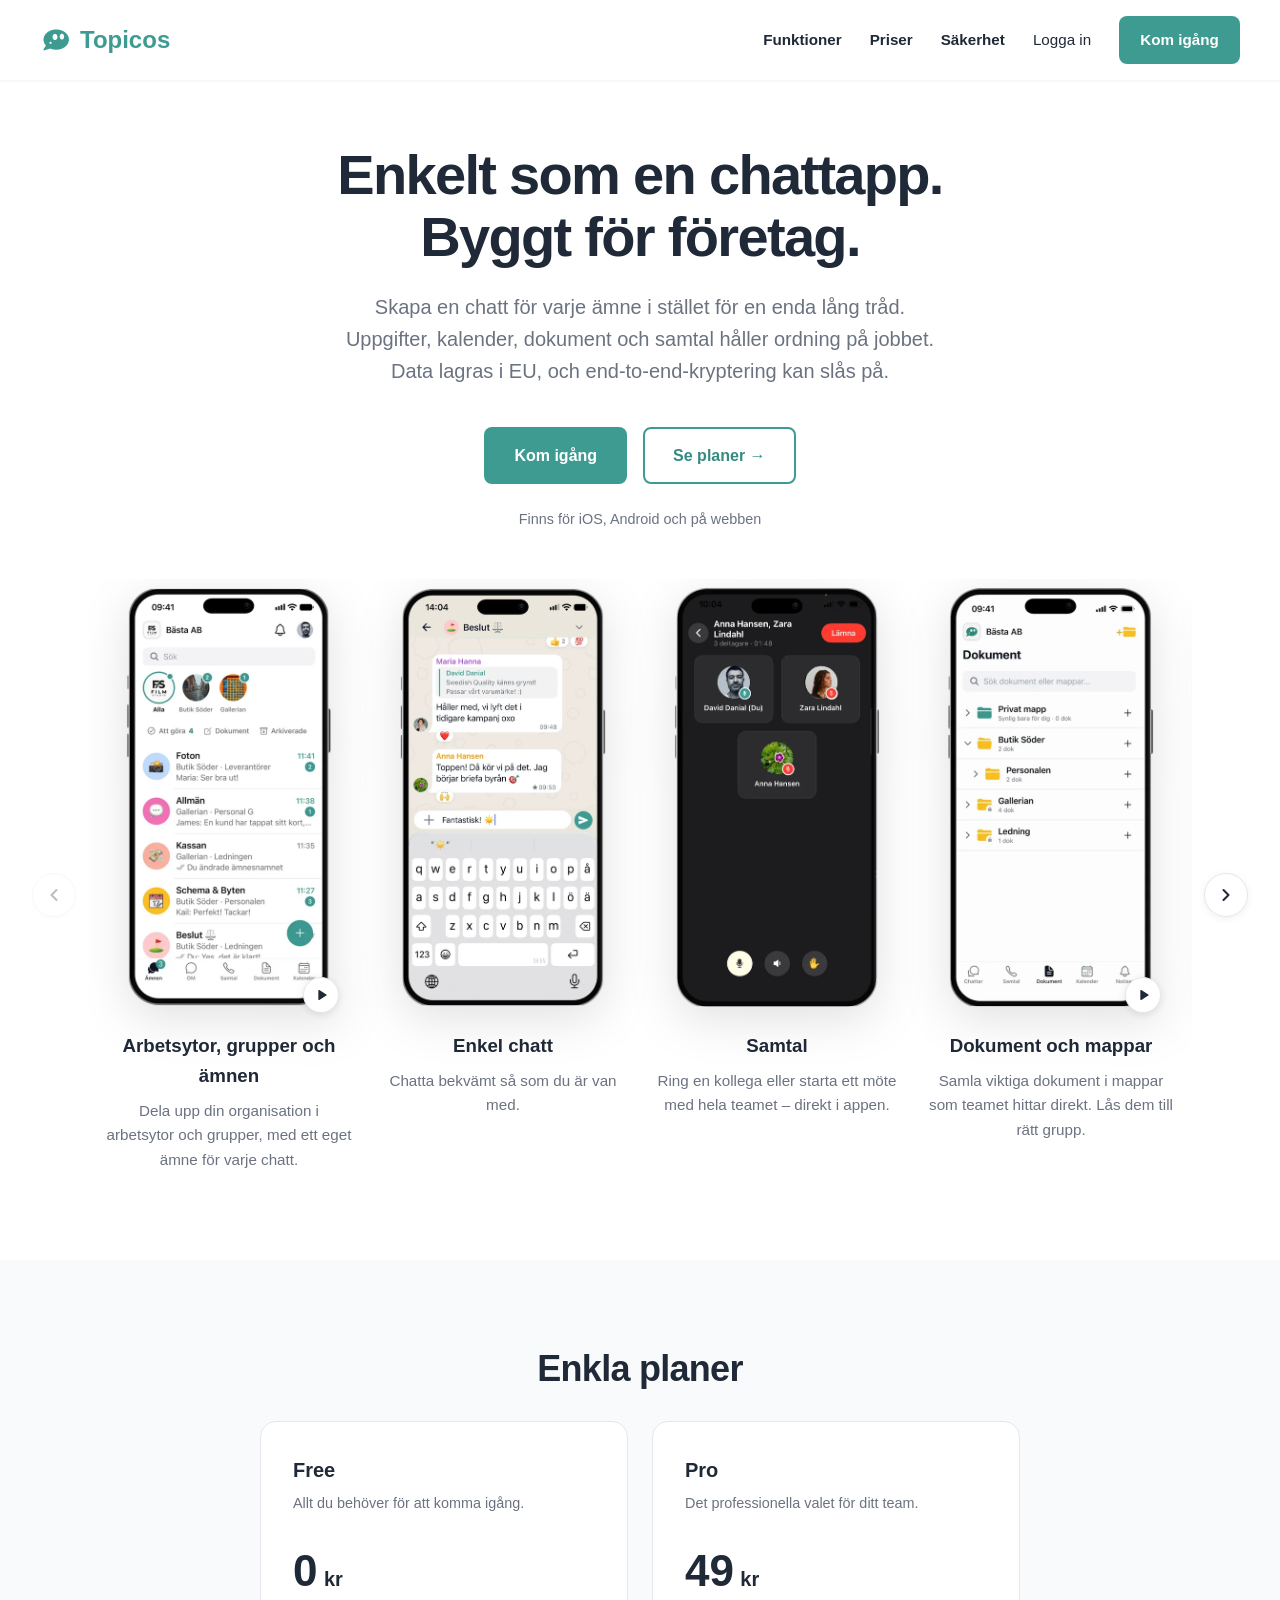
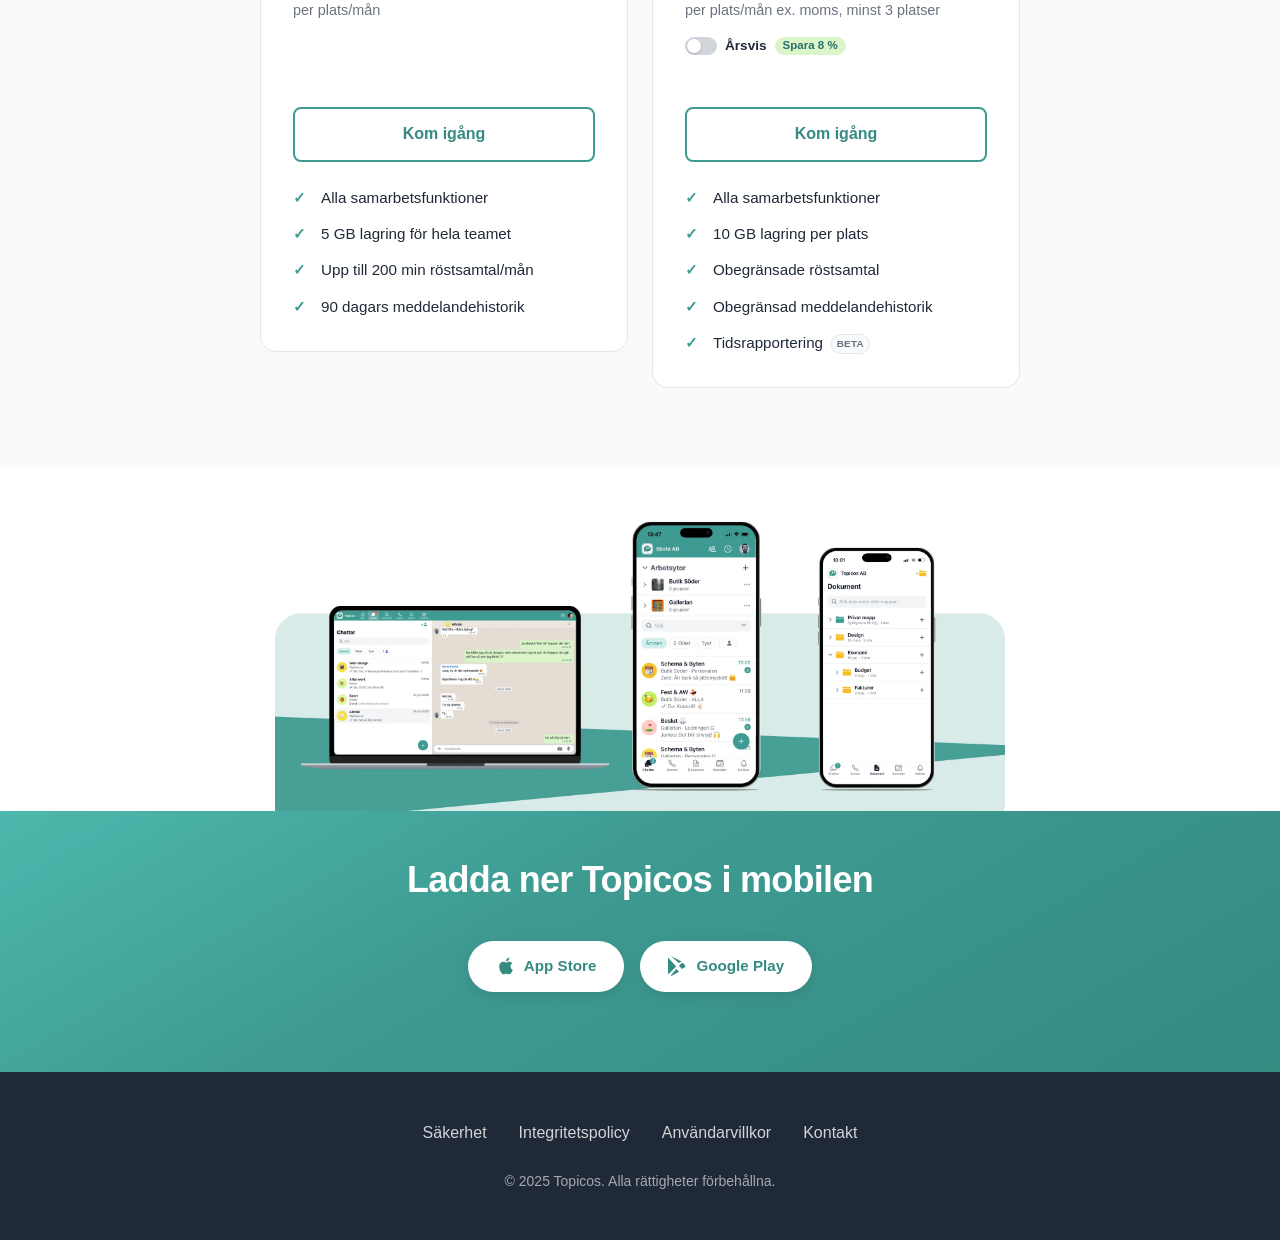
<file: index.html>
<!DOCTYPE html>
<html lang="sv">
<head>
  <meta charset="UTF-8">
  <meta name="viewport" content="width=device-width, initial-scale=1.0">
  <meta name="description" content="Topicos samlar teamets chatt, uppgifter, kalender, dokument och samtal — strukturerat per ämne. Enkelt som en chattapp, byggt för företag.">
  <title>Topicos – Chattapp för företag</title>

  <!-- Delningskort för Facebook, LinkedIn, Slack, iMessage m.fl. Bild- och sid-URL
       MÅSTE vara absoluta — tjänsterna hämtar dem från sina egna servrar och kan
       inte lösa relativa sökvägar. Håll og:title/og:description i synk med
       <title> och meta description ovan. -->
  <meta property="og:type" content="website">
  <meta property="og:site_name" content="Topicos">
  <meta property="og:locale" content="sv_SE">
  <meta property="og:url" content="https://topicos.app/">
  <meta property="og:title" content="Topicos – Chattapp för företag">
  <meta property="og:description" content="Topicos samlar teamets chatt, uppgifter, kalender, dokument och samtal — strukturerat per ämne. Enkelt som en chattapp, byggt för företag.">
  <meta property="og:image" content="https://topicos.app/Bilder/Topicos-showcase-2.png">
  <meta property="og:image:width" content="2300">
  <meta property="og:image:height" content="1080">
  <meta property="og:image:alt" content="Topicos på laptop och iPhone – chattar, grupper och ämnen">
  <meta name="twitter:card" content="summary_large_image">

  <link rel="stylesheet" href="styles.css">
  <link rel="icon" type="image/png" href="logo.png">
</head>
<body>
  <!-- Navigation -->
  <nav class="navbar">
    <div class="nav-container">
      <a href="/" class="logo"><img src="logo.png" alt="Topicos" class="logo-img" style="height:32px;width:32px;">Topicos</a>
      <div class="nav-links">
        <a href="#features">Funktioner</a>
        <a href="#pricing">Priser</a>
        <a href="sakerhet.html">Säkerhet</a>
        <a href="https://app.topicos.app" class="nav-signin">Logga in</a>
        <a href="https://app.topicos.app" class="btn btn-primary btn-sm">Kom igång</a>
      </div>
      <button class="hamburger" id="hamburger" aria-label="Meny">
        <span></span>
        <span></span>
        <span></span>
      </button>
    </div>
    <div class="mobile-menu" id="mobileMenu">
      <a href="#features">Funktioner</a>
      <a href="#pricing">Priser</a>
      <a href="sakerhet.html">Säkerhet</a>
      <a href="https://app.topicos.app">Logga in</a>
      <a href="privacy.html">Integritetspolicy</a>
      <a href="terms.html">Användarvillkor</a>
    </div>
  </nav>

  <!-- Hero Section -->
  <section class="hero">
    <div class="hero-content">
      <a href="#pricing" class="hero-campaign" data-campaign-only hidden>
        <span class="hero-campaign-badge" data-campaign-percent>&minus;50&nbsp;%</span>
        Lanseringserbjudande på Pro
        <span class="hero-campaign-arrow" aria-hidden="true">→</span>
      </a>
      <h1>Enkelt som en chattapp.<br>Byggt för företag.</h1>
      <p class="subtitle">Skapa en chatt för varje ämne i stället för en enda lång tråd. Uppgifter, kalender, dokument och samtal håller ordning på jobbet. Data lagras i EU, och end-to-end-kryptering kan slås på.</p>
      <div class="hero-cta">
        <a href="https://app.topicos.app" class="btn btn-primary">Kom igång</a>
        <a href="#pricing" class="btn btn-outline">Se planer →</a>
      </div>
      <p class="hero-platforms">Finns för iOS, Android och på webben</p>
    </div>
  </section>

  <!-- Features Section -->
  <section class="features" id="features" aria-label="Funktioner">
    <div class="features-carousel">
      <button class="features-arrow features-arrow-prev" type="button" aria-label="Visa föregående funktioner" aria-disabled="true">
        <svg viewBox="0 0 24 24" fill="none" stroke="currentColor" stroke-width="2.5" stroke-linecap="round" stroke-linejoin="round" aria-hidden="true"><path d="M15 6l-6 6 6 6"/></svg>
      </button>
      <div class="features-track">
        <div class="feature-card">
          <div class="feature-shot">
            <div class="feature-video">
              <video muted loop playsinline preload="none" width="434" height="880"
                     src="Bilder/funktioner/organisation.mp4"
                     poster="Bilder/funktioner/organisation-poster.webp"
                     style="-webkit-mask: url(Bilder/funktioner/organisation-poster.webp) 0 0 / 100% 100% no-repeat; mask: url(Bilder/funktioner/organisation-poster.webp) 0 0 / 100% 100% no-repeat"
                     aria-label="Video: ämneslistan filtreras på arbetsyta och grupp"></video>
              <span class="feature-video-poster" style="background-image: url(Bilder/funktioner/organisation-poster.webp)" aria-hidden="true"></span>
              <button class="feature-video-toggle" type="button" aria-label="Pausa videon" hidden>
                <svg class="icon-pause" viewBox="0 0 24 24" fill="currentColor" aria-hidden="true"><rect x="6" y="5" width="4" height="14" rx="1"/><rect x="14" y="5" width="4" height="14" rx="1"/></svg>
                <svg class="icon-play" viewBox="0 0 24 24" fill="currentColor" aria-hidden="true"><path d="M8 5.5v13a1 1 0 0 0 1.5.86l10.5-6.5a1 1 0 0 0 0-1.72L9.5 4.64A1 1 0 0 0 8 5.5z"/></svg>
              </button>
            </div>
          </div>
          <h3>Arbetsytor, grupper och ämnen</h3>
          <p>Dela upp din organisation i arbetsytor och grupper, med ett eget ämne för varje chatt.</p>
        </div>
        <div class="feature-card">
          <div class="feature-shot">
            <img src="Bilder/funktioner/chatt.webp" alt="En ämneschatt med svar från kollegor och ett meddelande som skrivs" width="435" height="880" loading="lazy" decoding="async">
          </div>
          <h3>Enkel chatt</h3>
          <p>Chatta bekvämt så som du är van med.</p>
        </div>
        <div class="feature-card">
          <div class="feature-shot">
            <img src="Bilder/funktioner/samtal.webp" alt="Ett pågående gruppsamtal med tre deltagare" width="433" height="880" loading="lazy" decoding="async">
          </div>
          <h3>Samtal</h3>
          <p>Ring en kollega eller starta ett möte med hela teamet – direkt i appen.</p>
        </div>
        <div class="feature-card">
          <div class="feature-shot">
            <div class="feature-video">
              <video muted loop playsinline preload="none" width="434" height="880"
                     src="Bilder/funktioner/dokument.mp4"
                     poster="Bilder/funktioner/dokument-poster.webp"
                     style="-webkit-mask: url(Bilder/funktioner/dokument-poster.webp) 0 0 / 100% 100% no-repeat; mask: url(Bilder/funktioner/dokument-poster.webp) 0 0 / 100% 100% no-repeat"
                     aria-label="Video: mappar öppnas i dokumentvyn och ett dokument redigeras"></video>
              <span class="feature-video-poster" style="background-image: url(Bilder/funktioner/dokument-poster.webp)" aria-hidden="true"></span>
              <button class="feature-video-toggle" type="button" aria-label="Pausa videon" hidden>
                <svg class="icon-pause" viewBox="0 0 24 24" fill="currentColor" aria-hidden="true"><rect x="6" y="5" width="4" height="14" rx="1"/><rect x="14" y="5" width="4" height="14" rx="1"/></svg>
                <svg class="icon-play" viewBox="0 0 24 24" fill="currentColor" aria-hidden="true"><path d="M8 5.5v13a1 1 0 0 0 1.5.86l10.5-6.5a1 1 0 0 0 0-1.72L9.5 4.64A1 1 0 0 0 8 5.5z"/></svg>
              </button>
            </div>
          </div>
          <h3>Dokument och mappar</h3>
          <p>Samla viktiga dokument i mappar som teamet hittar direkt. Lås dem till rätt grupp.</p>
        </div>
        <div class="feature-card">
          <div class="feature-shot">
            <img src="Bilder/funktioner/kalender.webp" alt="Teamkalendern med månadsvy och kommande möten" width="431" height="880" loading="lazy" decoding="async">
          </div>
          <h3>Teamkalender</h3>
          <p>Skapa event och möten i en gemensam kalender.</p>
        </div>
        <div class="feature-card">
          <div class="feature-shot">
            <img src="Bilder/funktioner/uppgifter.webp" alt="Uppgiftslistan med pågående uppgifter per grupp" width="435" height="880" loading="lazy" decoding="async">
          </div>
          <h3>Uppgiftshantering</h3>
          <p>Skapa och tilldela uppgifter till varandra.</p>
        </div>
        <div class="feature-card">
          <div class="feature-shot">
            <img src="Bilder/funktioner/kryptering.webp" alt="Krypteringsvyn med godkända enheter" width="434" height="880" loading="lazy" decoding="async">
          </div>
          <h3>End-to-end-kryptering</h3>
          <p>Krypterat på enheterna med nycklar som bara ni har. Data lagras i EU. <a href="sakerhet.html" class="feature-link" aria-label="Läs mer om säkerheten">Läs mer →</a></p>
        </div>
        <div class="feature-card">
          <div class="feature-shot">
            <img src="Bilder/funktioner/tidrapport.webp" alt="Tidrapporten med knappen Stämpla in" width="431" height="880" loading="lazy" decoding="async">
          </div>
          <h3>Tidsrapportering <span class="beta-badge">Beta</span></h3>
          <p>Stämpla in och ut, rapportera frånvaro och få allt klart för lön.</p>
        </div>
      </div>
      <button class="features-arrow features-arrow-next" type="button" aria-label="Visa fler funktioner" aria-disabled="false">
        <svg viewBox="0 0 24 24" fill="none" stroke="currentColor" stroke-width="2.5" stroke-linecap="round" stroke-linejoin="round" aria-hidden="true"><path d="M9 6l6 6-6 6"/></svg>
      </button>
    </div>
  </section>

  <!-- Pricing Section -->
  <section class="pricing" id="pricing">
    <div class="pricing-header">
      <h2 class="section-title">Enkla planer</h2>

      <!-- Kampanjmarkupen ligger kvar här och i Pro-kortet men speglar AV-läget
           (hidden, ordinarie pris, lika tunga kort) så inget blinkar när skriptet
           kör. Sätts CAMPAIGN.active på igen skriver skriptet om texterna och
           visar allt som är markerat med data-campaign-only. -->
      <div class="campaign-banner" data-campaign-only hidden>
        <span class="campaign-banner-badge" data-campaign-percent>&minus;50&nbsp;%</span>
        <div class="campaign-banner-text">
          <strong>Lanseringserbjudande</strong>
          <span id="campaignTerms">50 % rabatt på nya Pro-abonnemang de 3 första månaderna, sedan ordinarie pris. Gäller t.o.m. 2 februari 2027.</span>
        </div>
      </div>
    </div>

    <div class="pricing-grid">
      <!-- Free -->
      <div class="plan-card">
        <h3 class="plan-name">Free</h3>
        <p class="plan-tagline">Allt du behöver för att komma igång.</p>
        <div class="plan-price">
          <span class="price-original" data-monthly="" data-yearly=""></span>
          <span class="price-amount" data-monthly="0" data-yearly="0">0</span><span class="price-currency">kr</span>
        </div>
        <div class="price-unit">per plats/mån</div>
        <!-- Tom motsvarighet till Pros årsswitch, så knapparna ligger i linje. -->
        <div class="billing-switch-spacer" aria-hidden="true"></div>
        <div class="price-yearly-note"></div>
        <!-- Tom motsvarighet till Pros kampanjrad, så knapparna ligger i linje. -->
        <div class="price-campaign-note" data-campaign-only hidden></div>
        <a href="https://app.topicos.app" class="plan-cta plan-cta-outline">Kom igång</a>
        <ul class="plan-features">
          <li>Alla samarbetsfunktioner</li>
          <li>5 GB lagring för hela teamet</li>
          <li>Upp till 200 min röstsamtal/mån</li>
          <li>90 dagars meddelandehistorik</li>
        </ul>
      </div>

      <!-- Pro -->
      <div class="plan-card" id="planPro">
        <span class="plan-badge" data-campaign-only hidden><span data-campaign-percent>&minus;50&nbsp;%</span> just nu</span>
        <h3 class="plan-name">Pro</h3>
        <p class="plan-tagline">Det professionella valet för ditt team.</p>
        <div class="plan-price">
          <span class="price-original" data-monthly="" data-yearly="49"></span>
          <span class="price-amount" data-monthly="49" data-yearly="45">49</span><span class="price-currency">kr</span>
        </div>
        <div class="price-unit">per plats/mån ex. moms, minst 3 platser</div>
        <label class="billing-switch">
          <input type="checkbox" id="billingSwitch" role="switch" onchange="setBillingInterval(this.checked ? 'yearly' : 'monthly')">
          <span class="billing-switch-track" aria-hidden="true"></span>
          Årsvis <span class="discount-badge">Spara 8&nbsp;%</span>
        </label>
        <div class="price-yearly-note" data-yearly-total="540">faktureras årsvis (540 kr/plats/år)</div>
        <div class="price-campaign-note" data-campaign-only hidden></div>
        <a href="https://app.topicos.app" class="plan-cta plan-cta-outline">Kom igång</a>
        <ul class="plan-features">
          <li>Alla samarbetsfunktioner</li>
          <li>10 GB lagring per plats</li>
          <li>Obegränsade röstsamtal</li>
          <li>Obegränsad meddelandehistorik</li>
          <li>Tidsrapportering <span class="beta-badge">Beta</span></li>
        </ul>
      </div>
    </div>
  </section>

  <!-- App Showcase -->
  <section class="showcase">
    <img
      src="Bilder/topicos-showcase-2.webp"
      alt="Topicos på laptop och iPhone – chattar, grupper och ämnen"
      class="showcase-img"
      width="2300" height="1080"
      loading="lazy" decoding="async">
  </section>

  <!-- CTA Band -->
  <section class="cta-band">
    <h2>Ladda ner Topicos i mobilen</h2>
    <div class="app-badges">
      <a href="https://apps.apple.com/se/app/topicos/id6757752536" class="app-badge" target="_blank" rel="noopener">
        <svg width="20" height="20" viewBox="0 0 24 24" fill="currentColor"><path d="M18.71 19.5c-.83 1.24-1.71 2.45-3.05 2.47-1.34.03-1.77-.79-3.29-.79-1.53 0-2 .77-3.27.82-1.31.05-2.3-1.32-3.14-2.53C4.25 17 2.94 12.45 4.7 9.39c.87-1.52 2.43-2.48 4.12-2.51 1.28-.02 2.5.87 3.29.87.78 0 2.26-1.07 3.8-.91.65.03 2.47.26 3.64 1.98-.09.06-2.17 1.28-2.15 3.81.03 3.02 2.65 4.03 2.68 4.04-.03.07-.42 1.44-1.38 2.83M13 3.5c.73-.83 1.94-1.46 2.94-1.5.13 1.17-.34 2.35-1.04 3.19-.69.85-1.83 1.51-2.95 1.42-.15-1.15.41-2.35 1.05-3.11z"/></svg>
        App Store
      </a>
      <a href="https://play.google.com/store/apps/details?id=com.chattis.ShaboGo" class="app-badge" target="_blank" rel="noopener">
        <svg width="20" height="20" viewBox="0 0 24 24" fill="currentColor"><path d="M3.18 23.49c.22.17.49.26.78.26.19 0 .38-.05.56-.14l8.74-4.86-3.3-3.3L3.18 23.49zM.47 2.2C.17 2.6 0 3.15 0 3.8v16.4c0 .65.17 1.2.47 1.6l.04.04 9.2-9.2v-.08L.51 2.16.47 2.2zM20.17 10.13l-3.42-1.94-3.63 3.63 3.63 3.63 3.43-1.94c.98-.55 .98-1.45 0-2l-.01.01v-.01l-.01.01v-.01l.01.01v.01zM13.07 8.44L16.5 6.5 4.89.84c-.35-.2-.72-.27-1.06-.22l9.24 7.82z"/></svg>
        Google Play
      </a>
    </div>
  </section>

  <!-- Footer -->
  <footer class="footer">
    <div class="footer-links">
      <a href="sakerhet.html">Säkerhet</a>
      <a href="privacy.html">Integritetspolicy</a>
      <a href="terms.html">Användarvillkor</a>
      <a href="mailto:kontakt@topicos.app">Kontakt</a>
    </div>
    <p>&copy; 2025 Topicos. Alla rättigheter förbehållna.</p>
  </footer>

  <script>
    // Mobile hamburger menu
    const hamburger = document.getElementById('hamburger');
    const mobileMenu = document.getElementById('mobileMenu');

    hamburger.addEventListener('click', () => {
      mobileMenu.classList.toggle('active');
    });

    document.addEventListener('click', (e) => {
      if (!hamburger.contains(e.target) && !mobileMenu.contains(e.target)) {
        mobileMenu.classList.remove('active');
      }
    });

    // Close mobile menu when an anchor link is tapped
    mobileMenu.querySelectorAll('a[href^="#"]').forEach(a => {
      a.addEventListener('click', () => mobileMenu.classList.remove('active'));
    });

    // Funktionsbandet: pilarna bläddrar en hel sida (så många kolumner som
    // syns) och tonas ner vid kanterna. Själva rullningen är CSS (scroll-snap),
    // så svep på mobil och styrplatta fungerar utan det här. aria-disabled
    // i stället för disabled så att knappen behåller fokus när kanten nås.
    (function () {
      const track = document.querySelector('.features-track');
      const prev = document.querySelector('.features-arrow-prev');
      const next = document.querySelector('.features-arrow-next');
      if (!track || !prev || !next) return;

      const reduceMotion = window.matchMedia('(prefers-reduced-motion: reduce)').matches;

      // Bredden på det synliga kortområdet plus ett mellanrum, så att nästa
      // sida börjar exakt där den förra slutade. Snappningen rättar till
      // eventuella avrundningsfel.
      function pageWidth() {
        const style = getComputedStyle(track);
        const padding = parseFloat(style.paddingLeft) + parseFloat(style.paddingRight);
        return track.clientWidth - padding + (parseFloat(style.columnGap) || 0);
      }

      function scrollByPage(button, direction) {
        if (button.getAttribute('aria-disabled') === 'true') return;
        track.scrollBy({ left: direction * pageWidth(), behavior: reduceMotion ? 'auto' : 'smooth' });
      }

      function updateArrows() {
        const maxScroll = track.scrollWidth - track.clientWidth;
        prev.setAttribute('aria-disabled', String(track.scrollLeft <= 1));
        next.setAttribute('aria-disabled', String(track.scrollLeft >= maxScroll - 1));
      }

      prev.addEventListener('click', () => scrollByPage(prev, -1));
      next.addEventListener('click', () => scrollByPage(next, 1));
      track.addEventListener('scroll', updateArrows, { passive: true });
      window.addEventListener('resize', updateArrows);
      updateArrows();
    })();

    // Funktionsvideor: vanlig MP4 som spelar bara när den syns, står still vid
    // "minska rörelse" och pausas/startas med knappen. Utan skript syns
    // postern som en vanlig bild.
    (function () {
      const reduceMotion = window.matchMedia('(prefers-reduced-motion: reduce)').matches;

      document.querySelectorAll('.feature-video').forEach(wrap => {
        const video = wrap.querySelector('video');
        const toggle = wrap.querySelector('.feature-video-toggle');
        let userPaused = reduceMotion;
        let visible = false;

        function render() {
          const playing = !video.paused;
          toggle.classList.toggle('is-paused', !playing);
          toggle.setAttribute('aria-label', playing ? 'Pausa videon' : 'Spela videon');
        }

        function sync() {
          if (visible && !userPaused) {
            // Kan nekas (t.ex. strömsparläge på iPhone) — då står postern kvar
            // och knappen visar Spela. AbortError betyder bara att pause()
            // hann före, t.ex. vid snabb scrollning, och ska inte låsa videon.
            video.play().catch(err => {
              if (err.name === 'NotAllowedError') { userPaused = true; render(); }
            });
          } else {
            video.pause();
          }
        }

        // Postern ligger som ett eget lager ovanpå tills videon faktiskt har
        // ritat en bildruta — annars blinkar iPhone till med en tom ruta
        // mellan poster och första bildrutan. Den första bildrutan är samma
        // bild som postern, så bytet syns inte.
        // timeupdate är reserv så att postern aldrig blir kvar över en video
        // som spelar.
        function reveal() { wrap.classList.add('is-started'); }
        if ('requestVideoFrameCallback' in video) video.requestVideoFrameCallback(reveal);
        video.addEventListener('timeupdate', function onTime() {
          if (video.currentTime > 0) { reveal(); video.removeEventListener('timeupdate', onTime); }
        });

        video.addEventListener('play', render);
        video.addEventListener('pause', render);
        toggle.addEventListener('click', () => {
          userPaused = !video.paused;
          if (!userPaused) visible = true;
          sync();
        });

        new IntersectionObserver(entries => {
          visible = entries[0].isIntersecting;
          sync();
        }, { threshold: 0.5 }).observe(video);

        toggle.hidden = false;
        render();
      });
    })();

    // Lanseringskampanj — MÅSTE spegla CAMPAIGN i billing.html, som i sin tur
    // speglar LAUNCH_CAMPAIGN i functions/src/triggers/stripeConfig.ts. Servern
    // är den som faktiskt hänger på kupongen; det här styr bara vad sidan VISAR.
    // Sätt active: false när kampanjen är slut — då faller banner, badge och
    // kampanjpriser bort av sig själva och ordinarie prisvisning är kvar.
    const CAMPAIGN = {
      active: false,
      percentOff: 50,
      endsAt: '2027-02-02T23:59:59+01:00',
      // Varaktighet per intervall — speglar de två Stripe-kupongernas duration.
      terms: {
        monthly: 'de 3 första månaderna',
        yearly: 'första året',
      },
    };

    function campaignIsLive() {
      return CAMPAIGN.active && Date.now() <= Date.parse(CAMPAIGN.endsAt);
    }

    // Rabatterat belopp som VISNINGSSTRÄNG. Stripe räknar i ören och avrundar
    // inte till hela kronor (49 → 24,50), så halvkronor måste med — annars står
    // det 25 kr på sidan och 24,50 kr i kassan.
    function campaignPrice(amount) {
      const value = amount * (1 - CAMPAIGN.percentOff / 100);
      return Number.isInteger(value) ? String(value) : value.toFixed(2).replace('.', ',');
    }

    function campaignEndLabel() {
      return new Date(Date.parse(CAMPAIGN.endsAt))
        .toLocaleDateString('sv-SE', { day: 'numeric', month: 'long', year: 'numeric' });
    }

    // Pricing month/year toggle
    function setBillingInterval(interval) {
      const live = campaignIsLive();

      document.getElementById('billingSwitch').checked = interval === 'yearly';

      document.querySelectorAll('.plan-card').forEach(card => {
        const amountEl = card.querySelector('.price-amount');
        const originalEl = card.querySelector('.price-original');
        const listPrice = Number(amountEl.dataset[interval]);
        // Gratisplanen har inget att rabattera.
        const discounted = live && listPrice > 0;

        amountEl.textContent = discounted ? campaignPrice(listPrice) : amountEl.dataset[interval];

        // Under kampanjen är det ordinarie priset för valt intervall som stryks
        // över. Det ersätter årsrabattens jämförelsepris — annars konkurrerar två
        // "före"-priser i samma rad. Årspriset står ändå kvar i noten under.
        const original = discounted ? String(listPrice) : originalEl.dataset[interval];
        originalEl.textContent = original ? original + ' kr' : '';

        const yearlyNote = card.querySelector('.price-yearly-note');
        yearlyNote.style.visibility =
          (interval === 'yearly' && yearlyNote.textContent.trim()) ? 'visible' : 'hidden';

        // Raden finns i båda korten så knapparna ligger i linje, men bara det
        // rabatterade kortet får text. Håll den kort — den måste rymmas på en
        // rad i kortet, annars glider knapparna isär. Att rabatten är tillfällig
        // står i bannern ovanför.
        const campaignNote = card.querySelector('.price-campaign-note');
        if (campaignNote) {
          // Årsvis står månadspriset överst men årsbeloppet är det som dras, så
          // det rabatterade årspriset måste med — annars ser "22 kr/plats/mån"
          // ut att motsäga "540 kr/plats/år" på raden ovanför.
          const yearlyTotal = Number(yearlyNote.dataset.yearlyTotal || 0);
          const perYear = interval === 'yearly' && yearlyTotal
            ? ` (${campaignPrice(yearlyTotal)} kr/plats/år)`
            : '';
          campaignNote.textContent = discounted
            ? `−${CAMPAIGN.percentOff} % ${CAMPAIGN.terms[interval]}${perYear}`
            : '';
        }
      });

      const terms = document.getElementById('campaignTerms');
      if (terms) {
        terms.textContent = `${CAMPAIGN.percentOff} % rabatt på nya Pro-abonnemang ` +
          `${CAMPAIGN.terms[interval]}, sedan ordinarie pris. ` +
          `Gäller t.o.m. ${campaignEndLabel()}.`;
      }
    }

    // Kampanjen är utskriven i HTML för att slippa prisblink vid inladdning.
    // Här städas den bort igen när flaggan är av eller slutdatumet passerat.
    (function () {
      const live = campaignIsLive();

      document.querySelectorAll('[data-campaign-only]').forEach(el => {
        el.hidden = !live;
      });
      document.querySelectorAll('[data-campaign-percent]').forEach(el => {
        el.textContent = `−${CAMPAIGN.percentOff} %`;
      });

      // Pro lyfts fram medan erbjudandet gäller; utan kampanj ska korten väga lika.
      const pro = document.getElementById('planPro');
      pro.classList.toggle('plan-card-featured', live);
      const proCta = pro.querySelector('.plan-cta');
      proCta.classList.toggle('plan-cta-primary', live);
      proCta.classList.toggle('plan-cta-outline', !live);

      setBillingInterval('monthly');
    })();

    // På mobil är webbappen (app.topicos.app) inte responsiv ännu, så styr om
    // alla app-länkar till rätt appbutik. Butiks-URL:erna återanvänds från
    // badgesen i CTA-bandet så det bara finns en källa att underhålla.
    (function () {
      const ua = navigator.userAgent || navigator.vendor || '';
      const isAndroid = /android/i.test(ua);
      const isIOS = /iPad|iPhone|iPod/.test(ua) ||
        (navigator.platform === 'MacIntel' && navigator.maxTouchPoints > 1);
      if (!isAndroid && !isIOS) return;

      const badge = document.querySelector(
        isIOS ? 'a[href*="apps.apple.com"]' : 'a[href*="play.google.com"]'
      );
      if (!badge) return;

      document.querySelectorAll('a[href^="https://app.topicos.app"]').forEach(a => {
        a.href = badge.href;
        a.target = '_blank';
        a.rel = 'noopener';
      });
    })();
  </script>
</body>
</html>
</file>
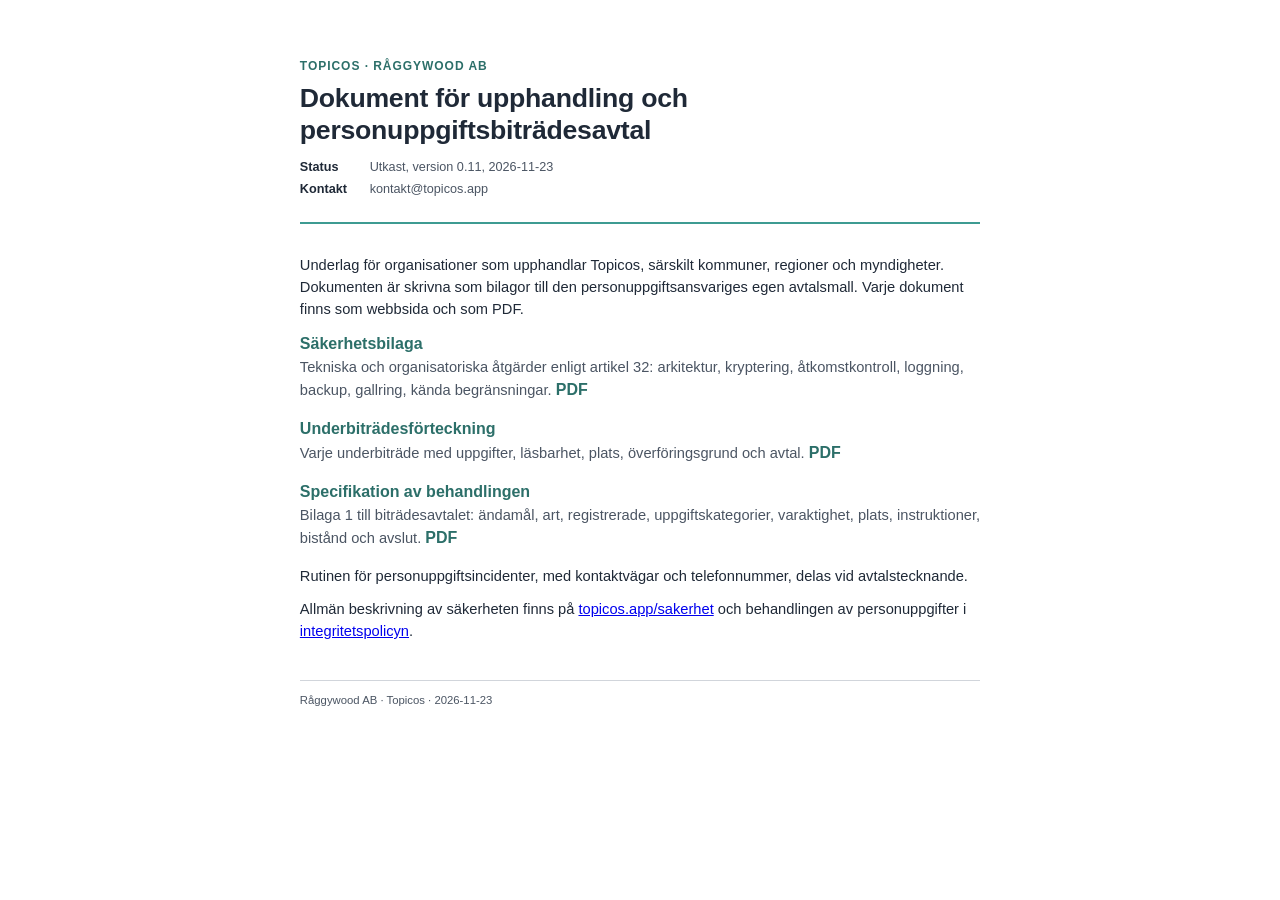
<file: dokument/index.html>
<!DOCTYPE html>
<html lang="sv">
<head>
  <meta charset="UTF-8">
  <meta name="viewport" content="width=device-width, initial-scale=1.0">
  <meta name="robots" content="noindex">
  <title>Dokument för upphandling – Topicos</title>
  <link rel="stylesheet" href="dokument.css">
</head>
<body>
  <header class="doc-head">
    <p class="doc-kicker">Topicos · Råggywood AB</p>
    <h1>Dokument för upphandling och personuppgiftsbiträdesavtal</h1>
    <dl class="doc-meta">
      <dt>Status</dt><dd>Utkast, version 0.11, 2026-11-23</dd>
      <dt>Kontakt</dt><dd>kontakt@topicos.app</dd>
    </dl>
  </header>
  <p>Underlag för organisationer som upphandlar Topicos, särskilt kommuner, regioner och myndigheter. Dokumenten är skrivna som bilagor till den personuppgiftsansvariges egen avtalsmall. Varje dokument finns som webbsida och som PDF.</p>
  <ul class="doc-index">
    <li><a href="sakerhetsbilaga.html">Säkerhetsbilaga</a><span>Tekniska och organisatoriska åtgärder enligt artikel 32: arkitektur, kryptering, åtkomstkontroll, loggning, backup, gallring, kända begränsningar. <a href="pdf/sakerhetsbilaga.pdf">PDF</a></span></li>
    <li><a href="underbitradesforteckning.html">Underbiträdesförteckning</a><span>Varje underbiträde med uppgifter, läsbarhet, plats, överföringsgrund och avtal. <a href="pdf/underbitradesforteckning.pdf">PDF</a></span></li>
    <li><a href="behandlingsspecifikation.html">Specifikation av behandlingen</a><span>Bilaga 1 till biträdesavtalet: ändamål, art, registrerade, uppgiftskategorier, varaktighet, plats, instruktioner, bistånd och avslut. <a href="pdf/behandlingsspecifikation.pdf">PDF</a></span></li>  </ul>
  <p>Rutinen för personuppgiftsincidenter, med kontaktvägar och telefonnummer, delas vid avtalstecknande.</p>
  <p>Allmän beskrivning av säkerheten finns på <a href="../sakerhet.html">topicos.app/sakerhet</a> och behandlingen av personuppgifter i <a href="../privacy.html">integritetspolicyn</a>.</p>
  <footer class="doc-foot">Råggywood AB · Topicos · 2026-11-23</footer>
</body>
</html>
</file>
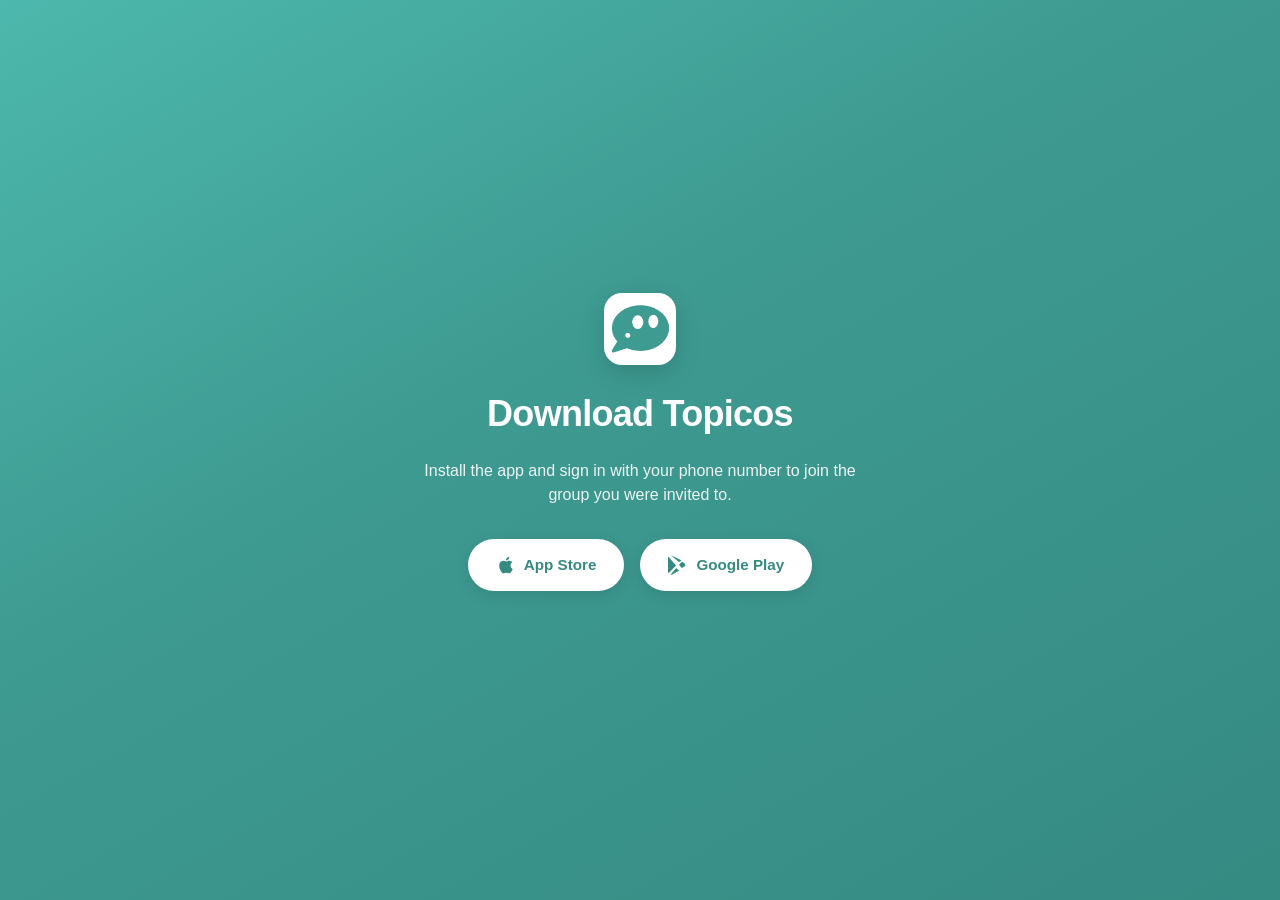
<file: download.html>
<!DOCTYPE html>
<html lang="sv">
<head>
  <meta charset="UTF-8">
  <meta name="viewport" content="width=device-width, initial-scale=1.0">
  <meta name="description" content="Ladda ner Topicos från App Store eller Google Play.">
  <title>Ladda ner Topicos</title>

  <!-- Länken i appens SMS-inbjudan (topicos.app/download). Mobiler skickas direkt
       till rätt appbutik; datorer och okända enheter ser båda knapparna. -->
  <meta property="og:type" content="website">
  <meta property="og:site_name" content="Topicos">
  <meta property="og:url" content="https://topicos.app/download">
  <meta property="og:title" content="Ladda ner Topicos">
  <meta property="og:description" content="Chatt, uppgifter, kalender, dokument och samtal för teamet — strukturerat per ämne.">
  <meta property="og:image" content="https://topicos.app/Bilder/Topicos-showcase-2.png">

  <link rel="stylesheet" href="styles.css">
  <link rel="icon" type="image/png" href="logo.png">

  <script>
    // Körs i <head> så att mobilen hoppar vidare innan sidan hinner ritas.
    (function () {
      var ua = navigator.userAgent || navigator.vendor || '';
      var isAndroid = /android/i.test(ua);
      var isIOS = /iPad|iPhone|iPod/.test(ua) ||
        (navigator.platform === 'MacIntel' && navigator.maxTouchPoints > 1);
      if (isIOS) {
        location.replace('https://apps.apple.com/se/app/topicos/id6757752536');
      } else if (isAndroid) {
        location.replace('https://play.google.com/store/apps/details?id=com.chattis.ShaboGo');
      }
    })();
  </script>

  <style>
    body {
      margin: 0;
      min-height: 100vh;
      display: flex;
      align-items: center;
      justify-content: center;
    }
    .download-page {
      flex: 1;
      align-self: stretch;
      display: flex;
      flex-direction: column;
      align-items: center;
      justify-content: center;
      padding: 3rem 16px 4rem;
    }
    .download-logo {
      width: 72px;
      height: 72px;
      border-radius: 18px;
      margin-bottom: 1.25rem;
      box-shadow: 0 8px 24px rgba(0,0,0,0.15);
    }
    .download-page p {
      max-width: 28rem;
      margin: -1rem auto 2rem;
      opacity: 0.9;
      line-height: 1.5;
    }
  </style>
</head>
<body>
  <main class="cta-band download-page">
    <img src="logo.png" alt="Topicos" class="download-logo">
    <h2 data-i18n="title">Ladda ner Topicos</h2>
    <p data-i18n="lead">Installera appen och logga in med ditt telefonnummer för att gå med i gruppen du blivit inbjuden till.</p>
    <div class="app-badges">
      <a href="https://apps.apple.com/se/app/topicos/id6757752536" class="app-badge" rel="noopener">
        <svg width="20" height="20" viewBox="0 0 24 24" fill="currentColor"><path d="M18.71 19.5c-.83 1.24-1.71 2.45-3.05 2.47-1.34.03-1.77-.79-3.29-.79-1.53 0-2 .77-3.27.82-1.31.05-2.3-1.32-3.14-2.53C4.25 17 2.94 12.45 4.7 9.39c.87-1.52 2.43-2.48 4.12-2.51 1.28-.02 2.5.87 3.29.87.78 0 2.26-1.07 3.8-.91.65.03 2.47.26 3.64 1.98-.09.06-2.17 1.28-2.15 3.81.03 3.02 2.65 4.03 2.68 4.04-.03.07-.42 1.44-1.38 2.83M13 3.5c.73-.83 1.94-1.46 2.94-1.5.13 1.17-.34 2.35-1.04 3.19-.69.85-1.83 1.51-2.95 1.42-.15-1.15.41-2.35 1.05-3.11z"/></svg>
        App Store
      </a>
      <a href="https://play.google.com/store/apps/details?id=com.chattis.ShaboGo" class="app-badge" rel="noopener">
        <svg width="20" height="20" viewBox="0 0 24 24" fill="currentColor"><path d="M3.18 23.49c.22.17.49.26.78.26.19 0 .38-.05.56-.14l8.74-4.86-3.3-3.3L3.18 23.49zM.47 2.2C.17 2.6 0 3.15 0 3.8v16.4c0 .65.17 1.2.47 1.6l.04.04 9.2-9.2v-.08L.51 2.16.47 2.2zM20.17 10.13l-3.42-1.94-3.63 3.63 3.63 3.63 3.43-1.94c.98-.55 .98-1.45 0-2l-.01.01v-.01l-.01.01v-.01l.01.01v.01zM13.07 8.44L16.5 6.5 4.89.84c-.35-.2-.72-.27-1.06-.22l9.24 7.82z"/></svg>
        Google Play
      </a>
    </div>
  </main>

  <script>
    // SMS-inbjudan skickas på avsändarens språk, men mottagaren kan läsa ett annat.
    (function () {
      var texts = {
        en: {
          title: 'Download Topicos',
          lead: 'Install the app and sign in with your phone number to join the group you were invited to.'
        },
        es: {
          title: 'Descarga Topicos',
          lead: 'Instala la app e inicia sesión con tu número de teléfono para unirte al grupo al que te invitaron.'
        }
      };
      var lang = (navigator.language || 'sv').slice(0, 2).toLowerCase();
      var t = texts[lang];
      if (!t) return;
      document.documentElement.lang = lang;
      document.title = t.title;
      document.querySelectorAll('[data-i18n]').forEach(function (el) {
        el.textContent = t[el.getAttribute('data-i18n')];
      });
    })();
  </script>
</body>
</html>
</file>
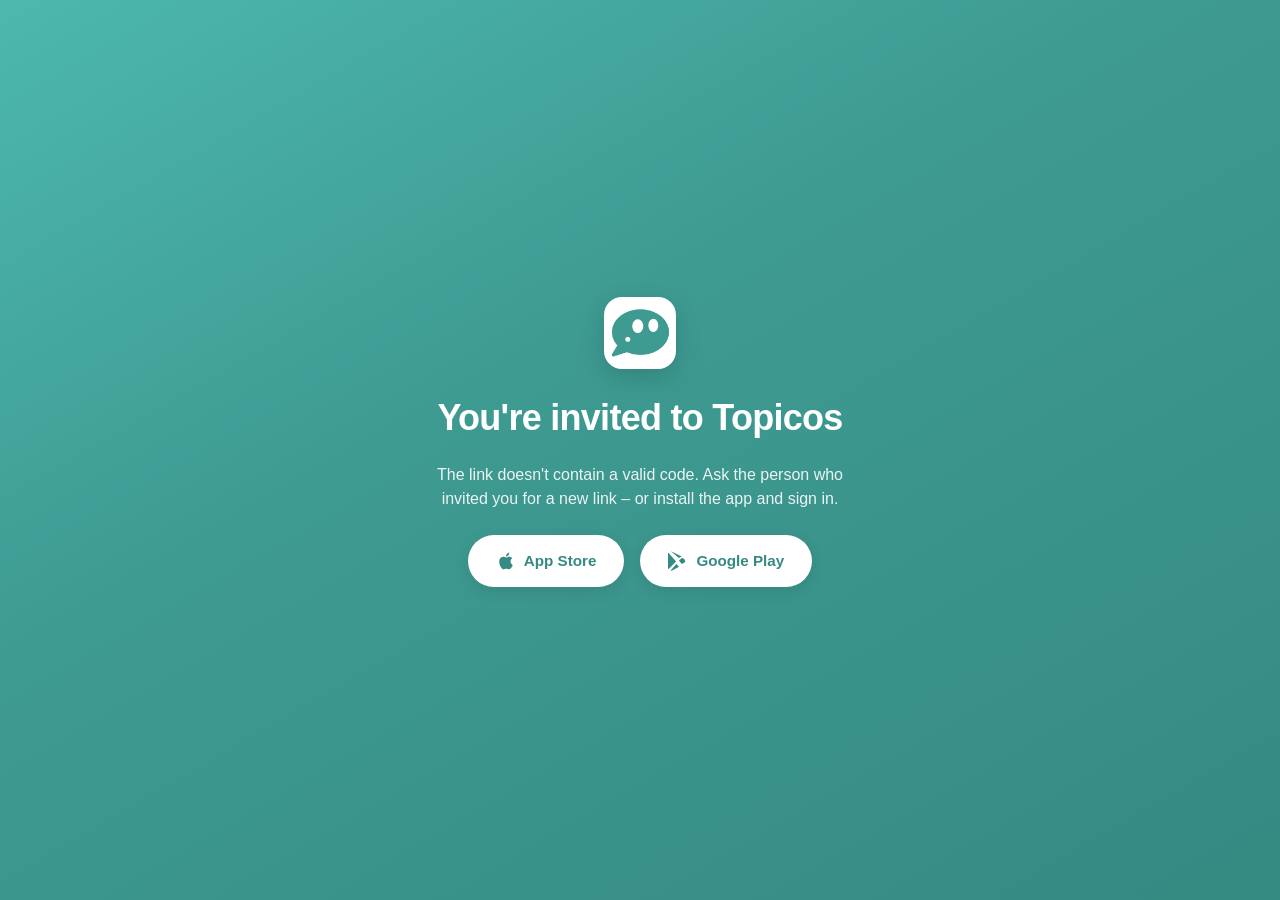
<file: join.html>
<!DOCTYPE html>
<html lang="sv">
<head>
  <meta charset="UTF-8">
  <meta name="viewport" content="width=device-width, initial-scale=1.0">
  <meta name="robots" content="noindex">
  <meta name="description" content="Du är inbjuden till en grupp på Topicos.">
  <title>Gå med i Topicos</title>

  <!-- Inbjudningslänken från appen (topicos.app/join?c=KOD) — också det QR-koden
       pekar på. Appen fångar topicos://join/KOD; den som saknar appen installerar
       först och skriver sedan in koden under "Gå med med kod". Koden är
       hemligheten och visas därför bara här, aldrig i förhandsvisningen. -->
  <meta property="og:type" content="website">
  <meta property="og:site_name" content="Topicos">
  <meta property="og:title" content="Du är inbjuden till Topicos">
  <meta property="og:description" content="Öppna länken för att gå med i gruppen.">
  <meta property="og:image" content="https://topicos.app/Bilder/Topicos-showcase-2.png">

  <link rel="stylesheet" href="styles.css">
  <link rel="icon" type="image/png" href="logo.png">

  <style>
    body {
      margin: 0;
      min-height: 100vh;
      display: flex;
      align-items: center;
      justify-content: center;
    }
    .join-page {
      flex: 1;
      align-self: stretch;
      display: flex;
      flex-direction: column;
      align-items: center;
      justify-content: center;
      padding: 3rem 16px 4rem;
      text-align: center;
    }
    .join-logo {
      width: 72px;
      height: 72px;
      border-radius: 18px;
      margin-bottom: 1.25rem;
      box-shadow: 0 8px 24px rgba(0,0,0,0.15);
    }
    .join-page p {
      max-width: 28rem;
      margin: 0 auto 1.5rem;
      opacity: 0.9;
      line-height: 1.5;
    }
    .join-page h2 {
      margin-bottom: 1rem;
    }
    .join-code {
      font-size: 2rem;
      font-weight: 700;
      letter-spacing: 0.2em;
      padding: 0.6rem 1.2rem;
      margin-bottom: 1.5rem;
      border-radius: 14px;
      background: rgba(255,255,255,0.15);
      font-variant-numeric: tabular-nums;
      user-select: all;
    }
    .join-open {
      display: inline-block;
      padding: 0.9rem 2rem;
      margin-bottom: 1.75rem;
      border-radius: 999px;
      background: #fff;
      color: #2c7a72;
      font-weight: 700;
      font-size: 1.05rem;
      text-decoration: none;
    }
    .join-steps {
      font-size: 0.95rem;
    }
    .join-page .join-web {
      margin-top: 1.75rem;
      font-size: 0.95rem;
    }
    .join-web a {
      color: inherit;
    }
    [hidden] {
      display: none !important;
    }
  </style>
</head>
<body>
  <main class="cta-band join-page">
    <img src="logo.png" alt="Topicos" class="join-logo">
    <h2 data-i18n="title">Du är inbjuden till Topicos</h2>

    <div id="with-code" hidden>
      <div class="join-code" id="code"></div>
      <div><a class="join-open" id="open-app" href="#" data-i18n="open">Öppna i appen</a></div>
      <p class="join-steps" data-i18n="steps">Har du inte appen? Installera den, logga in med ditt telefonnummer och välj ”Gå med med kod” – skriv in koden ovan.</p>
    </div>
    <p id="without-code" hidden data-i18n="noCode">Länken saknar en giltig kod. Be den som bjöd in dig om en ny länk – eller installera appen och logga in.</p>

    <div class="app-badges">
      <a href="https://apps.apple.com/se/app/topicos/id6757752536" class="app-badge" rel="noopener">
        <svg width="20" height="20" viewBox="0 0 24 24" fill="currentColor"><path d="M18.71 19.5c-.83 1.24-1.71 2.45-3.05 2.47-1.34.03-1.77-.79-3.29-.79-1.53 0-2 .77-3.27.82-1.31.05-2.3-1.32-3.14-2.53C4.25 17 2.94 12.45 4.7 9.39c.87-1.52 2.43-2.48 4.12-2.51 1.28-.02 2.5.87 3.29.87.78 0 2.26-1.07 3.8-.91.65.03 2.47.26 3.64 1.98-.09.06-2.17 1.28-2.15 3.81.03 3.02 2.65 4.03 2.68 4.04-.03.07-.42 1.44-1.38 2.83M13 3.5c.73-.83 1.94-1.46 2.94-1.5.13 1.17-.34 2.35-1.04 3.19-.69.85-1.83 1.51-2.95 1.42-.15-1.15.41-2.35 1.05-3.11z"/></svg>
        App Store
      </a>
      <a href="https://play.google.com/store/apps/details?id=com.chattis.ShaboGo" class="app-badge" rel="noopener">
        <svg width="20" height="20" viewBox="0 0 24 24" fill="currentColor"><path d="M3.18 23.49c.22.17.49.26.78.26.19 0 .38-.05.56-.14l8.74-4.86-3.3-3.3L3.18 23.49zM.47 2.2C.17 2.6 0 3.15 0 3.8v16.4c0 .65.17 1.2.47 1.6l.04.04 9.2-9.2v-.08L.51 2.16.47 2.2zM20.17 10.13l-3.42-1.94-3.63 3.63 3.63 3.63 3.43-1.94c.98-.55 .98-1.45 0-2l-.01.01v-.01l-.01.01v-.01l.01.01v.01zM13.07 8.44L16.5 6.5 4.89.84c-.35-.2-.72-.27-1.06-.22l9.24 7.82z"/></svg>
        Google Play
      </a>
    </div>

    <p class="join-web" id="web" hidden>
      <a id="open-web" href="#" data-i18n="web">Eller fortsätt i webbläsaren</a>
    </p>
  </main>

  <script>
    (function () {
      var texts = {
        en: {
          title: "You're invited to Topicos",
          open: 'Open in the app',
          steps: "Don't have the app? Install it, sign in with your phone number and choose “Join with code” – enter the code above.",
          noCode: "The link doesn't contain a valid code. Ask the person who invited you for a new link – or install the app and sign in.",
          web: 'Or continue in the browser'
        },
        es: {
          title: 'Te han invitado a Topicos',
          open: 'Abrir en la app',
          steps: '¿No tienes la app? Instálala, inicia sesión con tu número de teléfono y elige «Unirse con código» – introduce el código de arriba.',
          noCode: 'El enlace no contiene un código válido. Pide un enlace nuevo a quien te invitó – o instala la app e inicia sesión.',
          web: 'O continúa en el navegador'
        }
      };
      var lang = (navigator.language || 'sv').slice(0, 2).toLowerCase();
      var t = texts[lang];
      if (t) {
        document.documentElement.lang = lang;
        document.title = t.title;
        document.querySelectorAll('[data-i18n]').forEach(function (el) {
          el.textContent = t[el.getAttribute('data-i18n')];
        });
      }

      // Samma normalisering som appen: versaler, bara A–Z och 0–9, exakt 8 tecken.
      var raw = new URLSearchParams(location.search).get('c') || '';
      var code = raw.toUpperCase().replace(/[^A-Z0-9]/g, '');
      if (code.length !== 8) {
        document.getElementById('without-code').hidden = false;
        return;
      }
      document.getElementById('code').textContent = code.slice(0, 4) + '-' + code.slice(4);
      // Android/Chrome öppnar inte en bar topicos://-länk som inget fångar — det
      // blir tyst. En intent://-länk går till appen om den kan ta emot länken,
      // och annars till Google Play i stället för ingenting.
      var isAndroid = /android/i.test(navigator.userAgent || '');
      document.getElementById('open-app').href = isAndroid
        ? 'intent://join/' + code + '#Intent;scheme=topicos;package=com.chattis.ShaboGo;' +
          'S.browser_fallback_url=' + encodeURIComponent('https://play.google.com/store/apps/details?id=com.chattis.ShaboGo') + ';end'
        : 'topicos://join/' + code;
      document.getElementById('open-web').href = 'https://app.topicos.app/?join=' + code;
      document.getElementById('with-code').hidden = false;
      document.getElementById('web').hidden = false;
    })();
  </script>
</body>
</html>
</file>
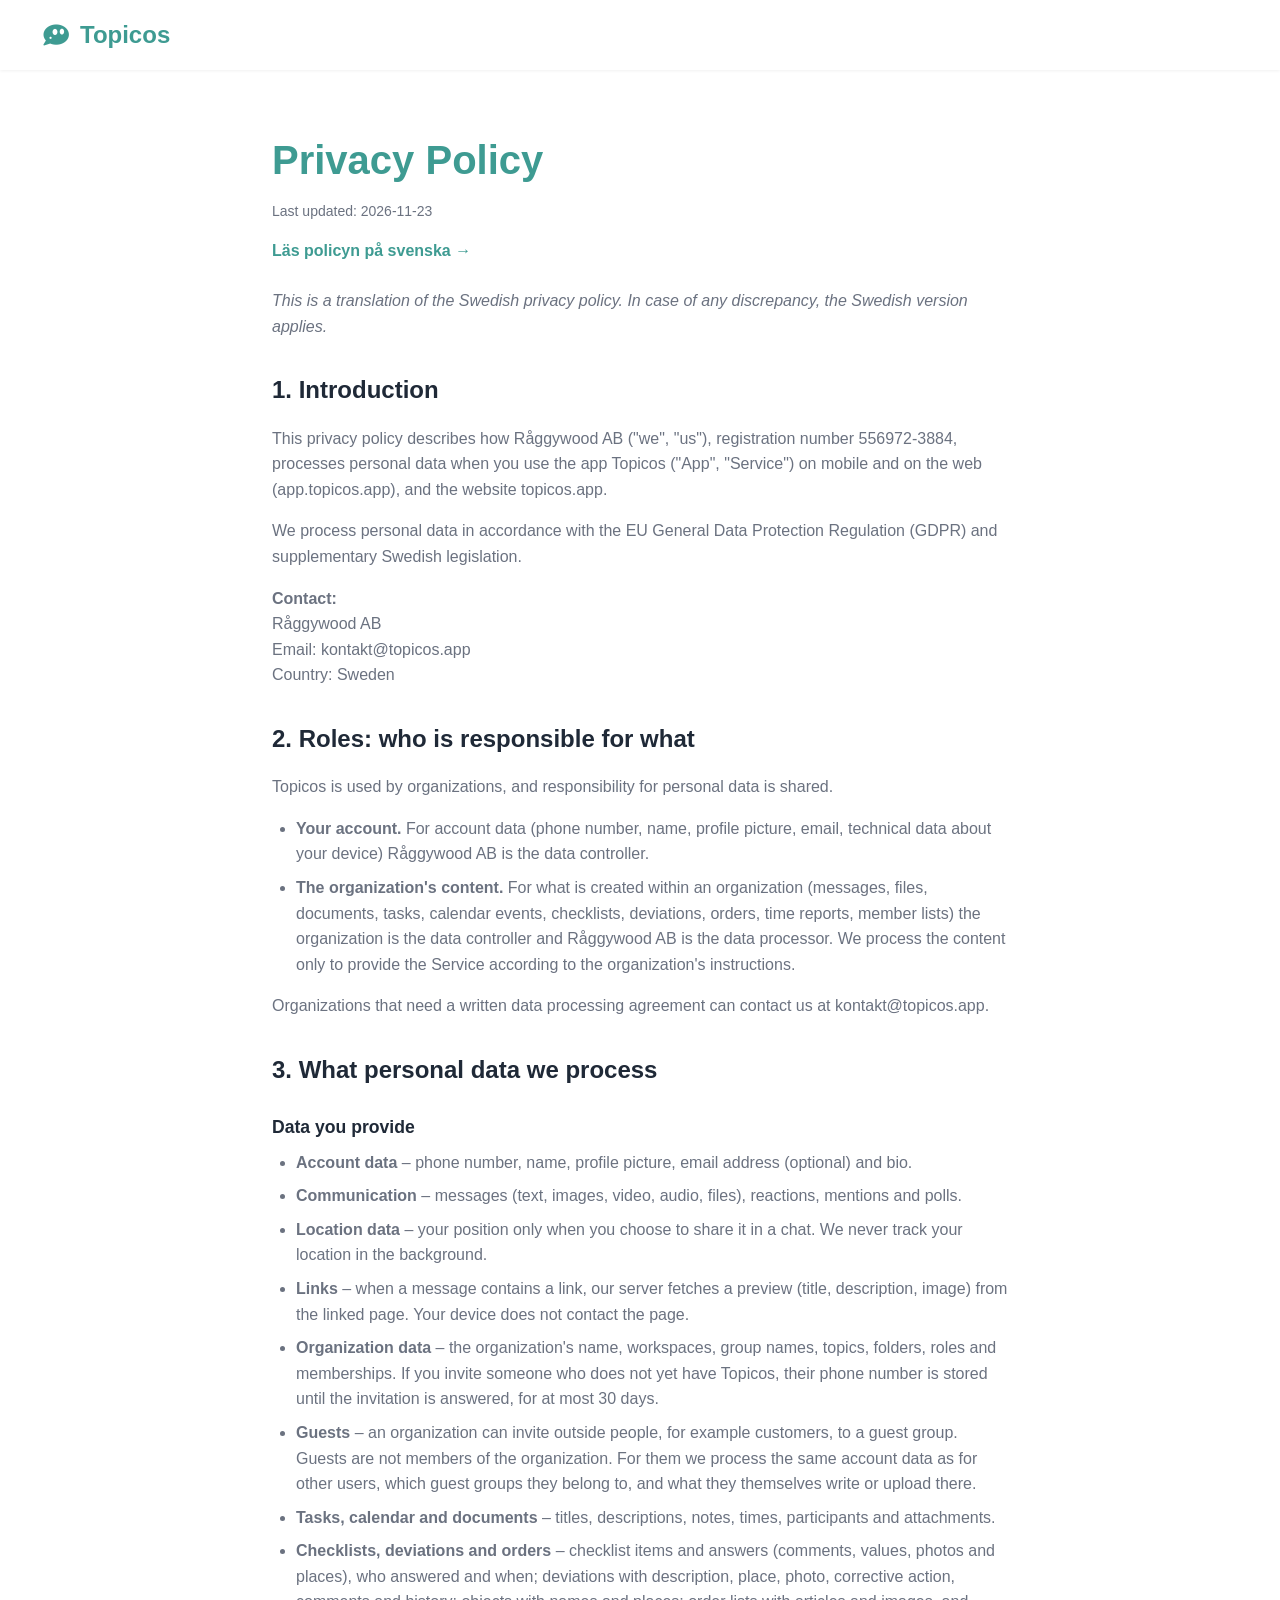
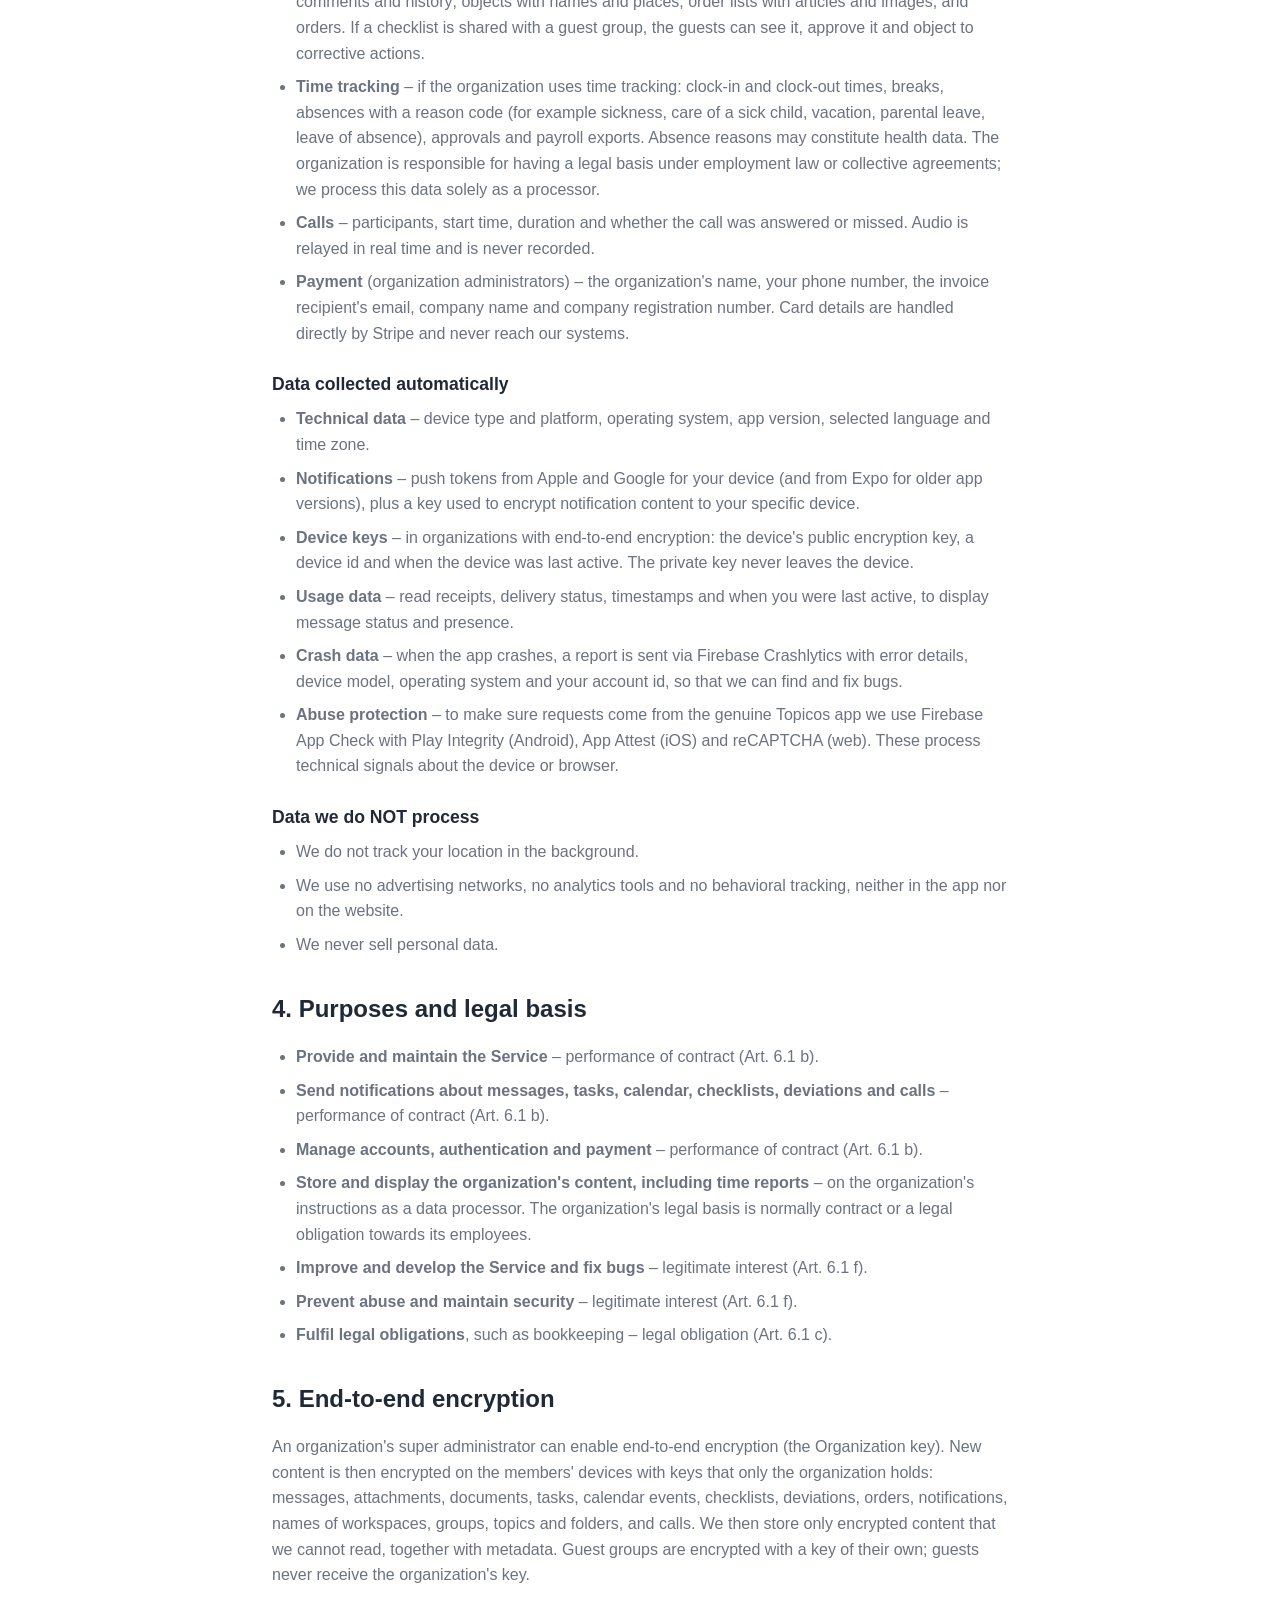
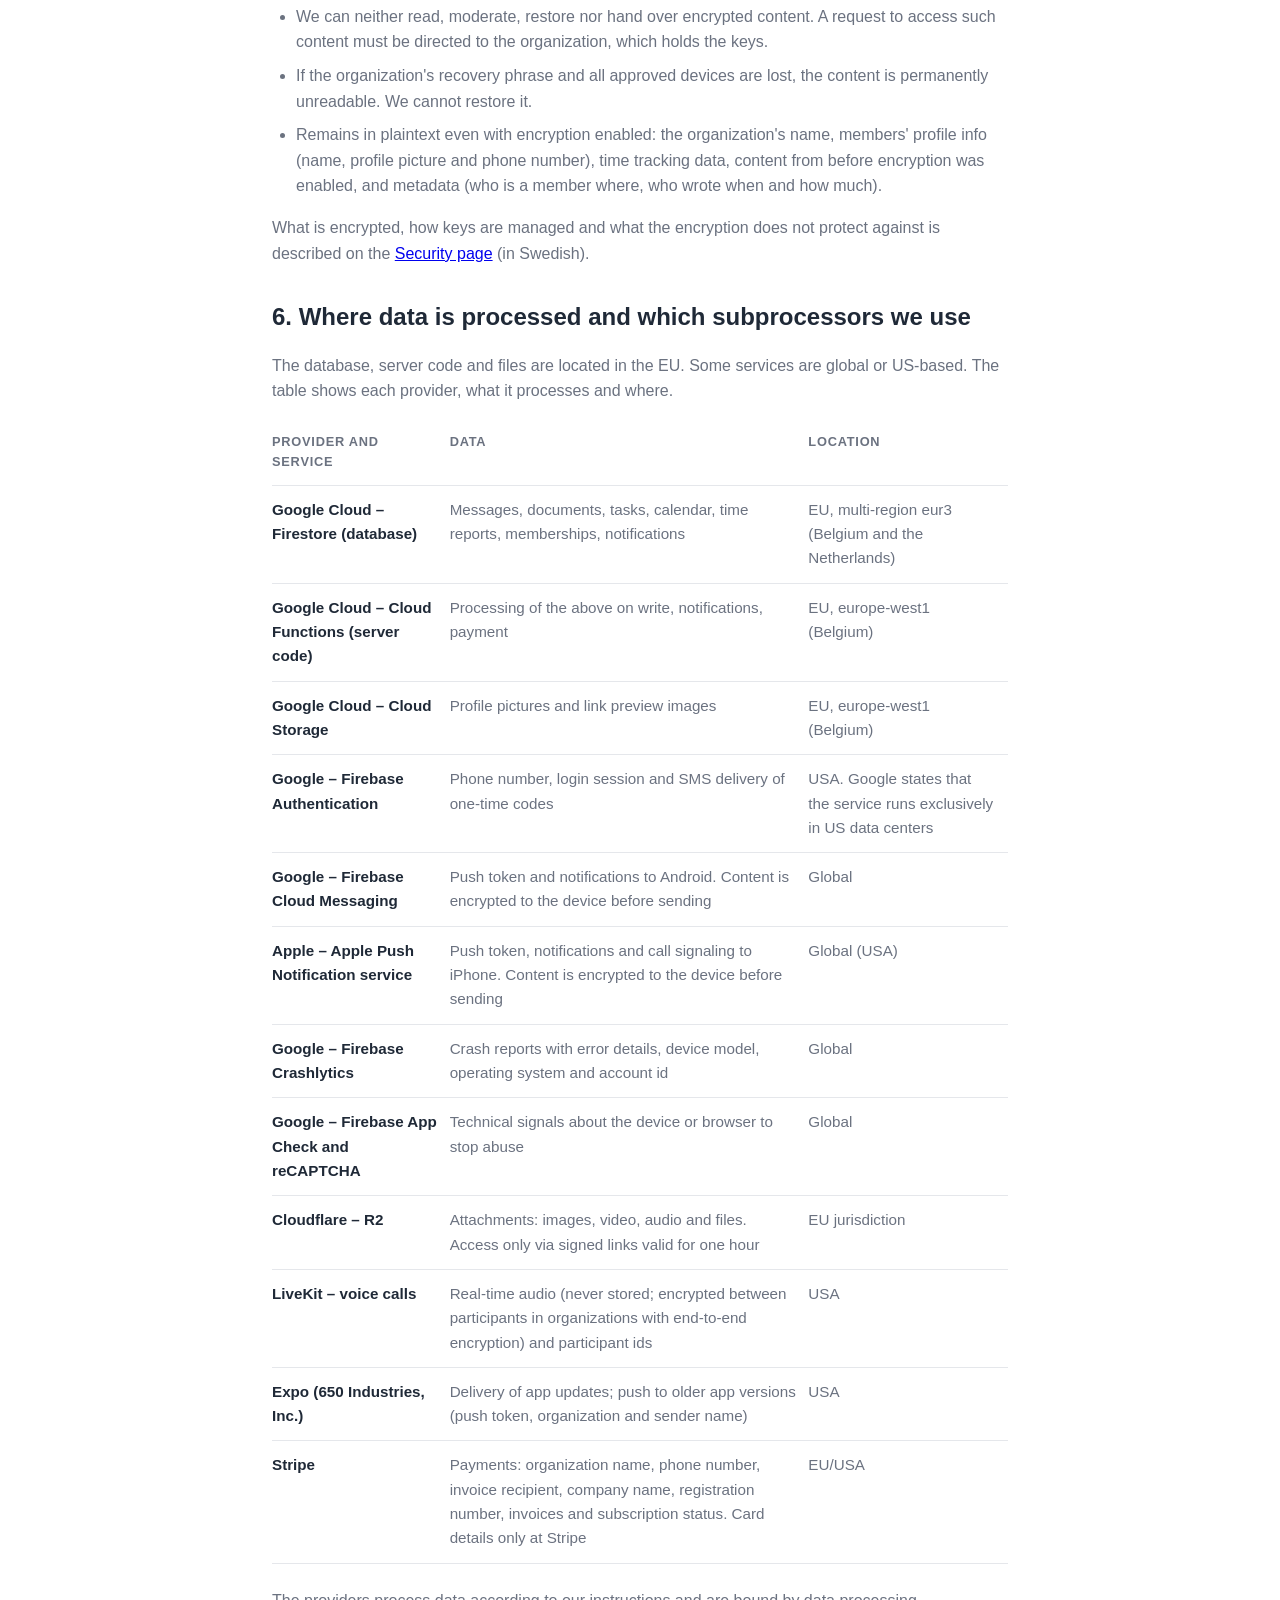
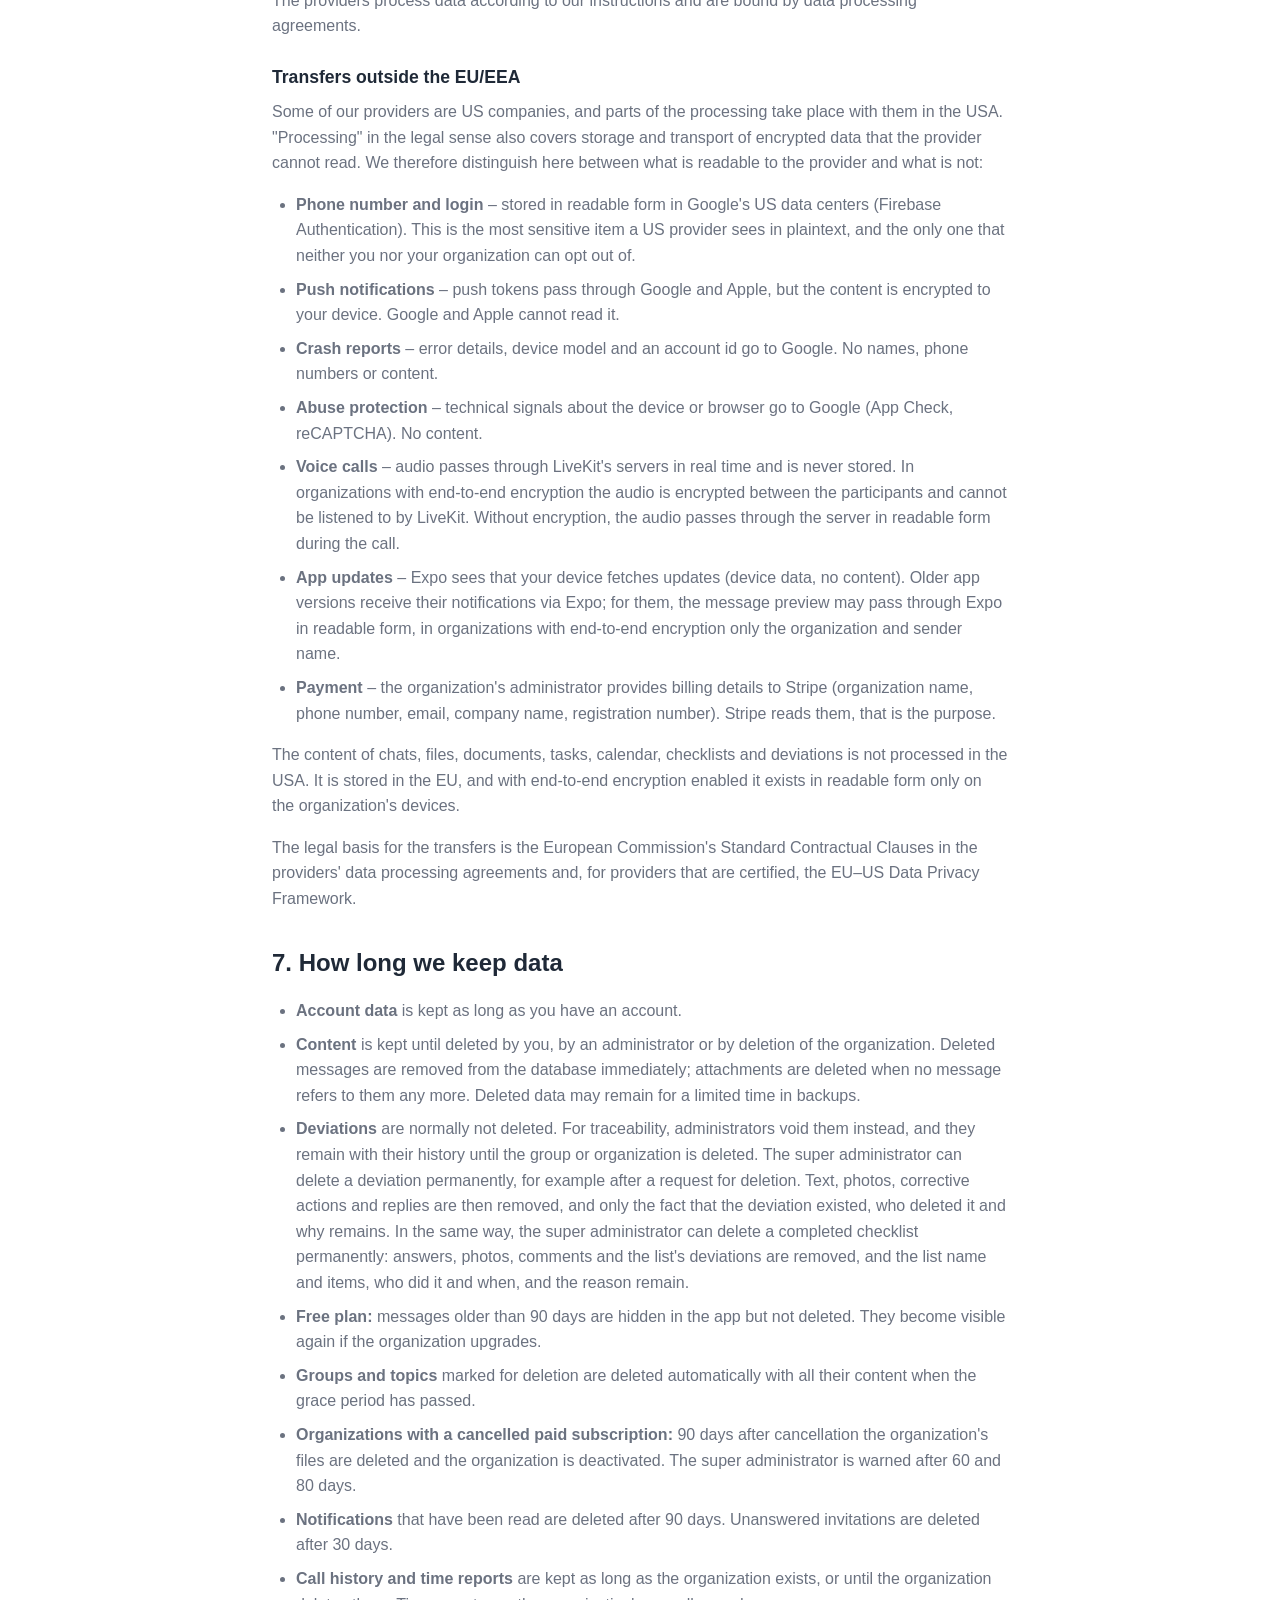
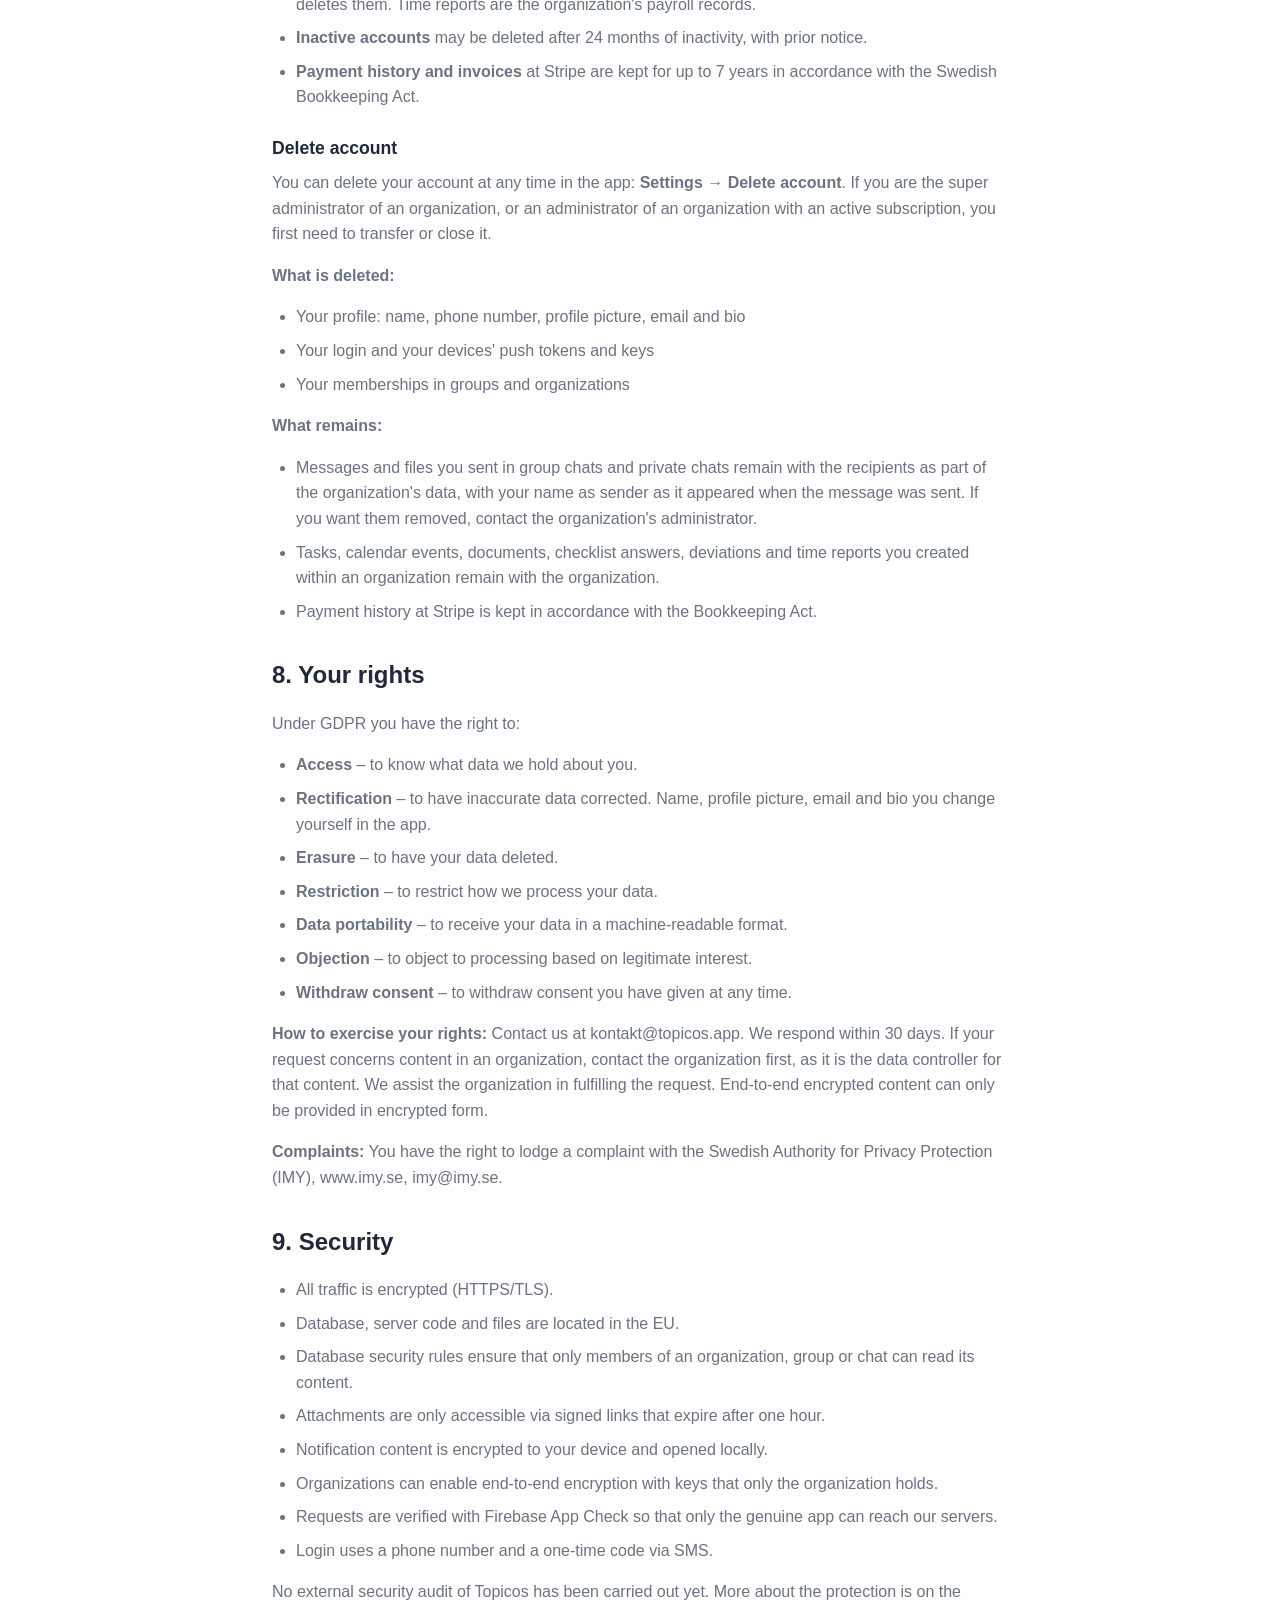
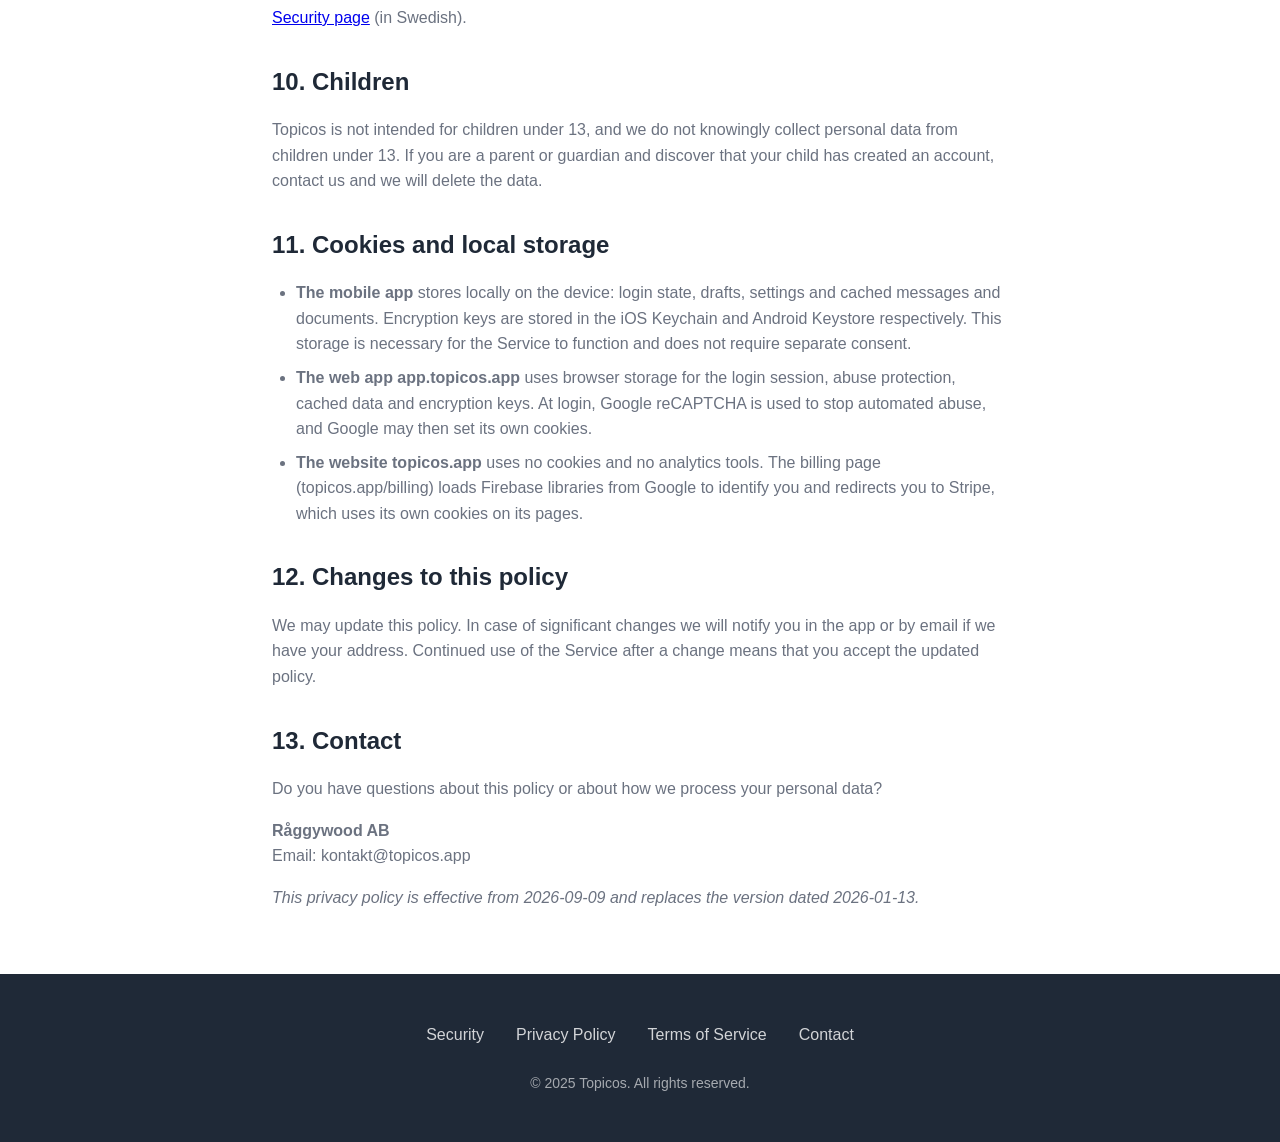
<file: privacy-en.html>
<!DOCTYPE html>
<html lang="en">
<head>
  <meta charset="UTF-8">
  <meta name="viewport" content="width=device-width, initial-scale=1.0">
  <meta name="description" content="Privacy policy for Topicos: what personal data we process, where it is stored, which subprocessors we use and how end-to-end encryption affects processing.">
  <title>Topicos – Privacy Policy</title>

  <meta property="og:type" content="website">
  <meta property="og:site_name" content="Topicos">
  <meta property="og:locale" content="en_US">
  <meta property="og:url" content="https://topicos.app/privacy-en.html">
  <meta property="og:title" content="Topicos – Privacy Policy">
  <meta property="og:description" content="What personal data Topicos processes, where it is stored and which subprocessors are used.">
  <meta property="og:image" content="https://topicos.app/Bilder/Topicos-showcase-2.png">
  <meta property="og:image:width" content="2300">
  <meta property="og:image:height" content="1080">
  <meta property="og:image:alt" content="Topicos on laptop and iPhone – chats, groups and topics">
  <meta name="twitter:card" content="summary_large_image">

  <link rel="stylesheet" href="styles.css">
  <link rel="icon" type="image/png" href="logo.png">
</head>
<body class="legal-page">
  <!-- Navigation -->
  <nav class="navbar">
    <div class="nav-container">
      <a href="/" class="logo"><img src="logo.png" alt="Topicos" class="logo-img" style="height:32px;width:32px;">Topicos</a>
      <button class="hamburger" id="hamburger" aria-label="Menu">
        <span></span>
        <span></span>
        <span></span>
      </button>
    </div>
    <div class="mobile-menu" id="mobileMenu">
      <a href="sakerhet.html">Security (Swedish)</a>
      <a href="privacy-en.html">Privacy Policy</a>
      <a href="terms.html">Terms of Service</a>
    </div>
  </nav>

  <script>
    const hamburger = document.getElementById('hamburger');
    const mobileMenu = document.getElementById('mobileMenu');

    hamburger.addEventListener('click', () => {
      mobileMenu.classList.toggle('active');
    });

    document.addEventListener('click', (e) => {
      if (!hamburger.contains(e.target) && !mobileMenu.contains(e.target)) {
        mobileMenu.classList.remove('active');
      }
    });
  </script>

  <main class="legal-content">
    <h1>Privacy Policy</h1>
    <p class="last-updated">Last updated: 2026-11-23</p>
    <a href="privacy.html" class="lang-switch" hreflang="sv">Läs policyn på svenska →</a>
    <p><em>This is a translation of the Swedish privacy policy. In case of any discrepancy, the Swedish version applies.</em></p>

    <h2>1. Introduction</h2>
    <p>This privacy policy describes how Råggywood AB ("we", "us"), registration number 556972-3884, processes personal data when you use the app Topicos ("App", "Service") on mobile and on the web (app.topicos.app), and the website topicos.app.</p>
    <p>We process personal data in accordance with the EU General Data Protection Regulation (GDPR) and supplementary Swedish legislation.</p>
    <p><strong>Contact:</strong><br>
    Råggywood AB<br>
    Email: kontakt@topicos.app<br>
    Country: Sweden</p>

    <h2>2. Roles: who is responsible for what</h2>
    <p>Topicos is used by organizations, and responsibility for personal data is shared.</p>
    <ul>
      <li><strong>Your account.</strong> For account data (phone number, name, profile picture, email, technical data about your device) Råggywood AB is the data controller.</li>
      <li><strong>The organization's content.</strong> For what is created within an organization (messages, files, documents, tasks, calendar events, checklists, deviations, orders, time reports, member lists) the organization is the data controller and Råggywood AB is the data processor. We process the content only to provide the Service according to the organization's instructions.</li>
    </ul>
    <p>Organizations that need a written data processing agreement can contact us at kontakt@topicos.app.</p>

    <h2>3. What personal data we process</h2>
    <h3>Data you provide</h3>
    <ul>
      <li><strong>Account data</strong> – phone number, name, profile picture, email address (optional) and bio.</li>
      <li><strong>Communication</strong> – messages (text, images, video, audio, files), reactions, mentions and polls.</li>
      <li><strong>Location data</strong> – your position only when you choose to share it in a chat. We never track your location in the background.</li>
      <li><strong>Links</strong> – when a message contains a link, our server fetches a preview (title, description, image) from the linked page. Your device does not contact the page.</li>
      <li><strong>Organization data</strong> – the organization's name, workspaces, group names, topics, folders, roles and memberships. If you invite someone who does not yet have Topicos, their phone number is stored until the invitation is answered, for at most 30 days.</li>
      <li><strong>Guests</strong> – an organization can invite outside people, for example customers, to a guest group. Guests are not members of the organization. For them we process the same account data as for other users, which guest groups they belong to, and what they themselves write or upload there.</li>
      <li><strong>Tasks, calendar and documents</strong> – titles, descriptions, notes, times, participants and attachments.</li>
      <li><strong>Checklists, deviations and orders</strong> – checklist items and answers (comments, values, photos and places), who answered and when; deviations with description, place, photo, corrective action, comments and history; objects with names and places; order lists with articles and images, and orders. If a checklist is shared with a guest group, the guests can see it, approve it and object to corrective actions.</li>
      <li><strong>Time tracking</strong> – if the organization uses time tracking: clock-in and clock-out times, breaks, absences with a reason code (for example sickness, care of a sick child, vacation, parental leave, leave of absence), approvals and payroll exports. Absence reasons may constitute health data. The organization is responsible for having a legal basis under employment law or collective agreements; we process this data solely as a processor.</li>
      <li><strong>Calls</strong> – participants, start time, duration and whether the call was answered or missed. Audio is relayed in real time and is never recorded.</li>
      <li><strong>Payment</strong> (organization administrators) – the organization's name, your phone number, the invoice recipient's email, company name and company registration number. Card details are handled directly by Stripe and never reach our systems.</li>
    </ul>

    <h3>Data collected automatically</h3>
    <ul>
      <li><strong>Technical data</strong> – device type and platform, operating system, app version, selected language and time zone.</li>
      <li><strong>Notifications</strong> – push tokens from Apple and Google for your device (and from Expo for older app versions), plus a key used to encrypt notification content to your specific device.</li>
      <li><strong>Device keys</strong> – in organizations with end-to-end encryption: the device's public encryption key, a device id and when the device was last active. The private key never leaves the device.</li>
      <li><strong>Usage data</strong> – read receipts, delivery status, timestamps and when you were last active, to display message status and presence.</li>
      <li><strong>Crash data</strong> – when the app crashes, a report is sent via Firebase Crashlytics with error details, device model, operating system and your account id, so that we can find and fix bugs.</li>
      <li><strong>Abuse protection</strong> – to make sure requests come from the genuine Topicos app we use Firebase App Check with Play Integrity (Android), App Attest (iOS) and reCAPTCHA (web). These process technical signals about the device or browser.</li>
    </ul>

    <h3>Data we do NOT process</h3>
    <ul>
      <li>We do not track your location in the background.</li>
      <li>We use no advertising networks, no analytics tools and no behavioral tracking, neither in the app nor on the website.</li>
      <li>We never sell personal data.</li>
    </ul>

    <h2>4. Purposes and legal basis</h2>
    <ul>
      <li><strong>Provide and maintain the Service</strong> – performance of contract (Art. 6.1 b).</li>
      <li><strong>Send notifications about messages, tasks, calendar, checklists, deviations and calls</strong> – performance of contract (Art. 6.1 b).</li>
      <li><strong>Manage accounts, authentication and payment</strong> – performance of contract (Art. 6.1 b).</li>
      <li><strong>Store and display the organization's content, including time reports</strong> – on the organization's instructions as a data processor. The organization's legal basis is normally contract or a legal obligation towards its employees.</li>
      <li><strong>Improve and develop the Service and fix bugs</strong> – legitimate interest (Art. 6.1 f).</li>
      <li><strong>Prevent abuse and maintain security</strong> – legitimate interest (Art. 6.1 f).</li>
      <li><strong>Fulfil legal obligations</strong>, such as bookkeeping – legal obligation (Art. 6.1 c).</li>
    </ul>

    <h2>5. End-to-end encryption</h2>
    <p>An organization's super administrator can enable end-to-end encryption (the Organization key). New content is then encrypted on the members' devices with keys that only the organization holds: messages, attachments, documents, tasks, calendar events, checklists, deviations, orders, notifications, names of workspaces, groups, topics and folders, and calls. We then store only encrypted content that we cannot read, together with metadata. Guest groups are encrypted with a key of their own; guests never receive the organization's key.</p>
    <ul>
      <li>We can neither read, moderate, restore nor hand over encrypted content. A request to access such content must be directed to the organization, which holds the keys.</li>
      <li>If the organization's recovery phrase and all approved devices are lost, the content is permanently unreadable. We cannot restore it.</li>
      <li>Remains in plaintext even with encryption enabled: the organization's name, members' profile info (name, profile picture and phone number), time tracking data, content from before encryption was enabled, and metadata (who is a member where, who wrote when and how much).</li>
    </ul>
    <p>What is encrypted, how keys are managed and what the encryption does not protect against is described on the <a href="sakerhet.html">Security page</a> (in Swedish).</p>

    <h2>6. Where data is processed and which subprocessors we use</h2>
    <p>The database, server code and files are located in the EU. Some services are global or US-based. The table shows each provider, what it processes and where.</p>
    <div class="sec-table-wrap">
      <table class="sec-table">
        <thead>
          <tr><th>Provider and service</th><th>Data</th><th>Location</th></tr>
        </thead>
        <tbody>
          <tr>
            <td>Google Cloud – Firestore (database)</td>
            <td>Messages, documents, tasks, calendar, time reports, memberships, notifications</td>
            <td>EU, multi-region eur3 (Belgium and the Netherlands)</td>
          </tr>
          <tr>
            <td>Google Cloud – Cloud Functions (server code)</td>
            <td>Processing of the above on write, notifications, payment</td>
            <td>EU, europe-west1 (Belgium)</td>
          </tr>
          <tr>
            <td>Google Cloud – Cloud Storage</td>
            <td>Profile pictures and link preview images</td>
            <td>EU, europe-west1 (Belgium)</td>
          </tr>
          <tr>
            <td>Google – Firebase Authentication</td>
            <td>Phone number, login session and SMS delivery of one-time codes</td>
            <td>USA. Google states that the service runs exclusively in US data centers</td>
          </tr>
          <tr>
            <td>Google – Firebase Cloud Messaging</td>
            <td>Push token and notifications to Android. Content is encrypted to the device before sending</td>
            <td>Global</td>
          </tr>
          <tr>
            <td>Apple – Apple Push Notification service</td>
            <td>Push token, notifications and call signaling to iPhone. Content is encrypted to the device before sending</td>
            <td>Global (USA)</td>
          </tr>
          <tr>
            <td>Google – Firebase Crashlytics</td>
            <td>Crash reports with error details, device model, operating system and account id</td>
            <td>Global</td>
          </tr>
          <tr>
            <td>Google – Firebase App Check and reCAPTCHA</td>
            <td>Technical signals about the device or browser to stop abuse</td>
            <td>Global</td>
          </tr>
          <tr>
            <td>Cloudflare – R2</td>
            <td>Attachments: images, video, audio and files. Access only via signed links valid for one hour</td>
            <td>EU jurisdiction</td>
          </tr>
          <tr>
            <td>LiveKit – voice calls</td>
            <td>Real-time audio (never stored; encrypted between participants in organizations with end-to-end encryption) and participant ids</td>
            <td>USA</td>
          </tr>
          <tr>
            <td>Expo (650 Industries, Inc.)</td>
            <td>Delivery of app updates; push to older app versions (push token, organization and sender name)</td>
            <td>USA</td>
          </tr>
          <tr>
            <td>Stripe</td>
            <td>Payments: organization name, phone number, invoice recipient, company name, registration number, invoices and subscription status. Card details only at Stripe</td>
            <td>EU/USA</td>
          </tr>
        </tbody>
      </table>
    </div>
    <p>The providers process data according to our instructions and are bound by data processing agreements.</p>

    <h3>Transfers outside the EU/EEA</h3>
    <p>Some of our providers are US companies, and parts of the processing take place with them in the USA. "Processing" in the legal sense also covers storage and transport of encrypted data that the provider cannot read. We therefore distinguish here between what is readable to the provider and what is not:</p>
    <ul>
      <li><strong>Phone number and login</strong> – stored in readable form in Google's US data centers (Firebase Authentication). This is the most sensitive item a US provider sees in plaintext, and the only one that neither you nor your organization can opt out of.</li>
      <li><strong>Push notifications</strong> – push tokens pass through Google and Apple, but the content is encrypted to your device. Google and Apple cannot read it.</li>
      <li><strong>Crash reports</strong> – error details, device model and an account id go to Google. No names, phone numbers or content.</li>
      <li><strong>Abuse protection</strong> – technical signals about the device or browser go to Google (App Check, reCAPTCHA). No content.</li>
      <li><strong>Voice calls</strong> – audio passes through LiveKit's servers in real time and is never stored. In organizations with end-to-end encryption the audio is encrypted between the participants and cannot be listened to by LiveKit. Without encryption, the audio passes through the server in readable form during the call.</li>
      <li><strong>App updates</strong> – Expo sees that your device fetches updates (device data, no content). Older app versions receive their notifications via Expo; for them, the message preview may pass through Expo in readable form, in organizations with end-to-end encryption only the organization and sender name.</li>
      <li><strong>Payment</strong> – the organization's administrator provides billing details to Stripe (organization name, phone number, email, company name, registration number). Stripe reads them, that is the purpose.</li>
    </ul>
    <p>The content of chats, files, documents, tasks, calendar, checklists and deviations is not processed in the USA. It is stored in the EU, and with end-to-end encryption enabled it exists in readable form only on the organization's devices.</p>
    <p>The legal basis for the transfers is the European Commission's Standard Contractual Clauses in the providers' data processing agreements and, for providers that are certified, the EU–US Data Privacy Framework.</p>

    <h2>7. How long we keep data</h2>
    <ul>
      <li><strong>Account data</strong> is kept as long as you have an account.</li>
      <li><strong>Content</strong> is kept until deleted by you, by an administrator or by deletion of the organization. Deleted messages are removed from the database immediately; attachments are deleted when no message refers to them any more. Deleted data may remain for a limited time in backups.</li>
      <li><strong>Deviations</strong> are normally not deleted. For traceability, administrators void them instead, and they remain with their history until the group or organization is deleted. The super administrator can delete a deviation permanently, for example after a request for deletion. Text, photos, corrective actions and replies are then removed, and only the fact that the deviation existed, who deleted it and why remains. In the same way, the super administrator can delete a completed checklist permanently: answers, photos, comments and the list's deviations are removed, and the list name and items, who did it and when, and the reason remain.</li>
      <li><strong>Free plan:</strong> messages older than 90 days are hidden in the app but not deleted. They become visible again if the organization upgrades.</li>
      <li><strong>Groups and topics</strong> marked for deletion are deleted automatically with all their content when the grace period has passed.</li>
      <li><strong>Organizations with a cancelled paid subscription:</strong> 90 days after cancellation the organization's files are deleted and the organization is deactivated. The super administrator is warned after 60 and 80 days.</li>
      <li><strong>Notifications</strong> that have been read are deleted after 90 days. Unanswered invitations are deleted after 30 days.</li>
      <li><strong>Call history and time reports</strong> are kept as long as the organization exists, or until the organization deletes them. Time reports are the organization's payroll records.</li>
      <li><strong>Inactive accounts</strong> may be deleted after 24 months of inactivity, with prior notice.</li>
      <li><strong>Payment history and invoices</strong> at Stripe are kept for up to 7 years in accordance with the Swedish Bookkeeping Act.</li>
    </ul>

    <h3>Delete account</h3>
    <p>You can delete your account at any time in the app: <strong>Settings → Delete account</strong>. If you are the super administrator of an organization, or an administrator of an organization with an active subscription, you first need to transfer or close it.</p>
    <p><strong>What is deleted:</strong></p>
    <ul>
      <li>Your profile: name, phone number, profile picture, email and bio</li>
      <li>Your login and your devices' push tokens and keys</li>
      <li>Your memberships in groups and organizations</li>
    </ul>
    <p><strong>What remains:</strong></p>
    <ul>
      <li>Messages and files you sent in group chats and private chats remain with the recipients as part of the organization's data, with your name as sender as it appeared when the message was sent. If you want them removed, contact the organization's administrator.</li>
      <li>Tasks, calendar events, documents, checklist answers, deviations and time reports you created within an organization remain with the organization.</li>
      <li>Payment history at Stripe is kept in accordance with the Bookkeeping Act.</li>
    </ul>

    <h2>8. Your rights</h2>
    <p>Under GDPR you have the right to:</p>
    <ul>
      <li><strong>Access</strong> – to know what data we hold about you.</li>
      <li><strong>Rectification</strong> – to have inaccurate data corrected. Name, profile picture, email and bio you change yourself in the app.</li>
      <li><strong>Erasure</strong> – to have your data deleted.</li>
      <li><strong>Restriction</strong> – to restrict how we process your data.</li>
      <li><strong>Data portability</strong> – to receive your data in a machine-readable format.</li>
      <li><strong>Objection</strong> – to object to processing based on legitimate interest.</li>
      <li><strong>Withdraw consent</strong> – to withdraw consent you have given at any time.</li>
    </ul>
    <p><strong>How to exercise your rights:</strong> Contact us at kontakt@topicos.app. We respond within 30 days. If your request concerns content in an organization, contact the organization first, as it is the data controller for that content. We assist the organization in fulfilling the request. End-to-end encrypted content can only be provided in encrypted form.</p>
    <p><strong>Complaints:</strong> You have the right to lodge a complaint with the Swedish Authority for Privacy Protection (IMY), www.imy.se, imy@imy.se.</p>

    <h2>9. Security</h2>
    <ul>
      <li>All traffic is encrypted (HTTPS/TLS).</li>
      <li>Database, server code and files are located in the EU.</li>
      <li>Database security rules ensure that only members of an organization, group or chat can read its content.</li>
      <li>Attachments are only accessible via signed links that expire after one hour.</li>
      <li>Notification content is encrypted to your device and opened locally.</li>
      <li>Organizations can enable end-to-end encryption with keys that only the organization holds.</li>
      <li>Requests are verified with Firebase App Check so that only the genuine app can reach our servers.</li>
      <li>Login uses a phone number and a one-time code via SMS.</li>
    </ul>
    <p>No external security audit of Topicos has been carried out yet. More about the protection is on the <a href="sakerhet.html">Security page</a> (in Swedish).</p>

    <h2>10. Children</h2>
    <p>Topicos is not intended for children under 13, and we do not knowingly collect personal data from children under 13. If you are a parent or guardian and discover that your child has created an account, contact us and we will delete the data.</p>

    <h2>11. Cookies and local storage</h2>
    <ul>
      <li><strong>The mobile app</strong> stores locally on the device: login state, drafts, settings and cached messages and documents. Encryption keys are stored in the iOS Keychain and Android Keystore respectively. This storage is necessary for the Service to function and does not require separate consent.</li>
      <li><strong>The web app app.topicos.app</strong> uses browser storage for the login session, abuse protection, cached data and encryption keys. At login, Google reCAPTCHA is used to stop automated abuse, and Google may then set its own cookies.</li>
      <li><strong>The website topicos.app</strong> uses no cookies and no analytics tools. The billing page (topicos.app/billing) loads Firebase libraries from Google to identify you and redirects you to Stripe, which uses its own cookies on its pages.</li>
    </ul>

    <h2>12. Changes to this policy</h2>
    <p>We may update this policy. In case of significant changes we will notify you in the app or by email if we have your address. Continued use of the Service after a change means that you accept the updated policy.</p>

    <h2>13. Contact</h2>
    <p>Do you have questions about this policy or about how we process your personal data?</p>
    <p><strong>Råggywood AB</strong><br>
    Email: kontakt@topicos.app</p>
    <p><em>This privacy policy is effective from 2026-09-09 and replaces the version dated 2026-01-13.</em></p>
  </main>

  <!-- Footer -->
  <footer class="footer">
    <div class="footer-links">
      <a href="sakerhet.html">Security</a>
      <a href="privacy-en.html">Privacy Policy</a>
      <a href="terms.html">Terms of Service</a>
      <a href="mailto:kontakt@topicos.app">Contact</a>
    </div>
    <p>&copy; 2025 Topicos. All rights reserved.</p>
  </footer>
</body>
</html>
</file>
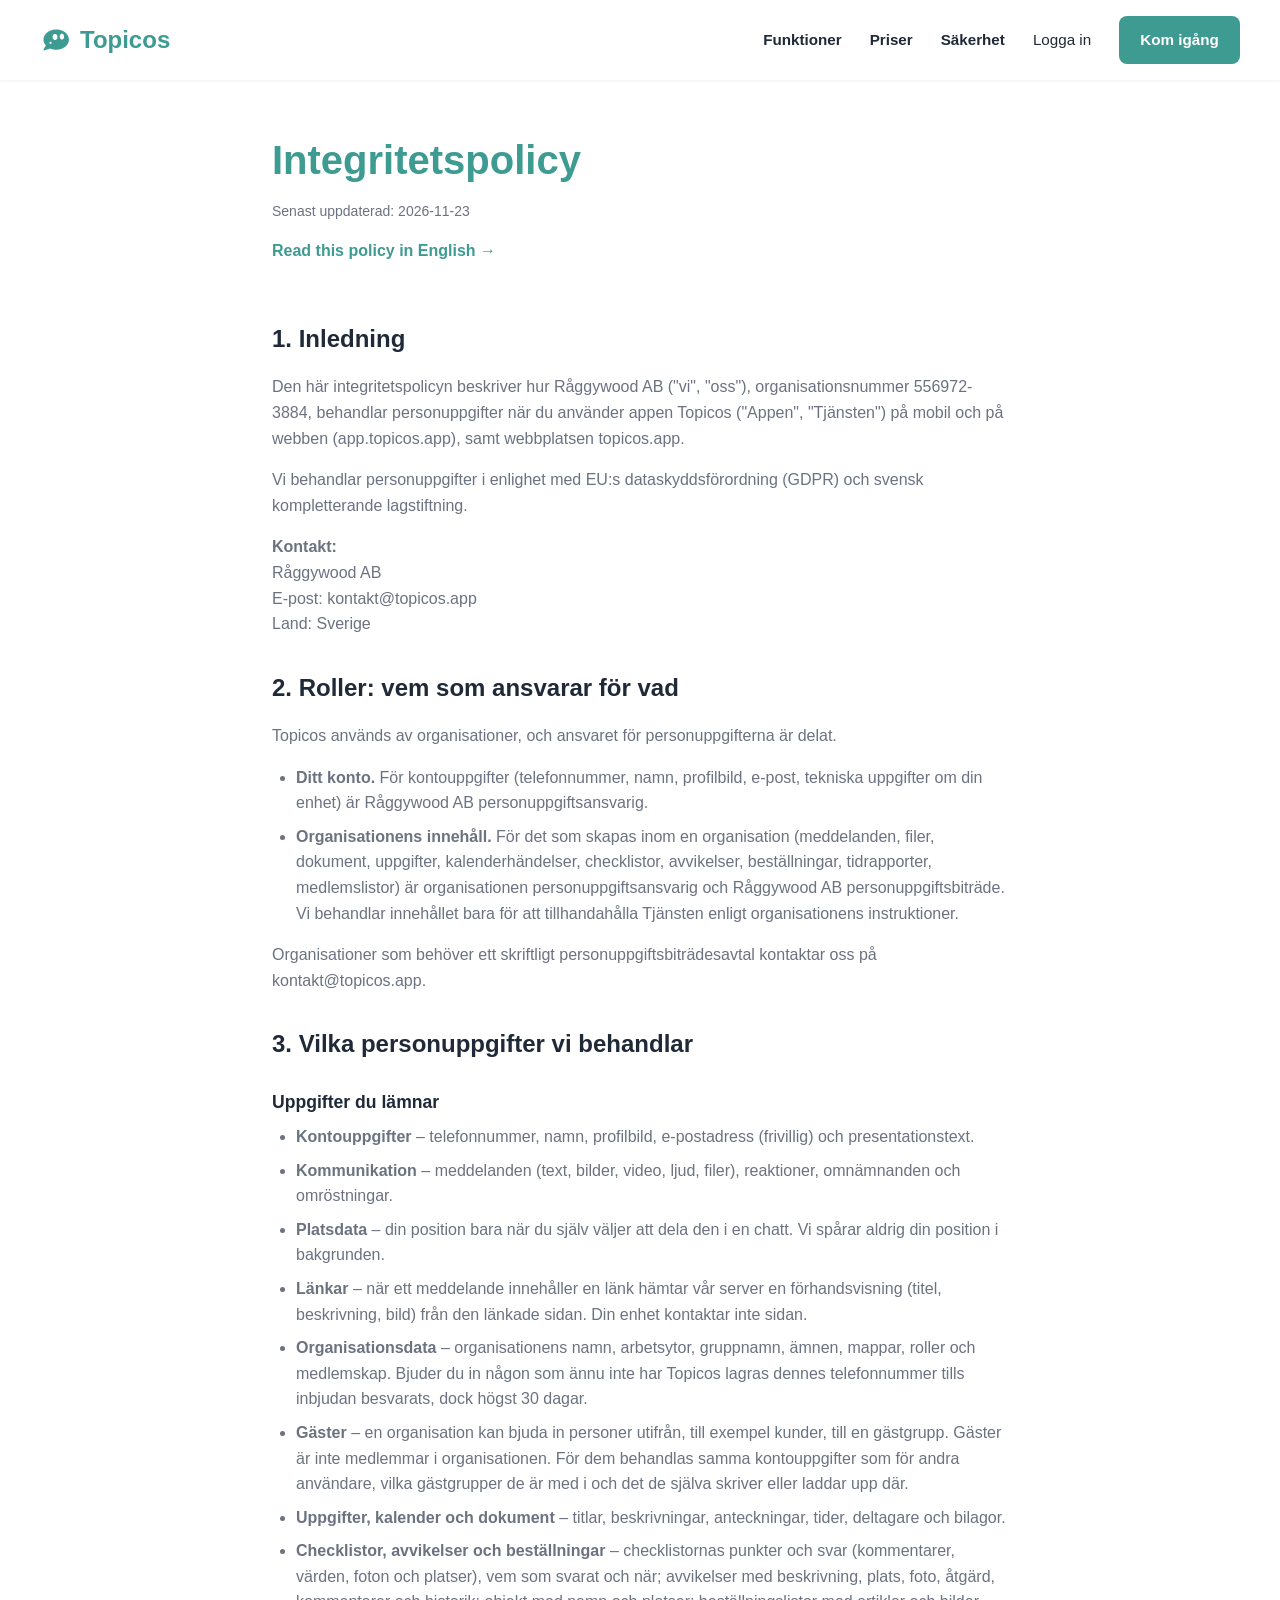
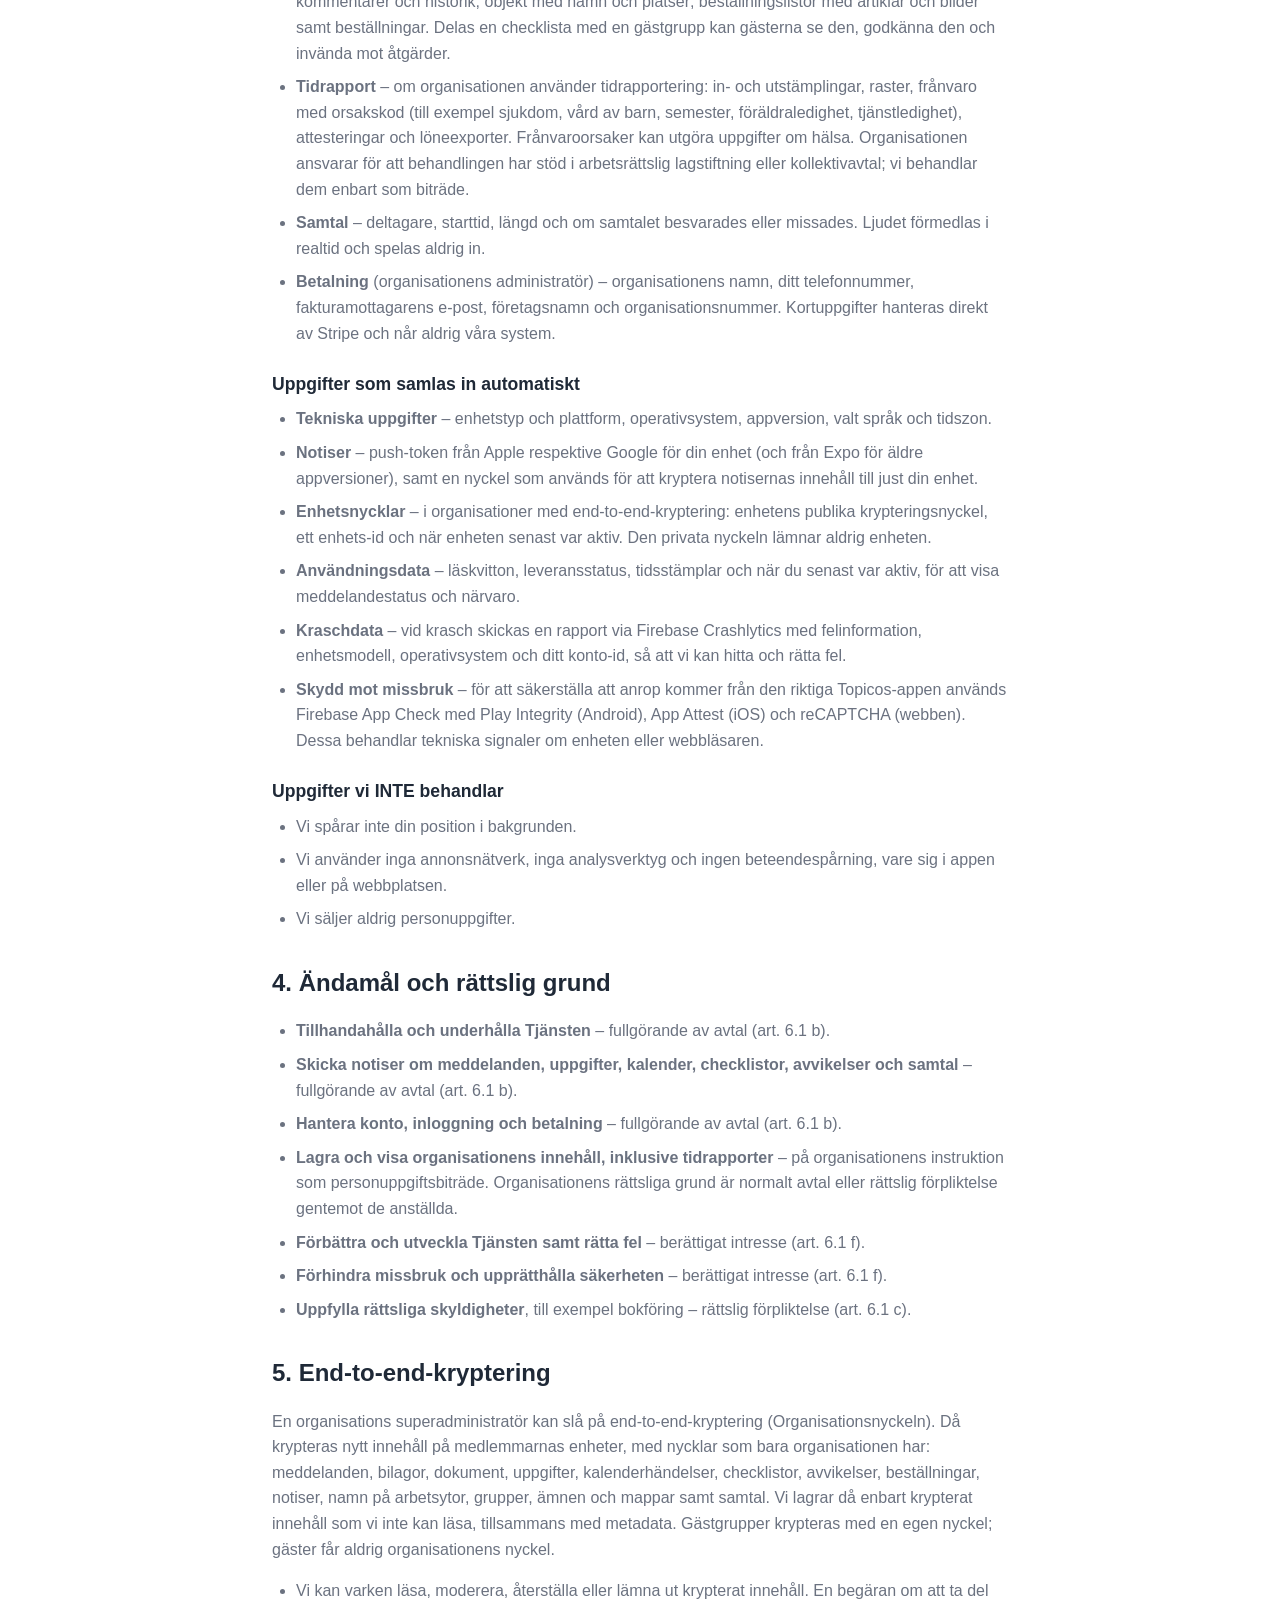
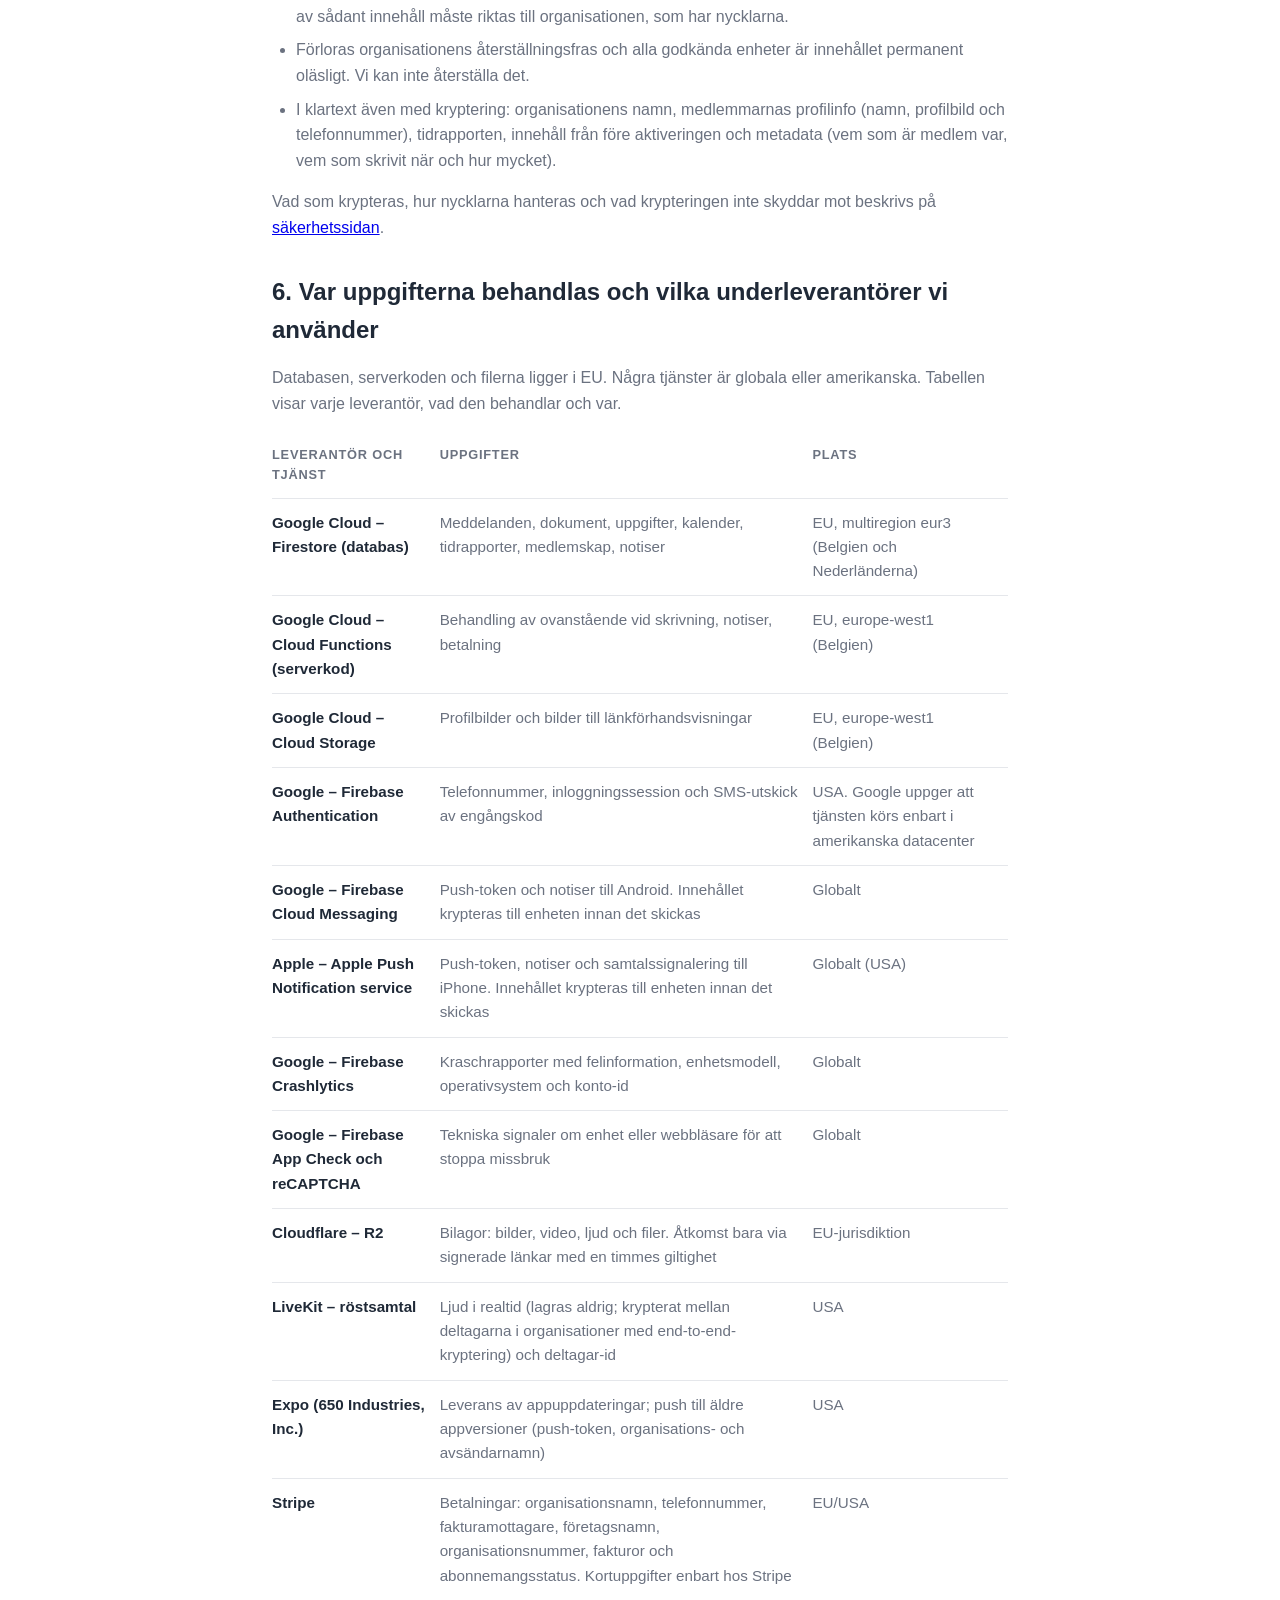
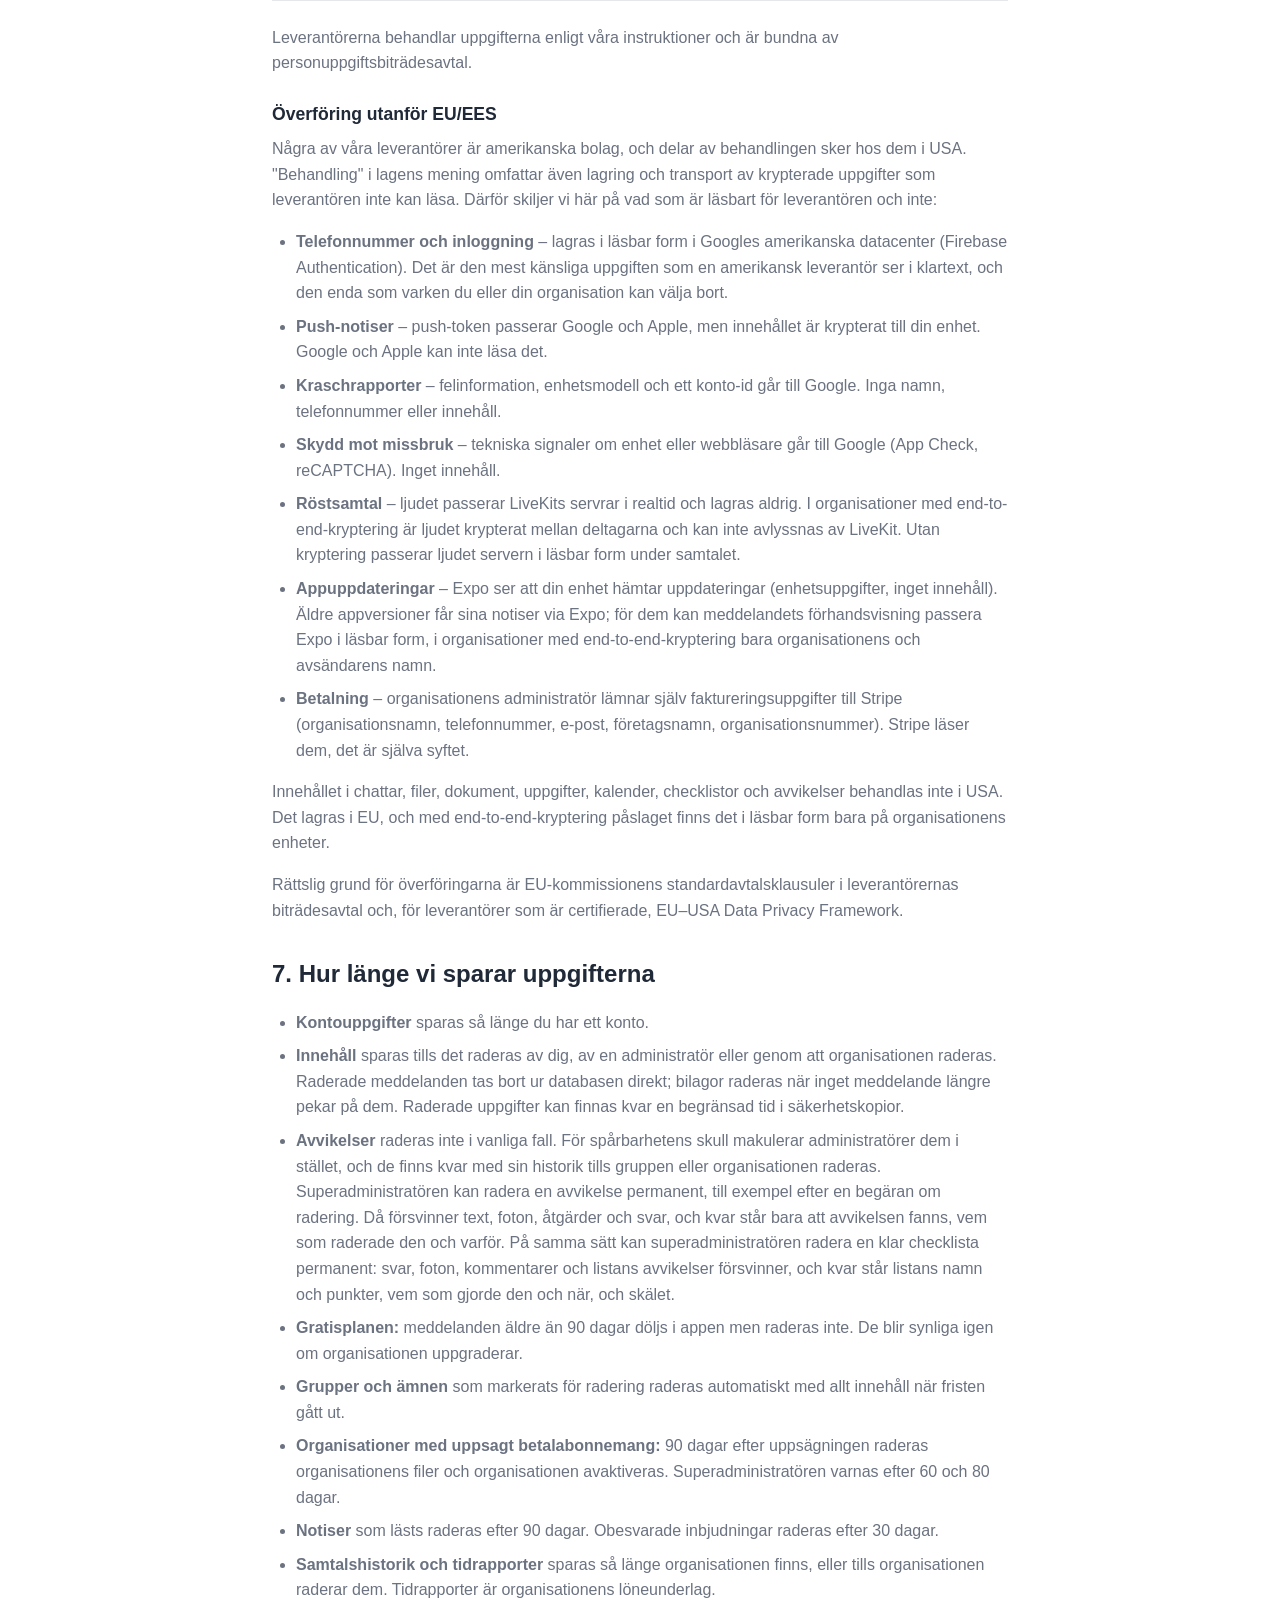
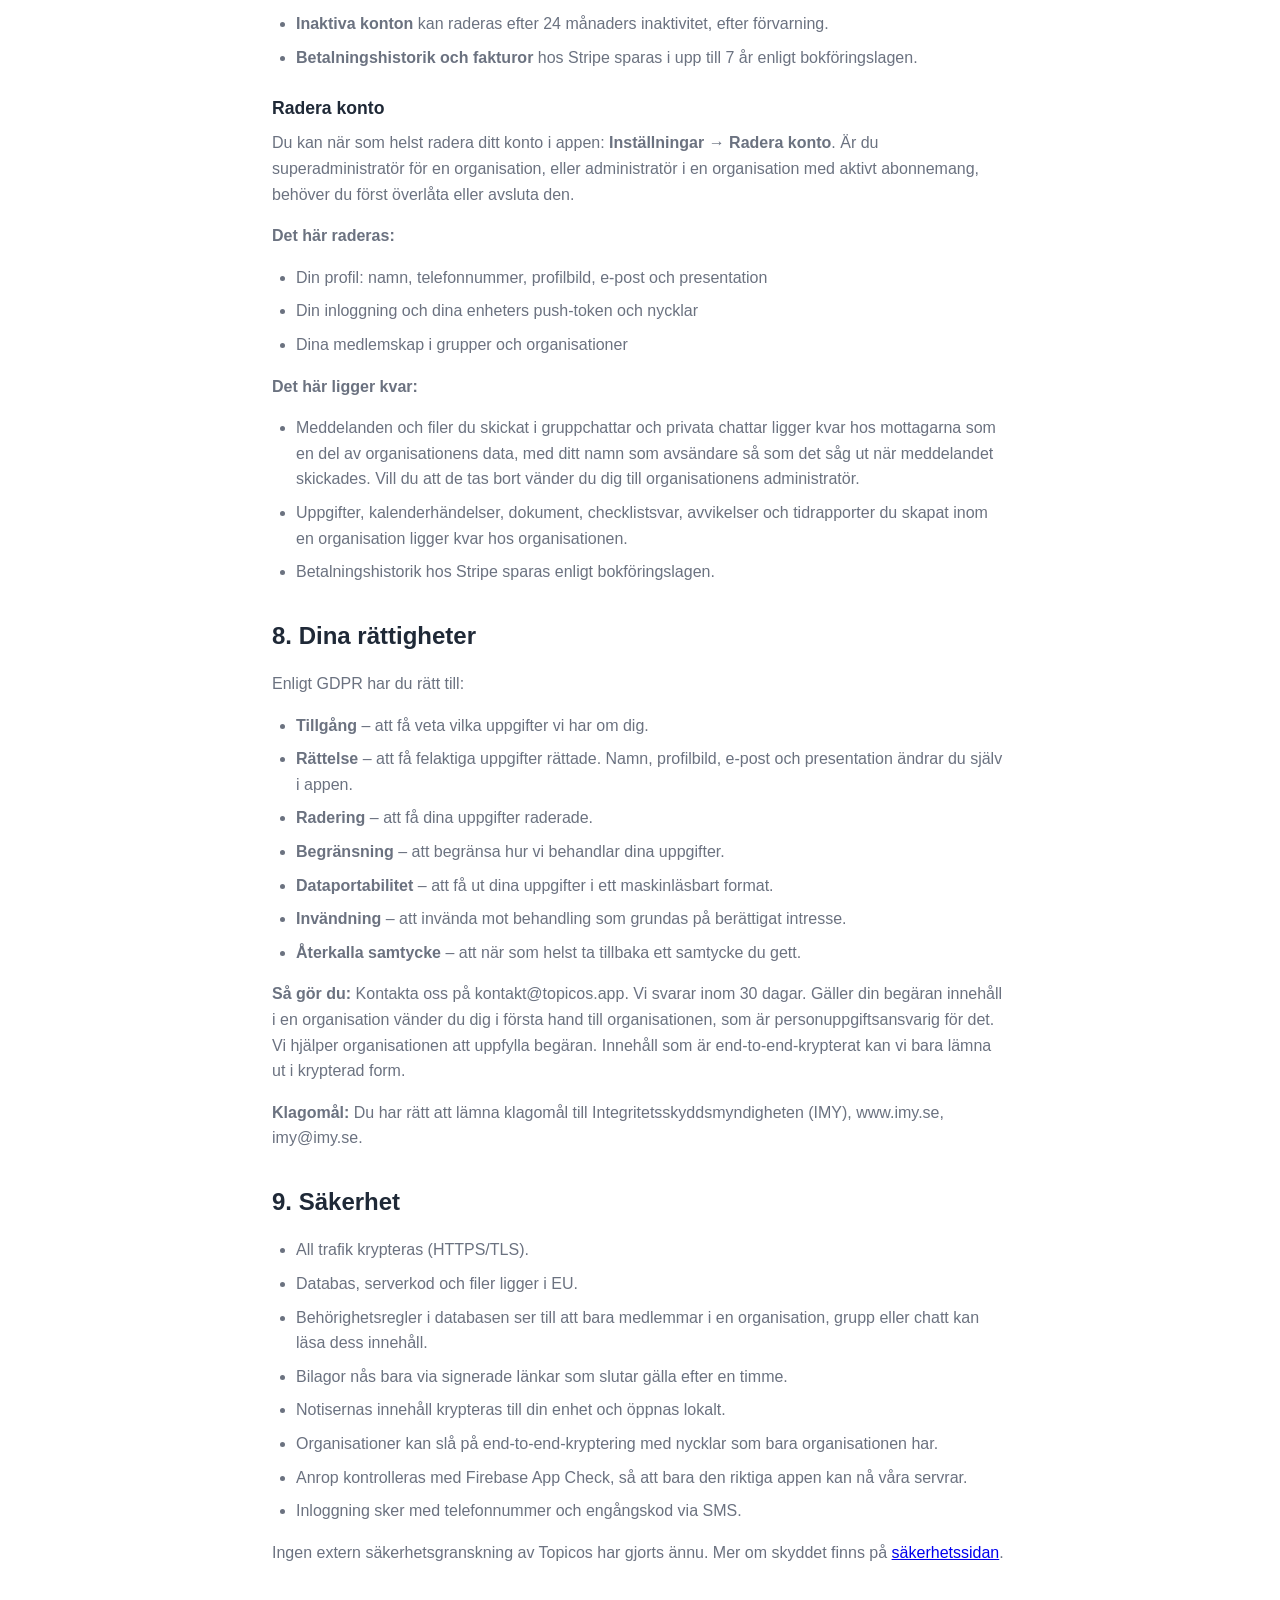
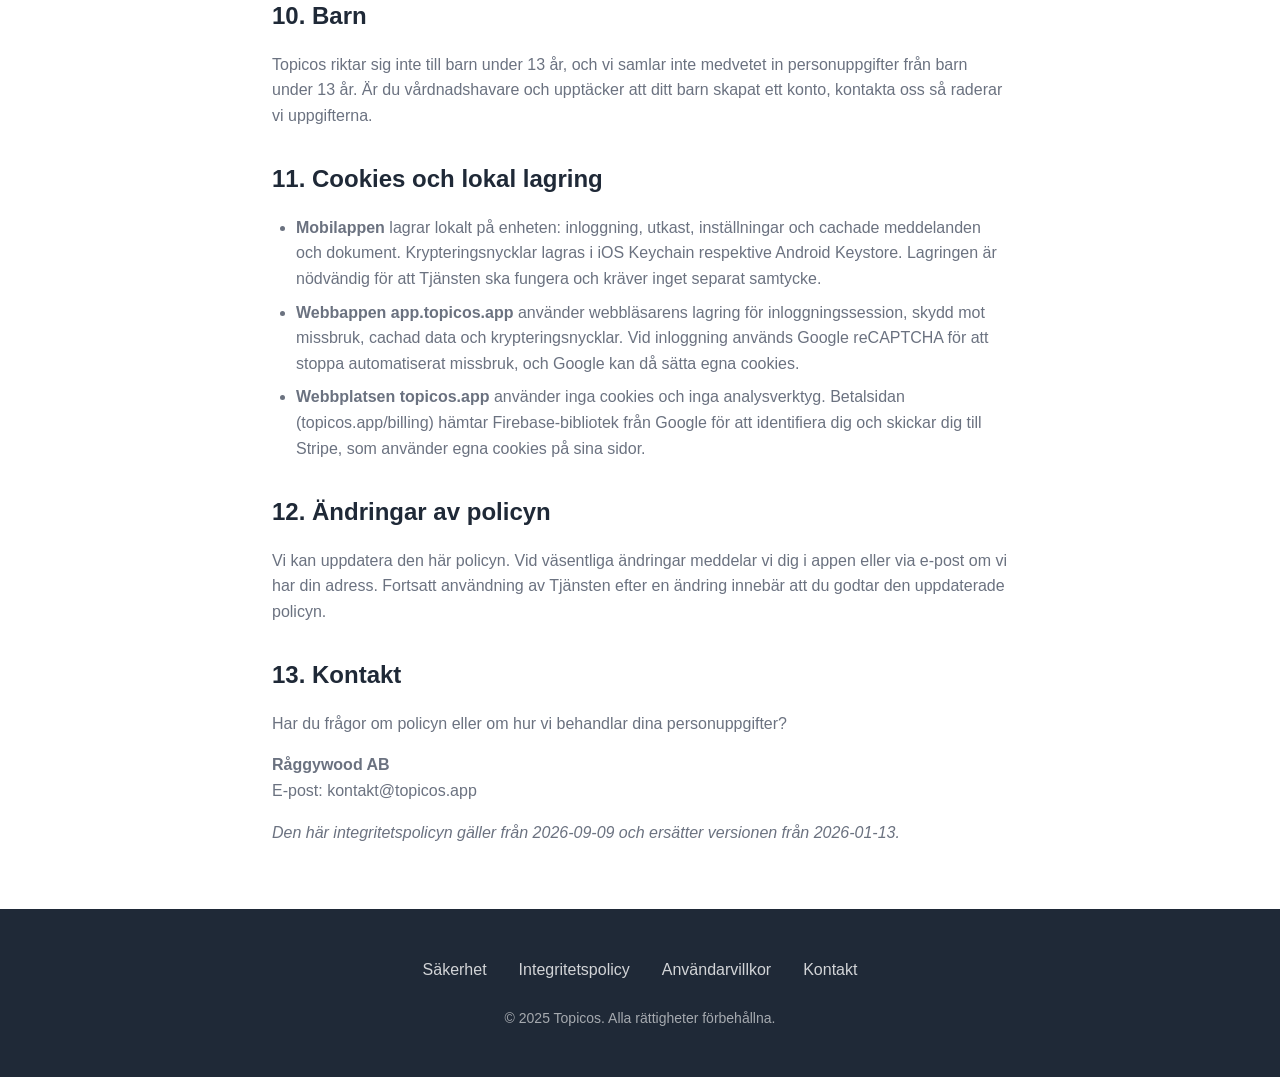
<file: privacy.html>
<!DOCTYPE html>
<html lang="sv">
<head>
  <meta charset="UTF-8">
  <meta name="viewport" content="width=device-width, initial-scale=1.0">
  <meta name="description" content="Integritetspolicy för Topicos: vilka personuppgifter vi behandlar, var de lagras, vilka underleverantörer vi använder och hur end-to-end-krypteringen påverkar behandlingen.">
  <title>Topicos – Integritetspolicy</title>

  <meta property="og:type" content="website">
  <meta property="og:site_name" content="Topicos">
  <meta property="og:locale" content="sv_SE">
  <meta property="og:url" content="https://topicos.app/privacy.html">
  <meta property="og:title" content="Topicos – Integritetspolicy">
  <meta property="og:description" content="Vilka personuppgifter Topicos behandlar, var de lagras och vilka underleverantörer som används.">
  <meta property="og:image" content="https://topicos.app/Bilder/Topicos-showcase-2.png">
  <meta property="og:image:width" content="2300">
  <meta property="og:image:height" content="1080">
  <meta property="og:image:alt" content="Topicos på laptop och iPhone – chattar, grupper och ämnen">
  <meta name="twitter:card" content="summary_large_image">

  <link rel="stylesheet" href="styles.css">
  <link rel="icon" type="image/png" href="logo.png">
</head>
<body class="legal-page">
  <!-- Navigation -->
  <nav class="navbar">
    <div class="nav-container">
      <a href="/" class="logo"><img src="logo.png" alt="Topicos" class="logo-img" style="height:32px;width:32px;">Topicos</a>
      <div class="nav-links">
        <a href="index.html#features">Funktioner</a>
        <a href="index.html#pricing">Priser</a>
        <a href="sakerhet.html">Säkerhet</a>
        <a href="https://app.topicos.app" class="nav-signin">Logga in</a>
        <a href="https://app.topicos.app" class="btn btn-primary btn-sm">Kom igång</a>
      </div>
      <button class="hamburger" id="hamburger" aria-label="Meny">
        <span></span>
        <span></span>
        <span></span>
      </button>
    </div>
    <div class="mobile-menu" id="mobileMenu">
      <a href="index.html#features">Funktioner</a>
      <a href="index.html#pricing">Priser</a>
      <a href="sakerhet.html">Säkerhet</a>
      <a href="https://app.topicos.app">Logga in</a>
      <a href="privacy.html">Integritetspolicy</a>
      <a href="terms.html">Användarvillkor</a>
    </div>
  </nav>

  <script>
    const hamburger = document.getElementById('hamburger');
    const mobileMenu = document.getElementById('mobileMenu');

    hamburger.addEventListener('click', () => {
      mobileMenu.classList.toggle('active');
    });

    document.addEventListener('click', (e) => {
      if (!hamburger.contains(e.target) && !mobileMenu.contains(e.target)) {
        mobileMenu.classList.remove('active');
      }
    });
  </script>

  <main class="legal-content">
    <h1>Integritetspolicy</h1>
    <p class="last-updated">Senast uppdaterad: 2026-11-23</p>
    <a href="privacy-en.html" class="lang-switch" hreflang="en">Read this policy in English →</a>

    <h2>1. Inledning</h2>
    <p>Den här integritetspolicyn beskriver hur Råggywood AB ("vi", "oss"), organisationsnummer 556972-3884, behandlar personuppgifter när du använder appen Topicos ("Appen", "Tjänsten") på mobil och på webben (app.topicos.app), samt webbplatsen topicos.app.</p>
    <p>Vi behandlar personuppgifter i enlighet med EU:s dataskyddsförordning (GDPR) och svensk kompletterande lagstiftning.</p>
    <p><strong>Kontakt:</strong><br>
    Råggywood AB<br>
    E-post: kontakt@topicos.app<br>
    Land: Sverige</p>

    <h2>2. Roller: vem som ansvarar för vad</h2>
    <p>Topicos används av organisationer, och ansvaret för personuppgifterna är delat.</p>
    <ul>
      <li><strong>Ditt konto.</strong> För kontouppgifter (telefonnummer, namn, profilbild, e-post, tekniska uppgifter om din enhet) är Råggywood AB personuppgiftsansvarig.</li>
      <li><strong>Organisationens innehåll.</strong> För det som skapas inom en organisation (meddelanden, filer, dokument, uppgifter, kalenderhändelser, checklistor, avvikelser, beställningar, tidrapporter, medlemslistor) är organisationen personuppgiftsansvarig och Råggywood AB personuppgiftsbiträde. Vi behandlar innehållet bara för att tillhandahålla Tjänsten enligt organisationens instruktioner.</li>
    </ul>
    <p>Organisationer som behöver ett skriftligt personuppgiftsbiträdesavtal kontaktar oss på kontakt@topicos.app.</p>

    <h2>3. Vilka personuppgifter vi behandlar</h2>
    <h3>Uppgifter du lämnar</h3>
    <ul>
      <li><strong>Kontouppgifter</strong> – telefonnummer, namn, profilbild, e-postadress (frivillig) och presentationstext.</li>
      <li><strong>Kommunikation</strong> – meddelanden (text, bilder, video, ljud, filer), reaktioner, omnämnanden och omröstningar.</li>
      <li><strong>Platsdata</strong> – din position bara när du själv väljer att dela den i en chatt. Vi spårar aldrig din position i bakgrunden.</li>
      <li><strong>Länkar</strong> – när ett meddelande innehåller en länk hämtar vår server en förhandsvisning (titel, beskrivning, bild) från den länkade sidan. Din enhet kontaktar inte sidan.</li>
      <li><strong>Organisationsdata</strong> – organisationens namn, arbetsytor, gruppnamn, ämnen, mappar, roller och medlemskap. Bjuder du in någon som ännu inte har Topicos lagras dennes telefonnummer tills inbjudan besvarats, dock högst 30 dagar.</li>
      <li><strong>Gäster</strong> – en organisation kan bjuda in personer utifrån, till exempel kunder, till en gästgrupp. Gäster är inte medlemmar i organisationen. För dem behandlas samma kontouppgifter som för andra användare, vilka gästgrupper de är med i och det de själva skriver eller laddar upp där.</li>
      <li><strong>Uppgifter, kalender och dokument</strong> – titlar, beskrivningar, anteckningar, tider, deltagare och bilagor.</li>
      <li><strong>Checklistor, avvikelser och beställningar</strong> – checklistornas punkter och svar (kommentarer, värden, foton och platser), vem som svarat och när; avvikelser med beskrivning, plats, foto, åtgärd, kommentarer och historik; objekt med namn och platser; beställningslistor med artiklar och bilder samt beställningar. Delas en checklista med en gästgrupp kan gästerna se den, godkänna den och invända mot åtgärder.</li>
      <li><strong>Tidrapport</strong> – om organisationen använder tidrapportering: in- och utstämplingar, raster, frånvaro med orsakskod (till exempel sjukdom, vård av barn, semester, föräldraledighet, tjänstledighet), attesteringar och löneexporter. Frånvaroorsaker kan utgöra uppgifter om hälsa. Organisationen ansvarar för att behandlingen har stöd i arbetsrättslig lagstiftning eller kollektivavtal; vi behandlar dem enbart som biträde.</li>
      <li><strong>Samtal</strong> – deltagare, starttid, längd och om samtalet besvarades eller missades. Ljudet förmedlas i realtid och spelas aldrig in.</li>
      <li><strong>Betalning</strong> (organisationens administratör) – organisationens namn, ditt telefonnummer, fakturamottagarens e-post, företagsnamn och organisationsnummer. Kortuppgifter hanteras direkt av Stripe och når aldrig våra system.</li>
    </ul>

    <h3>Uppgifter som samlas in automatiskt</h3>
    <ul>
      <li><strong>Tekniska uppgifter</strong> – enhetstyp och plattform, operativsystem, appversion, valt språk och tidszon.</li>
      <li><strong>Notiser</strong> – push-token från Apple respektive Google för din enhet (och från Expo för äldre appversioner), samt en nyckel som används för att kryptera notisernas innehåll till just din enhet.</li>
      <li><strong>Enhetsnycklar</strong> – i organisationer med end-to-end-kryptering: enhetens publika krypteringsnyckel, ett enhets-id och när enheten senast var aktiv. Den privata nyckeln lämnar aldrig enheten.</li>
      <li><strong>Användningsdata</strong> – läskvitton, leveransstatus, tidsstämplar och när du senast var aktiv, för att visa meddelandestatus och närvaro.</li>
      <li><strong>Kraschdata</strong> – vid krasch skickas en rapport via Firebase Crashlytics med felinformation, enhetsmodell, operativsystem och ditt konto-id, så att vi kan hitta och rätta fel.</li>
      <li><strong>Skydd mot missbruk</strong> – för att säkerställa att anrop kommer från den riktiga Topicos-appen används Firebase App Check med Play Integrity (Android), App Attest (iOS) och reCAPTCHA (webben). Dessa behandlar tekniska signaler om enheten eller webbläsaren.</li>
    </ul>

    <h3>Uppgifter vi INTE behandlar</h3>
    <ul>
      <li>Vi spårar inte din position i bakgrunden.</li>
      <li>Vi använder inga annonsnätverk, inga analysverktyg och ingen beteendespårning, vare sig i appen eller på webbplatsen.</li>
      <li>Vi säljer aldrig personuppgifter.</li>
    </ul>

    <h2>4. Ändamål och rättslig grund</h2>
    <ul>
      <li><strong>Tillhandahålla och underhålla Tjänsten</strong> – fullgörande av avtal (art. 6.1 b).</li>
      <li><strong>Skicka notiser om meddelanden, uppgifter, kalender, checklistor, avvikelser och samtal</strong> – fullgörande av avtal (art. 6.1 b).</li>
      <li><strong>Hantera konto, inloggning och betalning</strong> – fullgörande av avtal (art. 6.1 b).</li>
      <li><strong>Lagra och visa organisationens innehåll, inklusive tidrapporter</strong> – på organisationens instruktion som personuppgiftsbiträde. Organisationens rättsliga grund är normalt avtal eller rättslig förpliktelse gentemot de anställda.</li>
      <li><strong>Förbättra och utveckla Tjänsten samt rätta fel</strong> – berättigat intresse (art. 6.1 f).</li>
      <li><strong>Förhindra missbruk och upprätthålla säkerheten</strong> – berättigat intresse (art. 6.1 f).</li>
      <li><strong>Uppfylla rättsliga skyldigheter</strong>, till exempel bokföring – rättslig förpliktelse (art. 6.1 c).</li>
    </ul>

    <h2>5. End-to-end-kryptering</h2>
    <p>En organisations superadministratör kan slå på end-to-end-kryptering (Organisationsnyckeln). Då krypteras nytt innehåll på medlemmarnas enheter, med nycklar som bara organisationen har: meddelanden, bilagor, dokument, uppgifter, kalenderhändelser, checklistor, avvikelser, beställningar, notiser, namn på arbetsytor, grupper, ämnen och mappar samt samtal. Vi lagrar då enbart krypterat innehåll som vi inte kan läsa, tillsammans med metadata. Gästgrupper krypteras med en egen nyckel; gäster får aldrig organisationens nyckel.</p>
    <ul>
      <li>Vi kan varken läsa, moderera, återställa eller lämna ut krypterat innehåll. En begäran om att ta del av sådant innehåll måste riktas till organisationen, som har nycklarna.</li>
      <li>Förloras organisationens återställningsfras och alla godkända enheter är innehållet permanent oläsligt. Vi kan inte återställa det.</li>
      <li>I klartext även med kryptering: organisationens namn, medlemmarnas profilinfo (namn, profilbild och telefonnummer), tidrapporten, innehåll från före aktiveringen och metadata (vem som är medlem var, vem som skrivit när och hur mycket).</li>
    </ul>
    <p>Vad som krypteras, hur nycklarna hanteras och vad krypteringen inte skyddar mot beskrivs på <a href="sakerhet.html">säkerhetssidan</a>.</p>

    <h2>6. Var uppgifterna behandlas och vilka underleverantörer vi använder</h2>
    <p>Databasen, serverkoden och filerna ligger i EU. Några tjänster är globala eller amerikanska. Tabellen visar varje leverantör, vad den behandlar och var.</p>
    <div class="sec-table-wrap">
      <table class="sec-table">
        <thead>
          <tr><th>Leverantör och tjänst</th><th>Uppgifter</th><th>Plats</th></tr>
        </thead>
        <tbody>
          <tr>
            <td>Google Cloud – Firestore (databas)</td>
            <td>Meddelanden, dokument, uppgifter, kalender, tidrapporter, medlemskap, notiser</td>
            <td>EU, multiregion eur3 (Belgien och Nederländerna)</td>
          </tr>
          <tr>
            <td>Google Cloud – Cloud Functions (serverkod)</td>
            <td>Behandling av ovanstående vid skrivning, notiser, betalning</td>
            <td>EU, europe-west1 (Belgien)</td>
          </tr>
          <tr>
            <td>Google Cloud – Cloud Storage</td>
            <td>Profilbilder och bilder till länkförhandsvisningar</td>
            <td>EU, europe-west1 (Belgien)</td>
          </tr>
          <tr>
            <td>Google – Firebase Authentication</td>
            <td>Telefonnummer, inloggningssession och SMS-utskick av engångskod</td>
            <td>USA. Google uppger att tjänsten körs enbart i amerikanska datacenter</td>
          </tr>
          <tr>
            <td>Google – Firebase Cloud Messaging</td>
            <td>Push-token och notiser till Android. Innehållet krypteras till enheten innan det skickas</td>
            <td>Globalt</td>
          </tr>
          <tr>
            <td>Apple – Apple Push Notification service</td>
            <td>Push-token, notiser och samtalssignalering till iPhone. Innehållet krypteras till enheten innan det skickas</td>
            <td>Globalt (USA)</td>
          </tr>
          <tr>
            <td>Google – Firebase Crashlytics</td>
            <td>Kraschrapporter med felinformation, enhetsmodell, operativsystem och konto-id</td>
            <td>Globalt</td>
          </tr>
          <tr>
            <td>Google – Firebase App Check och reCAPTCHA</td>
            <td>Tekniska signaler om enhet eller webbläsare för att stoppa missbruk</td>
            <td>Globalt</td>
          </tr>
          <tr>
            <td>Cloudflare – R2</td>
            <td>Bilagor: bilder, video, ljud och filer. Åtkomst bara via signerade länkar med en timmes giltighet</td>
            <td>EU-jurisdiktion</td>
          </tr>
          <tr>
            <td>LiveKit – röstsamtal</td>
            <td>Ljud i realtid (lagras aldrig; krypterat mellan deltagarna i organisationer med end-to-end-kryptering) och deltagar-id</td>
            <td>USA</td>
          </tr>
          <tr>
            <td>Expo (650 Industries, Inc.)</td>
            <td>Leverans av appuppdateringar; push till äldre appversioner (push-token, organisations- och avsändarnamn)</td>
            <td>USA</td>
          </tr>
          <tr>
            <td>Stripe</td>
            <td>Betalningar: organisationsnamn, telefonnummer, fakturamottagare, företagsnamn, organisationsnummer, fakturor och abonnemangsstatus. Kortuppgifter enbart hos Stripe</td>
            <td>EU/USA</td>
          </tr>
        </tbody>
      </table>
    </div>
    <p>Leverantörerna behandlar uppgifterna enligt våra instruktioner och är bundna av personuppgiftsbiträdesavtal.</p>

    <h3>Överföring utanför EU/EES</h3>
    <p>Några av våra leverantörer är amerikanska bolag, och delar av behandlingen sker hos dem i USA. "Behandling" i lagens mening omfattar även lagring och transport av krypterade uppgifter som leverantören inte kan läsa. Därför skiljer vi här på vad som är läsbart för leverantören och inte:</p>
    <ul>
      <li><strong>Telefonnummer och inloggning</strong> – lagras i läsbar form i Googles amerikanska datacenter (Firebase Authentication). Det är den mest känsliga uppgiften som en amerikansk leverantör ser i klartext, och den enda som varken du eller din organisation kan välja bort.</li>
      <li><strong>Push-notiser</strong> – push-token passerar Google och Apple, men innehållet är krypterat till din enhet. Google och Apple kan inte läsa det.</li>
      <li><strong>Kraschrapporter</strong> – felinformation, enhetsmodell och ett konto-id går till Google. Inga namn, telefonnummer eller innehåll.</li>
      <li><strong>Skydd mot missbruk</strong> – tekniska signaler om enhet eller webbläsare går till Google (App Check, reCAPTCHA). Inget innehåll.</li>
      <li><strong>Röstsamtal</strong> – ljudet passerar LiveKits servrar i realtid och lagras aldrig. I organisationer med end-to-end-kryptering är ljudet krypterat mellan deltagarna och kan inte avlyssnas av LiveKit. Utan kryptering passerar ljudet servern i läsbar form under samtalet.</li>
      <li><strong>Appuppdateringar</strong> – Expo ser att din enhet hämtar uppdateringar (enhetsuppgifter, inget innehåll). Äldre appversioner får sina notiser via Expo; för dem kan meddelandets förhandsvisning passera Expo i läsbar form, i organisationer med end-to-end-kryptering bara organisationens och avsändarens namn.</li>
      <li><strong>Betalning</strong> – organisationens administratör lämnar själv faktureringsuppgifter till Stripe (organisationsnamn, telefonnummer, e-post, företagsnamn, organisationsnummer). Stripe läser dem, det är själva syftet.</li>
    </ul>
    <p>Innehållet i chattar, filer, dokument, uppgifter, kalender, checklistor och avvikelser behandlas inte i USA. Det lagras i EU, och med end-to-end-kryptering påslaget finns det i läsbar form bara på organisationens enheter.</p>
    <p>Rättslig grund för överföringarna är EU-kommissionens standardavtalsklausuler i leverantörernas biträdesavtal och, för leverantörer som är certifierade, EU–USA Data Privacy Framework.</p>

    <h2>7. Hur länge vi sparar uppgifterna</h2>
    <ul>
      <li><strong>Kontouppgifter</strong> sparas så länge du har ett konto.</li>
      <li><strong>Innehåll</strong> sparas tills det raderas av dig, av en administratör eller genom att organisationen raderas. Raderade meddelanden tas bort ur databasen direkt; bilagor raderas när inget meddelande längre pekar på dem. Raderade uppgifter kan finnas kvar en begränsad tid i säkerhetskopior.</li>
      <li><strong>Avvikelser</strong> raderas inte i vanliga fall. För spårbarhetens skull makulerar administratörer dem i stället, och de finns kvar med sin historik tills gruppen eller organisationen raderas. Superadministratören kan radera en avvikelse permanent, till exempel efter en begäran om radering. Då försvinner text, foton, åtgärder och svar, och kvar står bara att avvikelsen fanns, vem som raderade den och varför. På samma sätt kan superadministratören radera en klar checklista permanent: svar, foton, kommentarer och listans avvikelser försvinner, och kvar står listans namn och punkter, vem som gjorde den och när, och skälet.</li>
      <li><strong>Gratisplanen:</strong> meddelanden äldre än 90 dagar döljs i appen men raderas inte. De blir synliga igen om organisationen uppgraderar.</li>
      <li><strong>Grupper och ämnen</strong> som markerats för radering raderas automatiskt med allt innehåll när fristen gått ut.</li>
      <li><strong>Organisationer med uppsagt betalabonnemang:</strong> 90 dagar efter uppsägningen raderas organisationens filer och organisationen avaktiveras. Superadministratören varnas efter 60 och 80 dagar.</li>
      <li><strong>Notiser</strong> som lästs raderas efter 90 dagar. Obesvarade inbjudningar raderas efter 30 dagar.</li>
      <li><strong>Samtalshistorik och tidrapporter</strong> sparas så länge organisationen finns, eller tills organisationen raderar dem. Tidrapporter är organisationens löneunderlag.</li>
      <li><strong>Inaktiva konton</strong> kan raderas efter 24 månaders inaktivitet, efter förvarning.</li>
      <li><strong>Betalningshistorik och fakturor</strong> hos Stripe sparas i upp till 7 år enligt bokföringslagen.</li>
    </ul>

    <h3>Radera konto</h3>
    <p>Du kan när som helst radera ditt konto i appen: <strong>Inställningar → Radera konto</strong>. Är du superadministratör för en organisation, eller administratör i en organisation med aktivt abonnemang, behöver du först överlåta eller avsluta den.</p>
    <p><strong>Det här raderas:</strong></p>
    <ul>
      <li>Din profil: namn, telefonnummer, profilbild, e-post och presentation</li>
      <li>Din inloggning och dina enheters push-token och nycklar</li>
      <li>Dina medlemskap i grupper och organisationer</li>
    </ul>
    <p><strong>Det här ligger kvar:</strong></p>
    <ul>
      <li>Meddelanden och filer du skickat i gruppchattar och privata chattar ligger kvar hos mottagarna som en del av organisationens data, med ditt namn som avsändare så som det såg ut när meddelandet skickades. Vill du att de tas bort vänder du dig till organisationens administratör.</li>
      <li>Uppgifter, kalenderhändelser, dokument, checklistsvar, avvikelser och tidrapporter du skapat inom en organisation ligger kvar hos organisationen.</li>
      <li>Betalningshistorik hos Stripe sparas enligt bokföringslagen.</li>
    </ul>

    <h2>8. Dina rättigheter</h2>
    <p>Enligt GDPR har du rätt till:</p>
    <ul>
      <li><strong>Tillgång</strong> – att få veta vilka uppgifter vi har om dig.</li>
      <li><strong>Rättelse</strong> – att få felaktiga uppgifter rättade. Namn, profilbild, e-post och presentation ändrar du själv i appen.</li>
      <li><strong>Radering</strong> – att få dina uppgifter raderade.</li>
      <li><strong>Begränsning</strong> – att begränsa hur vi behandlar dina uppgifter.</li>
      <li><strong>Dataportabilitet</strong> – att få ut dina uppgifter i ett maskinläsbart format.</li>
      <li><strong>Invändning</strong> – att invända mot behandling som grundas på berättigat intresse.</li>
      <li><strong>Återkalla samtycke</strong> – att när som helst ta tillbaka ett samtycke du gett.</li>
    </ul>
    <p><strong>Så gör du:</strong> Kontakta oss på kontakt@topicos.app. Vi svarar inom 30 dagar. Gäller din begäran innehåll i en organisation vänder du dig i första hand till organisationen, som är personuppgiftsansvarig för det. Vi hjälper organisationen att uppfylla begäran. Innehåll som är end-to-end-krypterat kan vi bara lämna ut i krypterad form.</p>
    <p><strong>Klagomål:</strong> Du har rätt att lämna klagomål till Integritetsskyddsmyndigheten (IMY), www.imy.se, imy@imy.se.</p>

    <h2>9. Säkerhet</h2>
    <ul>
      <li>All trafik krypteras (HTTPS/TLS).</li>
      <li>Databas, serverkod och filer ligger i EU.</li>
      <li>Behörighetsregler i databasen ser till att bara medlemmar i en organisation, grupp eller chatt kan läsa dess innehåll.</li>
      <li>Bilagor nås bara via signerade länkar som slutar gälla efter en timme.</li>
      <li>Notisernas innehåll krypteras till din enhet och öppnas lokalt.</li>
      <li>Organisationer kan slå på end-to-end-kryptering med nycklar som bara organisationen har.</li>
      <li>Anrop kontrolleras med Firebase App Check, så att bara den riktiga appen kan nå våra servrar.</li>
      <li>Inloggning sker med telefonnummer och engångskod via SMS.</li>
    </ul>
    <p>Ingen extern säkerhetsgranskning av Topicos har gjorts ännu. Mer om skyddet finns på <a href="sakerhet.html">säkerhetssidan</a>.</p>

    <h2>10. Barn</h2>
    <p>Topicos riktar sig inte till barn under 13 år, och vi samlar inte medvetet in personuppgifter från barn under 13 år. Är du vårdnadshavare och upptäcker att ditt barn skapat ett konto, kontakta oss så raderar vi uppgifterna.</p>

    <h2>11. Cookies och lokal lagring</h2>
    <ul>
      <li><strong>Mobilappen</strong> lagrar lokalt på enheten: inloggning, utkast, inställningar och cachade meddelanden och dokument. Krypteringsnycklar lagras i iOS Keychain respektive Android Keystore. Lagringen är nödvändig för att Tjänsten ska fungera och kräver inget separat samtycke.</li>
      <li><strong>Webbappen app.topicos.app</strong> använder webbläsarens lagring för inloggningssession, skydd mot missbruk, cachad data och krypteringsnycklar. Vid inloggning används Google reCAPTCHA för att stoppa automatiserat missbruk, och Google kan då sätta egna cookies.</li>
      <li><strong>Webbplatsen topicos.app</strong> använder inga cookies och inga analysverktyg. Betalsidan (topicos.app/billing) hämtar Firebase-bibliotek från Google för att identifiera dig och skickar dig till Stripe, som använder egna cookies på sina sidor.</li>
    </ul>

    <h2>12. Ändringar av policyn</h2>
    <p>Vi kan uppdatera den här policyn. Vid väsentliga ändringar meddelar vi dig i appen eller via e-post om vi har din adress. Fortsatt användning av Tjänsten efter en ändring innebär att du godtar den uppdaterade policyn.</p>

    <h2>13. Kontakt</h2>
    <p>Har du frågor om policyn eller om hur vi behandlar dina personuppgifter?</p>
    <p><strong>Råggywood AB</strong><br>
    E-post: kontakt@topicos.app</p>
    <p><em>Den här integritetspolicyn gäller från 2026-09-09 och ersätter versionen från 2026-01-13.</em></p>
  </main>

  <!-- Footer -->
  <footer class="footer">
    <div class="footer-links">
      <a href="sakerhet.html">Säkerhet</a>
      <a href="privacy.html">Integritetspolicy</a>
      <a href="terms.html">Användarvillkor</a>
      <a href="mailto:kontakt@topicos.app">Kontakt</a>
    </div>
    <p>&copy; 2025 Topicos. Alla rättigheter förbehållna.</p>
  </footer>
</body>
</html>
</file>
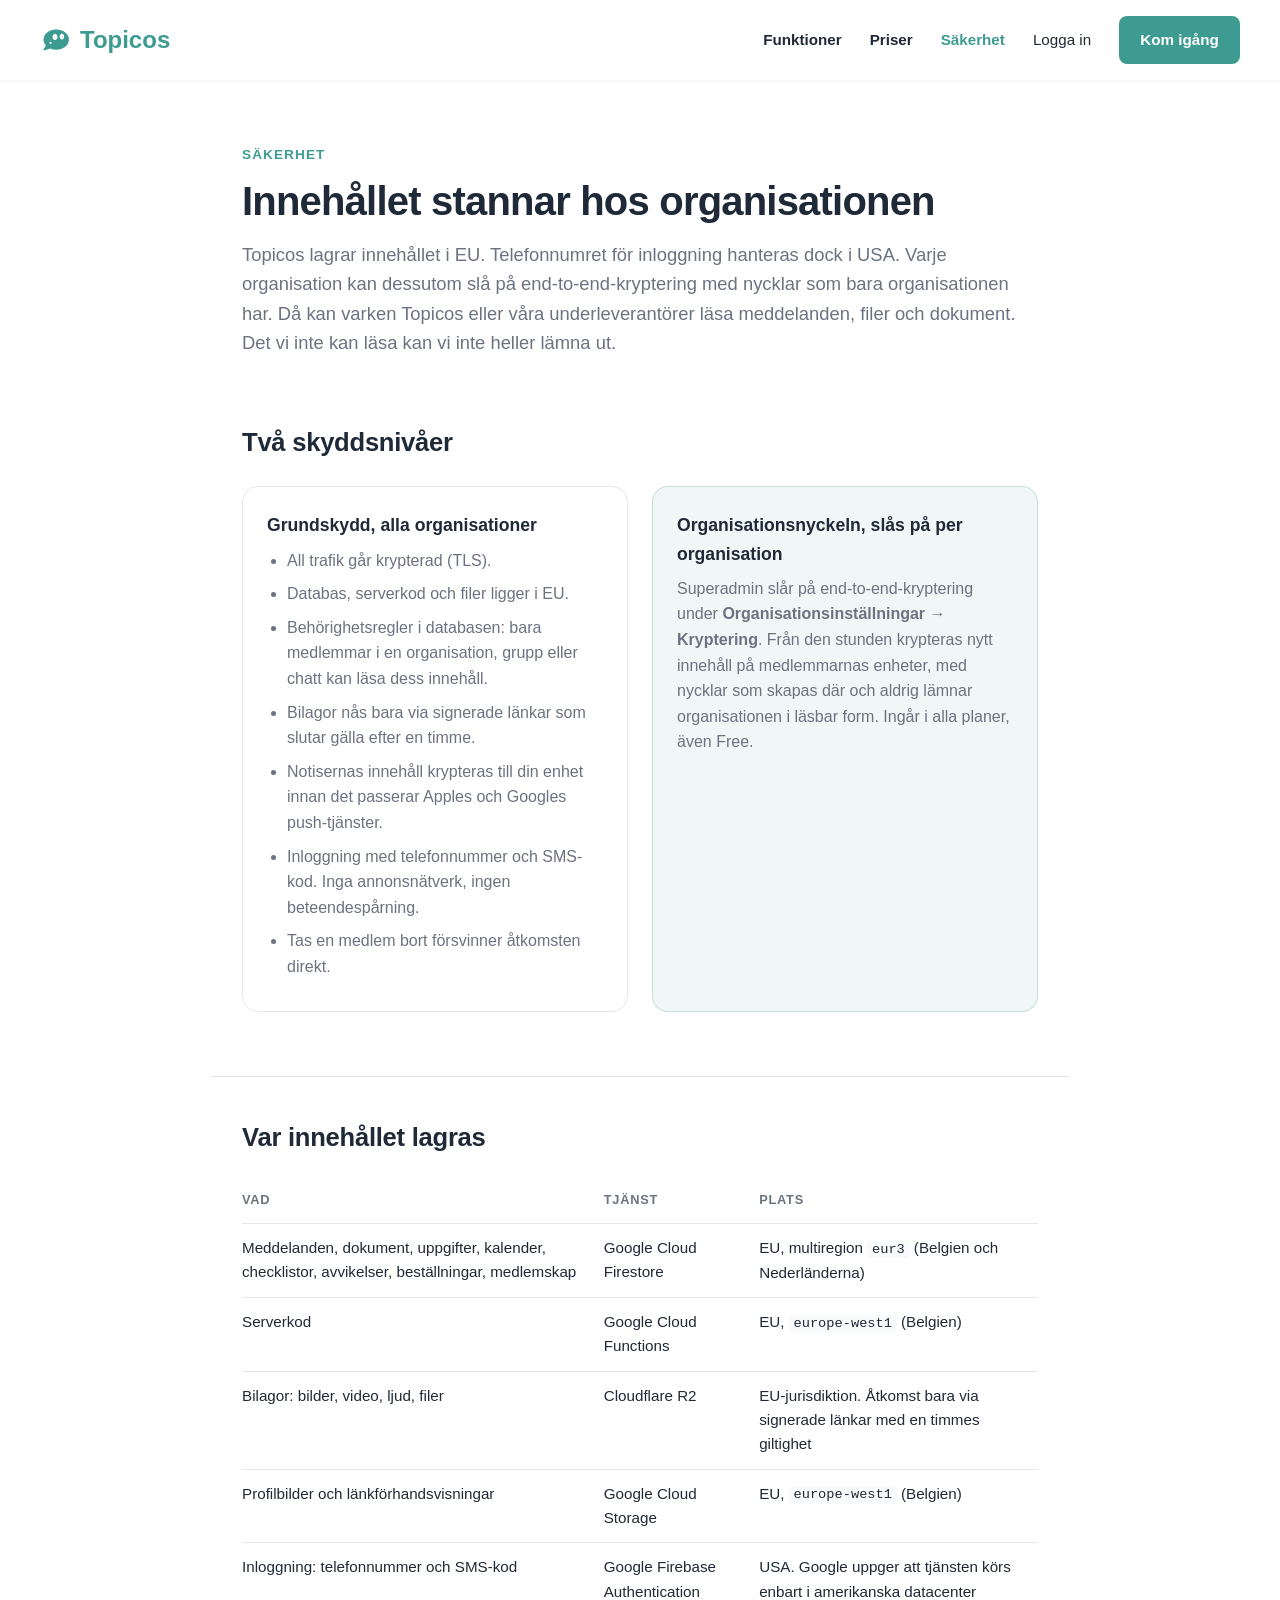
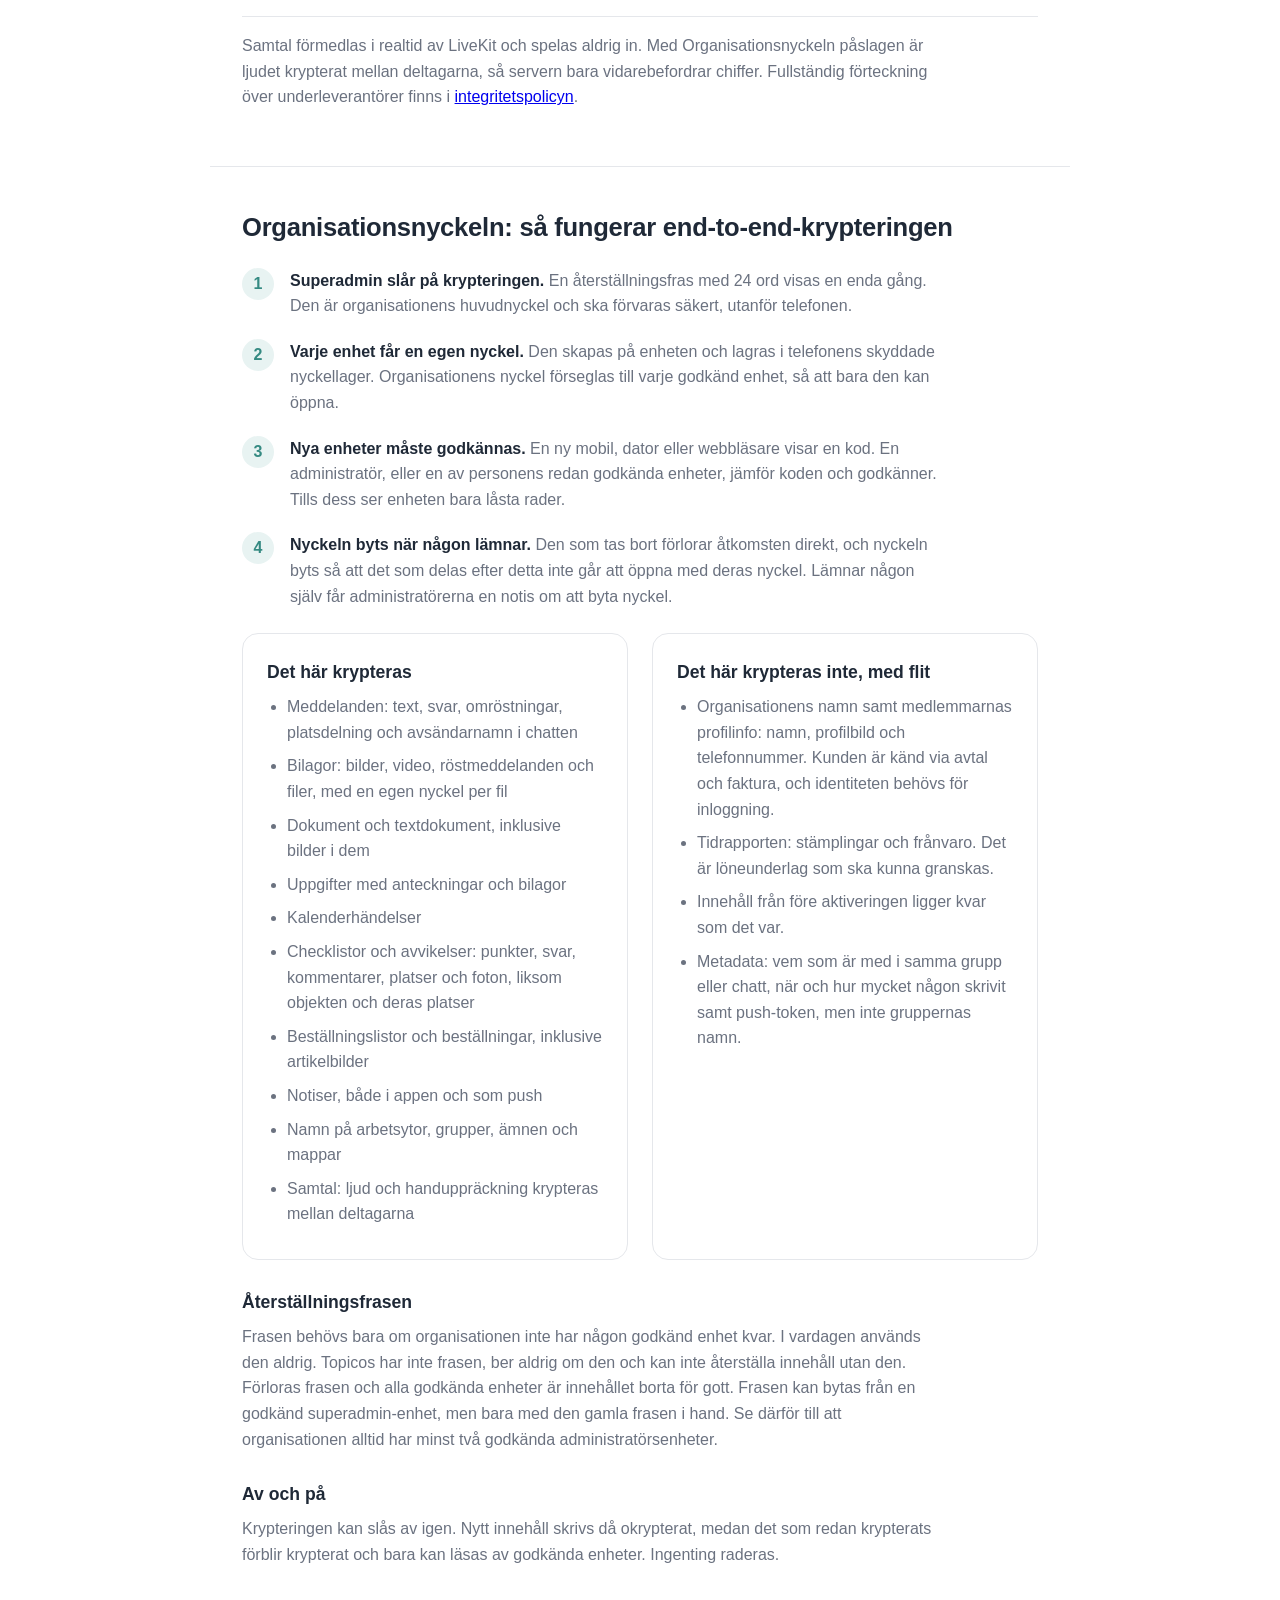
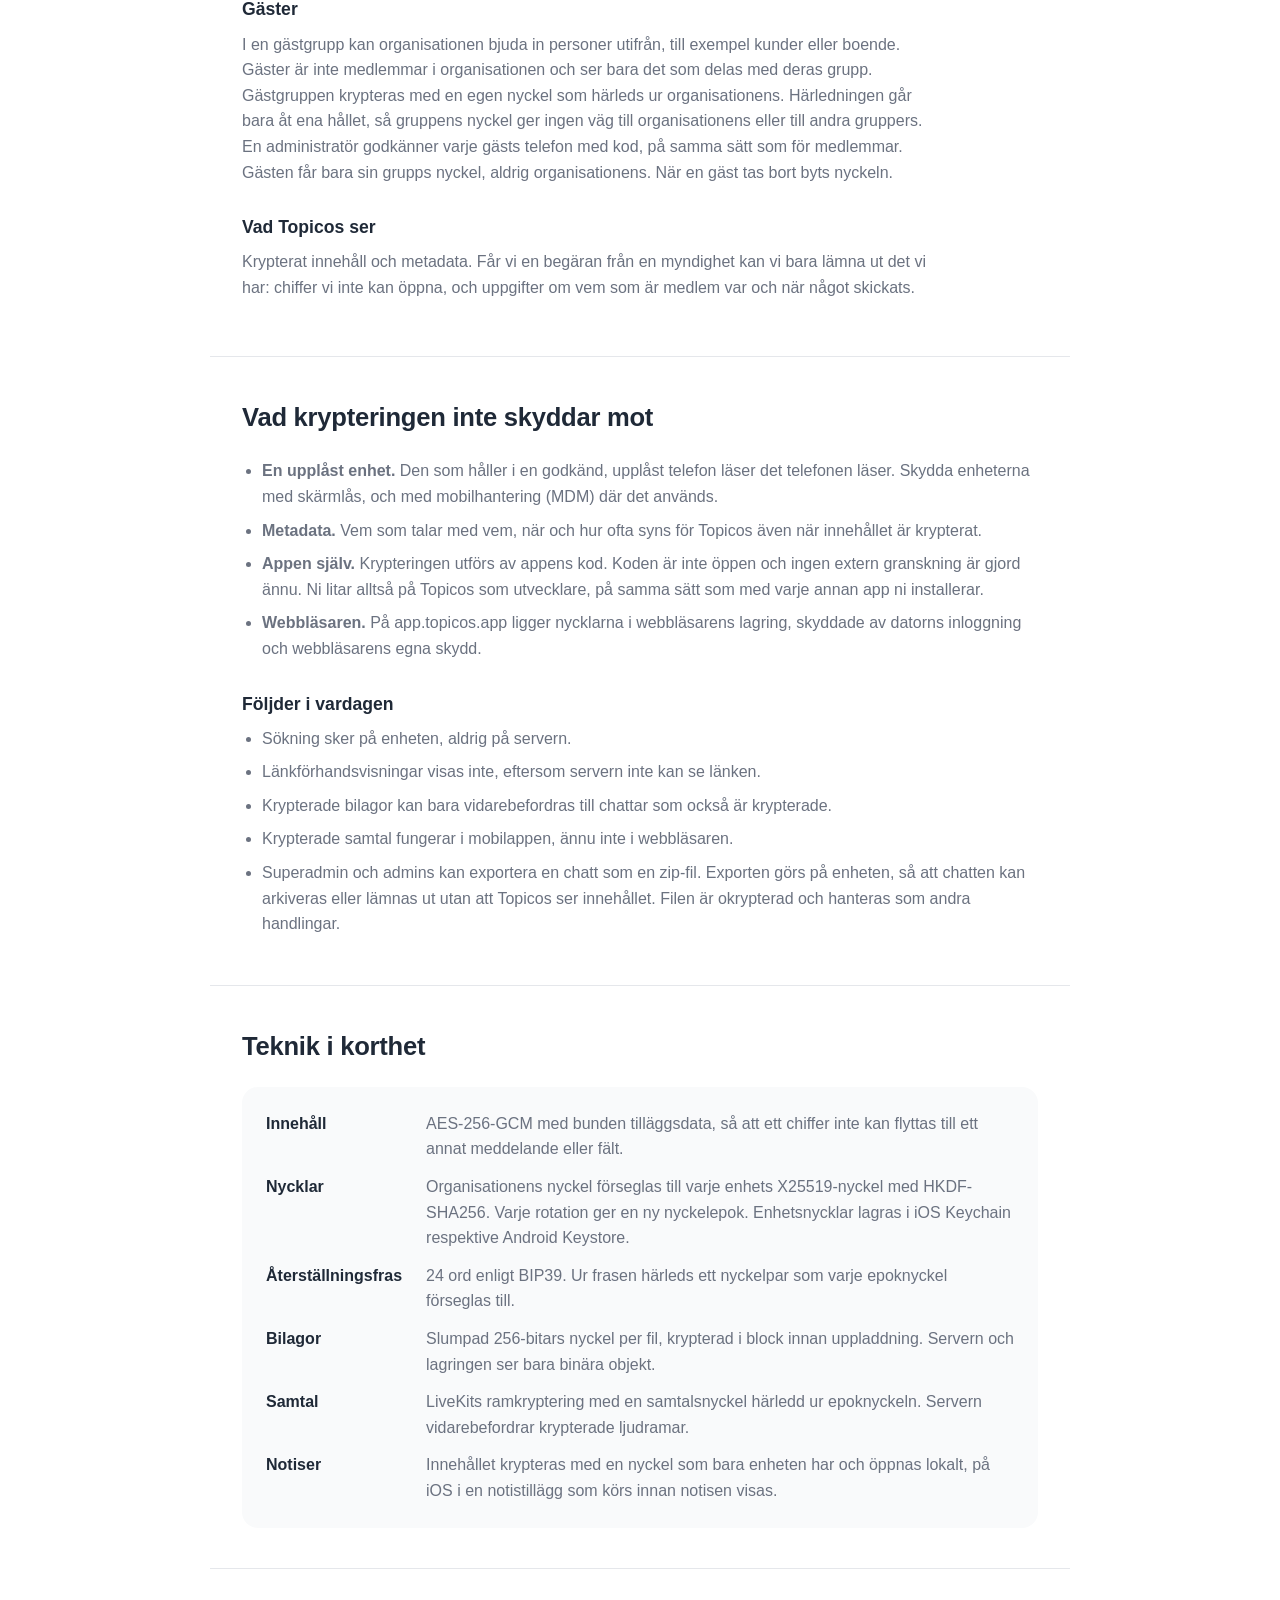
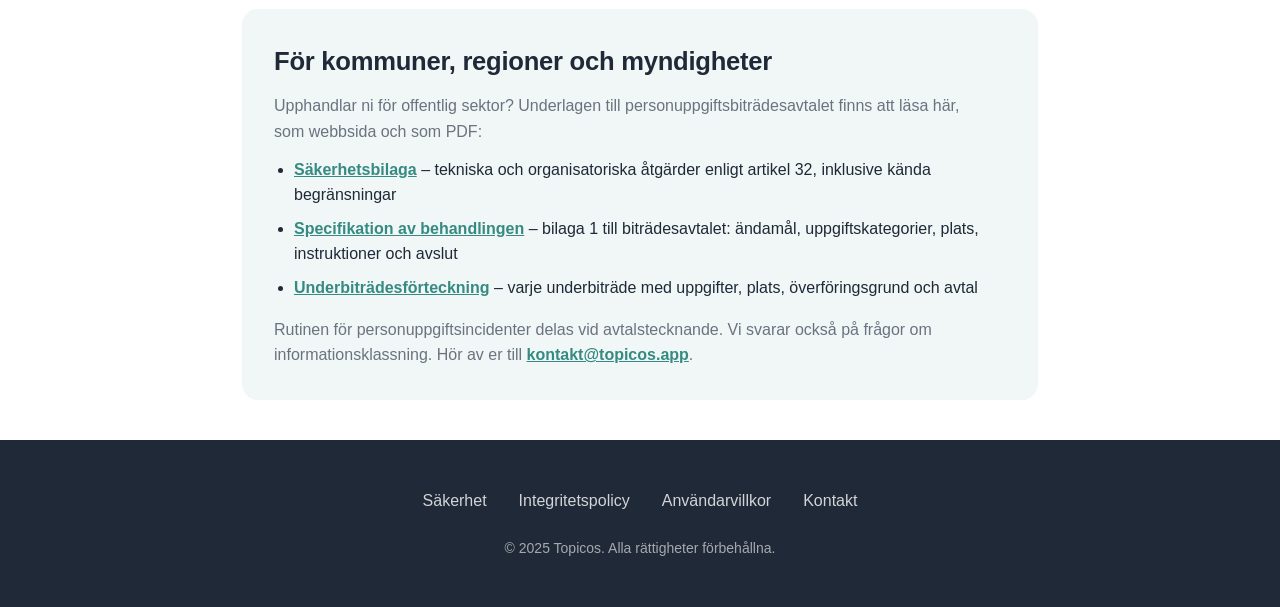
<file: sakerhet.html>
<!DOCTYPE html>
<html lang="sv">
<head>
  <meta charset="UTF-8">
  <meta name="viewport" content="width=device-width, initial-scale=1.0">
  <meta name="description" content="Så skyddar Topicos organisationens innehåll: data lagras i EU, och varje organisation kan slå på end-to-end-kryptering med nycklar som bara organisationen har.">
  <title>Säkerhet – Topicos</title>

  <meta property="og:type" content="website">
  <meta property="og:site_name" content="Topicos">
  <meta property="og:locale" content="sv_SE">
  <meta property="og:url" content="https://topicos.app/sakerhet.html">
  <meta property="og:title" content="Säkerhet – Topicos">
  <meta property="og:description" content="Data lagras i EU, och varje organisation kan slå på end-to-end-kryptering med nycklar som bara organisationen har. Det vi inte kan läsa kan vi inte lämna ut.">
  <meta property="og:image" content="https://topicos.app/Bilder/Topicos-showcase-2.png">
  <meta property="og:image:width" content="2300">
  <meta property="og:image:height" content="1080">
  <meta name="twitter:card" content="summary_large_image">

  <link rel="stylesheet" href="styles.css">
  <link rel="icon" type="image/png" href="logo.png">
</head>
<body>
  <!-- Navigation -->
  <nav class="navbar">
    <div class="nav-container">
      <a href="/" class="logo"><img src="logo.png" alt="Topicos" class="logo-img" style="height:32px;width:32px;">Topicos</a>
      <div class="nav-links">
        <a href="index.html#features">Funktioner</a>
        <a href="index.html#pricing">Priser</a>
        <a href="sakerhet.html" class="active" aria-current="page">Säkerhet</a>
        <a href="https://app.topicos.app" class="nav-signin">Logga in</a>
        <a href="https://app.topicos.app" class="btn btn-primary btn-sm">Kom igång</a>
      </div>
      <button class="hamburger" id="hamburger" aria-label="Meny">
        <span></span>
        <span></span>
        <span></span>
      </button>
    </div>
    <div class="mobile-menu" id="mobileMenu">
      <a href="index.html#features">Funktioner</a>
      <a href="index.html#pricing">Priser</a>
      <a href="sakerhet.html">Säkerhet</a>
      <a href="https://app.topicos.app">Logga in</a>
      <a href="privacy.html">Integritetspolicy</a>
      <a href="terms.html">Användarvillkor</a>
    </div>
  </nav>

  <main class="sec-page">

    <header class="sec-hero">
      <p class="sec-eyebrow">Säkerhet</p>
      <h1>Innehållet stannar hos organisationen</h1>
      <p class="sec-lead">Topicos lagrar innehållet i EU. Telefonnumret för inloggning hanteras dock i USA. Varje organisation kan dessutom slå på end-to-end-kryptering med nycklar som bara organisationen har. Då kan varken Topicos eller våra underleverantörer läsa meddelanden, filer och dokument. Det vi inte kan läsa kan vi inte heller lämna ut.</p>
    </header>

    <!-- Två nivåer -->
    <section class="sec-section">
      <h2>Två skyddsnivåer</h2>
      <div class="sec-two">
        <div class="sec-box">
          <h3>Grundskydd, alla organisationer</h3>
          <ul>
            <li>All trafik går krypterad (TLS).</li>
            <li>Databas, serverkod och filer ligger i EU.</li>
            <li>Behörighetsregler i databasen: bara medlemmar i en organisation, grupp eller chatt kan läsa dess innehåll.</li>
            <li>Bilagor nås bara via signerade länkar som slutar gälla efter en timme.</li>
            <li>Notisernas innehåll krypteras till din enhet innan det passerar Apples och Googles push-tjänster.</li>
            <li>Inloggning med telefonnummer och SMS-kod. Inga annonsnätverk, ingen beteendespårning.</li>
            <li>Tas en medlem bort försvinner åtkomsten direkt.</li>
          </ul>
        </div>
        <div class="sec-box sec-box-accent">
          <h3>Organisationsnyckeln, slås på per organisation</h3>
          <p>Superadmin slår på end-to-end-kryptering under <strong>Organisationsinställningar → Kryptering</strong>. Från den stunden krypteras nytt innehåll på medlemmarnas enheter, med nycklar som skapas där och aldrig lämnar organisationen i läsbar form. Ingår i alla planer, även Free.</p>
        </div>
      </div>
    </section>

    <!-- Var innehållet lagras -->
    <section class="sec-section">
      <h2>Var innehållet lagras</h2>
      <div class="sec-table-wrap">
        <table class="sec-table">
          <thead>
            <tr><th>Vad</th><th>Tjänst</th><th>Plats</th></tr>
          </thead>
          <tbody>
            <tr>
              <td>Meddelanden, dokument, uppgifter, kalender, checklistor, avvikelser, beställningar, medlemskap</td>
              <td>Google Cloud Firestore</td>
              <td>EU, multiregion <code>eur3</code> (Belgien och Nederländerna)</td>
            </tr>
            <tr>
              <td>Serverkod</td>
              <td>Google Cloud Functions</td>
              <td>EU, <code>europe-west1</code> (Belgien)</td>
            </tr>
            <tr>
              <td>Bilagor: bilder, video, ljud, filer</td>
              <td>Cloudflare R2</td>
              <td>EU-jurisdiktion. Åtkomst bara via signerade länkar med en timmes giltighet</td>
            </tr>
            <tr>
              <td>Profilbilder och länkförhandsvisningar</td>
              <td>Google Cloud Storage</td>
              <td>EU, <code>europe-west1</code> (Belgien)</td>
            </tr>
            <tr>
              <td>Inloggning: telefonnummer och SMS-kod</td>
              <td>Google Firebase Authentication</td>
              <td>USA. Google uppger att tjänsten körs enbart i amerikanska datacenter</td>
            </tr>
          </tbody>
        </table>
      </div>
      <p>Samtal förmedlas i realtid av LiveKit och spelas aldrig in. Med Organisationsnyckeln påslagen är ljudet krypterat mellan deltagarna, så servern bara vidarebefordrar chiffer. Fullständig förteckning över underleverantörer finns i <a href="privacy.html">integritetspolicyn</a>.</p>
    </section>

    <!-- Organisationsnyckeln -->
    <section class="sec-section">
      <h2>Organisationsnyckeln: så fungerar end-to-end-krypteringen</h2>
      <ol class="sec-steps">
        <li>
          <strong>Superadmin slår på krypteringen.</strong> En återställningsfras med 24 ord visas en enda gång. Den är organisationens huvudnyckel och ska förvaras säkert, utanför telefonen.
        </li>
        <li>
          <strong>Varje enhet får en egen nyckel.</strong> Den skapas på enheten och lagras i telefonens skyddade nyckellager. Organisationens nyckel förseglas till varje godkänd enhet, så att bara den kan öppna.
        </li>
        <li>
          <strong>Nya enheter måste godkännas.</strong> En ny mobil, dator eller webbläsare visar en kod. En administratör, eller en av personens redan godkända enheter, jämför koden och godkänner. Tills dess ser enheten bara låsta rader.
        </li>
        <li>
          <strong>Nyckeln byts när någon lämnar.</strong> Den som tas bort förlorar åtkomsten direkt, och nyckeln byts så att det som delas efter detta inte går att öppna med deras nyckel. Lämnar någon själv får administratörerna en notis om att byta nyckel.
        </li>
      </ol>

      <div class="sec-two">
        <div class="sec-box">
          <h3>Det här krypteras</h3>
          <ul>
            <li>Meddelanden: text, svar, omröstningar, platsdelning och avsändarnamn i chatten</li>
            <li>Bilagor: bilder, video, röstmeddelanden och filer, med en egen nyckel per fil</li>
            <li>Dokument och textdokument, inklusive bilder i dem</li>
            <li>Uppgifter med anteckningar och bilagor</li>
            <li>Kalenderhändelser</li>
            <li>Checklistor och avvikelser: punkter, svar, kommentarer, platser och foton, liksom objekten och deras platser</li>
            <li>Beställningslistor och beställningar, inklusive artikelbilder</li>
            <li>Notiser, både i appen och som push</li>
            <li>Namn på arbetsytor, grupper, ämnen och mappar</li>
            <li>Samtal: ljud och handuppräckning krypteras mellan deltagarna</li>
          </ul>
        </div>
        <div class="sec-box">
          <h3>Det här krypteras inte, med flit</h3>
          <ul>
            <li>Organisationens namn samt medlemmarnas profilinfo: namn, profilbild och telefonnummer. Kunden är känd via avtal och faktura, och identiteten behövs för inloggning.</li>
            <li>Tidrapporten: stämplingar och frånvaro. Det är löneunderlag som ska kunna granskas.</li>
            <li>Innehåll från före aktiveringen ligger kvar som det var.</li>
            <li>Metadata: vem som är med i samma grupp eller chatt, när och hur mycket någon skrivit samt push-token, men inte gruppernas namn.</li>
          </ul>
        </div>
      </div>

      <h3>Återställningsfrasen</h3>
      <p>Frasen behövs bara om organisationen inte har någon godkänd enhet kvar. I vardagen används den aldrig. Topicos har inte frasen, ber aldrig om den och kan inte återställa innehåll utan den. Förloras frasen och alla godkända enheter är innehållet borta för gott. Frasen kan bytas från en godkänd superadmin-enhet, men bara med den gamla frasen i hand. Se därför till att organisationen alltid har minst två godkända administratörsenheter.</p>

      <h3>Av och på</h3>
      <p>Krypteringen kan slås av igen. Nytt innehåll skrivs då okrypterat, medan det som redan krypterats förblir krypterat och bara kan läsas av godkända enheter. Ingenting raderas.</p>

      <h3>Gäster</h3>
      <p>I en gästgrupp kan organisationen bjuda in personer utifrån, till exempel kunder eller boende. Gäster är inte medlemmar i organisationen och ser bara det som delas med deras grupp. Gästgruppen krypteras med en egen nyckel som härleds ur organisationens. Härledningen går bara åt ena hållet, så gruppens nyckel ger ingen väg till organisationens eller till andra gruppers. En administratör godkänner varje gästs telefon med kod, på samma sätt som för medlemmar. Gästen får bara sin grupps nyckel, aldrig organisationens. När en gäst tas bort byts nyckeln.</p>

      <h3>Vad Topicos ser</h3>
      <p>Krypterat innehåll och metadata. Får vi en begäran från en myndighet kan vi bara lämna ut det vi har: chiffer vi inte kan öppna, och uppgifter om vem som är medlem var och när något skickats.</p>
    </section>

    <!-- Begränsningar -->
    <section class="sec-section">
      <h2>Vad krypteringen inte skyddar mot</h2>
      <ul class="sec-plain">
        <li><strong>En upplåst enhet.</strong> Den som håller i en godkänd, upplåst telefon läser det telefonen läser. Skydda enheterna med skärmlås, och med mobilhantering (MDM) där det används.</li>
        <li><strong>Metadata.</strong> Vem som talar med vem, när och hur ofta syns för Topicos även när innehållet är krypterat.</li>
        <li><strong>Appen själv.</strong> Krypteringen utförs av appens kod. Koden är inte öppen och ingen extern granskning är gjord ännu. Ni litar alltså på Topicos som utvecklare, på samma sätt som med varje annan app ni installerar.</li>
        <li><strong>Webbläsaren.</strong> På app.topicos.app ligger nycklarna i webbläsarens lagring, skyddade av datorns inloggning och webbläsarens egna skydd.</li>
      </ul>
      <h3>Följder i vardagen</h3>
      <ul class="sec-plain">
        <li>Sökning sker på enheten, aldrig på servern.</li>
        <li>Länkförhandsvisningar visas inte, eftersom servern inte kan se länken.</li>
        <li>Krypterade bilagor kan bara vidarebefordras till chattar som också är krypterade.</li>
        <li>Krypterade samtal fungerar i mobilappen, ännu inte i webbläsaren.</li>
        <li>Superadmin och admins kan exportera en chatt som en zip-fil. Exporten görs på enheten, så att chatten kan arkiveras eller lämnas ut utan att Topicos ser innehållet. Filen är okrypterad och hanteras som andra handlingar.</li>
      </ul>
    </section>

    <!-- Teknik -->
    <section class="sec-section">
      <h2>Teknik i korthet</h2>
      <div class="sec-tech">
        <dl>
          <dt>Innehåll</dt>
          <dd>AES-256-GCM med bunden tilläggsdata, så att ett chiffer inte kan flyttas till ett annat meddelande eller fält.</dd>
          <dt>Nycklar</dt>
          <dd>Organisationens nyckel förseglas till varje enhets X25519-nyckel med HKDF-SHA256. Varje rotation ger en ny nyckelepok. Enhetsnycklar lagras i iOS Keychain respektive Android Keystore.</dd>
          <dt>Återställningsfras</dt>
          <dd>24 ord enligt BIP39. Ur frasen härleds ett nyckelpar som varje epoknyckel förseglas till.</dd>
          <dt>Bilagor</dt>
          <dd>Slumpad 256-bitars nyckel per fil, krypterad i block innan uppladdning. Servern och lagringen ser bara binära objekt.</dd>
          <dt>Samtal</dt>
          <dd>LiveKits ramkryptering med en samtalsnyckel härledd ur epoknyckeln. Servern vidarebefordrar krypterade ljudramar.</dd>
          <dt>Notiser</dt>
          <dd>Innehållet krypteras med en nyckel som bara enheten har och öppnas lokalt, på iOS i en notistillägg som körs innan notisen visas.</dd>
        </dl>
      </div>
    </section>

    <!-- Offentlig sektor -->
    <section class="sec-section">
      <div class="sec-public">
        <h2>För kommuner, regioner och myndigheter</h2>
        <p>Upphandlar ni för offentlig sektor? Underlagen till personuppgiftsbiträdesavtalet finns att läsa här, som webbsida och som PDF:</p>
        <ul class="sec-public-list">
          <li><a href="dokument/sakerhetsbilaga.html">Säkerhetsbilaga</a> – tekniska och organisatoriska åtgärder enligt artikel 32, inklusive kända begränsningar</li>
          <li><a href="dokument/behandlingsspecifikation.html">Specifikation av behandlingen</a> – bilaga 1 till biträdesavtalet: ändamål, uppgiftskategorier, plats, instruktioner och avslut</li>
          <li><a href="dokument/underbitradesforteckning.html">Underbiträdesförteckning</a> – varje underbiträde med uppgifter, plats, överföringsgrund och avtal</li>
        </ul>
        <p>Rutinen för personuppgiftsincidenter delas vid avtalstecknande. Vi svarar också på frågor om informationsklassning. Hör av er till <a href="mailto:kontakt@topicos.app">kontakt@topicos.app</a>.</p>
      </div>
    </section>

  </main>

  <!-- Footer -->
  <footer class="footer">
    <div class="footer-links">
      <a href="sakerhet.html">Säkerhet</a>
      <a href="privacy.html">Integritetspolicy</a>
      <a href="terms.html">Användarvillkor</a>
      <a href="mailto:kontakt@topicos.app">Kontakt</a>
    </div>
    <p>&copy; 2025 Topicos. Alla rättigheter förbehållna.</p>
  </footer>

  <script>
    const hamburger = document.getElementById('hamburger');
    const mobileMenu = document.getElementById('mobileMenu');

    hamburger.addEventListener('click', () => {
      mobileMenu.classList.toggle('active');
    });

    document.addEventListener('click', (e) => {
      if (!hamburger.contains(e.target) && !mobileMenu.contains(e.target)) {
        mobileMenu.classList.remove('active');
      }
    });
  </script>
</body>
</html>
</file>
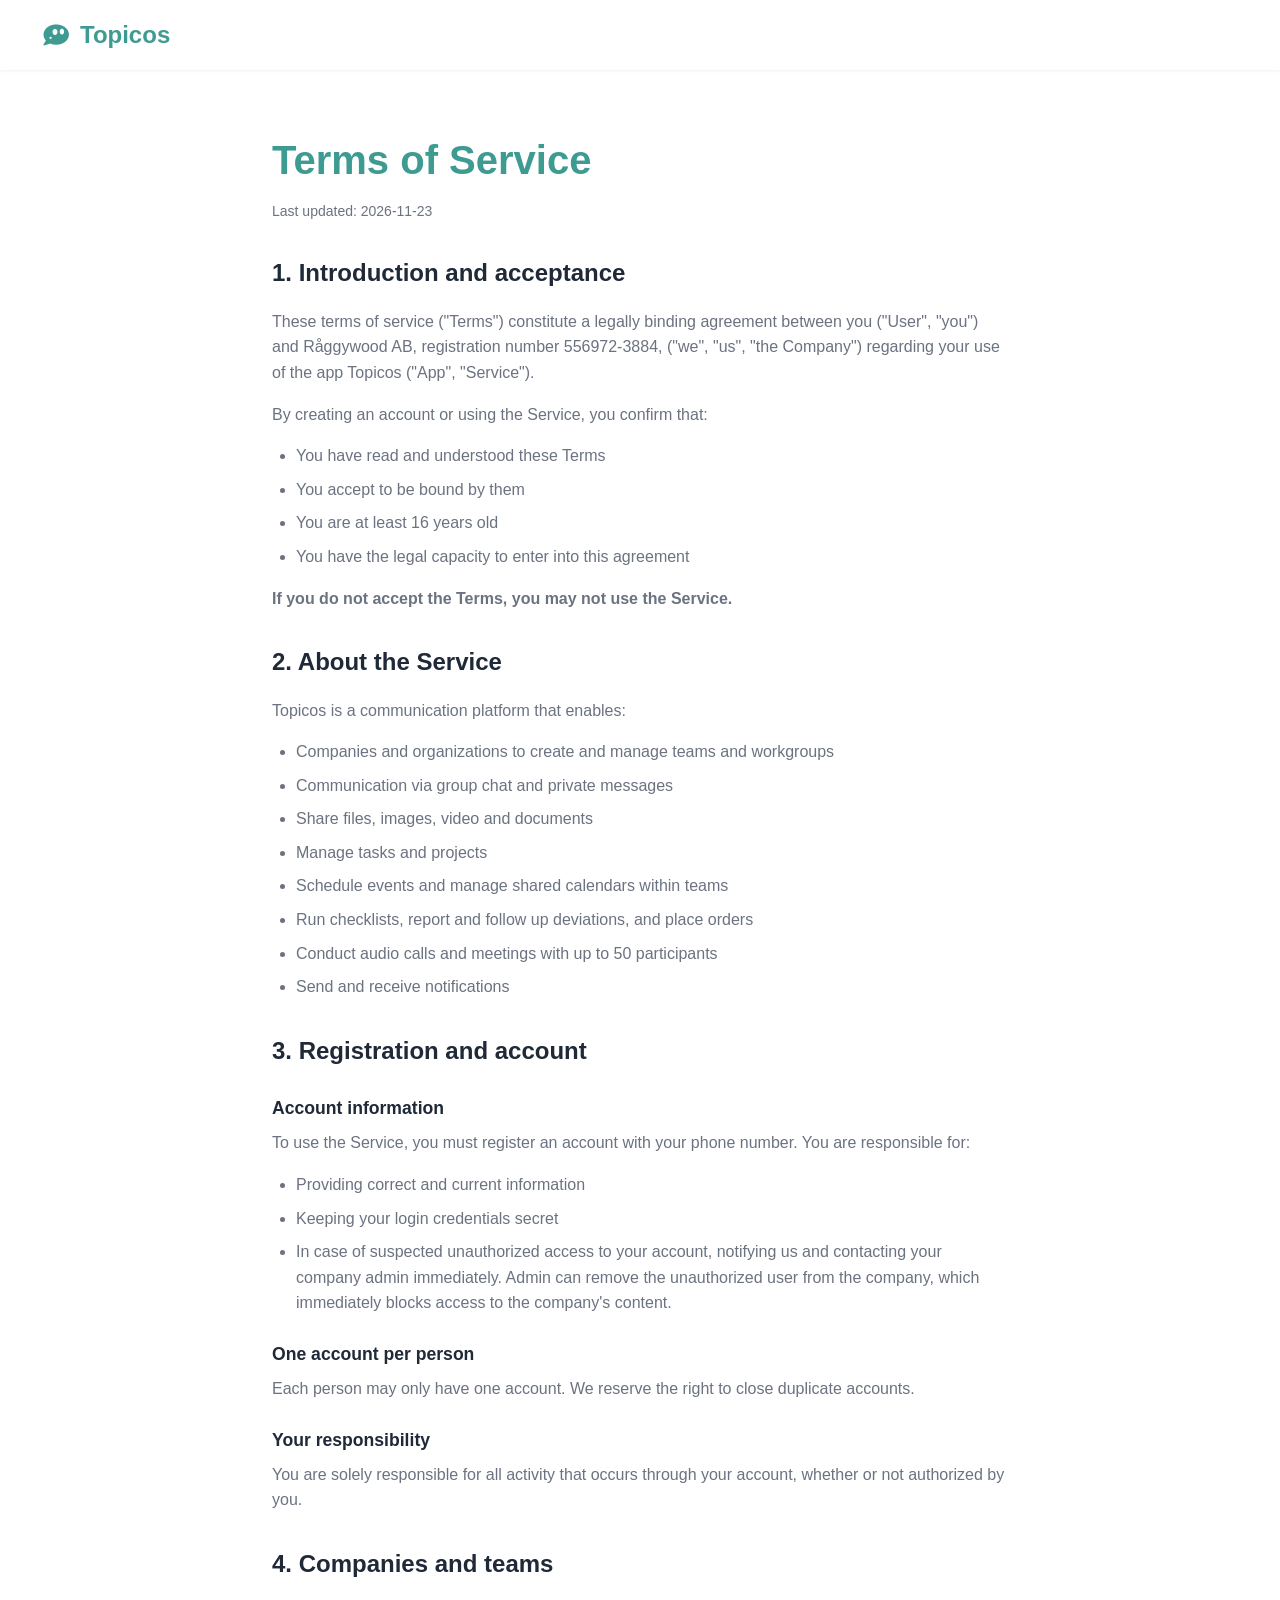
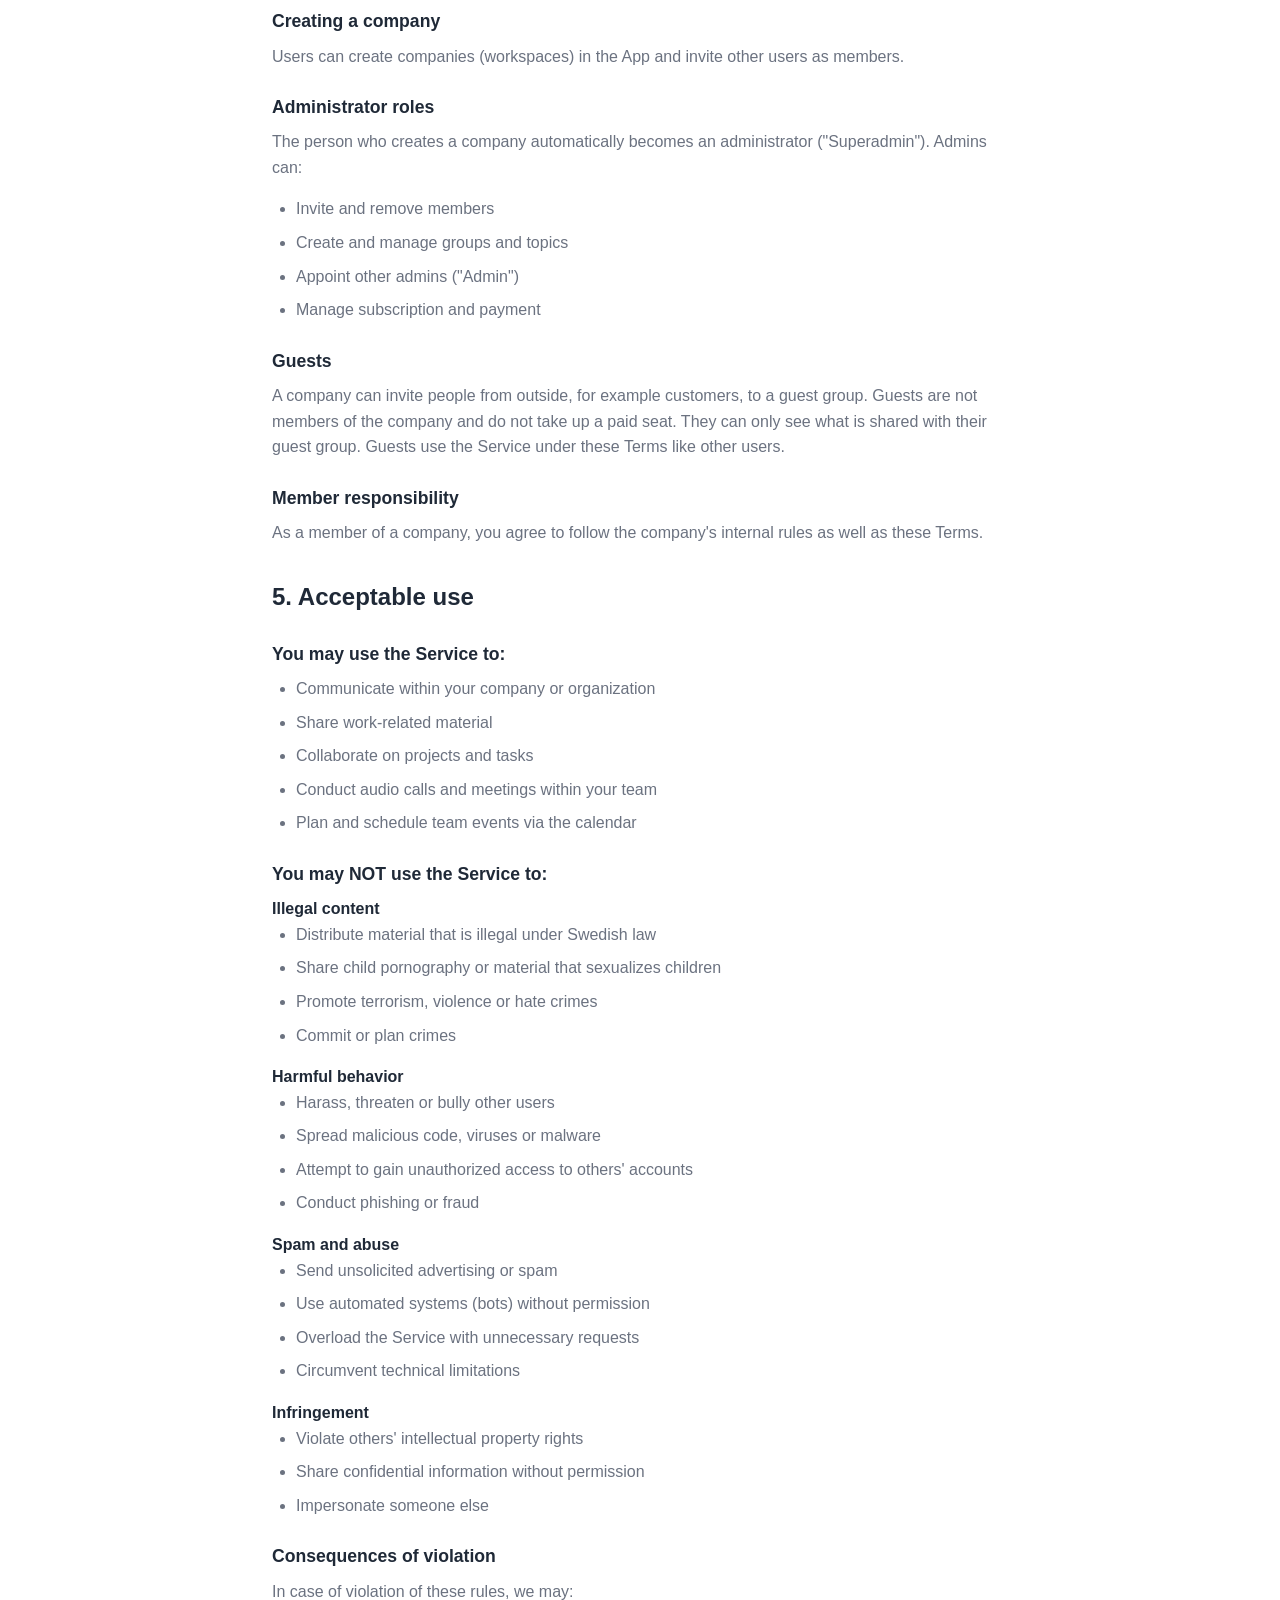
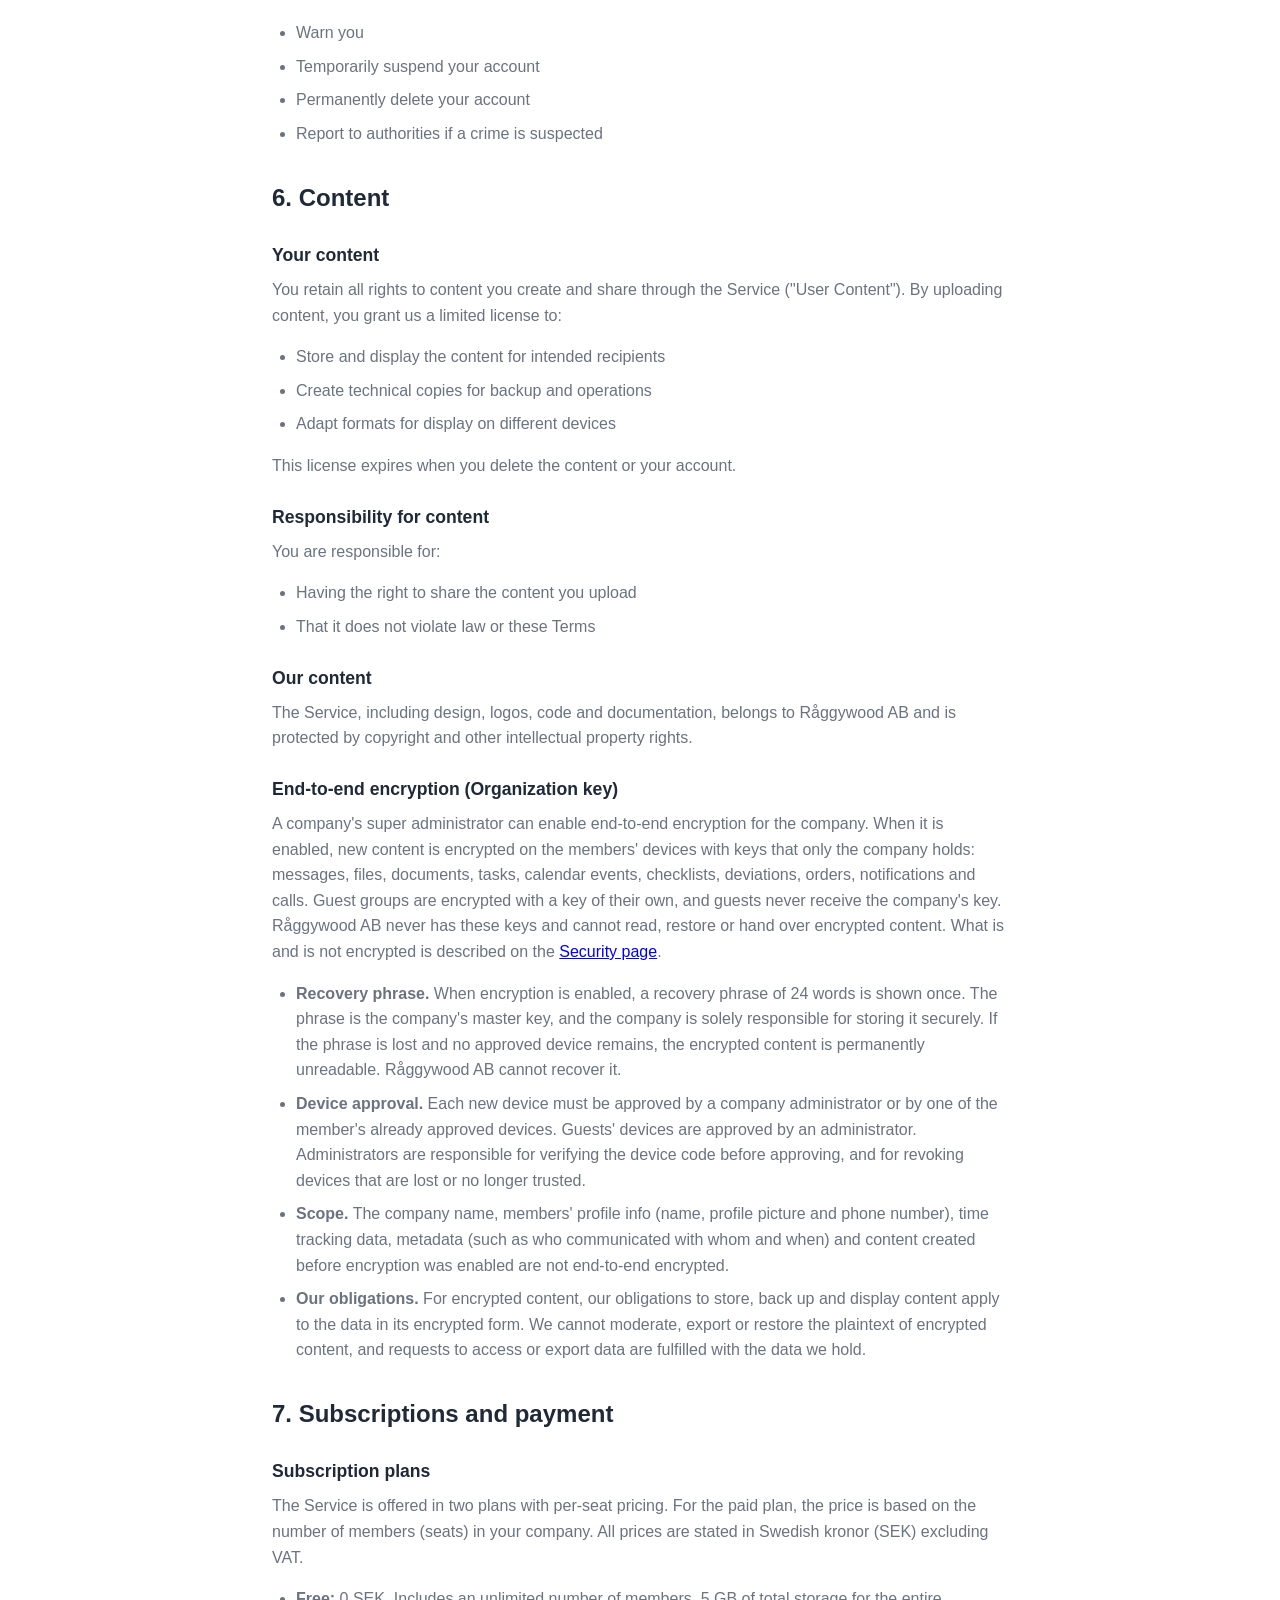
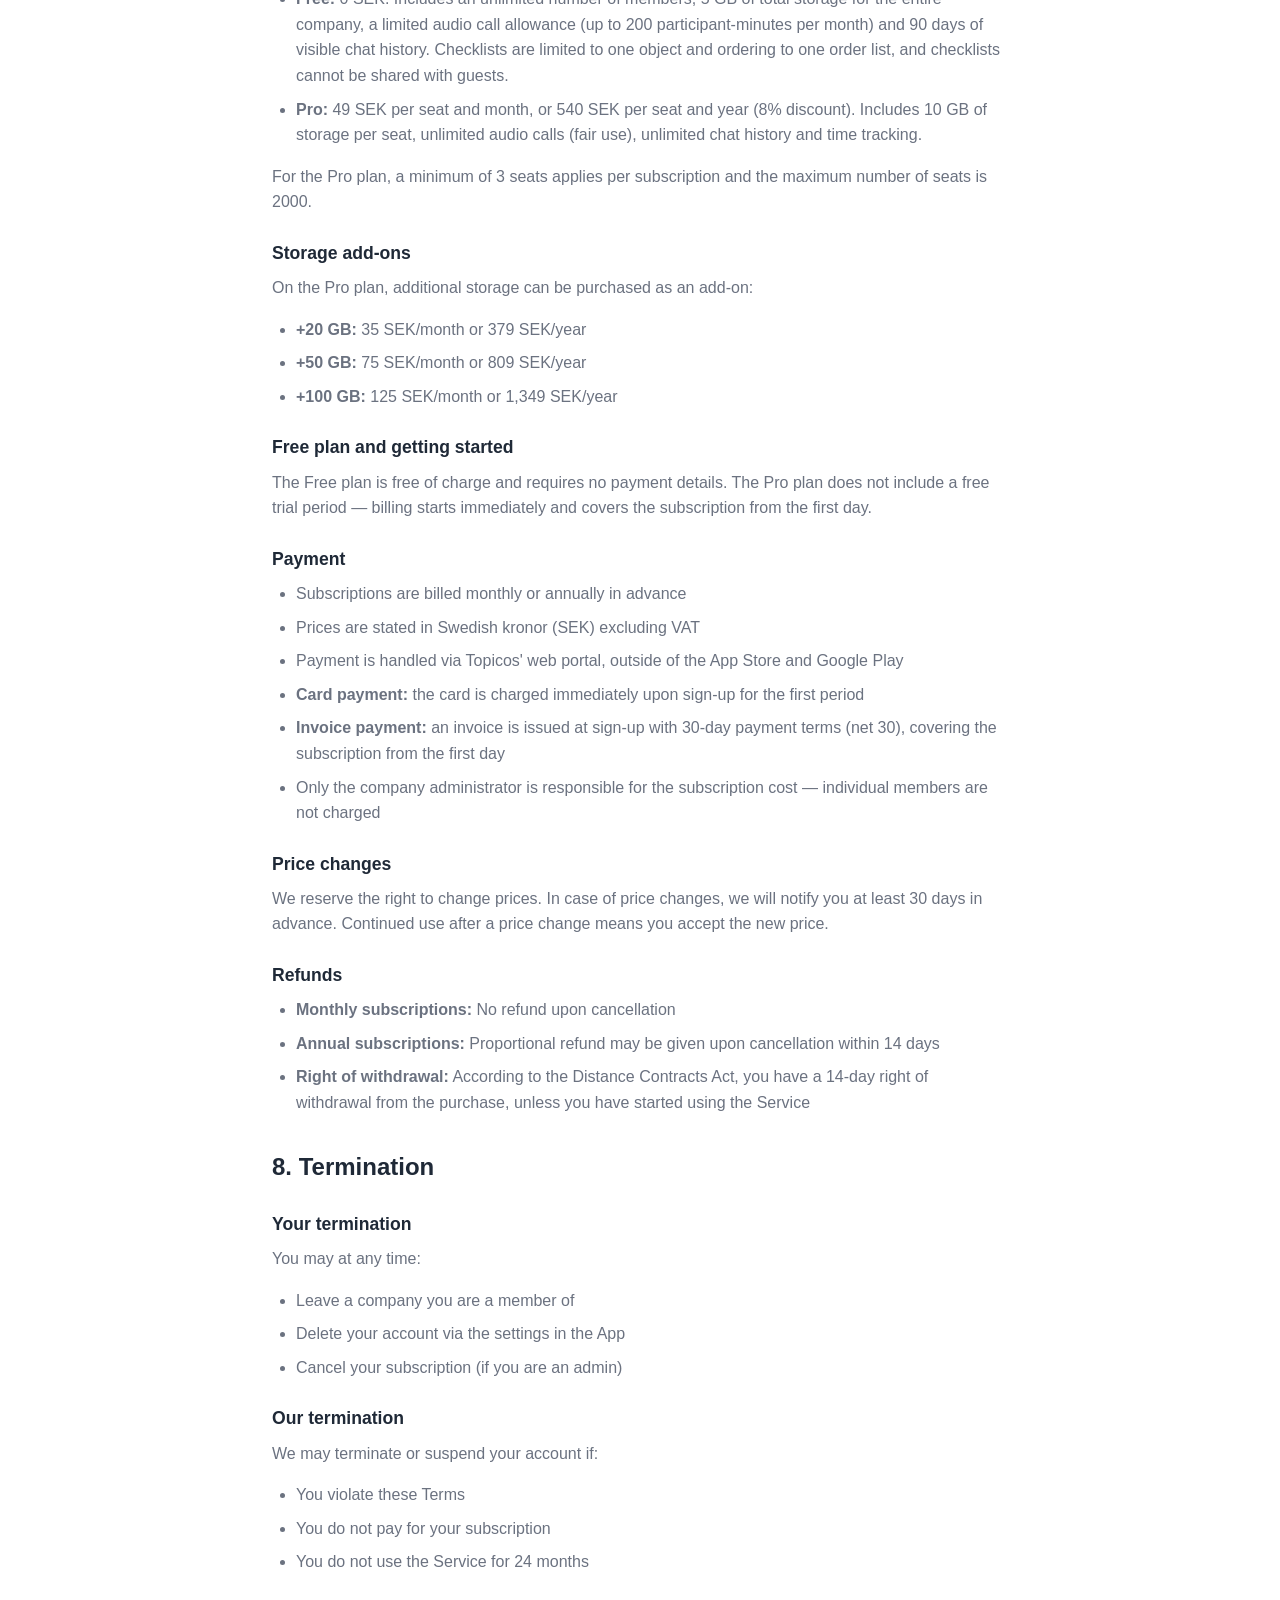
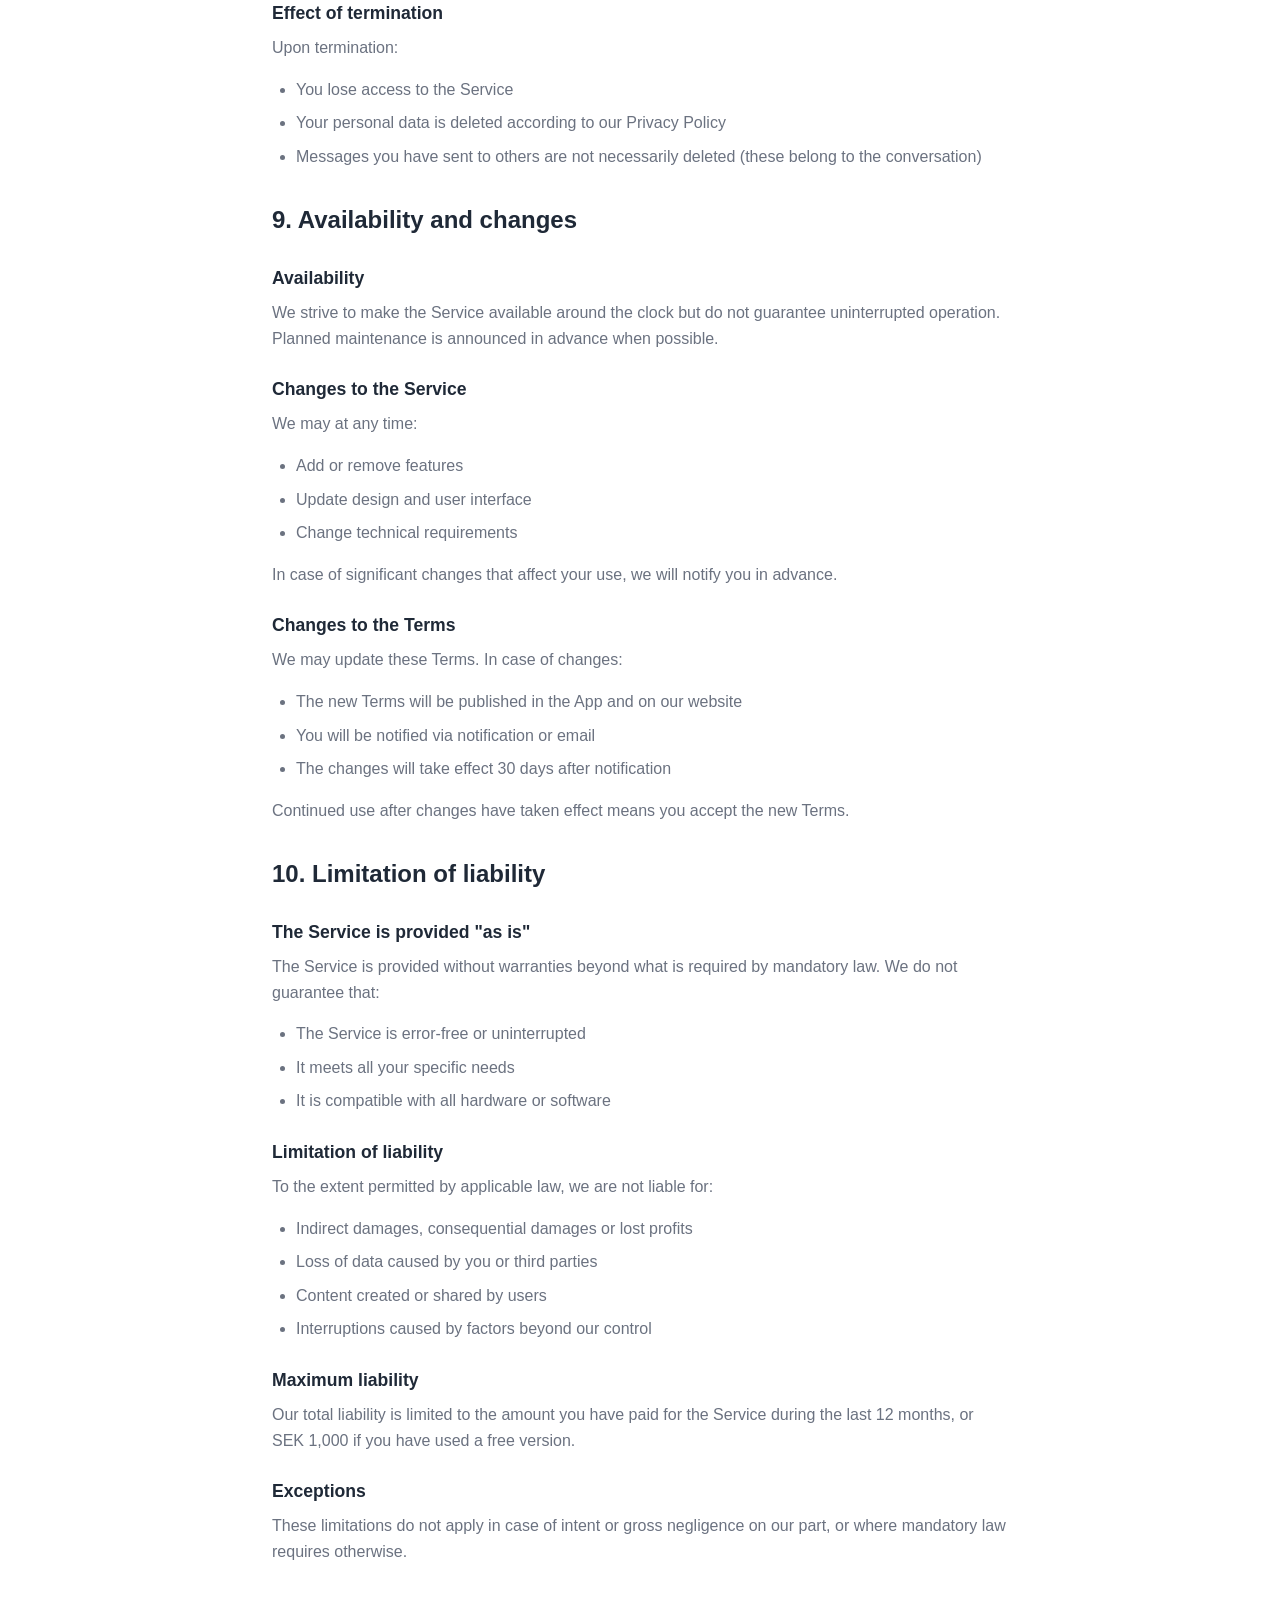
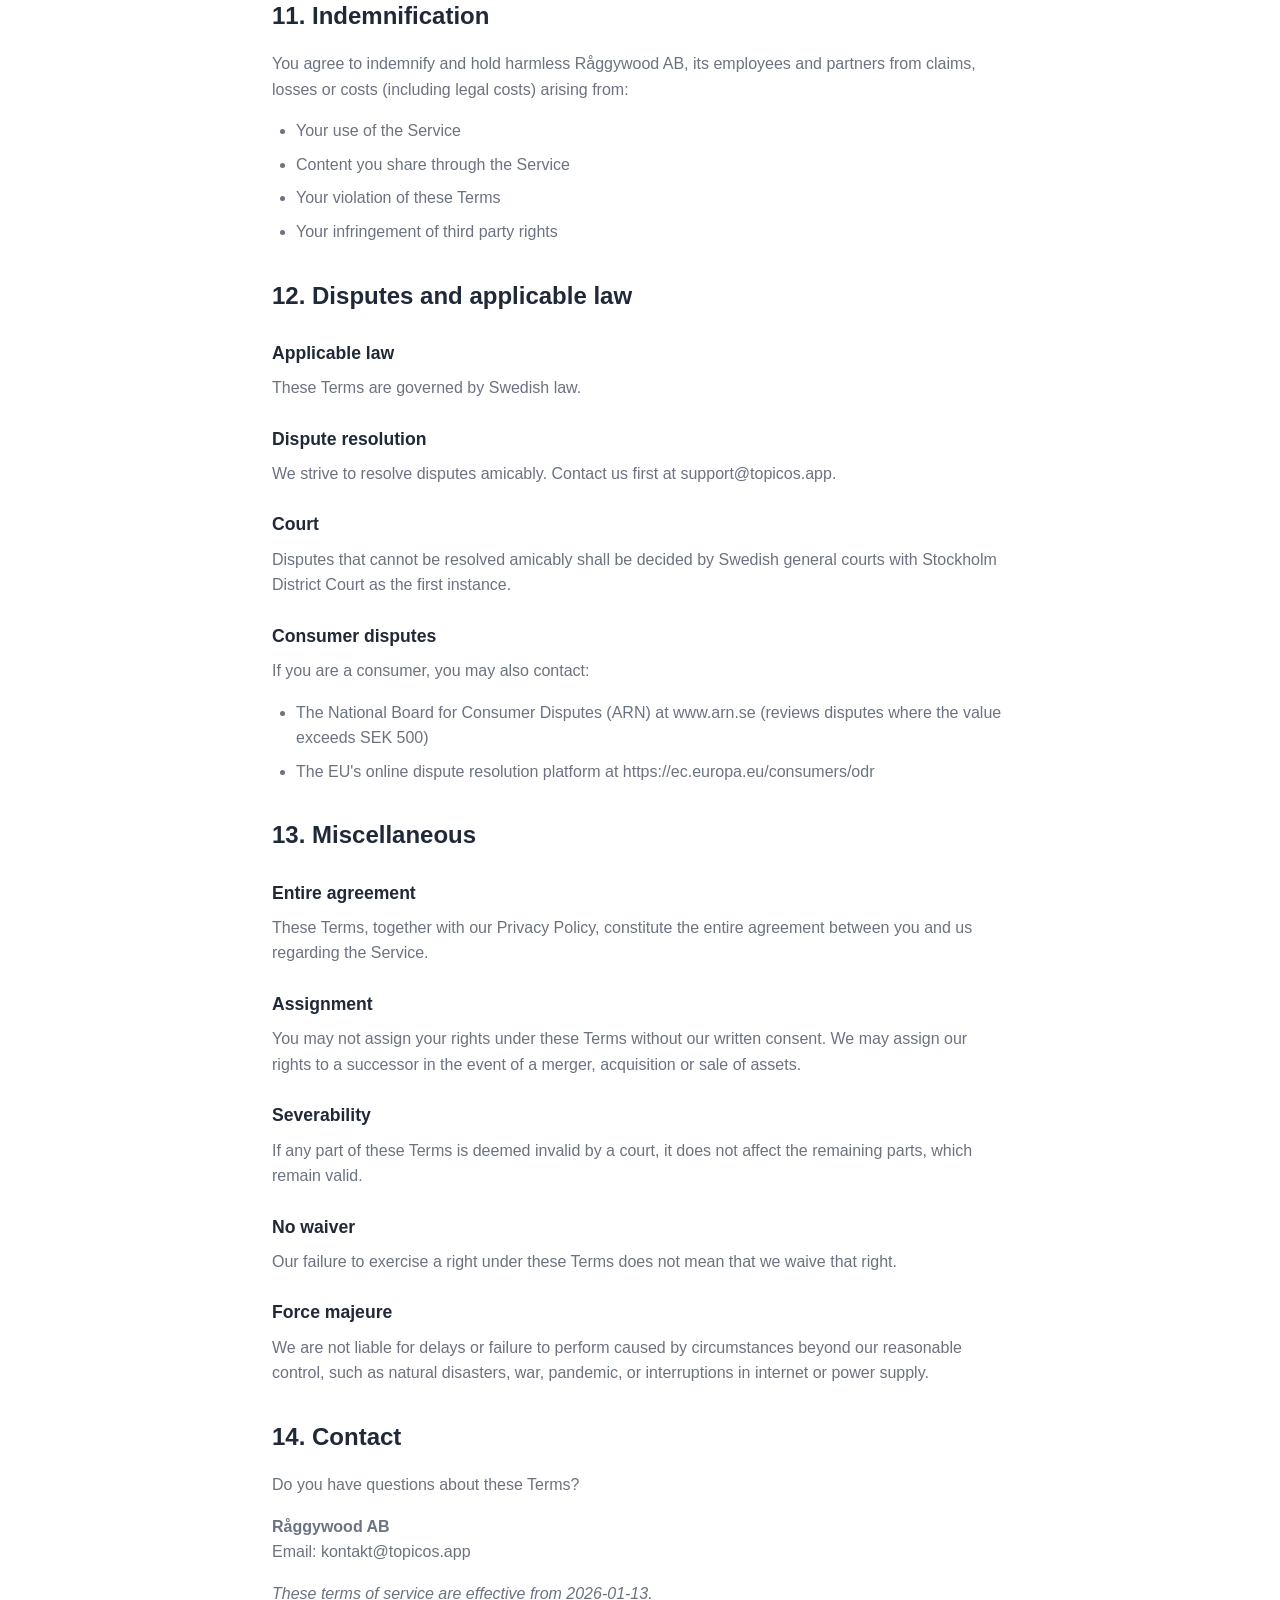
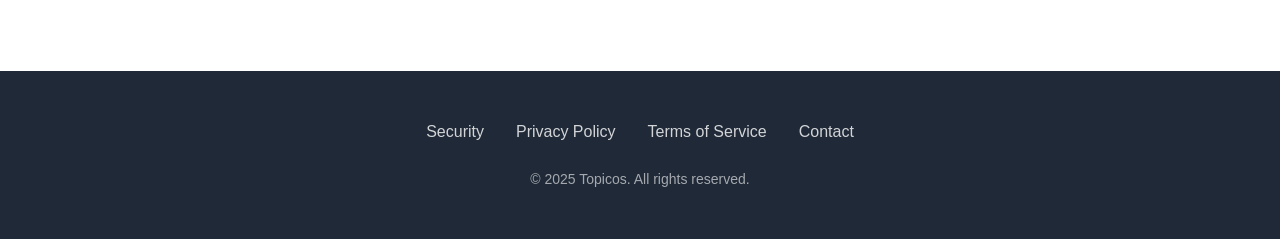
<file: terms.html>
<!DOCTYPE html>
<html lang="en">
<head>
  <meta charset="UTF-8">
  <meta name="viewport" content="width=device-width, initial-scale=1.0">
  <meta name="description" content="Terms of Service for Topicos app">
  <title>Topicos – Terms of Service</title>

  <meta property="og:type" content="website">
  <meta property="og:site_name" content="Topicos">
  <meta property="og:locale" content="en_US">
  <meta property="og:url" content="https://topicos.app/terms.html">
  <meta property="og:title" content="Topicos – Terms of Service">
  <meta property="og:description" content="Terms of Service for Topicos app">
  <meta property="og:image" content="https://topicos.app/Bilder/Topicos-showcase-2.png">
  <meta property="og:image:width" content="2300">
  <meta property="og:image:height" content="1080">
  <meta property="og:image:alt" content="Topicos på laptop och iPhone – chattar, grupper och ämnen">
  <meta name="twitter:card" content="summary_large_image">

  <link rel="stylesheet" href="styles.css">
  <link rel="icon" type="image/png" href="logo.png">
</head>
<body class="legal-page">
  <!-- Navigation -->
  <nav class="navbar">
    <div class="nav-container">
      <a href="/" class="logo"><img src="logo.png" alt="Topicos" class="logo-img" style="height:32px;width:32px;">Topicos</a>
      <button class="hamburger" id="hamburger" aria-label="Menu">
        <span></span>
        <span></span>
        <span></span>
      </button>
    </div>
    <div class="mobile-menu" id="mobileMenu">
      <a href="sakerhet.html">Security (Swedish)</a>
      <a href="privacy-en.html">Privacy Policy</a>
      <a href="terms.html">Terms of Service</a>
    </div>
  </nav>

  <script>
    const hamburger = document.getElementById('hamburger');
    const mobileMenu = document.getElementById('mobileMenu');

    hamburger.addEventListener('click', () => {
      mobileMenu.classList.toggle('active');
    });

    // Close menu when clicking outside
    document.addEventListener('click', (e) => {
      if (!hamburger.contains(e.target) && !mobileMenu.contains(e.target)) {
        mobileMenu.classList.remove('active');
      }
    });
  </script>

  <!-- Terms of Service Content -->
  <main class="legal-content">
    <h1>Terms of Service</h1>
    <p class="last-updated">Last updated: 2026-11-23</p>

    <h2>1. Introduction and acceptance</h2>
    <p>These terms of service ("Terms") constitute a legally binding agreement between you ("User", "you") and Råggywood AB, registration number 556972-3884, ("we", "us", "the Company") regarding your use of the app Topicos ("App", "Service").</p>
    <p>By creating an account or using the Service, you confirm that:</p>
    <ul>
      <li>You have read and understood these Terms</li>
      <li>You accept to be bound by them</li>
      <li>You are at least 16 years old</li>
      <li>You have the legal capacity to enter into this agreement</li>
    </ul>
    <p><strong>If you do not accept the Terms, you may not use the Service.</strong></p>

    <h2>2. About the Service</h2>
    <p>Topicos is a communication platform that enables:</p>
    <ul>
      <li>Companies and organizations to create and manage teams and workgroups</li>
      <li>Communication via group chat and private messages</li>
      <li>Share files, images, video and documents</li>
      <li>Manage tasks and projects</li>
      <li>Schedule events and manage shared calendars within teams</li>
      <li>Run checklists, report and follow up deviations, and place orders</li>
      <li>Conduct audio calls and meetings with up to 50 participants</li>
      <li>Send and receive notifications</li>
    </ul>

    <h2>3. Registration and account</h2>
    <h3>Account information</h3>
    <p>To use the Service, you must register an account with your phone number. You are responsible for:</p>
    <ul>
      <li>Providing correct and current information</li>
      <li>Keeping your login credentials secret</li>
      <li>In case of suspected unauthorized access to your account, notifying us and contacting your company admin immediately. Admin can remove the unauthorized user from the company, which immediately blocks access to the company's content.</li>
    </ul>

    <h3>One account per person</h3>
    <p>Each person may only have one account. We reserve the right to close duplicate accounts.</p>

    <h3>Your responsibility</h3>
    <p>You are solely responsible for all activity that occurs through your account, whether or not authorized by you.</p>

    <h2>4. Companies and teams</h2>
    <h3>Creating a company</h3>
    <p>Users can create companies (workspaces) in the App and invite other users as members.</p>

    <h3>Administrator roles</h3>
    <p>The person who creates a company automatically becomes an administrator ("Superadmin"). Admins can:</p>
    <ul>
      <li>Invite and remove members</li>
      <li>Create and manage groups and topics</li>
      <li>Appoint other admins ("Admin")</li>
      <li>Manage subscription and payment</li>
    </ul>

    <h3>Guests</h3>
    <p>A company can invite people from outside, for example customers, to a guest group. Guests are not members of the company and do not take up a paid seat. They can only see what is shared with their guest group. Guests use the Service under these Terms like other users.</p>

    <h3>Member responsibility</h3>
    <p>As a member of a company, you agree to follow the company's internal rules as well as these Terms.</p>

    <h2>5. Acceptable use</h2>
    <h3>You may use the Service to:</h3>
    <ul>
      <li>Communicate within your company or organization</li>
      <li>Share work-related material</li>
      <li>Collaborate on projects and tasks</li>
      <li>Conduct audio calls and meetings within your team</li>
      <li>Plan and schedule team events via the calendar</li>
    </ul>

    <h3>You may NOT use the Service to:</h3>

    <h4>Illegal content</h4>
    <ul>
      <li>Distribute material that is illegal under Swedish law</li>
      <li>Share child pornography or material that sexualizes children</li>
      <li>Promote terrorism, violence or hate crimes</li>
      <li>Commit or plan crimes</li>
    </ul>

    <h4>Harmful behavior</h4>
    <ul>
      <li>Harass, threaten or bully other users</li>
      <li>Spread malicious code, viruses or malware</li>
      <li>Attempt to gain unauthorized access to others' accounts</li>
      <li>Conduct phishing or fraud</li>
    </ul>

    <h4>Spam and abuse</h4>
    <ul>
      <li>Send unsolicited advertising or spam</li>
      <li>Use automated systems (bots) without permission</li>
      <li>Overload the Service with unnecessary requests</li>
      <li>Circumvent technical limitations</li>
    </ul>

    <h4>Infringement</h4>
    <ul>
      <li>Violate others' intellectual property rights</li>
      <li>Share confidential information without permission</li>
      <li>Impersonate someone else</li>
    </ul>

    <h3>Consequences of violation</h3>
    <p>In case of violation of these rules, we may:</p>
    <ul>
      <li>Warn you</li>
      <li>Temporarily suspend your account</li>
      <li>Permanently delete your account</li>
      <li>Report to authorities if a crime is suspected</li>
    </ul>

    <h2>6. Content</h2>
    <h3>Your content</h3>
    <p>You retain all rights to content you create and share through the Service ("User Content"). By uploading content, you grant us a limited license to:</p>
    <ul>
      <li>Store and display the content for intended recipients</li>
      <li>Create technical copies for backup and operations</li>
      <li>Adapt formats for display on different devices</li>
    </ul>
    <p>This license expires when you delete the content or your account.</p>

    <h3>Responsibility for content</h3>
    <p>You are responsible for:</p>
    <ul>
      <li>Having the right to share the content you upload</li>
      <li>That it does not violate law or these Terms</li>
    </ul>

    <h3>Our content</h3>
    <p>The Service, including design, logos, code and documentation, belongs to Råggywood AB and is protected by copyright and other intellectual property rights.</p>

    <h3>End-to-end encryption (Organization key)</h3>
    <p>A company's super administrator can enable end-to-end encryption for the company. When it is enabled, new content is encrypted on the members' devices with keys that only the company holds: messages, files, documents, tasks, calendar events, checklists, deviations, orders, notifications and calls. Guest groups are encrypted with a key of their own, and guests never receive the company's key. Råggywood AB never has these keys and cannot read, restore or hand over encrypted content. What is and is not encrypted is described on the <a href="sakerhet.html">Security page</a>.</p>
    <ul>
      <li><strong>Recovery phrase.</strong> When encryption is enabled, a recovery phrase of 24 words is shown once. The phrase is the company's master key, and the company is solely responsible for storing it securely. If the phrase is lost and no approved device remains, the encrypted content is permanently unreadable. Råggywood AB cannot recover it.</li>
      <li><strong>Device approval.</strong> Each new device must be approved by a company administrator or by one of the member's already approved devices. Guests' devices are approved by an administrator. Administrators are responsible for verifying the device code before approving, and for revoking devices that are lost or no longer trusted.</li>
      <li><strong>Scope.</strong> The company name, members' profile info (name, profile picture and phone number), time tracking data, metadata (such as who communicated with whom and when) and content created before encryption was enabled are not end-to-end encrypted.</li>
      <li><strong>Our obligations.</strong> For encrypted content, our obligations to store, back up and display content apply to the data in its encrypted form. We cannot moderate, export or restore the plaintext of encrypted content, and requests to access or export data are fulfilled with the data we hold.</li>
    </ul>

    <h2>7. Subscriptions and payment</h2>
    <h3>Subscription plans</h3>
    <p>The Service is offered in two plans with per-seat pricing. For the paid plan, the price is based on the number of members (seats) in your company. All prices are stated in Swedish kronor (SEK) excluding VAT.</p>
    <ul>
      <li><strong>Free:</strong> 0 SEK. Includes an unlimited number of members, 5 GB of total storage for the entire company, a limited audio call allowance (up to 200 participant-minutes per month) and 90 days of visible chat history. Checklists are limited to one object and ordering to one order list, and checklists cannot be shared with guests.</li>
      <li><strong>Pro:</strong> 49 SEK per seat and month, or 540 SEK per seat and year (8% discount). Includes 10 GB of storage per seat, unlimited audio calls (fair use), unlimited chat history and time tracking.</li>
    </ul>
    <p>For the Pro plan, a minimum of 3 seats applies per subscription and the maximum number of seats is 2000.</p>

    <h3>Storage add-ons</h3>
    <p>On the Pro plan, additional storage can be purchased as an add-on:</p>
    <ul>
      <li><strong>+20 GB:</strong> 35 SEK/month or 379 SEK/year</li>
      <li><strong>+50 GB:</strong> 75 SEK/month or 809 SEK/year</li>
      <li><strong>+100 GB:</strong> 125 SEK/month or 1,349 SEK/year</li>
    </ul>

    <h3>Free plan and getting started</h3>
    <p>The Free plan is free of charge and requires no payment details. The Pro plan does not include a free trial period — billing starts immediately and covers the subscription from the first day.</p>

    <h3>Payment</h3>
    <ul>
      <li>Subscriptions are billed monthly or annually in advance</li>
      <li>Prices are stated in Swedish kronor (SEK) excluding VAT</li>
      <li>Payment is handled via Topicos' web portal, outside of the App Store and Google Play</li>
      <li><strong>Card payment:</strong> the card is charged immediately upon sign-up for the first period</li>
      <li><strong>Invoice payment:</strong> an invoice is issued at sign-up with 30-day payment terms (net 30), covering the subscription from the first day</li>
      <li>Only the company administrator is responsible for the subscription cost — individual members are not charged</li>
    </ul>

    <h3>Price changes</h3>
    <p>We reserve the right to change prices. In case of price changes, we will notify you at least 30 days in advance. Continued use after a price change means you accept the new price.</p>

    <h3>Refunds</h3>
    <ul>
      <li><strong>Monthly subscriptions:</strong> No refund upon cancellation</li>
      <li><strong>Annual subscriptions:</strong> Proportional refund may be given upon cancellation within 14 days</li>
      <li><strong>Right of withdrawal:</strong> According to the Distance Contracts Act, you have a 14-day right of withdrawal from the purchase, unless you have started using the Service</li>
    </ul>

    <h2>8. Termination</h2>
    <h3>Your termination</h3>
    <p>You may at any time:</p>
    <ul>
      <li>Leave a company you are a member of</li>
      <li>Delete your account via the settings in the App</li>
      <li>Cancel your subscription (if you are an admin)</li>
    </ul>

    <h3>Our termination</h3>
    <p>We may terminate or suspend your account if:</p>
    <ul>
      <li>You violate these Terms</li>
      <li>You do not pay for your subscription</li>
      <li>You do not use the Service for 24 months</li>
    </ul>

    <h3>Effect of termination</h3>
    <p>Upon termination:</p>
    <ul>
      <li>You lose access to the Service</li>
      <li>Your personal data is deleted according to our Privacy Policy</li>
      <li>Messages you have sent to others are not necessarily deleted (these belong to the conversation)</li>
    </ul>

    <h2>9. Availability and changes</h2>
    <h3>Availability</h3>
    <p>We strive to make the Service available around the clock but do not guarantee uninterrupted operation. Planned maintenance is announced in advance when possible.</p>

    <h3>Changes to the Service</h3>
    <p>We may at any time:</p>
    <ul>
      <li>Add or remove features</li>
      <li>Update design and user interface</li>
      <li>Change technical requirements</li>
    </ul>
    <p>In case of significant changes that affect your use, we will notify you in advance.</p>

    <h3>Changes to the Terms</h3>
    <p>We may update these Terms. In case of changes:</p>
    <ul>
      <li>The new Terms will be published in the App and on our website</li>
      <li>You will be notified via notification or email</li>
      <li>The changes will take effect 30 days after notification</li>
    </ul>
    <p>Continued use after changes have taken effect means you accept the new Terms.</p>

    <h2>10. Limitation of liability</h2>
    <h3>The Service is provided "as is"</h3>
    <p>The Service is provided without warranties beyond what is required by mandatory law. We do not guarantee that:</p>
    <ul>
      <li>The Service is error-free or uninterrupted</li>
      <li>It meets all your specific needs</li>
      <li>It is compatible with all hardware or software</li>
    </ul>

    <h3>Limitation of liability</h3>
    <p>To the extent permitted by applicable law, we are not liable for:</p>
    <ul>
      <li>Indirect damages, consequential damages or lost profits</li>
      <li>Loss of data caused by you or third parties</li>
      <li>Content created or shared by users</li>
      <li>Interruptions caused by factors beyond our control</li>
    </ul>

    <h3>Maximum liability</h3>
    <p>Our total liability is limited to the amount you have paid for the Service during the last 12 months, or SEK 1,000 if you have used a free version.</p>

    <h3>Exceptions</h3>
    <p>These limitations do not apply in case of intent or gross negligence on our part, or where mandatory law requires otherwise.</p>

    <h2>11. Indemnification</h2>
    <p>You agree to indemnify and hold harmless Råggywood AB, its employees and partners from claims, losses or costs (including legal costs) arising from:</p>
    <ul>
      <li>Your use of the Service</li>
      <li>Content you share through the Service</li>
      <li>Your violation of these Terms</li>
      <li>Your infringement of third party rights</li>
    </ul>

    <h2>12. Disputes and applicable law</h2>
    <h3>Applicable law</h3>
    <p>These Terms are governed by Swedish law.</p>

    <h3>Dispute resolution</h3>
    <p>We strive to resolve disputes amicably. Contact us first at support@topicos.app.</p>

    <h3>Court</h3>
    <p>Disputes that cannot be resolved amicably shall be decided by Swedish general courts with Stockholm District Court as the first instance.</p>

    <h3>Consumer disputes</h3>
    <p>If you are a consumer, you may also contact:</p>
    <ul>
      <li>The National Board for Consumer Disputes (ARN) at www.arn.se (reviews disputes where the value exceeds SEK 500)</li>
      <li>The EU's online dispute resolution platform at https://ec.europa.eu/consumers/odr</li>
    </ul>

    <h2>13. Miscellaneous</h2>
    <h3>Entire agreement</h3>
    <p>These Terms, together with our Privacy Policy, constitute the entire agreement between you and us regarding the Service.</p>

    <h3>Assignment</h3>
    <p>You may not assign your rights under these Terms without our written consent. We may assign our rights to a successor in the event of a merger, acquisition or sale of assets.</p>

    <h3>Severability</h3>
    <p>If any part of these Terms is deemed invalid by a court, it does not affect the remaining parts, which remain valid.</p>

    <h3>No waiver</h3>
    <p>Our failure to exercise a right under these Terms does not mean that we waive that right.</p>

    <h3>Force majeure</h3>
    <p>We are not liable for delays or failure to perform caused by circumstances beyond our reasonable control, such as natural disasters, war, pandemic, or interruptions in internet or power supply.</p>

    <h2>14. Contact</h2>
    <p>Do you have questions about these Terms?</p>
    <p><strong>Råggywood AB</strong><br>
    Email: kontakt@topicos.app</p>
    <p><em>These terms of service are effective from 2026-01-13.</em></p>

  </main>

  <!-- Footer -->
  <footer class="footer">
    <div class="footer-links">
      <a href="sakerhet.html">Security</a>
      <a href="privacy-en.html">Privacy Policy</a>
      <a href="terms.html">Terms of Service</a>
      <a href="mailto:kontakt@topicos.app">Contact</a>
    </div>
    <p>&copy; 2025 Topicos. All rights reserved.</p>
  </footer>
</body>
</html>
</file>
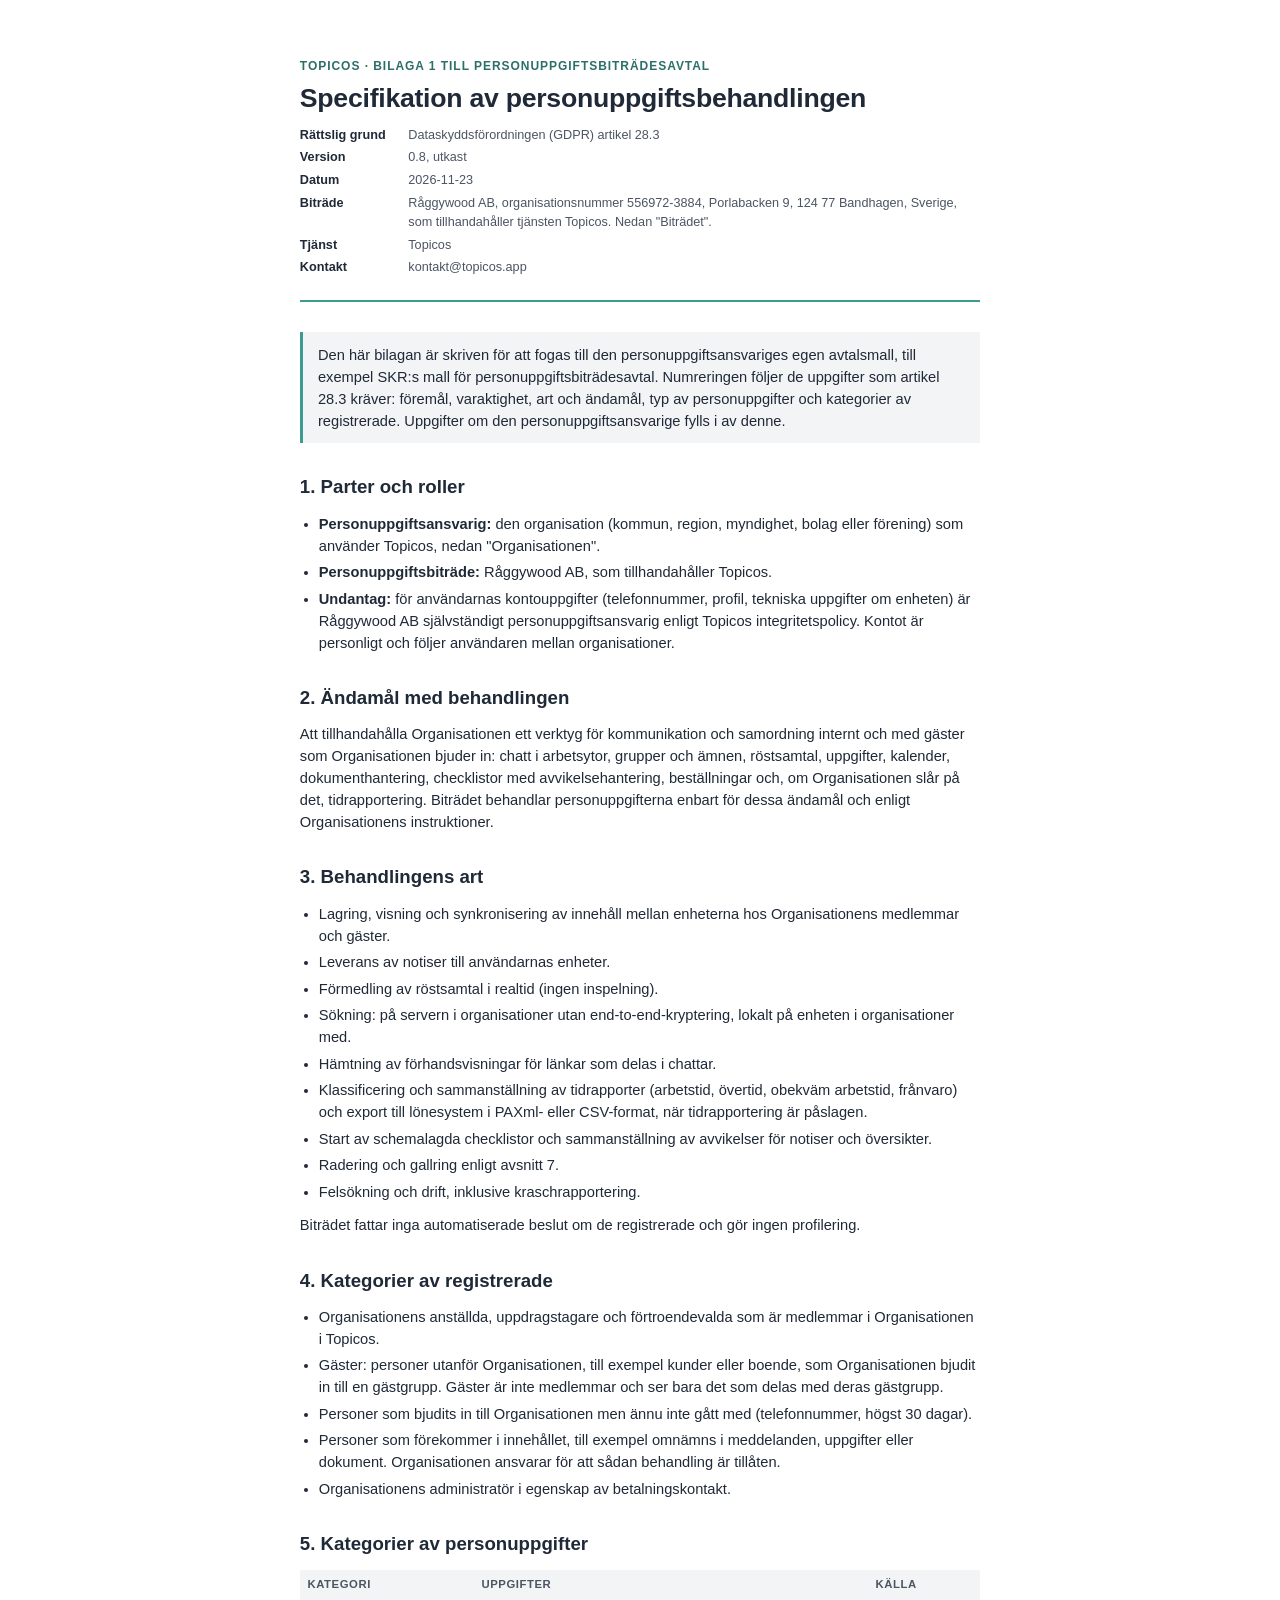
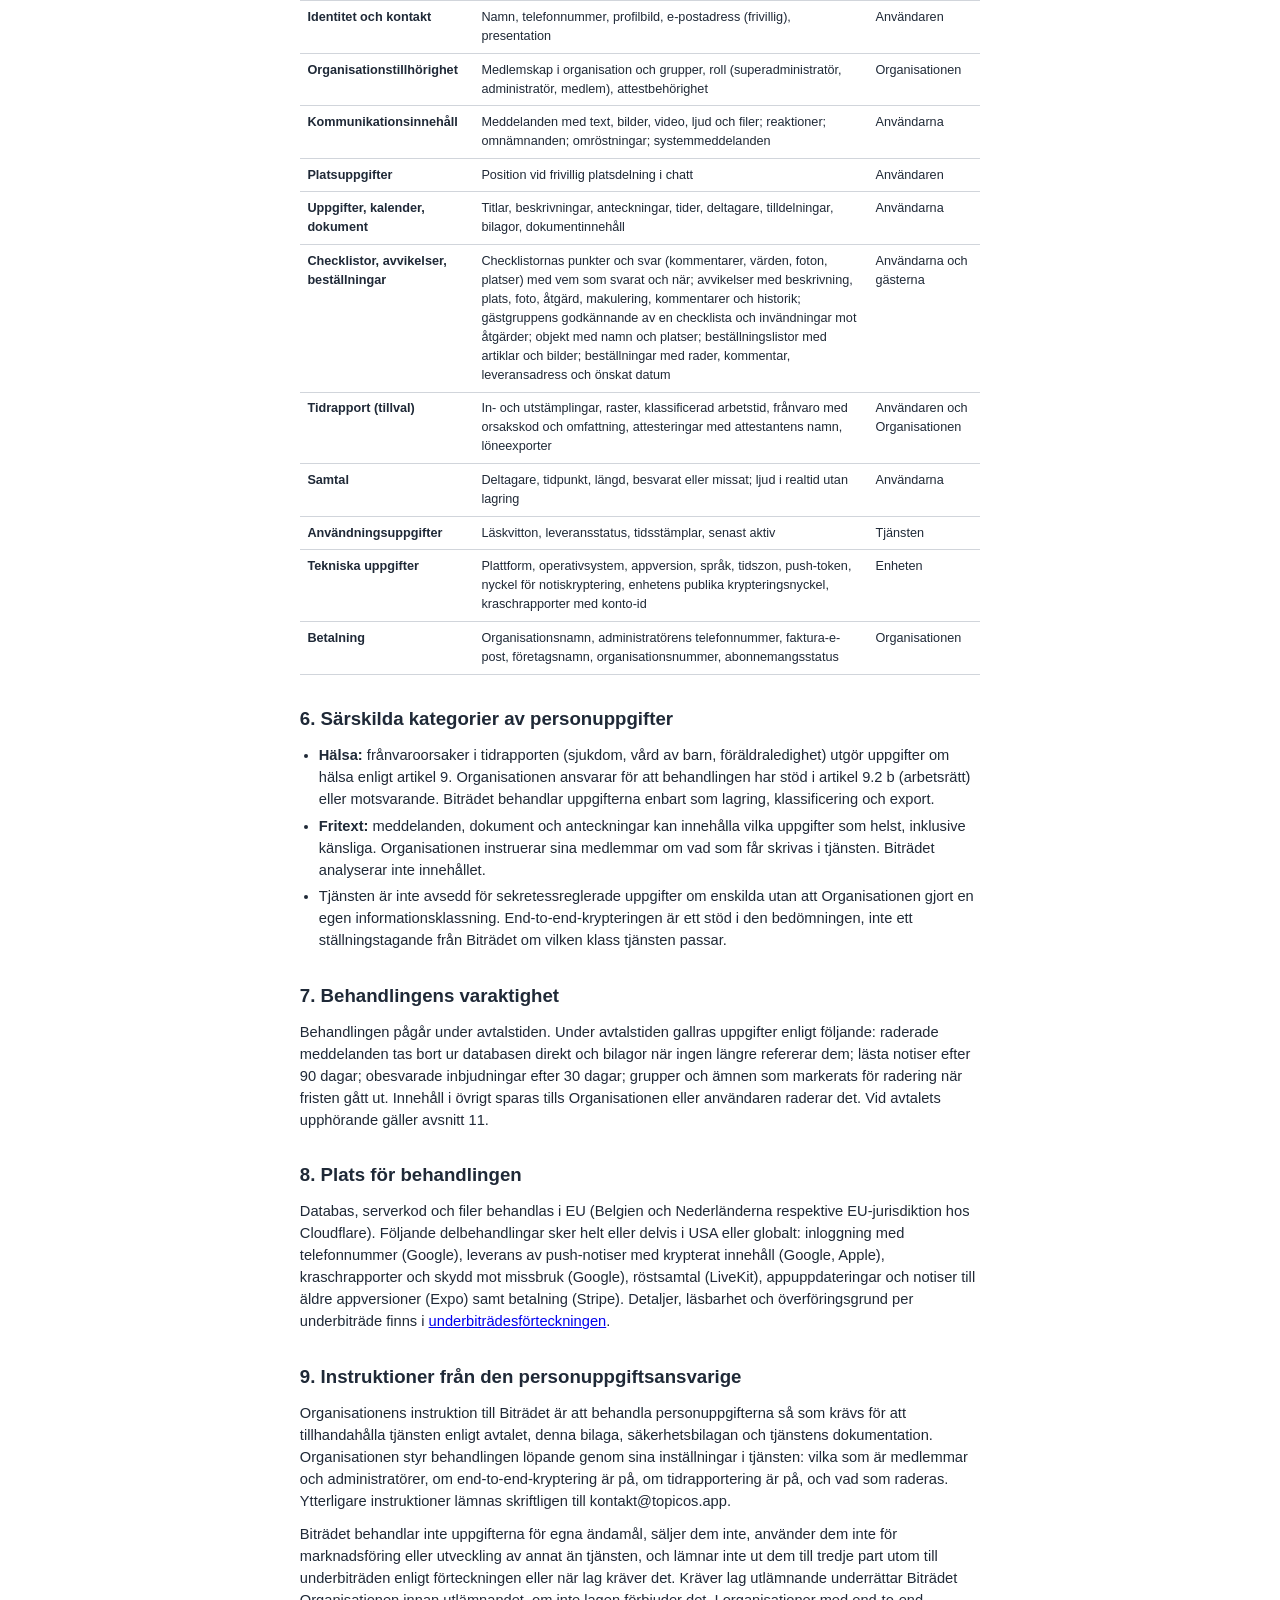
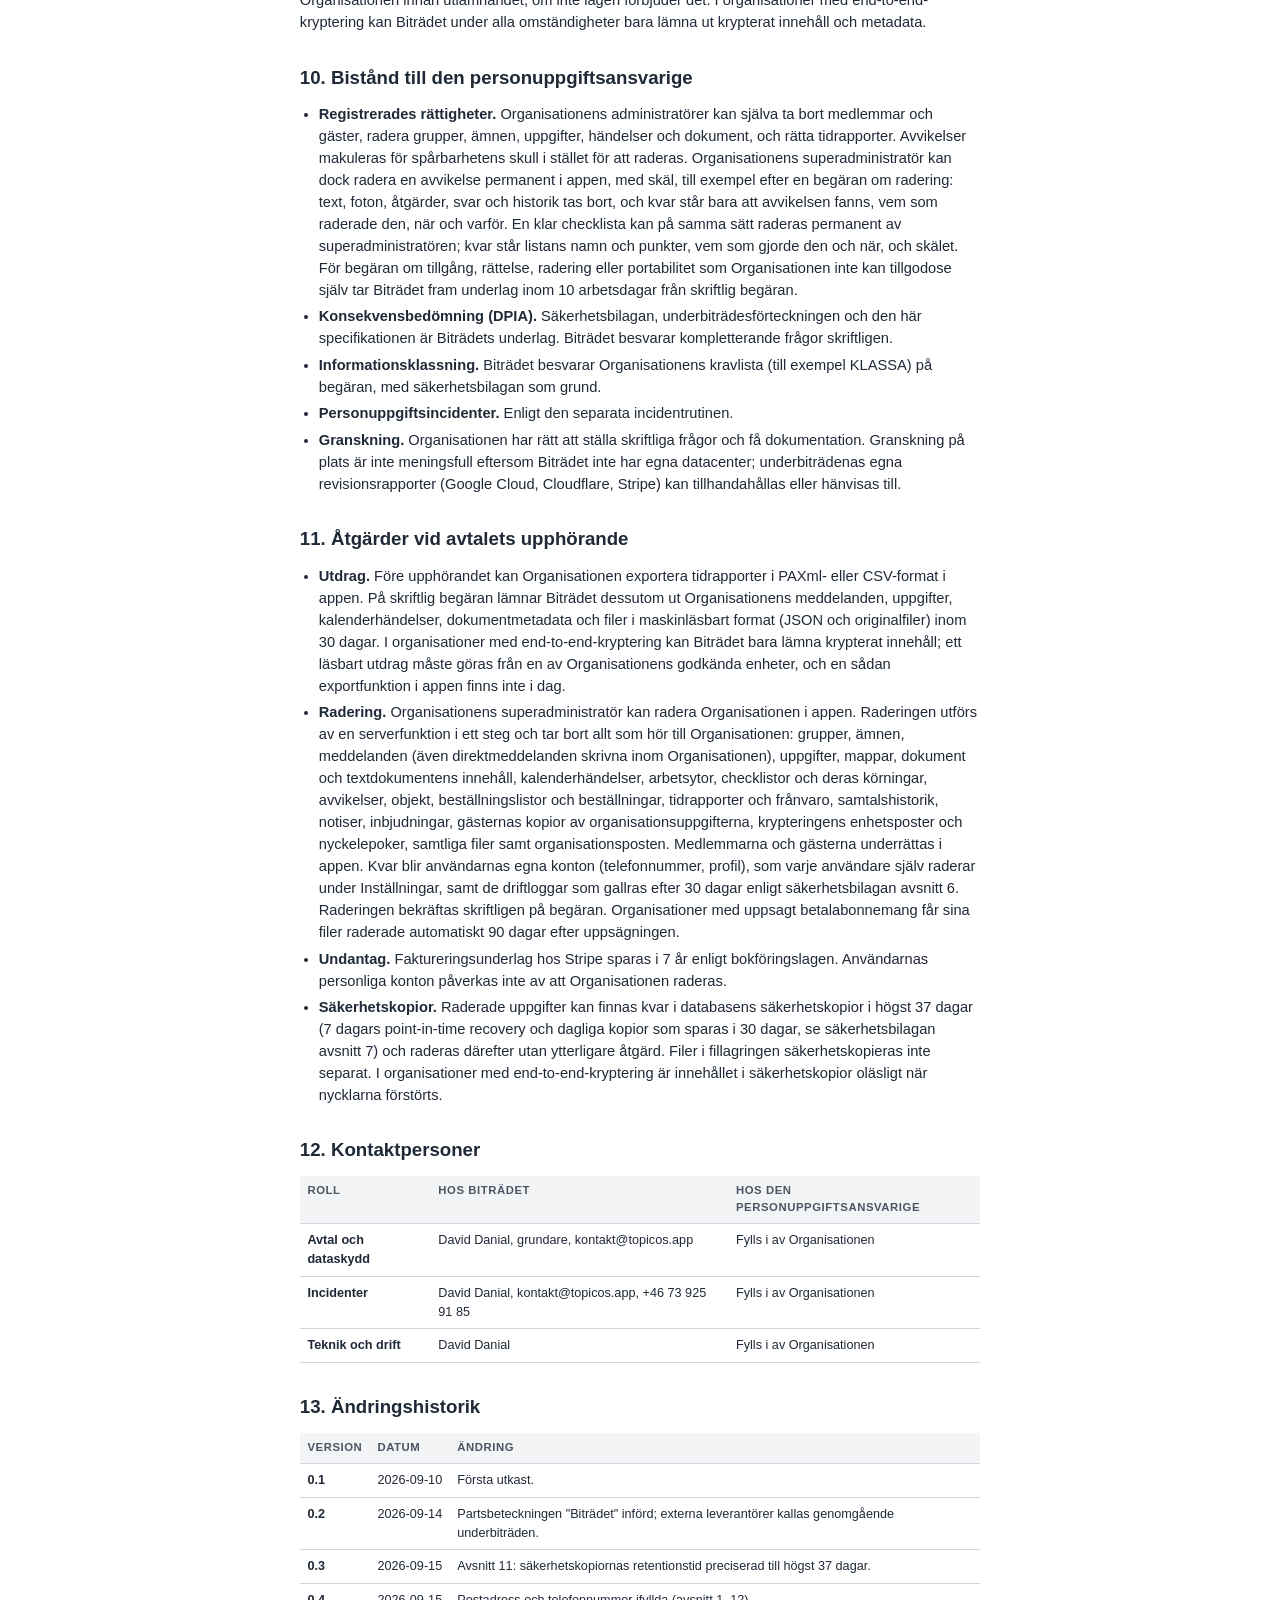
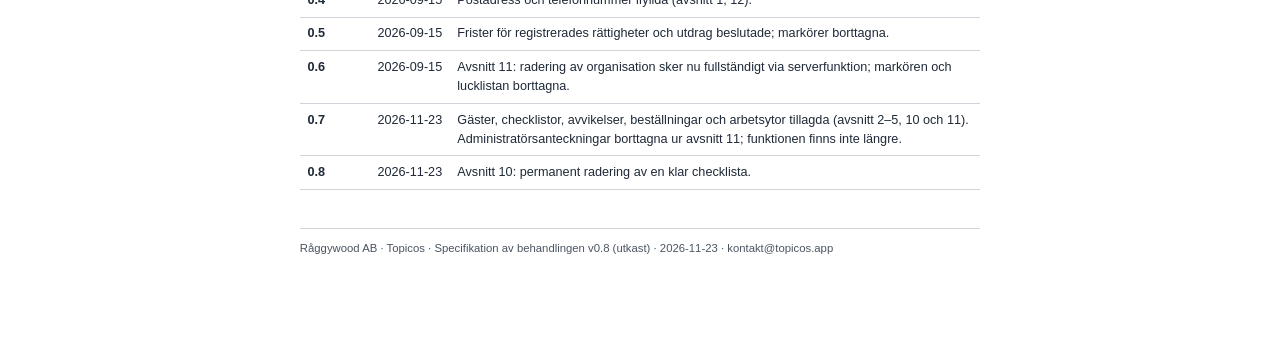
<file: dokument/behandlingsspecifikation.html>
<!DOCTYPE html>
<html lang="sv">
<head>
  <meta charset="UTF-8">
  <meta name="viewport" content="width=device-width, initial-scale=1.0">
  <meta name="robots" content="noindex">
  <title>Specifikation av behandlingen – Topicos</title>
  <link rel="stylesheet" href="dokument.css">
</head>
<body>


  <header class="doc-head">
    <p class="doc-kicker">Topicos · Bilaga 1 till personuppgiftsbiträdesavtal</p>
    <h1>Specifikation av personuppgiftsbehandlingen</h1>
    <dl class="doc-meta">
      <dt>Rättslig grund</dt><dd>Dataskyddsförordningen (GDPR) artikel 28.3</dd>
      <dt>Version</dt><dd>0.8, utkast</dd>
      <dt>Datum</dt><dd>2026-11-23</dd>
      <dt>Biträde</dt><dd>Råggywood AB, organisationsnummer 556972-3884, Porlabacken 9, 124 77 Bandhagen, Sverige, som tillhandahåller tjänsten Topicos. Nedan "Biträdet".</dd>
      <dt>Tjänst</dt><dd>Topicos</dd>
      <dt>Kontakt</dt><dd>kontakt@topicos.app</dd>
    </dl>
  </header>

  <p class="note">Den här bilagan är skriven för att fogas till den personuppgiftsansvariges egen avtalsmall, till exempel SKR:s mall för personuppgiftsbiträdesavtal. Numreringen följer de uppgifter som artikel 28.3 kräver: föremål, varaktighet, art och ändamål, typ av personuppgifter och kategorier av registrerade. Uppgifter om den personuppgiftsansvarige fylls i av denne.</p>

  <h2>1. Parter och roller</h2>
  <ul>
    <li><strong>Personuppgiftsansvarig:</strong> den organisation (kommun, region, myndighet, bolag eller förening) som använder Topicos, nedan "Organisationen".</li>
    <li><strong>Personuppgiftsbiträde:</strong> Råggywood AB, som tillhandahåller Topicos.</li>
    <li><strong>Undantag:</strong> för användarnas kontouppgifter (telefonnummer, profil, tekniska uppgifter om enheten) är Råggywood AB självständigt personuppgiftsansvarig enligt Topicos integritetspolicy. Kontot är personligt och följer användaren mellan organisationer.</li>
  </ul>

  <h2>2. Ändamål med behandlingen</h2>
  <p>Att tillhandahålla Organisationen ett verktyg för kommunikation och samordning internt och med gäster som Organisationen bjuder in: chatt i arbetsytor, grupper och ämnen, röstsamtal, uppgifter, kalender, dokumenthantering, checklistor med avvikelsehantering, beställningar och, om Organisationen slår på det, tidrapportering. Biträdet behandlar personuppgifterna enbart för dessa ändamål och enligt Organisationens instruktioner.</p>

  <h2>3. Behandlingens art</h2>
  <ul>
    <li>Lagring, visning och synkronisering av innehåll mellan enheterna hos Organisationens medlemmar och gäster.</li>
    <li>Leverans av notiser till användarnas enheter.</li>
    <li>Förmedling av röstsamtal i realtid (ingen inspelning).</li>
    <li>Sökning: på servern i organisationer utan end-to-end-kryptering, lokalt på enheten i organisationer med.</li>
    <li>Hämtning av förhandsvisningar för länkar som delas i chattar.</li>
    <li>Klassificering och sammanställning av tidrapporter (arbetstid, övertid, obekväm arbetstid, frånvaro) och export till lönesystem i PAXml- eller CSV-format, när tidrapportering är påslagen.</li>
    <li>Start av schemalagda checklistor och sammanställning av avvikelser för notiser och översikter.</li>
    <li>Radering och gallring enligt avsnitt 7.</li>
    <li>Felsökning och drift, inklusive kraschrapportering.</li>
  </ul>
  <p>Biträdet fattar inga automatiserade beslut om de registrerade och gör ingen profilering.</p>

  <h2>4. Kategorier av registrerade</h2>
  <ul>
    <li>Organisationens anställda, uppdragstagare och förtroendevalda som är medlemmar i Organisationen i Topicos.</li>
    <li>Gäster: personer utanför Organisationen, till exempel kunder eller boende, som Organisationen bjudit in till en gästgrupp. Gäster är inte medlemmar och ser bara det som delas med deras gästgrupp.</li>
    <li>Personer som bjudits in till Organisationen men ännu inte gått med (telefonnummer, högst 30 dagar).</li>
    <li>Personer som förekommer i innehållet, till exempel omnämns i meddelanden, uppgifter eller dokument. Organisationen ansvarar för att sådan behandling är tillåten.</li>
    <li>Organisationens administratör i egenskap av betalningskontakt.</li>
  </ul>

  <h2>5. Kategorier av personuppgifter</h2>
  <div class="table-wrap">
    <table>
      <thead><tr><th>Kategori</th><th>Uppgifter</th><th>Källa</th></tr></thead>
      <tbody>
        <tr><td>Identitet och kontakt</td><td>Namn, telefonnummer, profilbild, e-postadress (frivillig), presentation</td><td>Användaren</td></tr>
        <tr><td>Organisationstillhörighet</td><td>Medlemskap i organisation och grupper, roll (superadministratör, administratör, medlem), attestbehörighet</td><td>Organisationen</td></tr>
        <tr><td>Kommunikationsinnehåll</td><td>Meddelanden med text, bilder, video, ljud och filer; reaktioner; omnämnanden; omröstningar; systemmeddelanden</td><td>Användarna</td></tr>
        <tr><td>Platsuppgifter</td><td>Position vid frivillig platsdelning i chatt</td><td>Användaren</td></tr>
        <tr><td>Uppgifter, kalender, dokument</td><td>Titlar, beskrivningar, anteckningar, tider, deltagare, tilldelningar, bilagor, dokumentinnehåll</td><td>Användarna</td></tr>
        <tr><td>Checklistor, avvikelser, beställningar</td><td>Checklistornas punkter och svar (kommentarer, värden, foton, platser) med vem som svarat och när; avvikelser med beskrivning, plats, foto, åtgärd, makulering, kommentarer och historik; gästgruppens godkännande av en checklista och invändningar mot åtgärder; objekt med namn och platser; beställningslistor med artiklar och bilder; beställningar med rader, kommentar, leveransadress och önskat datum</td><td>Användarna och gästerna</td></tr>
        <tr><td>Tidrapport (tillval)</td><td>In- och utstämplingar, raster, klassificerad arbetstid, frånvaro med orsakskod och omfattning, attesteringar med attestantens namn, löneexporter</td><td>Användaren och Organisationen</td></tr>
        <tr><td>Samtal</td><td>Deltagare, tidpunkt, längd, besvarat eller missat; ljud i realtid utan lagring</td><td>Användarna</td></tr>
        <tr><td>Användningsuppgifter</td><td>Läskvitton, leveransstatus, tidsstämplar, senast aktiv</td><td>Tjänsten</td></tr>
        <tr><td>Tekniska uppgifter</td><td>Plattform, operativsystem, appversion, språk, tidszon, push-token, nyckel för notiskryptering, enhetens publika krypteringsnyckel, kraschrapporter med konto-id</td><td>Enheten</td></tr>
        <tr><td>Betalning</td><td>Organisationsnamn, administratörens telefonnummer, faktura-e-post, företagsnamn, organisationsnummer, abonnemangsstatus</td><td>Organisationen</td></tr>
      </tbody>
    </table>
  </div>

  <h2>6. Särskilda kategorier av personuppgifter</h2>
  <ul>
    <li><strong>Hälsa:</strong> frånvaroorsaker i tidrapporten (sjukdom, vård av barn, föräldraledighet) utgör uppgifter om hälsa enligt artikel 9. Organisationen ansvarar för att behandlingen har stöd i artikel 9.2 b (arbetsrätt) eller motsvarande. Biträdet behandlar uppgifterna enbart som lagring, klassificering och export.</li>
    <li><strong>Fritext:</strong> meddelanden, dokument och anteckningar kan innehålla vilka uppgifter som helst, inklusive känsliga. Organisationen instruerar sina medlemmar om vad som får skrivas i tjänsten. Biträdet analyserar inte innehållet.</li>
    <li>Tjänsten är inte avsedd för sekretessreglerade uppgifter om enskilda utan att Organisationen gjort en egen informationsklassning. End-to-end-krypteringen är ett stöd i den bedömningen, inte ett ställningstagande från Biträdet om vilken klass tjänsten passar.</li>
  </ul>

  <h2>7. Behandlingens varaktighet</h2>
  <p>Behandlingen pågår under avtalstiden. Under avtalstiden gallras uppgifter enligt följande: raderade meddelanden tas bort ur databasen direkt och bilagor när ingen längre refererar dem; lästa notiser efter 90 dagar; obesvarade inbjudningar efter 30 dagar; grupper och ämnen som markerats för radering när fristen gått ut. Innehåll i övrigt sparas tills Organisationen eller användaren raderar det. Vid avtalets upphörande gäller avsnitt 11.</p>

  <h2>8. Plats för behandlingen</h2>
  <p>Databas, serverkod och filer behandlas i EU (Belgien och Nederländerna respektive EU-jurisdiktion hos Cloudflare). Följande delbehandlingar sker helt eller delvis i USA eller globalt: inloggning med telefonnummer (Google), leverans av push-notiser med krypterat innehåll (Google, Apple), kraschrapporter och skydd mot missbruk (Google), röstsamtal (LiveKit), appuppdateringar och notiser till äldre appversioner (Expo) samt betalning (Stripe). Detaljer, läsbarhet och överföringsgrund per underbiträde finns i <a href="underbitradesforteckning.html">underbiträdesförteckningen</a>.</p>

  <h2>9. Instruktioner från den personuppgiftsansvarige</h2>
  <p>Organisationens instruktion till Biträdet är att behandla personuppgifterna så som krävs för att tillhandahålla tjänsten enligt avtalet, denna bilaga, säkerhetsbilagan och tjänstens dokumentation. Organisationen styr behandlingen löpande genom sina inställningar i tjänsten: vilka som är medlemmar och administratörer, om end-to-end-kryptering är på, om tidrapportering är på, och vad som raderas. Ytterligare instruktioner lämnas skriftligen till kontakt@topicos.app.</p>
  <p>Biträdet behandlar inte uppgifterna för egna ändamål, säljer dem inte, använder dem inte för marknadsföring eller utveckling av annat än tjänsten, och lämnar inte ut dem till tredje part utom till underbiträden enligt förteckningen eller när lag kräver det. Kräver lag utlämnande underrättar Biträdet Organisationen innan utlämnandet, om inte lagen förbjuder det. I organisationer med end-to-end-kryptering kan Biträdet under alla omständigheter bara lämna ut krypterat innehåll och metadata.</p>

  <h2>10. Bistånd till den personuppgiftsansvarige</h2>
  <ul>
    <li><strong>Registrerades rättigheter.</strong> Organisationens administratörer kan själva ta bort medlemmar och gäster, radera grupper, ämnen, uppgifter, händelser och dokument, och rätta tidrapporter. Avvikelser makuleras för spårbarhetens skull i stället för att raderas. Organisationens superadministratör kan dock radera en avvikelse permanent i appen, med skäl, till exempel efter en begäran om radering: text, foton, åtgärder, svar och historik tas bort, och kvar står bara att avvikelsen fanns, vem som raderade den, när och varför. En klar checklista kan på samma sätt raderas permanent av superadministratören; kvar står listans namn och punkter, vem som gjorde den och när, och skälet. För begäran om tillgång, rättelse, radering eller portabilitet som Organisationen inte kan tillgodose själv tar Biträdet fram underlag inom 10 arbetsdagar från skriftlig begäran.</li>
    <li><strong>Konsekvensbedömning (DPIA).</strong> Säkerhetsbilagan, underbiträdesförteckningen och den här specifikationen är Biträdets underlag. Biträdet besvarar kompletterande frågor skriftligen.</li>
    <li><strong>Informationsklassning.</strong> Biträdet besvarar Organisationens kravlista (till exempel KLASSA) på begäran, med säkerhetsbilagan som grund.</li>
    <li><strong>Personuppgiftsincidenter.</strong> Enligt den separata incidentrutinen.</li>
    <li><strong>Granskning.</strong> Organisationen har rätt att ställa skriftliga frågor och få dokumentation. Granskning på plats är inte meningsfull eftersom Biträdet inte har egna datacenter; underbiträdenas egna revisionsrapporter (Google Cloud, Cloudflare, Stripe) kan tillhandahållas eller hänvisas till.</li>
  </ul>

  <h2>11. Åtgärder vid avtalets upphörande</h2>
  <ul>
    <li><strong>Utdrag.</strong> Före upphörandet kan Organisationen exportera tidrapporter i PAXml- eller CSV-format i appen. På skriftlig begäran lämnar Biträdet dessutom ut Organisationens meddelanden, uppgifter, kalenderhändelser, dokumentmetadata och filer i maskinläsbart format (JSON och originalfiler) inom 30 dagar. I organisationer med end-to-end-kryptering kan Biträdet bara lämna krypterat innehåll; ett läsbart utdrag måste göras från en av Organisationens godkända enheter, och en sådan exportfunktion i appen finns inte i dag.</li>
    <li><strong>Radering.</strong> Organisationens superadministratör kan radera Organisationen i appen. Raderingen utförs av en serverfunktion i ett steg och tar bort allt som hör till Organisationen: grupper, ämnen, meddelanden (även direktmeddelanden skrivna inom Organisationen), uppgifter, mappar, dokument och textdokumentens innehåll, kalenderhändelser, arbetsytor, checklistor och deras körningar, avvikelser, objekt, beställningslistor och beställningar, tidrapporter och frånvaro, samtalshistorik, notiser, inbjudningar, gästernas kopior av organisationsuppgifterna, krypteringens enhetsposter och nyckelepoker, samtliga filer samt organisationsposten. Medlemmarna och gästerna underrättas i appen. Kvar blir användarnas egna konton (telefonnummer, profil), som varje användare själv raderar under Inställningar, samt de driftloggar som gallras efter 30 dagar enligt säkerhetsbilagan avsnitt 6. Raderingen bekräftas skriftligen på begäran. Organisationer med uppsagt betalabonnemang får sina filer raderade automatiskt 90 dagar efter uppsägningen.</li>
    <li><strong>Undantag.</strong> Faktureringsunderlag hos Stripe sparas i 7 år enligt bokföringslagen. Användarnas personliga konton påverkas inte av att Organisationen raderas.</li>
    <li><strong>Säkerhetskopior.</strong> Raderade uppgifter kan finnas kvar i databasens säkerhetskopior i högst 37 dagar (7 dagars point-in-time recovery och dagliga kopior som sparas i 30 dagar, se säkerhetsbilagan avsnitt 7) och raderas därefter utan ytterligare åtgärd. Filer i fillagringen säkerhetskopieras inte separat. I organisationer med end-to-end-kryptering är innehållet i säkerhetskopior oläsligt när nycklarna förstörts.</li>
  </ul>

  <h2>12. Kontaktpersoner</h2>
  <div class="table-wrap">
    <table>
      <thead><tr><th>Roll</th><th>Hos Biträdet</th><th>Hos den personuppgiftsansvarige</th></tr></thead>
      <tbody>
        <tr><td>Avtal och dataskydd</td><td>David Danial, grundare, kontakt@topicos.app</td><td>Fylls i av Organisationen</td></tr>
        <tr><td>Incidenter</td><td>David Danial, kontakt@topicos.app, +46 73 925 91 85</td><td>Fylls i av Organisationen</td></tr>
        <tr><td>Teknik och drift</td><td>David Danial</td><td>Fylls i av Organisationen</td></tr>
      </tbody>
    </table>
  </div>

  <h2>13. Ändringshistorik</h2>
  <div class="table-wrap">
    <table class="history">
      <thead><tr><th>Version</th><th>Datum</th><th>Ändring</th></tr></thead>
      <tbody>
        <tr><td>0.1</td><td>2026-09-10</td><td>Första utkast.</td></tr>
      <tr><td>0.2</td><td>2026-09-14</td><td>Partsbeteckningen "Biträdet" införd; externa leverantörer kallas genomgående underbiträden.</td></tr>
      <tr><td>0.3</td><td>2026-09-15</td><td>Avsnitt 11: säkerhetskopiornas retentionstid preciserad till högst 37 dagar.</td></tr>
      <tr><td>0.4</td><td>2026-09-15</td><td>Postadress och telefonnummer ifyllda (avsnitt 1, 12).</td></tr>
      <tr><td>0.5</td><td>2026-09-15</td><td>Frister för registrerades rättigheter och utdrag beslutade; markörer borttagna.</td></tr>
      <tr><td>0.6</td><td>2026-09-15</td><td>Avsnitt 11: radering av organisation sker nu fullständigt via serverfunktion; markören och lucklistan borttagna.</td></tr>
      <tr><td>0.7</td><td>2026-11-23</td><td>Gäster, checklistor, avvikelser, beställningar och arbetsytor tillagda (avsnitt 2–5, 10 och 11). Administratörsanteckningar borttagna ur avsnitt 11; funktionen finns inte längre.</td></tr>
      <tr><td>0.8</td><td>2026-11-23</td><td>Avsnitt 10: permanent radering av en klar checklista.</td></tr>
      </tbody>
    </table>
  </div>

  <footer class="doc-foot">Råggywood AB · Topicos · Specifikation av behandlingen v0.8 (utkast) · 2026-11-23 · kontakt@topicos.app</footer>
</body>
</html>
</file>
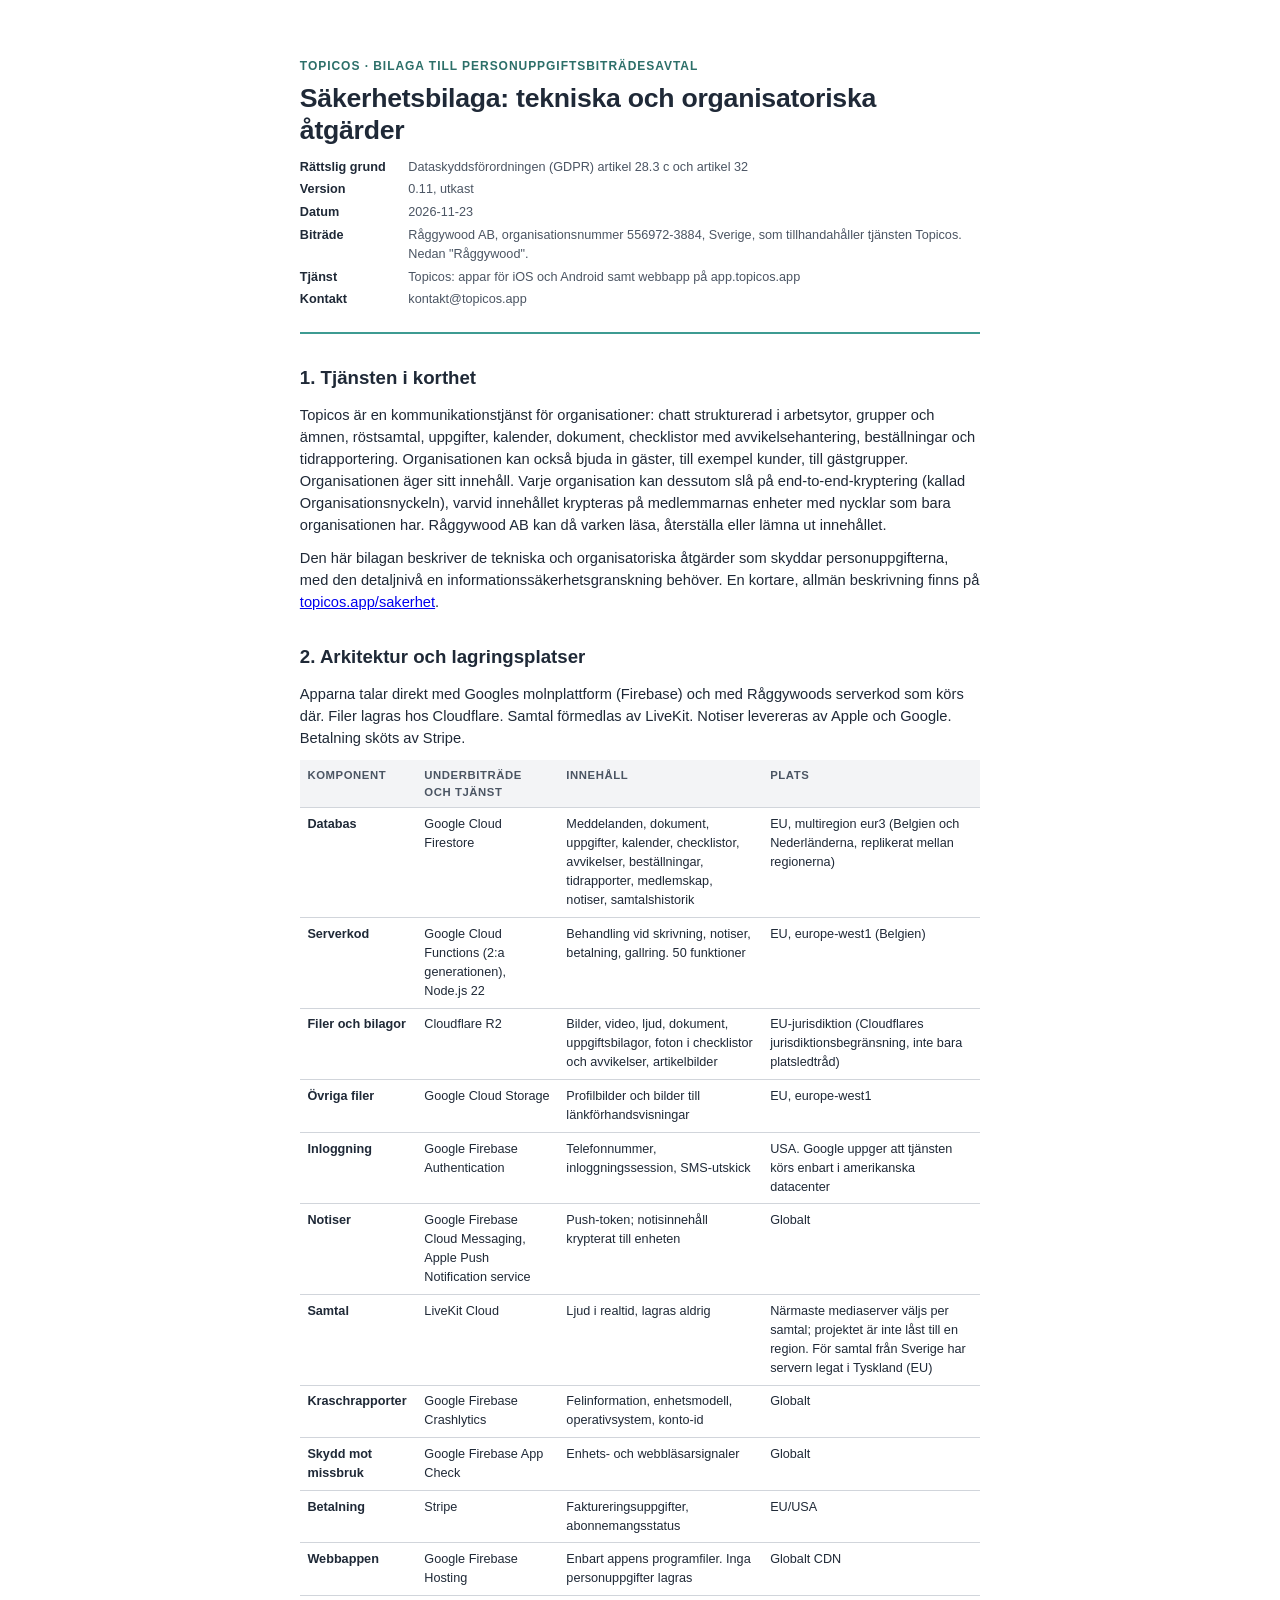
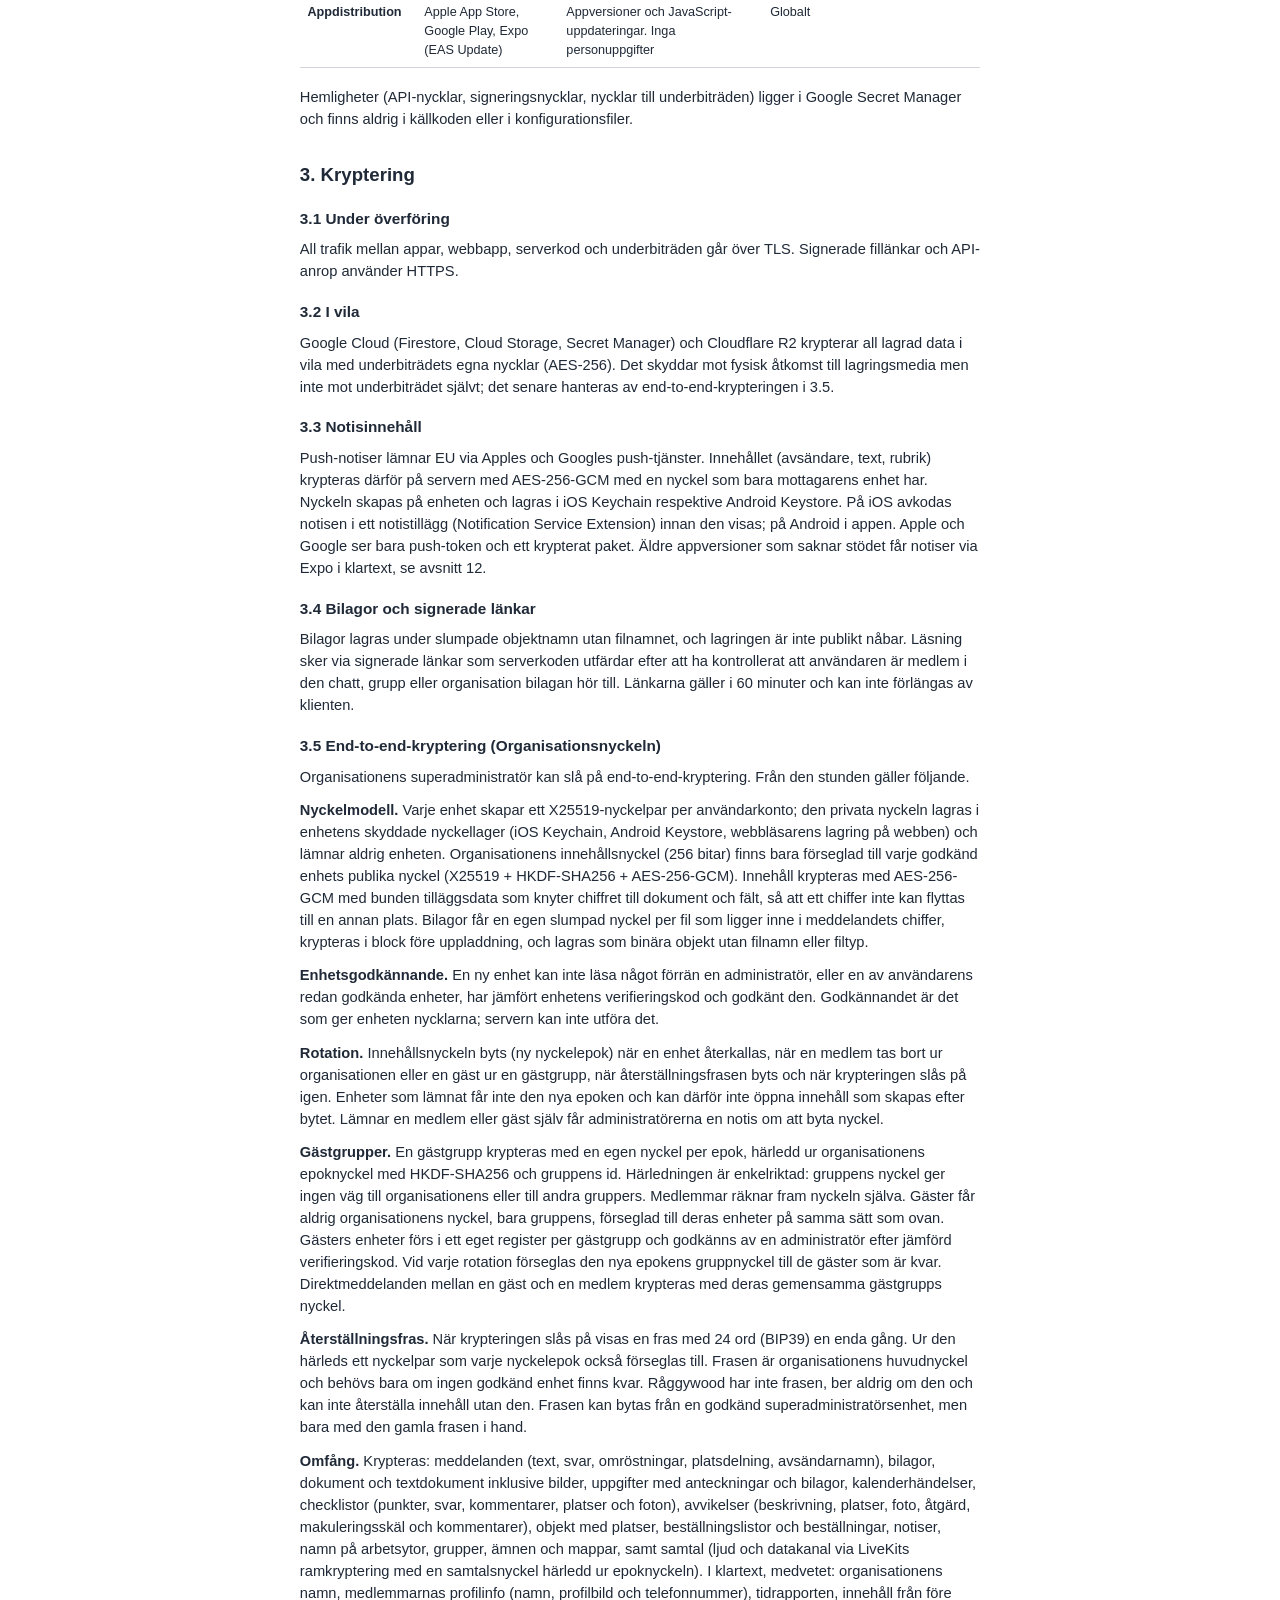
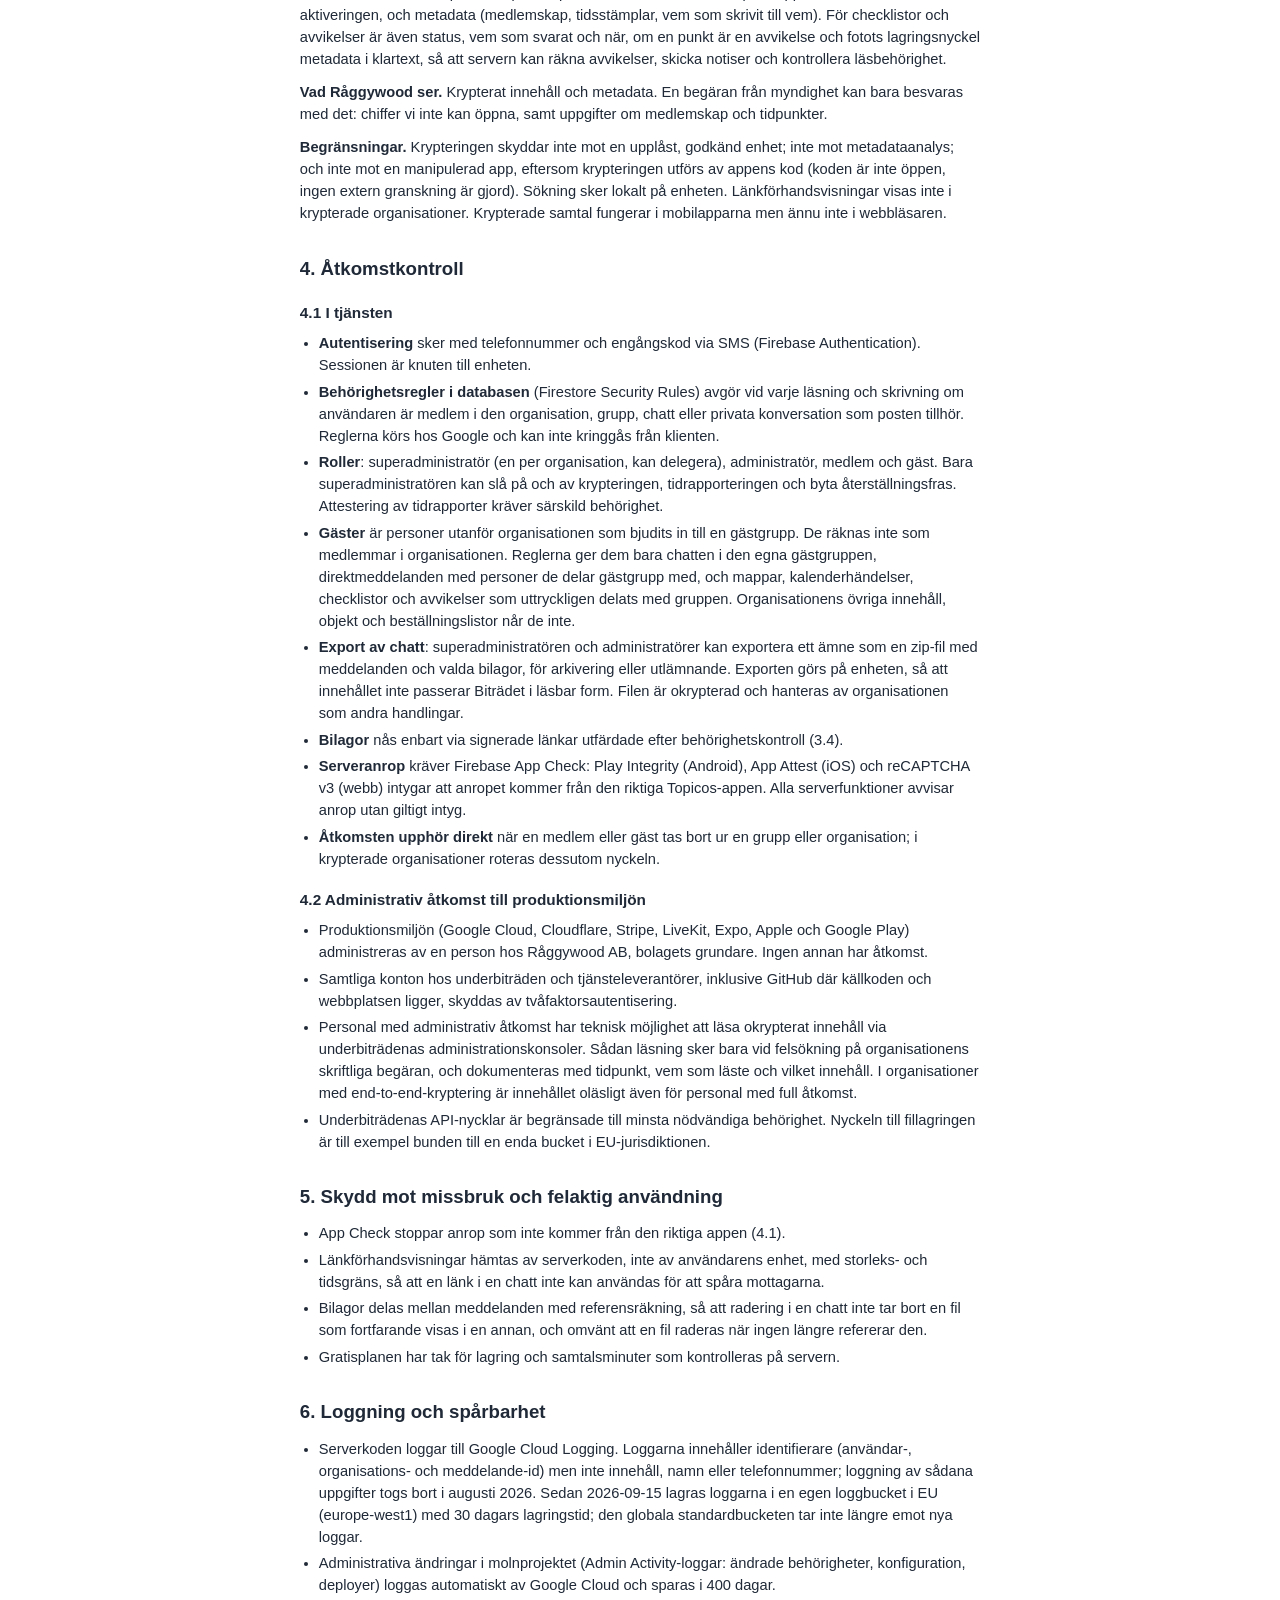
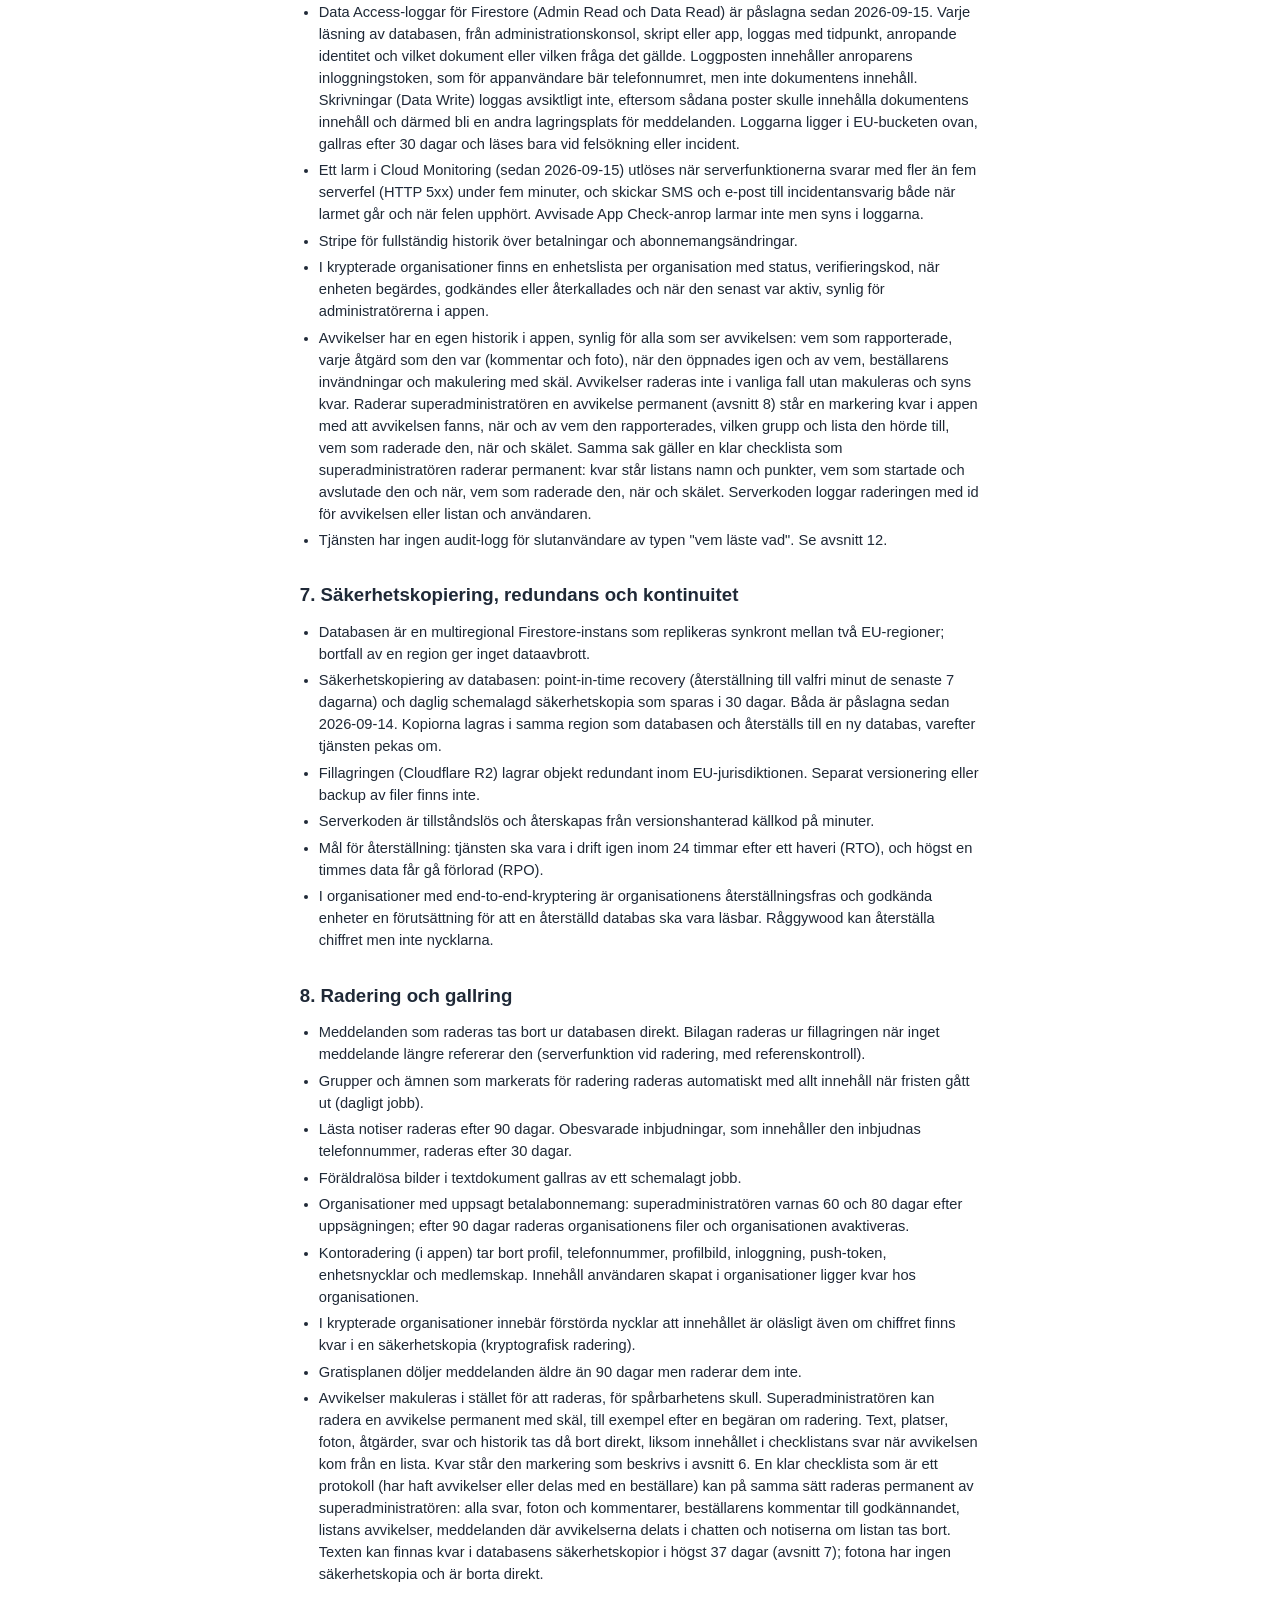
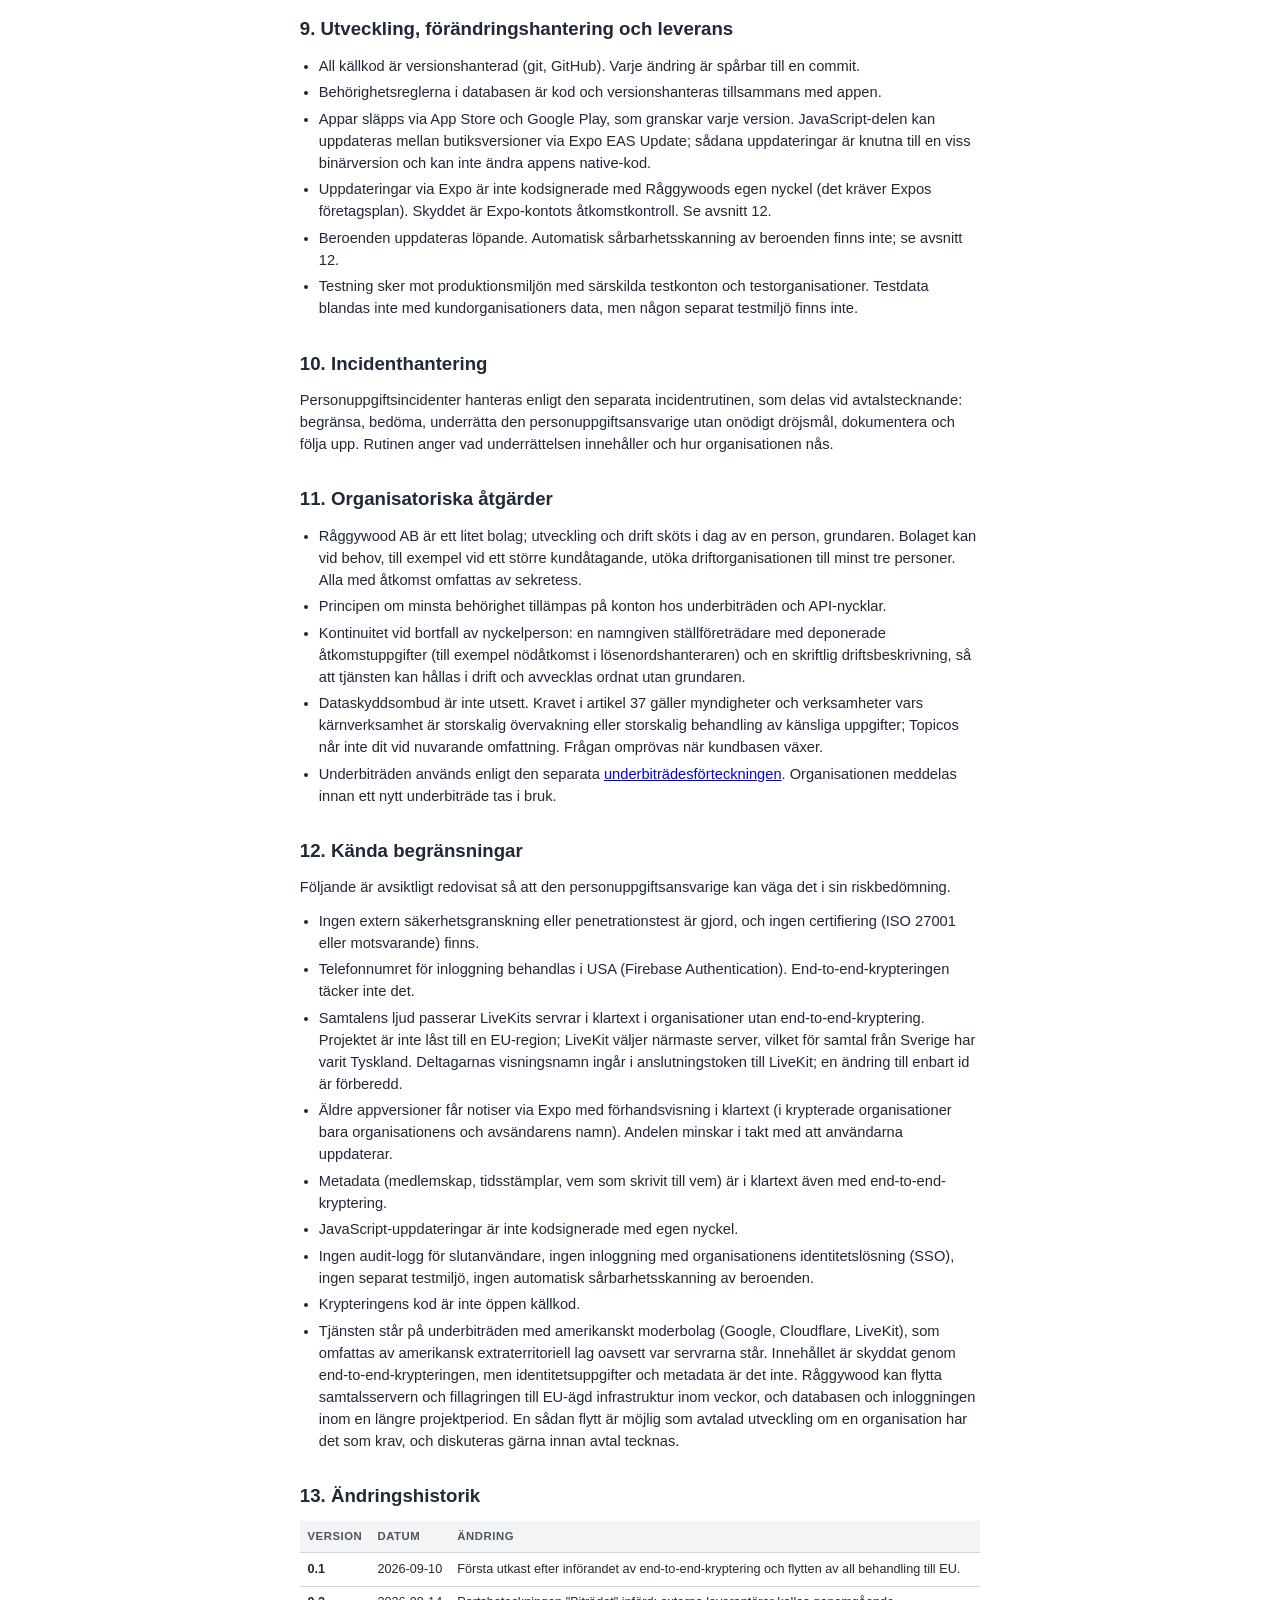
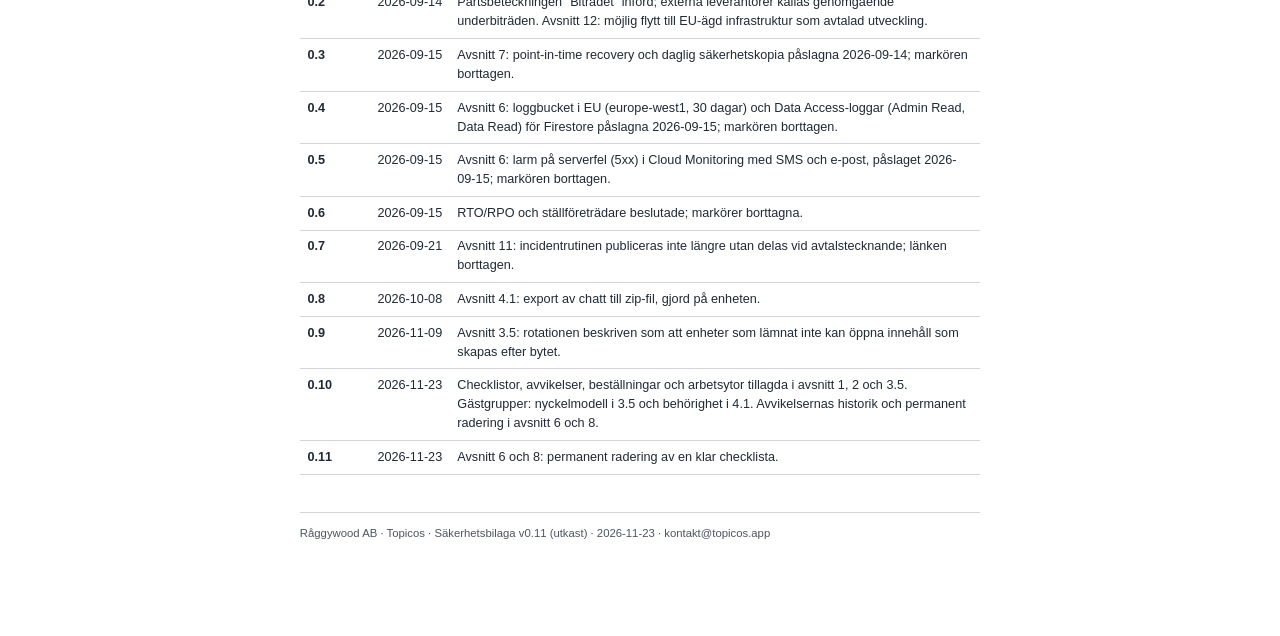
<file: dokument/sakerhetsbilaga.html>
<!DOCTYPE html>
<html lang="sv">
<head>
  <meta charset="UTF-8">
  <meta name="viewport" content="width=device-width, initial-scale=1.0">
  <meta name="robots" content="noindex">
  <title>Säkerhetsbilaga – Topicos</title>
  <link rel="stylesheet" href="dokument.css">
</head>
<body>


  <header class="doc-head">
    <p class="doc-kicker">Topicos · Bilaga till personuppgiftsbiträdesavtal</p>
    <h1>Säkerhetsbilaga: tekniska och organisatoriska åtgärder</h1>
    <dl class="doc-meta">
      <dt>Rättslig grund</dt><dd>Dataskyddsförordningen (GDPR) artikel 28.3 c och artikel 32</dd>
      <dt>Version</dt><dd>0.11, utkast</dd>
      <dt>Datum</dt><dd>2026-11-23</dd>
      <dt>Biträde</dt><dd>Råggywood AB, organisationsnummer 556972-3884, Sverige, som tillhandahåller tjänsten Topicos. Nedan "Råggywood".</dd>
      <dt>Tjänst</dt><dd>Topicos: appar för iOS och Android samt webbapp på app.topicos.app</dd>
      <dt>Kontakt</dt><dd>kontakt@topicos.app</dd>
    </dl>
  </header>

  <h2>1. Tjänsten i korthet</h2>
  <p>Topicos är en kommunikationstjänst för organisationer: chatt strukturerad i arbetsytor, grupper och ämnen, röstsamtal, uppgifter, kalender, dokument, checklistor med avvikelsehantering, beställningar och tidrapportering. Organisationen kan också bjuda in gäster, till exempel kunder, till gästgrupper. Organisationen äger sitt innehåll. Varje organisation kan dessutom slå på end-to-end-kryptering (kallad Organisationsnyckeln), varvid innehållet krypteras på medlemmarnas enheter med nycklar som bara organisationen har. Råggywood AB kan då varken läsa, återställa eller lämna ut innehållet.</p>
  <p>Den här bilagan beskriver de tekniska och organisatoriska åtgärder som skyddar personuppgifterna, med den detaljnivå en informationssäkerhetsgranskning behöver. En kortare, allmän beskrivning finns på <a href="https://topicos.app/sakerhet.html">topicos.app/sakerhet</a>.</p>

  <h2>2. Arkitektur och lagringsplatser</h2>
  <p>Apparna talar direkt med Googles molnplattform (Firebase) och med Råggywoods serverkod som körs där. Filer lagras hos Cloudflare. Samtal förmedlas av LiveKit. Notiser levereras av Apple och Google. Betalning sköts av Stripe.</p>
  <div class="table-wrap">
    <table>
      <thead><tr><th>Komponent</th><th>Underbiträde och tjänst</th><th>Innehåll</th><th>Plats</th></tr></thead>
      <tbody>
        <tr><td>Databas</td><td>Google Cloud Firestore</td><td>Meddelanden, dokument, uppgifter, kalender, checklistor, avvikelser, beställningar, tidrapporter, medlemskap, notiser, samtalshistorik</td><td>EU, multiregion eur3 (Belgien och Nederländerna, replikerat mellan regionerna)</td></tr>
        <tr><td>Serverkod</td><td>Google Cloud Functions (2:a generationen), Node.js 22</td><td>Behandling vid skrivning, notiser, betalning, gallring. 50 funktioner</td><td>EU, europe-west1 (Belgien)</td></tr>
        <tr><td>Filer och bilagor</td><td>Cloudflare R2</td><td>Bilder, video, ljud, dokument, uppgiftsbilagor, foton i checklistor och avvikelser, artikelbilder</td><td>EU-jurisdiktion (Cloudflares jurisdiktionsbegränsning, inte bara platsledtråd)</td></tr>
        <tr><td>Övriga filer</td><td>Google Cloud Storage</td><td>Profilbilder och bilder till länkförhandsvisningar</td><td>EU, europe-west1</td></tr>
        <tr><td>Inloggning</td><td>Google Firebase Authentication</td><td>Telefonnummer, inloggningssession, SMS-utskick</td><td>USA. Google uppger att tjänsten körs enbart i amerikanska datacenter</td></tr>
        <tr><td>Notiser</td><td>Google Firebase Cloud Messaging, Apple Push Notification service</td><td>Push-token; notisinnehåll krypterat till enheten</td><td>Globalt</td></tr>
        <tr><td>Samtal</td><td>LiveKit Cloud</td><td>Ljud i realtid, lagras aldrig</td><td>Närmaste mediaserver väljs per samtal; projektet är inte låst till en region. För samtal från Sverige har servern legat i Tyskland (EU)</td></tr>
        <tr><td>Kraschrapporter</td><td>Google Firebase Crashlytics</td><td>Felinformation, enhetsmodell, operativsystem, konto-id</td><td>Globalt</td></tr>
        <tr><td>Skydd mot missbruk</td><td>Google Firebase App Check</td><td>Enhets- och webbläsarsignaler</td><td>Globalt</td></tr>
        <tr><td>Betalning</td><td>Stripe</td><td>Faktureringsuppgifter, abonnemangsstatus</td><td>EU/USA</td></tr>
        <tr><td>Webbappen</td><td>Google Firebase Hosting</td><td>Enbart appens programfiler. Inga personuppgifter lagras</td><td>Globalt CDN</td></tr>
        <tr><td>Appdistribution</td><td>Apple App Store, Google Play, Expo (EAS Update)</td><td>Appversioner och JavaScript-uppdateringar. Inga personuppgifter</td><td>Globalt</td></tr>
      </tbody>
    </table>
  </div>
  <p>Hemligheter (API-nycklar, signeringsnycklar, nycklar till underbiträden) ligger i Google Secret Manager och finns aldrig i källkoden eller i konfigurationsfiler.</p>

  <h2>3. Kryptering</h2>
  <h3>3.1 Under överföring</h3>
  <p>All trafik mellan appar, webbapp, serverkod och underbiträden går över TLS. Signerade fillänkar och API-anrop använder HTTPS.</p>

  <h3>3.2 I vila</h3>
  <p>Google Cloud (Firestore, Cloud Storage, Secret Manager) och Cloudflare R2 krypterar all lagrad data i vila med underbiträdets egna nycklar (AES-256). Det skyddar mot fysisk åtkomst till lagringsmedia men inte mot underbiträdet självt; det senare hanteras av end-to-end-krypteringen i 3.5.</p>

  <h3>3.3 Notisinnehåll</h3>
  <p>Push-notiser lämnar EU via Apples och Googles push-tjänster. Innehållet (avsändare, text, rubrik) krypteras därför på servern med AES-256-GCM med en nyckel som bara mottagarens enhet har. Nyckeln skapas på enheten och lagras i iOS Keychain respektive Android Keystore. På iOS avkodas notisen i ett notistillägg (Notification Service Extension) innan den visas; på Android i appen. Apple och Google ser bara push-token och ett krypterat paket. Äldre appversioner som saknar stödet får notiser via Expo i klartext, se avsnitt 12.</p>

  <h3>3.4 Bilagor och signerade länkar</h3>
  <p>Bilagor lagras under slumpade objektnamn utan filnamnet, och lagringen är inte publikt nåbar. Läsning sker via signerade länkar som serverkoden utfärdar efter att ha kontrollerat att användaren är medlem i den chatt, grupp eller organisation bilagan hör till. Länkarna gäller i 60 minuter och kan inte förlängas av klienten.</p>

  <h3>3.5 End-to-end-kryptering (Organisationsnyckeln)</h3>
  <p>Organisationens superadministratör kan slå på end-to-end-kryptering. Från den stunden gäller följande.</p>
  <p><strong>Nyckelmodell.</strong> Varje enhet skapar ett X25519-nyckelpar per användarkonto; den privata nyckeln lagras i enhetens skyddade nyckellager (iOS Keychain, Android Keystore, webbläsarens lagring på webben) och lämnar aldrig enheten. Organisationens innehållsnyckel (256 bitar) finns bara förseglad till varje godkänd enhets publika nyckel (X25519 + HKDF-SHA256 + AES-256-GCM). Innehåll krypteras med AES-256-GCM med bunden tilläggsdata som knyter chiffret till dokument och fält, så att ett chiffer inte kan flyttas till en annan plats. Bilagor får en egen slumpad nyckel per fil som ligger inne i meddelandets chiffer, krypteras i block före uppladdning, och lagras som binära objekt utan filnamn eller filtyp.</p>
  <p><strong>Enhetsgodkännande.</strong> En ny enhet kan inte läsa något förrän en administratör, eller en av användarens redan godkända enheter, har jämfört enhetens verifieringskod och godkänt den. Godkännandet är det som ger enheten nycklarna; servern kan inte utföra det.</p>
  <p><strong>Rotation.</strong> Innehållsnyckeln byts (ny nyckelepok) när en enhet återkallas, när en medlem tas bort ur organisationen eller en gäst ur en gästgrupp, när återställningsfrasen byts och när krypteringen slås på igen. Enheter som lämnat får inte den nya epoken och kan därför inte öppna innehåll som skapas efter bytet. Lämnar en medlem eller gäst själv får administratörerna en notis om att byta nyckel.</p>
  <p><strong>Gästgrupper.</strong> En gästgrupp krypteras med en egen nyckel per epok, härledd ur organisationens epoknyckel med HKDF-SHA256 och gruppens id. Härledningen är enkelriktad: gruppens nyckel ger ingen väg till organisationens eller till andra gruppers. Medlemmar räknar fram nyckeln själva. Gäster får aldrig organisationens nyckel, bara gruppens, förseglad till deras enheter på samma sätt som ovan. Gästers enheter förs i ett eget register per gästgrupp och godkänns av en administratör efter jämförd verifieringskod. Vid varje rotation förseglas den nya epokens gruppnyckel till de gäster som är kvar. Direktmeddelanden mellan en gäst och en medlem krypteras med deras gemensamma gästgrupps nyckel.</p>
  <p><strong>Återställningsfras.</strong> När krypteringen slås på visas en fras med 24 ord (BIP39) en enda gång. Ur den härleds ett nyckelpar som varje nyckelepok också förseglas till. Frasen är organisationens huvudnyckel och behövs bara om ingen godkänd enhet finns kvar. Råggywood har inte frasen, ber aldrig om den och kan inte återställa innehåll utan den. Frasen kan bytas från en godkänd superadministratörsenhet, men bara med den gamla frasen i hand.</p>
  <p><strong>Omfång.</strong> Krypteras: meddelanden (text, svar, omröstningar, platsdelning, avsändarnamn), bilagor, dokument och textdokument inklusive bilder, uppgifter med anteckningar och bilagor, kalenderhändelser, checklistor (punkter, svar, kommentarer, platser och foton), avvikelser (beskrivning, platser, foto, åtgärd, makuleringsskäl och kommentarer), objekt med platser, beställningslistor och beställningar, notiser, namn på arbetsytor, grupper, ämnen och mappar, samt samtal (ljud och datakanal via LiveKits ramkryptering med en samtalsnyckel härledd ur epoknyckeln). I klartext, medvetet: organisationens namn, medlemmarnas profilinfo (namn, profilbild och telefonnummer), tidrapporten, innehåll från före aktiveringen, och metadata (medlemskap, tidsstämplar, vem som skrivit till vem). För checklistor och avvikelser är även status, vem som svarat och när, om en punkt är en avvikelse och fotots lagringsnyckel metadata i klartext, så att servern kan räkna avvikelser, skicka notiser och kontrollera läsbehörighet.</p>
  <p><strong>Vad Råggywood ser.</strong> Krypterat innehåll och metadata. En begäran från myndighet kan bara besvaras med det: chiffer vi inte kan öppna, samt uppgifter om medlemskap och tidpunkter.</p>
  <p><strong>Begränsningar.</strong> Krypteringen skyddar inte mot en upplåst, godkänd enhet; inte mot metadataanalys; och inte mot en manipulerad app, eftersom krypteringen utförs av appens kod (koden är inte öppen, ingen extern granskning är gjord). Sökning sker lokalt på enheten. Länkförhandsvisningar visas inte i krypterade organisationer. Krypterade samtal fungerar i mobilapparna men ännu inte i webbläsaren.</p>

  <h2>4. Åtkomstkontroll</h2>
  <h3>4.1 I tjänsten</h3>
  <ul>
    <li><strong>Autentisering</strong> sker med telefonnummer och engångskod via SMS (Firebase Authentication). Sessionen är knuten till enheten.</li>
    <li><strong>Behörighetsregler i databasen</strong> (Firestore Security Rules) avgör vid varje läsning och skrivning om användaren är medlem i den organisation, grupp, chatt eller privata konversation som posten tillhör. Reglerna körs hos Google och kan inte kringgås från klienten.</li>
    <li><strong>Roller</strong>: superadministratör (en per organisation, kan delegera), administratör, medlem och gäst. Bara superadministratören kan slå på och av krypteringen, tidrapporteringen och byta återställningsfras. Attestering av tidrapporter kräver särskild behörighet.</li>
    <li><strong>Gäster</strong> är personer utanför organisationen som bjudits in till en gästgrupp. De räknas inte som medlemmar i organisationen. Reglerna ger dem bara chatten i den egna gästgruppen, direktmeddelanden med personer de delar gästgrupp med, och mappar, kalenderhändelser, checklistor och avvikelser som uttryckligen delats med gruppen. Organisationens övriga innehåll, objekt och beställningslistor når de inte.</li>
    <li><strong>Export av chatt</strong>: superadministratören och administratörer kan exportera ett ämne som en zip-fil med meddelanden och valda bilagor, för arkivering eller utlämnande. Exporten görs på enheten, så att innehållet inte passerar Biträdet i läsbar form. Filen är okrypterad och hanteras av organisationen som andra handlingar.</li>
    <li><strong>Bilagor</strong> nås enbart via signerade länkar utfärdade efter behörighetskontroll (3.4).</li>
    <li><strong>Serveranrop</strong> kräver Firebase App Check: Play Integrity (Android), App Attest (iOS) och reCAPTCHA v3 (webb) intygar att anropet kommer från den riktiga Topicos-appen. Alla serverfunktioner avvisar anrop utan giltigt intyg.</li>
    <li><strong>Åtkomsten upphör direkt</strong> när en medlem eller gäst tas bort ur en grupp eller organisation; i krypterade organisationer roteras dessutom nyckeln.</li>
  </ul>

  <h3>4.2 Administrativ åtkomst till produktionsmiljön</h3>
  <ul>
    <li>Produktionsmiljön (Google Cloud, Cloudflare, Stripe, LiveKit, Expo, Apple och Google Play) administreras av en person hos Råggywood AB, bolagets grundare. Ingen annan har åtkomst.</li>
    <li>Samtliga konton hos underbiträden och tjänsteleverantörer, inklusive GitHub där källkoden och webbplatsen ligger, skyddas av tvåfaktorsautentisering.</li>
    <li>Personal med administrativ åtkomst har teknisk möjlighet att läsa okrypterat innehåll via underbiträdenas administrationskonsoler. Sådan läsning sker bara vid felsökning på organisationens skriftliga begäran, och dokumenteras med tidpunkt, vem som läste och vilket innehåll. I organisationer med end-to-end-kryptering är innehållet oläsligt även för personal med full åtkomst.</li>
    <li>Underbiträdenas API-nycklar är begränsade till minsta nödvändiga behörighet. Nyckeln till fillagringen är till exempel bunden till en enda bucket i EU-jurisdiktionen.</li>
  </ul>

  <h2>5. Skydd mot missbruk och felaktig användning</h2>
  <ul>
    <li>App Check stoppar anrop som inte kommer från den riktiga appen (4.1).</li>
    <li>Länkförhandsvisningar hämtas av serverkoden, inte av användarens enhet, med storleks- och tidsgräns, så att en länk i en chatt inte kan användas för att spåra mottagarna.</li>
    <li>Bilagor delas mellan meddelanden med referensräkning, så att radering i en chatt inte tar bort en fil som fortfarande visas i en annan, och omvänt att en fil raderas när ingen längre refererar den.</li>
    <li>Gratisplanen har tak för lagring och samtalsminuter som kontrolleras på servern.</li>
  </ul>

  <h2>6. Loggning och spårbarhet</h2>
  <ul>
    <li>Serverkoden loggar till Google Cloud Logging. Loggarna innehåller identifierare (användar-, organisations- och meddelande-id) men inte innehåll, namn eller telefonnummer; loggning av sådana uppgifter togs bort i augusti 2026. Sedan 2026-09-15 lagras loggarna i en egen loggbucket i EU (europe-west1) med 30 dagars lagringstid; den globala standardbucketen tar inte längre emot nya loggar.</li>
    <li>Administrativa ändringar i molnprojektet (Admin Activity-loggar: ändrade behörigheter, konfiguration, deployer) loggas automatiskt av Google Cloud och sparas i 400 dagar.</li>
    <li>Data Access-loggar för Firestore (Admin Read och Data Read) är påslagna sedan 2026-09-15. Varje läsning av databasen, från administrationskonsol, skript eller app, loggas med tidpunkt, anropande identitet och vilket dokument eller vilken fråga det gällde. Loggposten innehåller anroparens inloggningstoken, som för appanvändare bär telefonnumret, men inte dokumentens innehåll. Skrivningar (Data Write) loggas avsiktligt inte, eftersom sådana poster skulle innehålla dokumentens innehåll och därmed bli en andra lagringsplats för meddelanden. Loggarna ligger i EU-bucketen ovan, gallras efter 30 dagar och läses bara vid felsökning eller incident.</li>
    <li>Ett larm i Cloud Monitoring (sedan 2026-09-15) utlöses när serverfunktionerna svarar med fler än fem serverfel (HTTP 5xx) under fem minuter, och skickar SMS och e-post till incidentansvarig både när larmet går och när felen upphört. Avvisade App Check-anrop larmar inte men syns i loggarna.</li>
    <li>Stripe för fullständig historik över betalningar och abonnemangsändringar.</li>
    <li>I krypterade organisationer finns en enhetslista per organisation med status, verifieringskod, när enheten begärdes, godkändes eller återkallades och när den senast var aktiv, synlig för administratörerna i appen.</li>
    <li>Avvikelser har en egen historik i appen, synlig för alla som ser avvikelsen: vem som rapporterade, varje åtgärd som den var (kommentar och foto), när den öppnades igen och av vem, beställarens invändningar och makulering med skäl. Avvikelser raderas inte i vanliga fall utan makuleras och syns kvar. Raderar superadministratören en avvikelse permanent (avsnitt 8) står en markering kvar i appen med att avvikelsen fanns, när och av vem den rapporterades, vilken grupp och lista den hörde till, vem som raderade den, när och skälet. Samma sak gäller en klar checklista som superadministratören raderar permanent: kvar står listans namn och punkter, vem som startade och avslutade den och när, vem som raderade den, när och skälet. Serverkoden loggar raderingen med id för avvikelsen eller listan och användaren.</li>
    <li>Tjänsten har ingen audit-logg för slutanvändare av typen "vem läste vad". Se avsnitt 12.</li>
  </ul>

  <h2>7. Säkerhetskopiering, redundans och kontinuitet</h2>
  <ul>
    <li>Databasen är en multiregional Firestore-instans som replikeras synkront mellan två EU-regioner; bortfall av en region ger inget dataavbrott.</li>
    <li>Säkerhetskopiering av databasen: point-in-time recovery (återställning till valfri minut de senaste 7 dagarna) och daglig schemalagd säkerhetskopia som sparas i 30 dagar. Båda är påslagna sedan 2026-09-14. Kopiorna lagras i samma region som databasen och återställs till en ny databas, varefter tjänsten pekas om.</li>
    <li>Fillagringen (Cloudflare R2) lagrar objekt redundant inom EU-jurisdiktionen. Separat versionering eller backup av filer finns inte.</li>
    <li>Serverkoden är tillståndslös och återskapas från versionshanterad källkod på minuter.</li>
    <li>Mål för återställning: tjänsten ska vara i drift igen inom 24 timmar efter ett haveri (RTO), och högst en timmes data får gå förlorad (RPO).</li>
    <li>I organisationer med end-to-end-kryptering är organisationens återställningsfras och godkända enheter en förutsättning för att en återställd databas ska vara läsbar. Råggywood kan återställa chiffret men inte nycklarna.</li>
  </ul>

  <h2>8. Radering och gallring</h2>
  <ul>
    <li>Meddelanden som raderas tas bort ur databasen direkt. Bilagan raderas ur fillagringen när inget meddelande längre refererar den (serverfunktion vid radering, med referenskontroll).</li>
    <li>Grupper och ämnen som markerats för radering raderas automatiskt med allt innehåll när fristen gått ut (dagligt jobb).</li>
    <li>Lästa notiser raderas efter 90 dagar. Obesvarade inbjudningar, som innehåller den inbjudnas telefonnummer, raderas efter 30 dagar.</li>
    <li>Föräldralösa bilder i textdokument gallras av ett schemalagt jobb.</li>
    <li>Organisationer med uppsagt betalabonnemang: superadministratören varnas 60 och 80 dagar efter uppsägningen; efter 90 dagar raderas organisationens filer och organisationen avaktiveras.</li>
    <li>Kontoradering (i appen) tar bort profil, telefonnummer, profilbild, inloggning, push-token, enhetsnycklar och medlemskap. Innehåll användaren skapat i organisationer ligger kvar hos organisationen.</li>
    <li>I krypterade organisationer innebär förstörda nycklar att innehållet är oläsligt även om chiffret finns kvar i en säkerhetskopia (kryptografisk radering).</li>
    <li>Gratisplanen döljer meddelanden äldre än 90 dagar men raderar dem inte.</li>
    <li>Avvikelser makuleras i stället för att raderas, för spårbarhetens skull. Superadministratören kan radera en avvikelse permanent med skäl, till exempel efter en begäran om radering. Text, platser, foton, åtgärder, svar och historik tas då bort direkt, liksom innehållet i checklistans svar när avvikelsen kom från en lista. Kvar står den markering som beskrivs i avsnitt 6. En klar checklista som är ett protokoll (har haft avvikelser eller delas med en beställare) kan på samma sätt raderas permanent av superadministratören: alla svar, foton och kommentarer, beställarens kommentar till godkännandet, listans avvikelser, meddelanden där avvikelserna delats i chatten och notiserna om listan tas bort. Texten kan finnas kvar i databasens säkerhetskopior i högst 37 dagar (avsnitt 7); fotona har ingen säkerhetskopia och är borta direkt.</li>
  </ul>

  <h2>9. Utveckling, förändringshantering och leverans</h2>
  <ul>
    <li>All källkod är versionshanterad (git, GitHub). Varje ändring är spårbar till en commit.</li>
    <li>Behörighetsreglerna i databasen är kod och versionshanteras tillsammans med appen.</li>
    <li>Appar släpps via App Store och Google Play, som granskar varje version. JavaScript-delen kan uppdateras mellan butiksversioner via Expo EAS Update; sådana uppdateringar är knutna till en viss binärversion och kan inte ändra appens native-kod.</li>
    <li>Uppdateringar via Expo är inte kodsignerade med Råggywoods egen nyckel (det kräver Expos företagsplan). Skyddet är Expo-kontots åtkomstkontroll. Se avsnitt 12.</li>
    <li>Beroenden uppdateras löpande. Automatisk sårbarhetsskanning av beroenden finns inte; se avsnitt 12.</li>
    <li>Testning sker mot produktionsmiljön med särskilda testkonton och testorganisationer. Testdata blandas inte med kundorganisationers data, men någon separat testmiljö finns inte.</li>
  </ul>

  <h2>10. Incidenthantering</h2>
  <p>Personuppgiftsincidenter hanteras enligt den separata incidentrutinen, som delas vid avtalstecknande: begränsa, bedöma, underrätta den personuppgiftsansvarige utan onödigt dröjsmål, dokumentera och följa upp. Rutinen anger vad underrättelsen innehåller och hur organisationen nås.</p>

  <h2>11. Organisatoriska åtgärder</h2>
  <ul>
    <li>Råggywood AB är ett litet bolag; utveckling och drift sköts i dag av en person, grundaren. Bolaget kan vid behov, till exempel vid ett större kundåtagande, utöka driftorganisationen till minst tre personer. Alla med åtkomst omfattas av sekretess.</li>
    <li>Principen om minsta behörighet tillämpas på konton hos underbiträden och API-nycklar.</li>
    <li>Kontinuitet vid bortfall av nyckelperson: en namngiven ställföreträdare med deponerade åtkomstuppgifter (till exempel nödåtkomst i lösenordshanteraren) och en skriftlig driftsbeskrivning, så att tjänsten kan hållas i drift och avvecklas ordnat utan grundaren.</li>
    <li>Dataskyddsombud är inte utsett. Kravet i artikel 37 gäller myndigheter och verksamheter vars kärnverksamhet är storskalig övervakning eller storskalig behandling av känsliga uppgifter; Topicos når inte dit vid nuvarande omfattning. Frågan omprövas när kundbasen växer.</li>
    <li>Underbiträden används enligt den separata <a href="underbitradesforteckning.html">underbiträdesförteckningen</a>. Organisationen meddelas innan ett nytt underbiträde tas i bruk.</li>
  </ul>

  <h2>12. Kända begränsningar</h2>
  <p>Följande är avsiktligt redovisat så att den personuppgiftsansvarige kan väga det i sin riskbedömning.</p>
  <ul>
    <li>Ingen extern säkerhetsgranskning eller penetrationstest är gjord, och ingen certifiering (ISO 27001 eller motsvarande) finns.</li>
    <li>Telefonnumret för inloggning behandlas i USA (Firebase Authentication). End-to-end-krypteringen täcker inte det.</li>
    <li>Samtalens ljud passerar LiveKits servrar i klartext i organisationer utan end-to-end-kryptering. Projektet är inte låst till en EU-region; LiveKit väljer närmaste server, vilket för samtal från Sverige har varit Tyskland. Deltagarnas visningsnamn ingår i anslutningstoken till LiveKit; en ändring till enbart id är förberedd.</li>
    <li>Äldre appversioner får notiser via Expo med förhandsvisning i klartext (i krypterade organisationer bara organisationens och avsändarens namn). Andelen minskar i takt med att användarna uppdaterar.</li>
    <li>Metadata (medlemskap, tidsstämplar, vem som skrivit till vem) är i klartext även med end-to-end-kryptering.</li>
    <li>JavaScript-uppdateringar är inte kodsignerade med egen nyckel.</li>
    <li>Ingen audit-logg för slutanvändare, ingen inloggning med organisationens identitetslösning (SSO), ingen separat testmiljö, ingen automatisk sårbarhetsskanning av beroenden.</li>
    <li>Krypteringens kod är inte öppen källkod.</li>
    <li>Tjänsten står på underbiträden med amerikanskt moderbolag (Google, Cloudflare, LiveKit), som omfattas av amerikansk extraterritoriell lag oavsett var servrarna står. Innehållet är skyddat genom end-to-end-krypteringen, men identitetsuppgifter och metadata är det inte. Råggywood kan flytta samtalsservern och fillagringen till EU-ägd infrastruktur inom veckor, och databasen och inloggningen inom en längre projektperiod. En sådan flytt är möjlig som avtalad utveckling om en organisation har det som krav, och diskuteras gärna innan avtal tecknas.</li>
  </ul>

  <h2>13. Ändringshistorik</h2>
  <div class="table-wrap">
    <table class="history">
      <thead><tr><th>Version</th><th>Datum</th><th>Ändring</th></tr></thead>
      <tbody>
        <tr><td>0.1</td><td>2026-09-10</td><td>Första utkast efter införandet av end-to-end-kryptering och flytten av all behandling till EU.</td></tr>
      <tr><td>0.2</td><td>2026-09-14</td><td>Partsbeteckningen "Biträdet" införd; externa leverantörer kallas genomgående underbiträden. Avsnitt 12: möjlig flytt till EU-ägd infrastruktur som avtalad utveckling.</td></tr>
      <tr><td>0.3</td><td>2026-09-15</td><td>Avsnitt 7: point-in-time recovery och daglig säkerhetskopia påslagna 2026-09-14; markören borttagen.</td></tr>
      <tr><td>0.4</td><td>2026-09-15</td><td>Avsnitt 6: loggbucket i EU (europe-west1, 30 dagar) och Data Access-loggar (Admin Read, Data Read) för Firestore påslagna 2026-09-15; markören borttagen.</td></tr>
      <tr><td>0.5</td><td>2026-09-15</td><td>Avsnitt 6: larm på serverfel (5xx) i Cloud Monitoring med SMS och e-post, påslaget 2026-09-15; markören borttagen.</td></tr>
      <tr><td>0.6</td><td>2026-09-15</td><td>RTO/RPO och ställföreträdare beslutade; markörer borttagna.</td></tr>
      <tr><td>0.7</td><td>2026-09-21</td><td>Avsnitt 11: incidentrutinen publiceras inte längre utan delas vid avtalstecknande; länken borttagen.</td></tr>
      <tr><td>0.8</td><td>2026-10-08</td><td>Avsnitt 4.1: export av chatt till zip-fil, gjord på enheten.</td></tr>
      <tr><td>0.9</td><td>2026-11-09</td><td>Avsnitt 3.5: rotationen beskriven som att enheter som lämnat inte kan öppna innehåll som skapas efter bytet.</td></tr>
      <tr><td>0.10</td><td>2026-11-23</td><td>Checklistor, avvikelser, beställningar och arbetsytor tillagda i avsnitt 1, 2 och 3.5. Gästgrupper: nyckelmodell i 3.5 och behörighet i 4.1. Avvikelsernas historik och permanent radering i avsnitt 6 och 8.</td></tr>
      <tr><td>0.11</td><td>2026-11-23</td><td>Avsnitt 6 och 8: permanent radering av en klar checklista.</td></tr>
      </tbody>
    </table>
  </div>

  <footer class="doc-foot">Råggywood AB · Topicos · Säkerhetsbilaga v0.11 (utkast) · 2026-11-23 · kontakt@topicos.app</footer>
</body>
</html>
</file>
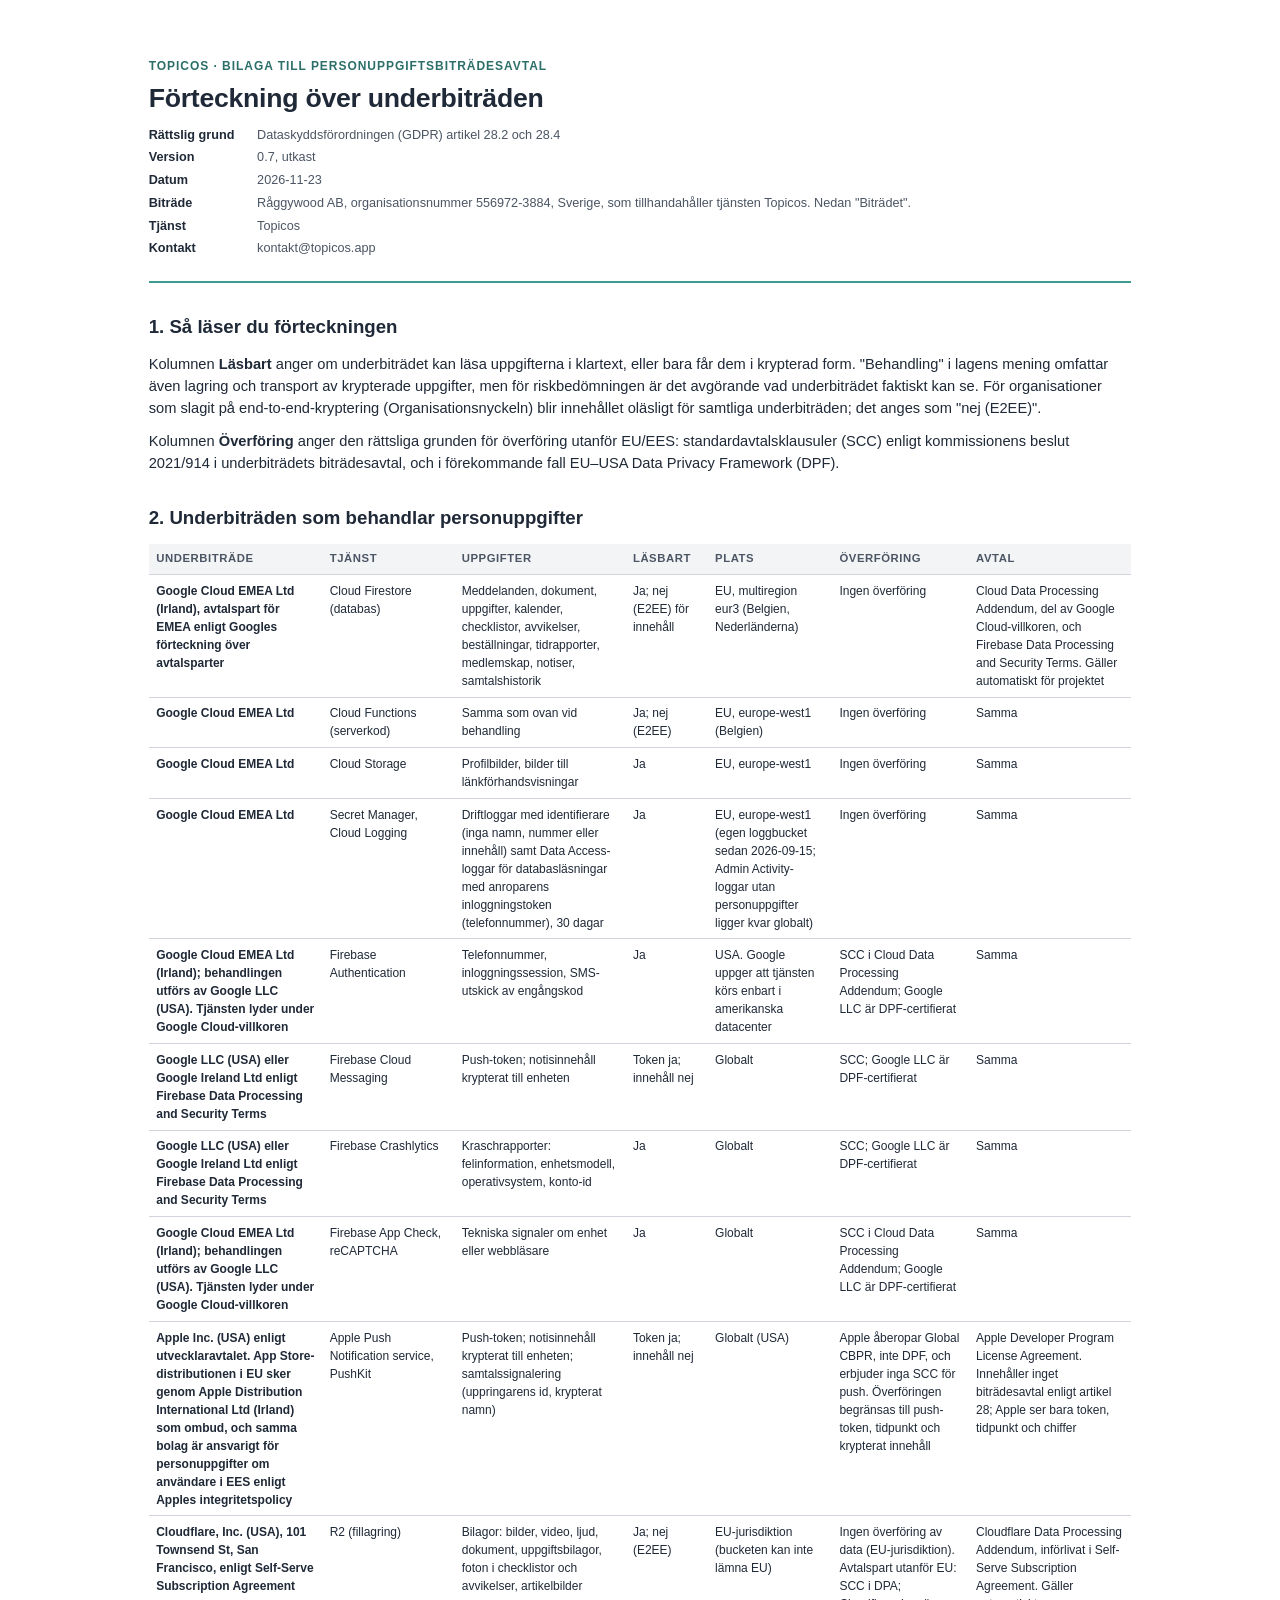
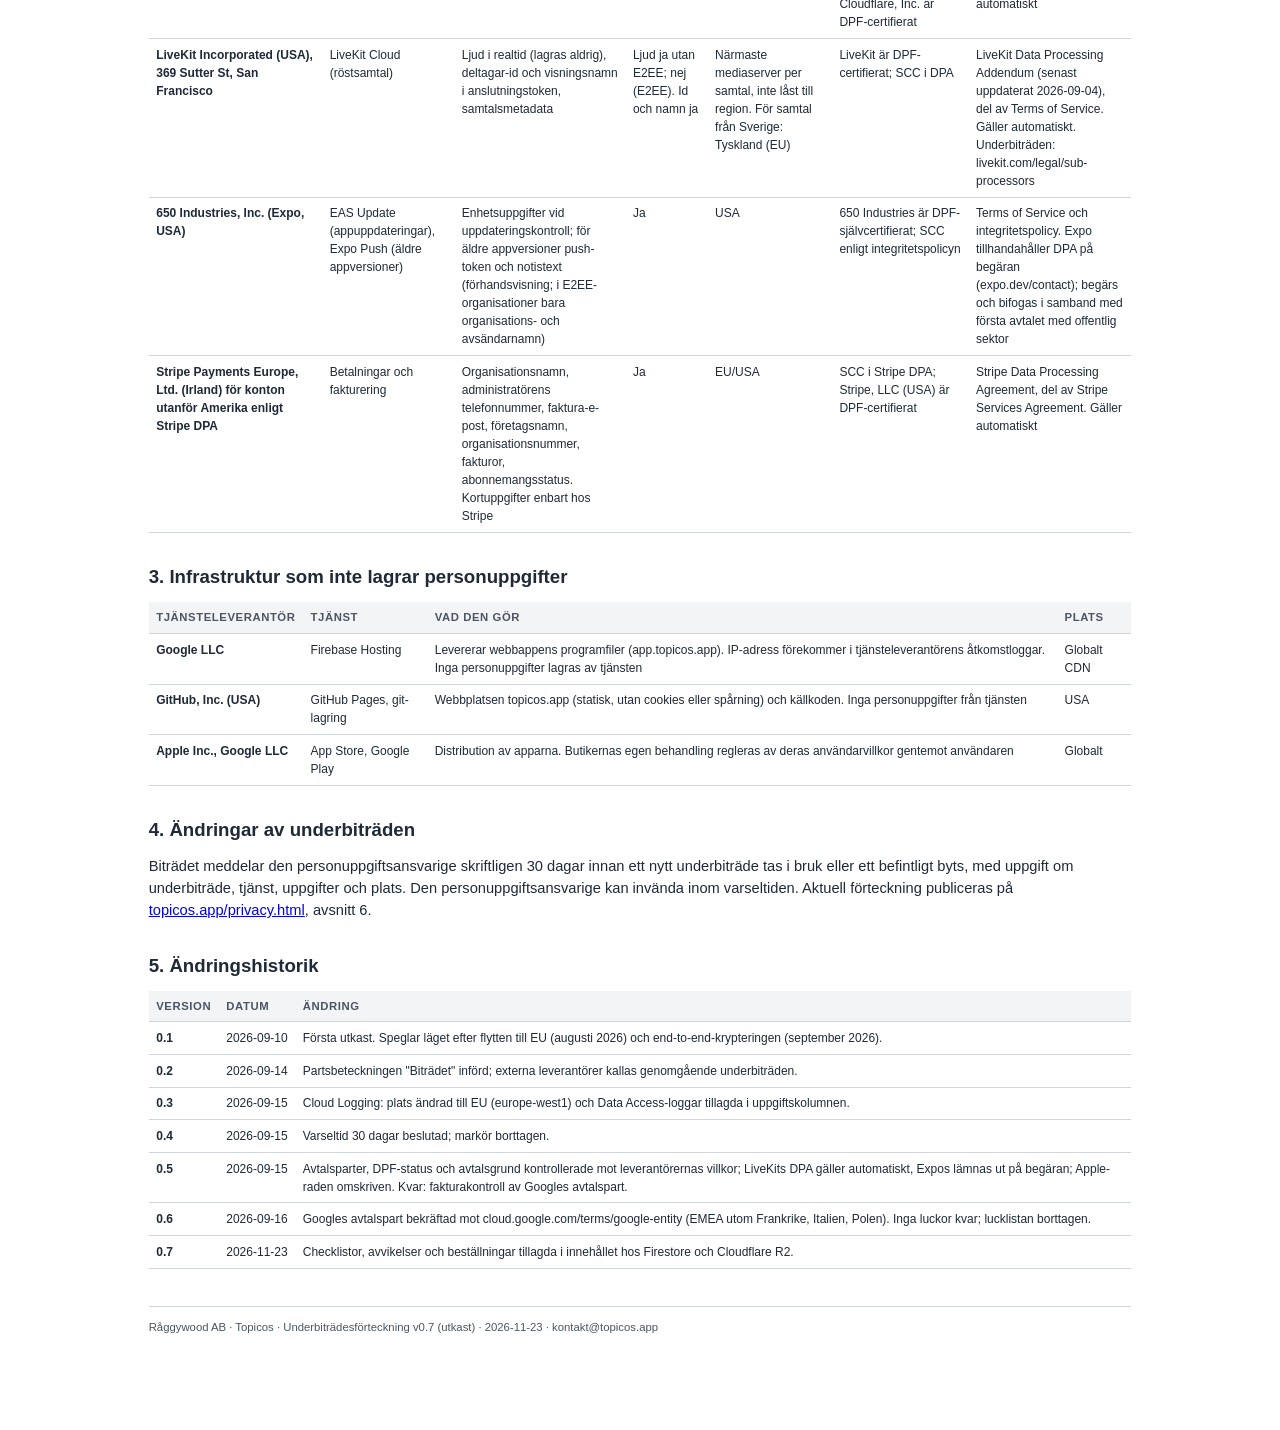
<file: dokument/underbitradesforteckning.html>
<!DOCTYPE html>
<html lang="sv">
<head>
  <meta charset="UTF-8">
  <meta name="viewport" content="width=device-width, initial-scale=1.0">
  <meta name="robots" content="noindex">
  <title>Underbiträdesförteckning – Topicos</title>
  <link rel="stylesheet" href="dokument.css">
  <!-- Sju kolumner får inte plats i stående A4: det här dokumentet skrivs ut liggande. -->
  <style>
    @page { size: A4 landscape; margin: 15mm 18mm; }
    body { max-width: 260mm; }
    table { font-size: 9pt; }
  </style>
</head>
<body>


  <header class="doc-head">
    <p class="doc-kicker">Topicos · Bilaga till personuppgiftsbiträdesavtal</p>
    <h1>Förteckning över underbiträden</h1>
    <dl class="doc-meta">
      <dt>Rättslig grund</dt><dd>Dataskyddsförordningen (GDPR) artikel 28.2 och 28.4</dd>
      <dt>Version</dt><dd>0.7, utkast</dd>
      <dt>Datum</dt><dd>2026-11-23</dd>
      <dt>Biträde</dt><dd>Råggywood AB, organisationsnummer 556972-3884, Sverige, som tillhandahåller tjänsten Topicos. Nedan "Biträdet".</dd>
      <dt>Tjänst</dt><dd>Topicos</dd>
      <dt>Kontakt</dt><dd>kontakt@topicos.app</dd>
    </dl>
  </header>

  <h2>1. Så läser du förteckningen</h2>
  <p>Kolumnen <strong>Läsbart</strong> anger om underbiträdet kan läsa uppgifterna i klartext, eller bara får dem i krypterad form. "Behandling" i lagens mening omfattar även lagring och transport av krypterade uppgifter, men för riskbedömningen är det avgörande vad underbiträdet faktiskt kan se. För organisationer som slagit på end-to-end-kryptering (Organisationsnyckeln) blir innehållet oläsligt för samtliga underbiträden; det anges som "nej (E2EE)".</p>
  <p>Kolumnen <strong>Överföring</strong> anger den rättsliga grunden för överföring utanför EU/EES: standardavtalsklausuler (SCC) enligt kommissionens beslut 2021/914 i underbiträdets biträdesavtal, och i förekommande fall EU–USA Data Privacy Framework (DPF).</p>

  <h2>2. Underbiträden som behandlar personuppgifter</h2>
  <div class="table-wrap">
    <table>
      <thead>
        <tr><th>Underbiträde</th><th>Tjänst</th><th>Uppgifter</th><th>Läsbart</th><th>Plats</th><th>Överföring</th><th>Avtal</th></tr>
      </thead>
      <tbody>
        <tr>
          <td>Google Cloud EMEA Ltd (Irland), avtalspart för EMEA enligt Googles förteckning över avtalsparter</td>
          <td>Cloud Firestore (databas)</td>
          <td>Meddelanden, dokument, uppgifter, kalender, checklistor, avvikelser, beställningar, tidrapporter, medlemskap, notiser, samtalshistorik</td>
          <td>Ja; nej (E2EE) för innehåll</td>
          <td>EU, multiregion eur3 (Belgien, Nederländerna)</td>
          <td>Ingen överföring</td>
          <td>Cloud Data Processing Addendum, del av Google Cloud-villkoren, och Firebase Data Processing and Security Terms. Gäller automatiskt för projektet</td>
        </tr>
        <tr>
          <td>Google Cloud EMEA Ltd</td>
          <td>Cloud Functions (serverkod)</td>
          <td>Samma som ovan vid behandling</td>
          <td>Ja; nej (E2EE)</td>
          <td>EU, europe-west1 (Belgien)</td>
          <td>Ingen överföring</td>
          <td>Samma</td>
        </tr>
        <tr>
          <td>Google Cloud EMEA Ltd</td>
          <td>Cloud Storage</td>
          <td>Profilbilder, bilder till länkförhandsvisningar</td>
          <td>Ja</td>
          <td>EU, europe-west1</td>
          <td>Ingen överföring</td>
          <td>Samma</td>
        </tr>
        <tr>
          <td>Google Cloud EMEA Ltd</td>
          <td>Secret Manager, Cloud Logging</td>
          <td>Driftloggar med identifierare (inga namn, nummer eller innehåll) samt Data Access-loggar för databasläsningar med anroparens inloggningstoken (telefonnummer), 30 dagar</td>
          <td>Ja</td>
          <td>EU, europe-west1 (egen loggbucket sedan 2026-09-15; Admin Activity-loggar utan personuppgifter ligger kvar globalt)</td>
          <td>Ingen överföring</td>
          <td>Samma</td>
        </tr>
        <tr>
          <td>Google Cloud EMEA Ltd (Irland); behandlingen utförs av Google LLC (USA). Tjänsten lyder under Google Cloud-villkoren</td>
          <td>Firebase Authentication</td>
          <td>Telefonnummer, inloggningssession, SMS-utskick av engångskod</td>
          <td>Ja</td>
          <td>USA. Google uppger att tjänsten körs enbart i amerikanska datacenter</td>
          <td>SCC i Cloud Data Processing Addendum; Google LLC är DPF-certifierat</td>
          <td>Samma</td>
        </tr>
        <tr>
          <td>Google LLC (USA) eller Google Ireland Ltd enligt Firebase Data Processing and Security Terms</td>
          <td>Firebase Cloud Messaging</td>
          <td>Push-token; notisinnehåll krypterat till enheten</td>
          <td>Token ja; innehåll nej</td>
          <td>Globalt</td>
          <td>SCC; Google LLC är DPF-certifierat</td>
          <td>Samma</td>
        </tr>
        <tr>
          <td>Google LLC (USA) eller Google Ireland Ltd enligt Firebase Data Processing and Security Terms</td>
          <td>Firebase Crashlytics</td>
          <td>Kraschrapporter: felinformation, enhetsmodell, operativsystem, konto-id</td>
          <td>Ja</td>
          <td>Globalt</td>
          <td>SCC; Google LLC är DPF-certifierat</td>
          <td>Samma</td>
        </tr>
        <tr>
          <td>Google Cloud EMEA Ltd (Irland); behandlingen utförs av Google LLC (USA). Tjänsten lyder under Google Cloud-villkoren</td>
          <td>Firebase App Check, reCAPTCHA</td>
          <td>Tekniska signaler om enhet eller webbläsare</td>
          <td>Ja</td>
          <td>Globalt</td>
          <td>SCC i Cloud Data Processing Addendum; Google LLC är DPF-certifierat</td>
          <td>Samma</td>
        </tr>
        <tr>
          <td>Apple Inc. (USA) enligt utvecklaravtalet. App Store-distributionen i EU sker genom Apple Distribution International Ltd (Irland) som ombud, och samma bolag är ansvarigt för personuppgifter om användare i EES enligt Apples integritetspolicy</td>
          <td>Apple Push Notification service, PushKit</td>
          <td>Push-token; notisinnehåll krypterat till enheten; samtalssignalering (uppringarens id, krypterat namn)</td>
          <td>Token ja; innehåll nej</td>
          <td>Globalt (USA)</td>
          <td>Apple åberopar Global CBPR, inte DPF, och erbjuder inga SCC för push. Överföringen begränsas till push-token, tidpunkt och krypterat innehåll</td>
          <td>Apple Developer Program License Agreement. Innehåller inget biträdesavtal enligt artikel 28; Apple ser bara token, tidpunkt och chiffer</td>
        </tr>
        <tr>
          <td>Cloudflare, Inc. (USA), 101 Townsend St, San Francisco, enligt Self-Serve Subscription Agreement</td>
          <td>R2 (fillagring)</td>
          <td>Bilagor: bilder, video, ljud, dokument, uppgiftsbilagor, foton i checklistor och avvikelser, artikelbilder</td>
          <td>Ja; nej (E2EE)</td>
          <td>EU-jurisdiktion (bucketen kan inte lämna EU)</td>
          <td>Ingen överföring av data (EU-jurisdiktion). Avtalspart utanför EU: SCC i DPA; Cloudflare, Inc. är DPF-certifierat</td>
          <td>Cloudflare Data Processing Addendum, införlivat i Self-Serve Subscription Agreement. Gäller automatiskt</td>
        </tr>
        <tr>
          <td>LiveKit Incorporated (USA), 369 Sutter St, San Francisco</td>
          <td>LiveKit Cloud (röstsamtal)</td>
          <td>Ljud i realtid (lagras aldrig), deltagar-id och visningsnamn i anslutningstoken, samtalsmetadata</td>
          <td>Ljud ja utan E2EE; nej (E2EE). Id och namn ja</td>
          <td>Närmaste mediaserver per samtal, inte låst till region. För samtal från Sverige: Tyskland (EU)</td>
          <td>LiveKit är DPF-certifierat; SCC i DPA</td>
          <td>LiveKit Data Processing Addendum (senast uppdaterat 2026-09-04), del av Terms of Service. Gäller automatiskt. Underbiträden: livekit.com/legal/sub-processors</td>
        </tr>
        <tr>
          <td>650 Industries, Inc. (Expo, USA)</td>
          <td>EAS Update (appuppdateringar), Expo Push (äldre appversioner)</td>
          <td>Enhetsuppgifter vid uppdateringskontroll; för äldre appversioner push-token och notistext (förhandsvisning; i E2EE-organisationer bara organisations- och avsändarnamn)</td>
          <td>Ja</td>
          <td>USA</td>
          <td>650 Industries är DPF-självcertifierat; SCC enligt integritetspolicyn</td>
          <td>Terms of Service och integritetspolicy. Expo tillhandahåller DPA på begäran (expo.dev/contact); begärs och bifogas i samband med första avtalet med offentlig sektor</td>
        </tr>
        <tr>
          <td>Stripe Payments Europe, Ltd. (Irland) för konton utanför Amerika enligt Stripe DPA</td>
          <td>Betalningar och fakturering</td>
          <td>Organisationsnamn, administratörens telefonnummer, faktura-e-post, företagsnamn, organisationsnummer, fakturor, abonnemangsstatus. Kortuppgifter enbart hos Stripe</td>
          <td>Ja</td>
          <td>EU/USA</td>
          <td>SCC i Stripe DPA; Stripe, LLC (USA) är DPF-certifierat</td>
          <td>Stripe Data Processing Agreement, del av Stripe Services Agreement. Gäller automatiskt</td>
        </tr>
      </tbody>
    </table>
  </div>

  <h2>3. Infrastruktur som inte lagrar personuppgifter</h2>
  <div class="table-wrap">
    <table>
      <thead><tr><th>Tjänsteleverantör</th><th>Tjänst</th><th>Vad den gör</th><th>Plats</th></tr></thead>
      <tbody>
        <tr><td>Google LLC</td><td>Firebase Hosting</td><td>Levererar webbappens programfiler (app.topicos.app). IP-adress förekommer i tjänsteleverantörens åtkomstloggar. Inga personuppgifter lagras av tjänsten</td><td>Globalt CDN</td></tr>
        <tr><td>GitHub, Inc. (USA)</td><td>GitHub Pages, git-lagring</td><td>Webbplatsen topicos.app (statisk, utan cookies eller spårning) och källkoden. Inga personuppgifter från tjänsten</td><td>USA</td></tr>
        <tr><td>Apple Inc., Google LLC</td><td>App Store, Google Play</td><td>Distribution av apparna. Butikernas egen behandling regleras av deras användarvillkor gentemot användaren</td><td>Globalt</td></tr>
      </tbody>
    </table>
  </div>

  <h2>4. Ändringar av underbiträden</h2>
  <p>Biträdet meddelar den personuppgiftsansvarige skriftligen 30 dagar innan ett nytt underbiträde tas i bruk eller ett befintligt byts, med uppgift om underbiträde, tjänst, uppgifter och plats. Den personuppgiftsansvarige kan invända inom varseltiden. Aktuell förteckning publiceras på <a href="https://topicos.app/privacy.html">topicos.app/privacy.html</a>, avsnitt 6.</p>

  <h2>5. Ändringshistorik</h2>
  <div class="table-wrap">
    <table class="history">
      <thead><tr><th>Version</th><th>Datum</th><th>Ändring</th></tr></thead>
      <tbody>
        <tr><td>0.1</td><td>2026-09-10</td><td>Första utkast. Speglar läget efter flytten till EU (augusti 2026) och end-to-end-krypteringen (september 2026).</td></tr>
      <tr><td>0.2</td><td>2026-09-14</td><td>Partsbeteckningen "Biträdet" införd; externa leverantörer kallas genomgående underbiträden.</td></tr>
      <tr><td>0.3</td><td>2026-09-15</td><td>Cloud Logging: plats ändrad till EU (europe-west1) och Data Access-loggar tillagda i uppgiftskolumnen.</td></tr>
      <tr><td>0.4</td><td>2026-09-15</td><td>Varseltid 30 dagar beslutad; markör borttagen.</td></tr>
      <tr><td>0.5</td><td>2026-09-15</td><td>Avtalsparter, DPF-status och avtalsgrund kontrollerade mot leverantörernas villkor; LiveKits DPA gäller automatiskt, Expos lämnas ut på begäran; Apple-raden omskriven. Kvar: fakturakontroll av Googles avtalspart.</td></tr>
      <tr><td>0.6</td><td>2026-09-16</td><td>Googles avtalspart bekräftad mot cloud.google.com/terms/google-entity (EMEA utom Frankrike, Italien, Polen). Inga luckor kvar; lucklistan borttagen.</td></tr>
      <tr><td>0.7</td><td>2026-11-23</td><td>Checklistor, avvikelser och beställningar tillagda i innehållet hos Firestore och Cloudflare R2.</td></tr>
      </tbody>
    </table>
  </div>

  <footer class="doc-foot">Råggywood AB · Topicos · Underbiträdesförteckning v0.7 (utkast) · 2026-11-23 · kontakt@topicos.app</footer>
</body>
</html>
</file>
<file: styles.css>
/* Topicos Website Styles */
:root {
  --primary-color: #3E9B92;
  --primary-dark: #358a82;
  --primary-darker: #2c6f69;
  --secondary-color: #daf5ca;
  --text-dark: #1f2937;
  --text-light: #6b7280;
  --bg-light: #f9fafb;
  --border: #e5e7eb;
  --white: #ffffff;
}

* {
  margin: 0;
  padding: 0;
  box-sizing: border-box;
}

/* Skriptet döljer kampanjelement med hidden-attributet; utan det här vinner
   deras display: flex/inline-flex över webbläsarens standardregel. */
[hidden] {
  display: none !important;
}

body {
  font-family: -apple-system, BlinkMacSystemFont, 'Segoe UI', Roboto, Oxygen, Ubuntu, sans-serif;
  line-height: 1.6;
  color: var(--text-dark);
}

/* Buttons */
.btn {
  display: inline-flex;
  align-items: center;
  justify-content: center;
  gap: 0.5rem;
  border-radius: 8px;
  font-weight: 700;
  font-size: 1rem;
  text-decoration: none;
  cursor: pointer;
  border: 2px solid transparent;
  padding: 0.85rem 1.75rem;
  transition: transform 0.2s, box-shadow 0.2s, background 0.2s, color 0.2s;
}

.btn-primary {
  background: var(--primary-color);
  color: var(--white);
}

.btn-primary:hover {
  background: var(--primary-dark);
  transform: translateY(-2px);
  box-shadow: 0 8px 20px rgba(62,155,146,0.25);
}

.btn-outline {
  background: var(--white);
  color: var(--primary-dark);
  border-color: var(--primary-color);
}

.btn-outline:hover {
  background: var(--primary-color);
  color: var(--white);
}

.btn-sm {
  padding: 0.6rem 1.2rem;
  font-size: 0.95rem;
}

/* Navigation */
.navbar {
  background: var(--white);
  padding: 1rem 2rem;
  box-shadow: 0 1px 3px rgba(0,0,0,0.06);
  position: fixed;
  width: 100%;
  top: 0;
  z-index: 1000;
}

.nav-container {
  max-width: 1200px;
  margin: 0 auto;
  display: flex;
  justify-content: space-between;
  align-items: center;
}

.logo {
  font-size: 1.5rem;
  font-weight: 700;
  color: var(--primary-color);
  text-decoration: none;
  display: flex;
  align-items: center;
  gap: 0.5rem;
}

.logo-img {
  height: 32px;
  width: 32px;
  max-height: 32px;
  max-width: 32px;
  object-fit: contain;
}

.nav-links {
  display: flex;
  align-items: center;
  gap: 1.75rem;
}

.nav-links > a:not(.btn) {
  color: var(--text-dark);
  text-decoration: none;
  font-weight: 600;
  font-size: 0.95rem;
  transition: color 0.2s;
}

.nav-links > a:not(.btn):hover {
  color: var(--primary-color);
}

.nav-links a.nav-signin {
  color: var(--text-dark);
  font-weight: 400;
}

.nav-links a.nav-signin:hover {
  color: var(--primary-color);
  text-decoration: underline;
}

/* Hamburger Menu */
.hamburger {
  display: none;
  flex-direction: column;
  gap: 5px;
  cursor: pointer;
  padding: 8px;
  border: none;
  background: transparent;
}

.hamburger span {
  width: 25px;
  height: 3px;
  background: var(--text-dark);
  border-radius: 2px;
  transition: all 0.3s;
}

.hamburger:hover span {
  background: var(--primary-color);
}

/* Mobile Menu */
.mobile-menu {
  position: fixed;
  top: 64px;
  right: 2rem;
  background: var(--white);
  border-radius: 8px;
  box-shadow: 0 4px 12px rgba(0,0,0,0.15);
  display: none;
  flex-direction: column;
  min-width: 200px;
  overflow: hidden;
  z-index: 999;
}

.mobile-menu.active {
  display: flex;
}

.mobile-menu a {
  padding: 1rem 1.5rem;
  color: var(--text-dark);
  text-decoration: none;
  font-weight: 500;
  transition: background 0.3s, color 0.3s;
  border-bottom: 1px solid var(--bg-light);
}

.mobile-menu a:last-child {
  border-bottom: none;
}

.mobile-menu a:hover {
  background: var(--bg-light);
  color: var(--primary-color);
}

/* Hero Section */
.hero {
  background: var(--white);
  padding: 9rem 2rem 3rem;
  text-align: center;
}

.hero-content {
  max-width: 760px;
  margin: 0 auto;
}

.hero h1 {
  font-size: 3.5rem;
  font-weight: 800;
  line-height: 1.1;
  letter-spacing: -0.03em;
  color: var(--text-dark);
  margin-bottom: 1.5rem;
}

.hero .subtitle {
  font-size: 1.25rem;
  color: var(--text-light);
  max-width: 600px;
  margin: 0 auto 2.5rem;
  line-height: 1.6;
}

.hero-cta {
  display: flex;
  gap: 1rem;
  justify-content: center;
  flex-wrap: wrap;
  margin-bottom: 1.5rem;
}

.hero-platforms {
  color: var(--text-light);
  font-size: 0.9rem;
}

/* Kampanjpuff överst i hero — liten och lugn, den ska väcka nyfikenhet och
   lämna över till prissektionen, inte konkurrera med rubriken. */
.hero-campaign {
  display: inline-flex;
  align-items: center;
  gap: 0.6rem;
  margin-bottom: 1.5rem;
  padding: 0.35rem 1rem 0.35rem 0.35rem;
  border-radius: 50px;
  background: var(--white);
  border: 1px solid rgba(62,155,146,0.35);
  box-shadow: 0 4px 14px rgba(62,155,146,0.12);
  color: var(--text-dark);
  font-size: 0.95rem;
  font-weight: 600;
  text-decoration: none;
  transition: transform 0.2s, box-shadow 0.2s;
}

.hero-campaign:hover {
  transform: translateY(-2px);
  box-shadow: 0 10px 22px rgba(62,155,146,0.2);
}

.hero-campaign-badge {
  padding: 0.3rem 0.7rem;
  border-radius: 50px;
  background: var(--primary-color);
  color: var(--white);
  font-size: 0.85rem;
  font-weight: 800;
  white-space: nowrap;
}

.hero-campaign-arrow {
  display: inline-block;
  color: var(--primary-dark);
  font-weight: 800;
  transition: transform 0.2s;
}

.hero-campaign:hover .hero-campaign-arrow {
  transform: translateX(3px);
}

/* App store badges (used in CTA band) */
.app-badges {
  display: flex;
  gap: 1rem;
  justify-content: center;
  flex-wrap: wrap;
}

.app-badge {
  display: inline-flex;
  align-items: center;
  gap: 0.5rem;
  padding: 0.85rem 1.75rem;
  background: var(--white);
  color: var(--primary-dark);
  border-radius: 50px;
  text-decoration: none;
  font-weight: 600;
  font-size: 0.95rem;
  transition: transform 0.3s, box-shadow 0.3s;
  box-shadow: 0 4px 15px rgba(0,0,0,0.1);
}

.app-badge:hover {
  transform: translateY(-3px);
  box-shadow: 0 12px 28px rgba(0,0,0,0.18);
}

/* App Showcase — ligger efter priserna, som avslutande bild före CTA-bandet. */
.showcase {
  background: var(--white);
  padding: 0 2rem;
  text-align: center;
}

/* Bilden står direkt på CTA-bandet: block (ingen baslinjelucka under en
   inline-bild) och raka nederhörn. */
.showcase-img {
  display: block;
  width: 60%;
  height: auto;
  margin: 0 auto;
  border-radius: 20px 20px 0 0;
}

/* Features Section */
/* Funktionsbandet har ingen egen rubrik utan fortsätter direkt under hero-
   texten, på samma vita bakgrund. scroll-margin så att Funktioner-länken i
   menyn inte lägger telefonerna under den fasta navbaren. */
.features {
  padding: 0 2rem 5rem;
  background: var(--white);
  scroll-margin-top: 5rem;
}

.section-title {
  text-align: center;
  font-size: 2.25rem;
  font-weight: 800;
  letter-spacing: -0.02em;
  margin-bottom: 3rem;
  color: var(--text-dark);
}


.feature-card {
  text-align: center;
}

.feature-shot {
  display: flex;
  justify-content: center;
  margin-bottom: 1.5rem;
}

.feature-shot img,
.feature-shot video {
  display: block;
  height: 420px;
  width: auto;
}

.feature-shot img,
.feature-video {
  filter: drop-shadow(0 12px 24px rgba(0,0,0,0.12));
  transition: transform 0.3s;
}

.feature-card:hover .feature-shot img,
.feature-card:hover .feature-video {
  transform: translateY(-4px);
}

/* Funktionsvideo: samma mått och skugga som skärmbilderna. Videon är vanlig
   MP4 med vit bakgrund; telefonens form klipps ut med postern som mask (den
   har genomskinlig bakgrund). Genomskinlig video visade en vit ruta på
   iPhone. Masken står helt i style-attributet på <video> så att den inte
   kan hamna ur fas med en cachad stilmall. Skuggan ligger på omslaget,
   eftersom masken annars klipper bort den. Knappen ligger i telefonens
   nedre hörn. */
.feature-video {
  position: relative;
}

/* Postern som eget lager ovanpå videon tills första bildrutan är ritad
   (skriptet sätter .is-started). */
.feature-video-poster {
  position: absolute;
  inset: 0;
  background: no-repeat 0 0 / 100% 100%;
  pointer-events: none;
}

.feature-video.is-started .feature-video-poster {
  display: none;
}

.feature-video-toggle {
  position: absolute;
  right: -6px;
  bottom: -6px;
  display: flex;
  align-items: center;
  justify-content: center;
  width: 36px;
  height: 36px;
  padding: 0;
  border: 1px solid var(--border);
  border-radius: 50%;
  background: var(--white);
  color: var(--text-dark);
  box-shadow: 0 2px 8px rgba(0,0,0,0.1);
  cursor: pointer;
  transition: color 0.2s, border-color 0.2s;
}

.feature-video-toggle[hidden] {
  display: none;
}

.feature-video-toggle:hover {
  color: var(--primary-color);
  border-color: var(--primary-color);
}

.feature-video-toggle svg {
  width: 16px;
  height: 16px;
}

.feature-video-toggle .icon-play,
.feature-video-toggle.is-paused .icon-pause {
  display: none;
}

.feature-video-toggle.is-paused .icon-play {
  display: block;
}

.feature-card h3 {
  margin-bottom: 0.5rem;
  color: var(--text-dark);
  font-weight: 700;
}

.feature-card p {
  color: var(--text-light);
  font-size: 0.95rem;
  line-height: 1.6;
}

/* Funktionsbandet: en rad skärmbilder som rullar i sidled. Antalet synliga kolumner
   styrs av --columns och korten får exakt den bredd som fyller bandet, så
   pilarna bläddrar hela sidor. Rullningen är ren CSS (scroll-snap); skriptet
   i index.html sköter bara pilarna. */
.features-carousel {
  --arrow-space: 3.5rem;
  position: relative;
  /* Kortytan är 1200 px; bandets sidoluft och pilarna ligger utanför. */
  max-width: calc(1200px + 2rem + 2 * var(--arrow-space));
  margin: 0 auto;
  padding: 0 var(--arrow-space);
}

.features-track {
  --columns: 4;
  --gap: 1.5rem;
  display: grid;
  grid-auto-flow: column;
  grid-auto-columns: calc((100% - (var(--columns) - 1) * var(--gap)) / var(--columns));
  gap: var(--gap);
  overflow-x: auto;
  scroll-snap-type: x mandatory;
  scrollbar-width: none;
  /* Luft runt korten så hover-lyftet och skuggan inte klipps av rullytan.
     Den negativa marginalen tar tillbaka det mesta av bottenluften. */
  padding: 0.5rem 1rem 2.5rem;
  margin-bottom: -2rem;
  scroll-padding-inline: 1rem;
}

.features-track::-webkit-scrollbar {
  display: none;
}

.features-track > .feature-card {
  scroll-snap-align: start;
}

.features-arrow {
  position: absolute;
  top: 50%;
  transform: translateY(-50%);
  z-index: 1;
  display: flex;
  align-items: center;
  justify-content: center;
  width: 44px;
  height: 44px;
  padding: 0;
  border: 1px solid var(--border);
  border-radius: 50%;
  background: var(--white);
  color: var(--text-dark);
  box-shadow: 0 2px 8px rgba(0,0,0,0.06);
  cursor: pointer;
  transition: color 0.2s, border-color 0.2s, box-shadow 0.2s, opacity 0.2s;
}

.features-arrow svg {
  width: 20px;
  height: 20px;
}

.features-arrow-prev {
  left: 0;
}

.features-arrow-next {
  right: 0;
}

.features-arrow:hover:not([aria-disabled="true"]) {
  color: var(--primary-color);
  border-color: var(--primary-color);
  box-shadow: 0 6px 16px rgba(0,0,0,0.1);
}

.features-arrow[aria-disabled="true"] {
  opacity: 0.3;
  cursor: default;
}

/* Korten ska vara minst ~240 px breda så att texten under bilden inte blir
   en smal pelare: fyra kolumner på bred skärm, sedan tre och två. */
@media (max-width: 1200px) {
  .features-track {
    --columns: 3;
  }
}

@media (max-width: 1023px) {
  .features-track {
    --columns: 2;
  }
}

/* Mobil och surfplatta: en kolumn (max 340 px) med en skymt av nästa kort,
   så man ser att det går att svepa. Pilarna göms — de skulle ta plats från
   korten. Bandet går ända ut i skärmkanten så skymten inte klipps av
   sektionens sidomarginal. */
@media (max-width: 768px) {
  .features-carousel {
    padding: 0;
    margin: 0 -1.5rem;
  }

  .features-track {
    --gap: 1rem;
    grid-auto-columns: min(78%, 300px);
    padding-left: 1.5rem;
    padding-right: 1.5rem;
    scroll-padding-inline: 1.5rem;
  }

  .features-arrow {
    display: none;
  }

  .feature-shot img,
  .feature-shot video {
    height: 400px;
  }
}

/* Pricing Section */
.pricing {
  padding: 5rem 2rem;
  background: var(--bg-light);
}

.pricing-header {
  text-align: center;
  max-width: 760px;
  margin: 0 auto 1.5rem;
}

.pricing-header .section-title {
  margin-bottom: 0.5rem;
}

/* Kampanjbanner under rubriken — villkoren (procent, längd, slutdatum) står
   här en gång, så korten slipper upprepa dem. */
.campaign-banner {
  display: flex;
  align-items: center;
  gap: 0.9rem;
  max-width: 620px;
  margin: 1.25rem auto 0;
  padding: 1rem 1.25rem;
  border-radius: 16px;
  text-align: left;
  background: linear-gradient(135deg, rgba(218,245,202,0.6), rgba(62,155,146,0.08));
  border: 1px solid rgba(62,155,146,0.25);
}

.campaign-banner-badge {
  flex-shrink: 0;
  padding: 0.5rem 0.85rem;
  border-radius: 12px;
  background: var(--primary-darker);
  color: var(--white);
  font-size: 1.05rem;
  font-weight: 800;
  white-space: nowrap;
}

.campaign-banner-text {
  display: flex;
  flex-direction: column;
  line-height: 1.35;
}

.campaign-banner-text strong {
  font-size: 1rem;
  font-weight: 800;
  color: var(--text-dark);
}

.campaign-banner-text span {
  font-size: 0.9rem;
  color: var(--text-light);
}

/* Månad/år-valet är en liten switch i Pro-kortet, det enda kortet vars pris
   ändras. Checkboxen ligger kvar (visuellt dold) så tangentbord och
   skärmläsare får en riktig switch. */
.billing-switch {
  position: relative;
  display: flex;
  width: fit-content;
  align-items: center;
  gap: 0.5rem;
  margin-top: 0.75rem;
  font-size: 0.85rem;
  font-weight: 600;
  line-height: 1.5rem;
  color: var(--text-dark);
  cursor: pointer;
  user-select: none;
  /* Mobilens blå tryckmarkering; switchen visar själv att den slagits om. */
  -webkit-tap-highlight-color: transparent;
}

.billing-switch .discount-badge {
  line-height: 1.2;
}

.billing-switch input {
  position: absolute;
  opacity: 0;
  width: 1px;
  height: 1px;
  margin: 0;
  /* Om webbläsaren ändå ritar den inbyggda rutan ska den vara grön, inte blå. */
  accent-color: var(--primary-color);
}

.billing-switch-track {
  position: relative;
  flex-shrink: 0;
  width: 2rem;
  height: 1.125rem;
  border-radius: 50px;
  background: #d1d5db;
  transition: background 0.2s;
}

.billing-switch-track::after {
  content: '';
  position: absolute;
  top: 0.125rem;
  left: 0.125rem;
  width: 0.875rem;
  height: 0.875rem;
  border-radius: 50%;
  background: var(--white);
  box-shadow: 0 1px 2px rgba(0,0,0,0.2);
  transition: transform 0.2s;
}

.billing-switch input:checked + .billing-switch-track {
  background: var(--primary-color);
}

.billing-switch input:checked + .billing-switch-track::after {
  transform: translateX(0.875rem);
}

.billing-switch input:focus-visible + .billing-switch-track {
  outline: 2px solid var(--primary-color);
  outline-offset: 2px;
}

/* Samma höjd som switchraden (marginal + radhöjd) i Free-kortet. */
.billing-switch-spacer {
  height: 2.25rem;
}

/* Dämpad markering för funktioner som inte är färdigtestade. em-baserad storlek
   så den följer föräldern (rubrik i funktionskortet, listrad i prisplanen). */
.beta-badge {
  display: inline-block;
  vertical-align: middle;
  margin-left: 0.35em;
  padding: 0.15em 0.5em;
  border: 1px solid var(--border);
  border-radius: 50px;
  background: var(--bg-light);
  color: var(--text-light);
  font-size: 0.65em;
  font-weight: 700;
  letter-spacing: 0.03em;
  text-transform: uppercase;
}

.discount-badge {
  font-size: 0.72rem;
  font-weight: 800;
  padding: 0.15rem 0.5rem;
  border-radius: 50px;
  background: var(--secondary-color);
  color: var(--primary-darker);
  white-space: nowrap;
}

.pricing-grid {
  /* Två planer (Free + Pro). Smalare max-width än 3-kolumnsvarianten så korten
     behåller sin bredd i stället för att bli halva sidan var. */
  max-width: 760px;
  margin: 0 auto;
  display: grid;
  grid-template-columns: repeat(2, 1fr);
  gap: 1.5rem;
  align-items: start;
}

.plan-card {
  background: var(--white);
  border: 1px solid var(--border);
  border-radius: 16px;
  padding: 2rem;
  position: relative;
  transition: transform 0.3s, box-shadow 0.3s;
}

.plan-card:hover {
  transform: translateY(-4px);
  box-shadow: 0 12px 28px rgba(0,0,0,0.08);
}

.plan-card-featured {
  border: 2px solid var(--primary-color);
  box-shadow: 0 16px 40px rgba(62,155,146,0.18);
}

.plan-badge {
  position: absolute;
  top: -14px;
  left: 50%;
  transform: translateX(-50%);
  background: var(--primary-darker);
  color: var(--white);
  font-size: 0.75rem;
  font-weight: 700;
  text-transform: uppercase;
  letter-spacing: 0.08em;
  padding: 0.35rem 1rem;
  border-radius: 50px;
  white-space: nowrap;
}

.plan-name {
  font-size: 1.25rem;
  font-weight: 700;
  margin-bottom: 0.4rem;
}

.plan-tagline {
  color: var(--text-light);
  font-size: 0.9rem;
  line-height: 1.4;
  margin-bottom: 1.25rem;
  min-height: 2.5em;
}

.plan-price {
  display: flex;
  align-items: baseline;
  gap: 0.4rem;
  flex-wrap: wrap;
}

/* Ordinarie pris framför det rabatterade. Tomt element = inget att jämföra med,
   så :empty sköter av- och påslaget — skriptet behöver bara sätta texten. */
.price-original {
  font-size: 1.15rem;
  font-weight: 600;
  color: var(--text-light);
  text-decoration: line-through;
}

.price-original:empty {
  display: none;
}

.price-amount {
  font-size: 2.75rem;
  font-weight: 800;
  line-height: 1;
}

.price-currency {
  font-size: 1.25rem;
  font-weight: 700;
}

.price-unit {
  color: var(--text-light);
  font-size: 0.9rem;
  margin-top: 0.25rem;
}

/* min-height = line-height i em, så en tom rad tar exakt lika mycket plats som
   en skriven. Annars glider korten isär: Free har noterna tomma, Pro har text. */
.price-yearly-note {
  font-size: 0.8rem;
  color: var(--text-light);
  margin-top: 0.35rem;
  line-height: 1.5;
  min-height: 1.5em;
  visibility: hidden;
}

/* Kampanjvillkoret i kortet — ska sticka ut mot den nedtonade årsnoten ovanför. */
.price-campaign-note {
  font-size: 0.85rem;
  font-weight: 700;
  color: var(--primary-dark);
  margin-top: 0.4rem;
  line-height: 1.5;
  min-height: 1.5em;
}

.plan-cta {
  display: block;
  text-align: center;
  margin: 1.5rem 0;
  padding: 0.8rem;
  border-radius: 8px;
  font-weight: 700;
  text-decoration: none;
  border: 2px solid transparent;
  transition: background 0.2s, color 0.2s;
}

.plan-cta-outline {
  background: var(--white);
  color: var(--primary-dark);
  border-color: var(--primary-color);
}

.plan-cta-outline:hover {
  background: var(--primary-color);
  color: var(--white);
}

.plan-cta-primary {
  background: var(--primary-color);
  color: var(--white);
}

.plan-cta-primary:hover {
  background: var(--primary-dark);
}

.plan-features {
  list-style: none;
  display: flex;
  flex-direction: column;
  gap: 0.75rem;
}

.plan-features li {
  position: relative;
  padding-left: 1.75rem;
  font-size: 0.95rem;
  color: var(--text-dark);
}

.plan-features li::before {
  content: '✓';
  position: absolute;
  left: 0;
  top: 0;
  color: var(--primary-color);
  font-weight: 800;
}

/* CTA Band */
.cta-band {
  background: linear-gradient(150deg, #4db8ad 0%, var(--primary-color) 40%, var(--primary-dark) 100%);
  color: var(--white);
  text-align: center;
  padding: 2.5rem 2rem 5rem;
}

.cta-band h2 {
  font-size: 2.25rem;
  font-weight: 800;
  letter-spacing: -0.02em;
  margin-bottom: 2rem;
}

/* Footer */
.footer {
  background: var(--text-dark);
  color: var(--white);
  padding: 3rem 2rem;
  text-align: center;
}

.footer-links {
  display: flex;
  justify-content: center;
  gap: 2rem;
  margin-bottom: 1.5rem;
  flex-wrap: wrap;
}

.footer-links a {
  color: var(--white);
  text-decoration: none;
  opacity: 0.8;
  transition: opacity 0.3s;
}

.footer-links a:hover {
  opacity: 1;
}

.footer p {
  opacity: 0.6;
  font-size: 0.875rem;
}

/* Legal Pages */
.legal-page {
  padding-top: 80px;
}

.legal-content {
  max-width: 800px;
  margin: 0 auto;
  padding: 3rem 2rem;
}

.legal-content h1 {
  font-size: 2.5rem;
  margin-bottom: 0.5rem;
  color: var(--primary-color);
}

.last-updated {
  color: var(--text-light);
  margin-bottom: 2rem;
  font-size: 0.875rem;
}

.legal-content h2 {
  font-size: 1.5rem;
  margin-top: 2rem;
  margin-bottom: 1rem;
  color: var(--text-dark);
}

.legal-content p {
  margin-bottom: 1rem;
  color: var(--text-light);
}

.legal-content ul {
  margin-bottom: 1rem;
  padding-left: 1.5rem;
  color: var(--text-light);
}

.legal-content li {
  margin-bottom: 0.5rem;
}

/* Responsive */
@media (max-width: 900px) {
  .pricing-grid {
    grid-template-columns: 1fr;
    max-width: 420px;
  }

  /* Staplade kort: inget att linjera mot. */
  .billing-switch-spacer {
    display: none;
  }

  .plan-card-featured {
    transform: none;
  }
}

@media (max-width: 768px) {
  .nav-links {
    display: none;
  }

  .hamburger {
    display: flex;
  }

  .navbar {
    padding: 1rem;
  }

  .hero {
    padding: 7rem 1.5rem 2.5rem;
  }

  .hero h1 {
    font-size: 2.25rem;
  }

  .hero .subtitle {
    font-size: 1.05rem;
  }

  .section-title {
    font-size: 1.75rem;
  }

  .features {
    padding: 0 1.5rem 4rem;
  }

  .showcase {
    padding: 0 1rem;
  }

  .showcase-img {
    width: 100%;
    border-radius: 14px 14px 0 0;
  }

  .cta-band h2 {
    font-size: 1.75rem;
  }

  .hero-campaign {
    font-size: 0.85rem;
    gap: 0.5rem;
  }

  .hero-campaign-badge {
    font-size: 0.78rem;
  }

  .campaign-banner {
    gap: 0.75rem;
    padding: 0.9rem 1rem;
  }

  .campaign-banner-badge {
    font-size: 0.95rem;
    padding: 0.4rem 0.7rem;
  }
}

/* Säkerhetssidan (sakerhet.html) */
.nav-links > a.active {
  color: var(--primary-color);
}

/* Länken ligger i löpande text, inte på egen rad — en rad mindre gör kortet
   lika högt som de andra i funktionsbandet. nowrap håller ihop pilen. */
.feature-link {
  white-space: nowrap;
  color: var(--primary-color);
  font-weight: 600;
  text-decoration: none;
}

.feature-link:hover {
  text-decoration: underline;
}

.sec-page {
  padding-top: 80px;
}

.sec-hero {
  max-width: 860px;
  margin: 0 auto;
  padding: 4rem 2rem 1.5rem;
}

.sec-eyebrow {
  color: var(--primary-color);
  font-weight: 700;
  font-size: 0.85rem;
  letter-spacing: 0.08em;
  text-transform: uppercase;
  margin-bottom: 0.75rem;
}

.sec-hero h1 {
  font-size: 2.5rem;
  font-weight: 800;
  letter-spacing: -0.02em;
  line-height: 1.15;
  text-wrap: balance;
  margin-bottom: 1rem;
}

.sec-lead {
  font-size: 1.15rem;
  color: var(--text-light);
  max-width: 44em;
}

.sec-section {
  max-width: 860px;
  margin: 0 auto;
  padding: 2.5rem 2rem;
}

.sec-section + .sec-section {
  border-top: 1px solid var(--border);
}

.sec-section h2 {
  font-size: 1.6rem;
  font-weight: 800;
  letter-spacing: -0.01em;
  margin-bottom: 1.25rem;
  text-wrap: balance;
}

.sec-section h3 {
  font-size: 1.1rem;
  font-weight: 700;
  margin: 1.75rem 0 0.5rem;
}

.sec-section p {
  color: var(--text-light);
  margin-bottom: 1rem;
  max-width: 44em;
}

.sec-section code {
  font-family: ui-monospace, SFMono-Regular, Menlo, monospace;
  font-size: 0.9em;
  background: var(--bg-light);
  padding: 0.1em 0.35em;
  border-radius: 4px;
}

.sec-two {
  display: grid;
  grid-template-columns: repeat(auto-fit, minmax(300px, 1fr));
  gap: 1.5rem;
  margin: 1.5rem 0;
}

.sec-box {
  background: var(--white);
  border: 1px solid var(--border);
  border-radius: 16px;
  padding: 1.5rem;
}

.sec-box h3 {
  margin-top: 0;
}

.sec-box p {
  margin-bottom: 0;
}

.sec-box ul,
.sec-plain {
  list-style: disc;
  padding-left: 1.25rem;
  color: var(--text-light);
}

.sec-box li,
.sec-plain li {
  margin-bottom: 0.5rem;
}

.sec-box-accent {
  background: rgba(62,155,146,0.08);
  border-color: rgba(62,155,146,0.25);
}

.sec-table-wrap {
  overflow-x: auto;
  margin-bottom: 1rem;
}

.sec-table {
  width: 100%;
  border-collapse: collapse;
  font-size: 0.95rem;
}

.sec-table th,
.sec-table td {
  text-align: left;
  vertical-align: top;
  padding: 0.75rem 0.75rem 0.75rem 0;
  border-bottom: 1px solid var(--border);
}

.sec-table th {
  font-size: 0.8rem;
  letter-spacing: 0.06em;
  text-transform: uppercase;
  color: var(--text-light);
}

.sec-table td {
  color: var(--text-dark);
}

.sec-steps {
  counter-reset: step;
  list-style: none;
  padding: 0;
  margin: 0 0 1rem;
}

.sec-steps li {
  counter-increment: step;
  position: relative;
  padding-left: 3rem;
  margin-bottom: 1.25rem;
  color: var(--text-light);
  max-width: 44em;
}

.sec-steps li::before {
  content: counter(step);
  position: absolute;
  left: 0;
  top: 0;
  width: 2rem;
  height: 2rem;
  line-height: 2rem;
  text-align: center;
  border-radius: 50%;
  background: rgba(62,155,146,0.12);
  color: var(--primary-dark);
  font-weight: 700;
}

.sec-steps strong {
  color: var(--text-dark);
}

.sec-tech {
  background: var(--bg-light);
  border-radius: 16px;
  padding: 1.5rem;
}

.sec-tech dl {
  display: grid;
  grid-template-columns: max-content 1fr;
  gap: 0.75rem 1.5rem;
}

.sec-tech dt {
  font-weight: 700;
  color: var(--text-dark);
}

.sec-tech dd {
  color: var(--text-light);
  margin: 0;
}

.sec-public {
  background: rgba(62,155,146,0.08);
  border-radius: 16px;
  padding: 2rem;
}

.sec-public h2 {
  margin-bottom: 0.75rem;
}

.sec-public p {
  margin-bottom: 0;
}

.sec-public a {
  color: var(--primary-dark);
  font-weight: 600;
}

.sec-public-list {
  list-style: disc;
  margin: 0.75rem 0 1rem 1.25rem;
  padding: 0;
}

.sec-public-list li {
  margin-bottom: 0.5rem;
}

.sec-public-list li:last-child {
  margin-bottom: 0;
}

@media (max-width: 600px) {
  .sec-hero h1 {
    font-size: 2rem;
  }

  .sec-tech dl {
    grid-template-columns: 1fr;
    gap: 0.25rem 0;
  }

  .sec-tech dd {
    margin-bottom: 0.75rem;
  }
}

/* Integritetspolicy (privacy.html / privacy-en.html) */
.legal-content h3 {
  font-size: 1.1rem;
  font-weight: 700;
  margin: 1.5rem 0 0.5rem;
  color: var(--text-dark);
}

.legal-content .lang-switch {
  display: inline-block;
  margin-bottom: 1.5rem;
  color: var(--primary-color);
  font-weight: 600;
  text-decoration: none;
}

.legal-content .lang-switch:hover {
  text-decoration: underline;
}

.legal-content .sec-table-wrap {
  margin: 1rem 0 1.5rem;
}

.legal-content .sec-table td {
  color: var(--text-light);
}

.legal-content .sec-table td:first-child {
  color: var(--text-dark);
  font-weight: 600;
}

.legal-content .legal-note {
  background: rgba(62,155,146,0.08);
  border-radius: 12px;
  padding: 1rem 1.25rem;
  margin: 1rem 0 1.5rem;
}

.legal-content .legal-note p {
  margin-bottom: 0;
  color: var(--text-dark);
}
</file>
<file: dokument/dokument.css>
/* Dokumentpaketet för upphandling (dokument/*.html). Skärm + utskrift/PDF.
   Luckor markeras med <mark class="gap"> och ska vara borta i slutversionen. */
:root {
  --primary: #3E9B92;
  --primary-dark: #2c6f69;
  --ink: #1f2937;
  --muted: #4b5563;
  --line: #d1d5db;
  --soft: #f3f4f6;
  --gap: #fff3a8;
}

* { box-sizing: border-box; margin: 0; padding: 0; }

html { font-size: 11pt; }

body {
  font-family: -apple-system, BlinkMacSystemFont, 'Segoe UI', Roboto, Helvetica, Arial, sans-serif;
  color: var(--ink);
  line-height: 1.5;
  background: #fff;
  max-width: 180mm;
  margin: 0 auto;
  padding: 15mm 0 25mm;
}

.doc-head {
  border-bottom: 2px solid var(--primary);
  padding-bottom: 6mm;
  margin-bottom: 8mm;
}

.doc-kicker {
  color: var(--primary-dark);
  font-weight: 700;
  font-size: 9pt;
  letter-spacing: 0.08em;
  text-transform: uppercase;
  margin-bottom: 2mm;
}

.doc-head h1 {
  font-size: 20pt;
  font-weight: 800;
  letter-spacing: -0.01em;
  line-height: 1.2;
  margin-bottom: 3mm;
}

.doc-meta {
  display: grid;
  grid-template-columns: max-content 1fr;
  gap: 1mm 6mm;
  font-size: 9.5pt;
  color: var(--muted);
}

.doc-meta dt { font-weight: 600; color: var(--ink); }

h2 {
  font-size: 14pt;
  font-weight: 800;
  margin: 8mm 0 3mm;
  break-after: avoid;
}

h3 {
  font-size: 11.5pt;
  font-weight: 700;
  margin: 5mm 0 2mm;
  break-after: avoid;
}

p { margin-bottom: 3mm; }

ul, ol { margin: 0 0 3mm 5mm; }
li { margin-bottom: 1.2mm; }
li > ul { margin-top: 1.2mm; }

strong { font-weight: 700; }

.table-wrap { overflow-x: auto; margin: 2mm 0 5mm; }

table {
  width: 100%;
  border-collapse: collapse;
  font-size: 9.5pt;
  break-inside: auto;
}

th, td {
  text-align: left;
  vertical-align: top;
  padding: 1.8mm 2mm;
  border-bottom: 1px solid var(--line);
}

th {
  font-size: 8.5pt;
  letter-spacing: 0.05em;
  text-transform: uppercase;
  color: var(--muted);
  background: var(--soft);
  border-bottom: 1px solid var(--line);
}

tr { break-inside: avoid; }
table.history td:nth-child(1), table.history td:nth-child(2) { white-space: nowrap; }

td:first-child { font-weight: 600; }

.note {
  background: var(--soft);
  border-left: 3px solid var(--primary);
  padding: 3mm 4mm;
  margin: 3mm 0 5mm;
  break-inside: avoid;
}

.note p:last-child { margin-bottom: 0; }

mark.gap {
  background: var(--gap);
  color: #5b4a00;
  padding: 0 0.3em;
  border-radius: 2px;
  font-weight: 600;
  -webkit-print-color-adjust: exact;
  print-color-adjust: exact;
}

.gap-list {
  border: 1px dashed #c9b64a;
  background: #fffbe6;
  padding: 3mm 4mm;
  margin: 0 0 8mm;
  font-size: 9.5pt;
  -webkit-print-color-adjust: exact;
  print-color-adjust: exact;
}

.gap-list h2 { font-size: 10.5pt; margin: 0 0 2mm; }
.gap-list ul { margin-bottom: 0; }

.doc-foot {
  margin-top: 10mm;
  padding-top: 3mm;
  border-top: 1px solid var(--line);
  font-size: 8.5pt;
  color: var(--muted);
}

.doc-index { list-style: none; margin: 0; }
.doc-index li { margin-bottom: 4mm; }
.doc-index a { color: var(--primary-dark); font-weight: 700; text-decoration: none; font-size: 12pt; }
.doc-index a:hover { text-decoration: underline; }
.doc-index span { display: block; color: var(--muted); }

@page { size: A4; margin: 18mm 18mm 20mm; }

@media print {
  html { font-size: 10.5pt; }
  body { max-width: none; padding: 0; }
  a { color: inherit; text-decoration: none; }
  th { background: var(--soft) !important; -webkit-print-color-adjust: exact; print-color-adjust: exact; }
}

@media screen and (max-width: 700px) {
  body { padding: 6mm 4mm 15mm; }
}
</file>
